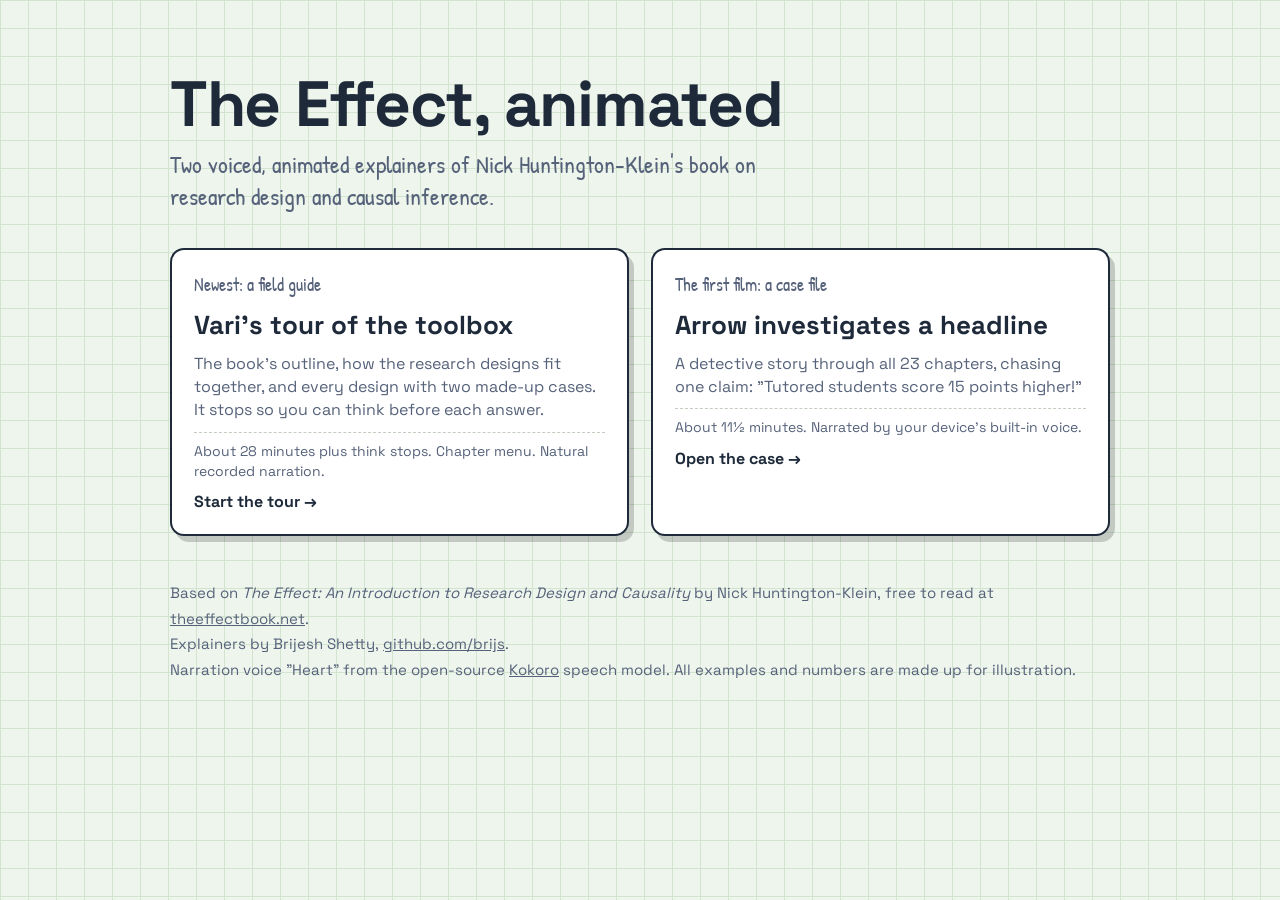
<file: index.html>
<!DOCTYPE html>
<html lang="en">
<head>
<meta charset="utf-8">
<meta name="viewport" content="width=device-width, initial-scale=1, viewport-fit=cover">
<meta name="explainer:topic" content="Data &amp; Research">
<meta name="explainer:tags" content="causality, research design, statistics, economics">
<title>The Effect: animated explainers</title>
<meta name="description" content="Two animated, voiced explainers of Nick Huntington-Klein's book The Effect: a detective case file and a field guide with pause-and-think cases.">
<link rel="preconnect" href="https://fonts.googleapis.com"><link rel="preconnect" href="https://fonts.gstatic.com" crossorigin>
<link href="https://fonts.googleapis.com/css2?family=Space+Grotesk:wght@400;600;700&family=Patrick+Hand&display=swap" rel="stylesheet">
<style>
:root{--bg:#EEF5EC;--grid:#D2E3CF;--ink:#1E2A3A;--muted:#56627A;--card:#FFFFFF;--line:#C3CDC0;--x:#2D5BFF;--accent:#FF8C42;
  box-sizing:border-box;padding-top:env(safe-area-inset-top,0px);padding-bottom:env(safe-area-inset-bottom,0px)}
@media (prefers-color-scheme: dark){:root:not([data-theme="light"]){--bg:#17141C;--grid:#25212B;--ink:#ECEFF4;--muted:#A3ABBA;--card:#2B2633;--line:#463F52}}
:root[data-theme="dark"]{--bg:#17141C;--grid:#25212B;--ink:#ECEFF4;--muted:#A3ABBA;--card:#2B2633;--line:#463F52}
*,*::before,*::after{box-sizing:inherit}
body{margin:0;min-height:100vh;font-family:'Space Grotesk',system-ui,sans-serif;color:var(--ink);background:var(--bg);
  background-image:linear-gradient(var(--grid) 1px,transparent 1px),linear-gradient(90deg,var(--grid) 1px,transparent 1px);background-size:28px 28px}
main{max-width:980px;margin:0 auto;padding:clamp(28px,6vw,72px) 20px 48px}
h1{font-size:clamp(34px,6vw,64px);line-height:1;margin:0 0 12px;letter-spacing:-.02em}
.lede{font-family:'Patrick Hand',cursive;font-size:clamp(19px,2.4vw,24px);color:var(--muted);margin:0 0 36px;max-width:640px}
.grid{display:grid;grid-template-columns:repeat(auto-fit,minmax(280px,1fr));gap:22px}
a.card{display:flex;flex-direction:column;gap:10px;text-decoration:none;color:inherit;background:var(--card);border:2px solid var(--ink);border-radius:14px;padding:22px;box-shadow:5px 6px 0 rgba(0,0,0,.18);transition:transform .12s,box-shadow .12s}
a.card:hover{transform:translate(-2px,-2px);box-shadow:8px 9px 0 rgba(0,0,0,.18)}
a.card:focus-visible{outline:3px solid var(--accent);outline-offset:3px}
.tag{font-family:'Patrick Hand',cursive;font-size:18px;color:var(--x);margin:0}
.card h2{margin:0;font-size:26px}
.card p{margin:0;line-height:1.45;color:var(--muted)}
.meta{font-size:14px;color:var(--muted);margin-top:auto;padding-top:8px;border-top:1px dashed var(--line)}
.go{font-weight:700;color:var(--ink)}
footer{margin-top:44px;font-size:15px;color:var(--muted);line-height:1.7}
footer a{color:inherit}
</style>
<script defer src="https://brijs.dev/t.js" data-site="the-effect-explainer"></script>
</head>
<body>
<main>
  <h1>The Effect, animated</h1>
  <p class="lede">Two voiced, animated explainers of Nick Huntington-Klein's book on research design and causal inference.</p>
  <div class="grid">
    <a class="card" href="field-guide/">
      <p class="tag">Newest: a field guide</p>
      <h2>Vari's tour of the toolbox</h2>
      <p>The book's outline, how the research designs fit together, and every design with two made-up cases. It stops so you can think before each answer.</p>
      <p class="meta">About 28 minutes plus think stops. Chapter menu. Natural recorded narration.</p>
      <span class="go">Start the tour →</span>
    </a>
    <a class="card" href="case-file/">
      <p class="tag">The first film: a case file</p>
      <h2>Arrow investigates a headline</h2>
      <p>A detective story through all 23 chapters, chasing one claim: "Tutored students score 15 points higher!"</p>
      <p class="meta">About 11½ minutes. Narrated by your device's built-in voice.</p>
      <span class="go">Open the case →</span>
    </a>
  </div>
  <footer>
    Based on <em>The Effect: An Introduction to Research Design and Causality</em> by Nick Huntington-Klein, free to read at <a href="https://theeffectbook.net">theeffectbook.net</a>.<br>
    Explainers by Brijesh Shetty, <a href="https://github.com/brijs">github.com/brijs</a>.<br>
    Narration voice "Heart" from the open-source <a href="https://github.com/hexgrad/kokoro">Kokoro</a> speech model. All examples and numbers are made up for illustration.
  </footer>
</main>
</body>
</html>
</file>
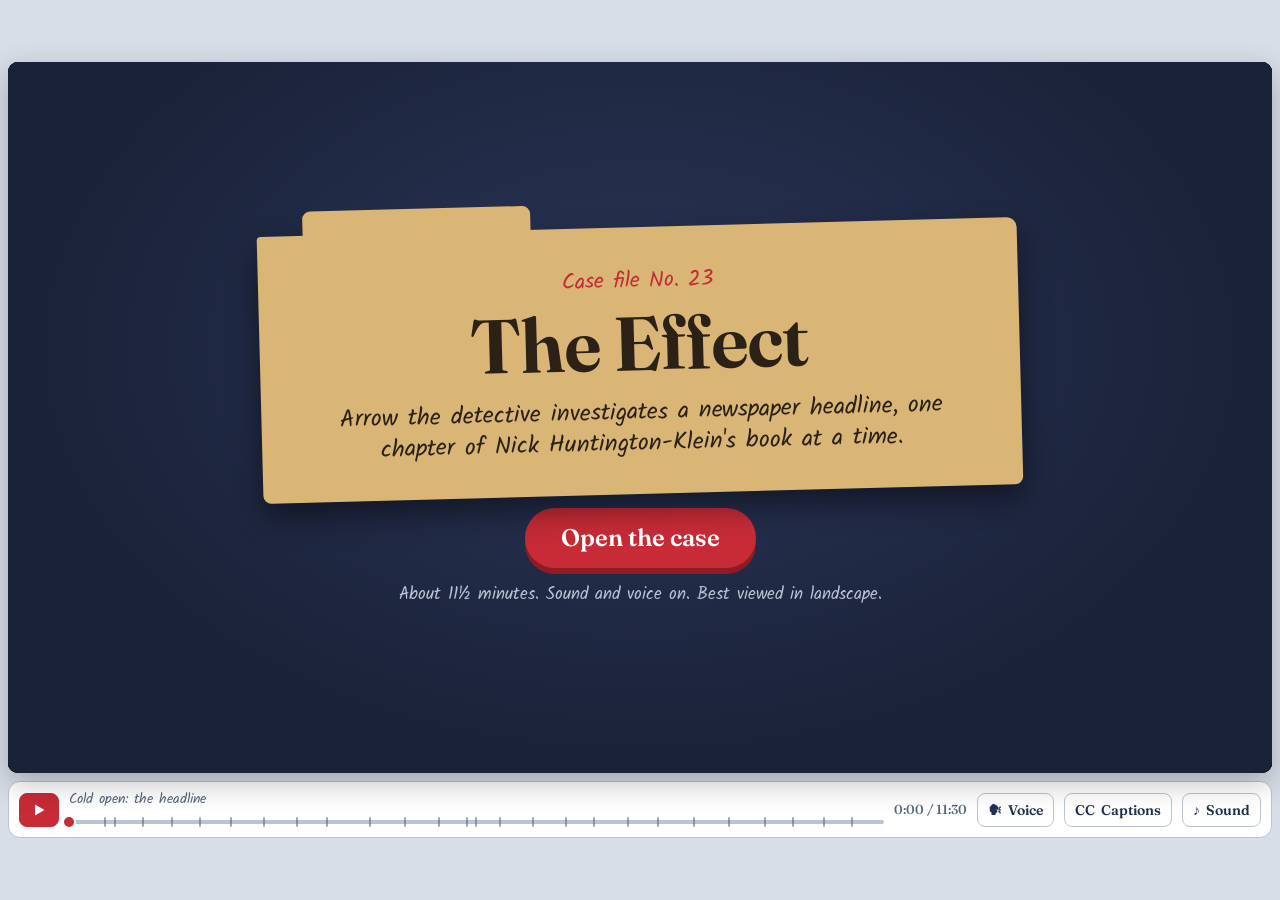
<file: case-file/index.html>
<!DOCTYPE html>
<html lang="en">
<head>
<meta charset="utf-8">
<meta name="viewport" content="width=device-width, initial-scale=1, viewport-fit=cover">
<title>The Effect: an animated case file</title>
<meta name="description" content="An animated, voiced walk through every chapter of Nick Huntington-Klein's The Effect, following Arrow the detective.">
<link rel="preconnect" href="https://fonts.googleapis.com">
<link rel="preconnect" href="https://fonts.gstatic.com" crossorigin>
<link href="https://fonts.googleapis.com/css2?family=Fraunces:ital,opsz,wght@0,9..144,400;0,9..144,600;0,9..144,700;1,9..144,600;1,9..144,700&family=Kalam:wght@400;700&display=swap" rel="stylesheet">
<style>
:root{
  --surround:#D7DEE8;
  --text:#22304F;
  --muted:#56637C;
  --ctrl:#FFFFFF;
  --ctrl-line:#B9C3D3;
  --red:#C62B36;
  --hi:#F4D03F;
  --night:#1A2238;
  box-sizing:border-box;
  padding-top:env(safe-area-inset-top,0px);
  padding-bottom:env(safe-area-inset-bottom,0px);
}
@media (prefers-color-scheme: dark){
  :root:not([data-theme="light"]){
    --surround:#0E1322;
    --text:#E6EAF2;
    --muted:#9AA6BF;
    --ctrl:#1A2238;
    --ctrl-line:#34405E;
  }
}
:root[data-theme="dark"]{
  --surround:#0E1322;
  --text:#E6EAF2;
  --muted:#9AA6BF;
  --ctrl:#1A2238;
  --ctrl-line:#34405E;
}
*,*::before,*::after{box-sizing:inherit}
html{height:100%;scroll-padding-top:env(safe-area-inset-top,0px)}
body{
  margin:0;height:100%;overflow:hidden;
  background:var(--surround);color:var(--text);
  font-family:'Fraunces',Georgia,'Times New Roman',serif;
  -webkit-tap-highlight-color:transparent;
}
#app{
  --w:min(calc(100vw - 16px), calc((100vh - 84px) * 16 / 9));
  height:100%;display:flex;flex-direction:column;align-items:center;justify-content:center;gap:8px;padding:6px 8px;
}
@supports (height:100dvh){ #app{ --w:min(calc(100vw - 16px), calc((100dvh - 84px - env(safe-area-inset-top,0px) - env(safe-area-inset-bottom,0px)) * 16 / 9)); } }
#stageWrap{position:relative;width:var(--w);aspect-ratio:16/9;border-radius:10px;overflow:hidden;background:var(--night);box-shadow:0 10px 30px rgba(0,0,0,.25)}
#stage{display:block;width:100%;height:100%}

/* start + end screens */
.overlay{
  position:absolute;inset:0;display:flex;flex-direction:column;align-items:center;justify-content:center;
  background:radial-gradient(ellipse at 50% 40%, #2A3557 0%, var(--night) 70%);
  color:#EEF1F6;text-align:center;padding:4%;gap:2.2%;
}
.overlay[hidden]{display:none}
.folder{
  position:relative;background:#D9B676;color:#2B2116;border-radius:4px 10px 8px 8px;
  padding:3.5% 6% 3%;width:min(78%,760px);transform:rotate(-1.5deg);
  box-shadow:0 14px 30px rgba(0,0,0,.45);
}
.folder::before{content:"";position:absolute;left:6%;top:-9%;width:30%;height:12%;background:#D9B676;border-radius:8px 8px 0 0}
.folder h1{margin:0;font-weight:650;font-size:clamp(28px,6.4vw,76px);line-height:1.05;letter-spacing:-.01em}
.folder p{margin:.6em 0 0;font-family:'Kalam','Comic Neue',cursive;font-size:clamp(13px,2.1vw,24px);line-height:1.3}
.folder .case{font-family:'Kalam','Comic Neue',cursive;color:var(--red);font-size:clamp(13px,2vw,22px);margin:0 0 .3em}
.bigbtn{
  font-family:'Fraunces',Georgia,serif;font-weight:600;font-size:clamp(15px,2.3vw,24px);
  background:var(--red);color:#fff;border:0;border-radius:999px;padding:.65em 1.5em;cursor:pointer;
  box-shadow:0 6px 0 #8E1C25;transition:transform .08s ease, box-shadow .08s ease;
}
.bigbtn:active{transform:translateY(4px);box-shadow:0 2px 0 #8E1C25}
.bigbtn:focus-visible,button:focus-visible{outline:3px solid var(--hi);outline-offset:3px}
.hint{font-family:'Kalam','Comic Neue',cursive;font-size:clamp(11px,1.6vw,17px);color:#B9C3D6;margin:0}

/* controls */
#controls{
  width:var(--w);display:flex;align-items:center;gap:10px;
  background:var(--ctrl);border:1px solid var(--ctrl-line);border-radius:12px;padding:6px 10px;
}
#controls button{
  font:600 14px/1 'Fraunces',Georgia,serif;color:var(--text);background:transparent;border:1px solid var(--ctrl-line);
  border-radius:8px;height:34px;min-width:34px;padding:0 10px;cursor:pointer;display:inline-flex;align-items:center;justify-content:center;gap:6px;
}
#controls button[aria-pressed="false"]{opacity:.5;text-decoration:line-through}
#play{background:var(--red)!important;color:#fff!important;border-color:var(--red)!important;width:40px;padding:0!important}
#play svg{width:16px;height:16px;fill:#fff}
#scrubBox{flex:1;min-width:0;display:flex;flex-direction:column;gap:3px}
#chapLabel{font-family:'Kalam','Comic Neue',cursive;font-size:14px;color:var(--muted);white-space:nowrap;overflow:hidden;text-overflow:ellipsis}
#track{position:relative;height:18px;cursor:pointer;touch-action:none}
#track .rail{position:absolute;left:0;right:0;top:7px;height:4px;border-radius:2px;background:var(--ctrl-line)}
#fill{position:absolute;left:0;top:7px;height:4px;border-radius:2px;background:var(--red);width:0}
#ticks i{position:absolute;top:4px;width:2px;height:10px;background:var(--muted);opacity:.55;border-radius:1px}
#knob{position:absolute;top:2px;width:14px;height:14px;margin-left:-7px;border-radius:50%;background:var(--red);border:2px solid var(--ctrl);left:0}
#time{font:500 13px/1 'Fraunces',Georgia,serif;font-variant-numeric:tabular-nums;color:var(--muted);white-space:nowrap}
#rotateHint{display:none;font-family:'Kalam','Comic Neue',cursive;font-size:14px;color:var(--muted);margin:0}
@media (orientation:portrait) and (max-width:700px){
  #rotateHint{display:block}
  #controls{flex-wrap:wrap}
  #scrubBox{order:5;flex-basis:100%}
}
@media (max-width:560px){
  #controls button.lab span{display:none}
  #time{display:none}
}
</style>
<script defer src="https://brijs.dev/t.js" data-site="the-effect-explainer"></script>
</head>
<body>
<main id="app">
  <div id="stageWrap">
    <svg id="stage" viewBox="0 0 1600 900" role="img" aria-label="Animated explainer of The Effect"></svg>
    <div class="overlay" id="startScreen">
      <div class="folder">
        <p class="case">Case file No. 23</p>
        <h1>The Effect</h1>
        <p>Arrow the detective investigates a newspaper headline, one chapter of Nick Huntington-Klein's book at a time.</p>
      </div>
      <button class="bigbtn" id="startBtn">Open the case</button>
      <p class="hint">About 11½ minutes. Sound and voice on. Best viewed in landscape.</p>
    </div>
    <div class="overlay" id="endScreen" hidden>
      <div class="folder">
        <p class="case">Case open</p>
        <h1>Keep asking why</h1>
        <p>Read the whole book free at theeffectbook.net</p>
      </div>
      <button class="bigbtn" id="againBtn">Watch again</button>
    </div>
  </div>
  <div id="controls">
    <button id="play" aria-label="Play" data-state=""></button>
    <div id="scrubBox">
      <div id="chapLabel">Cold open</div>
      <div id="track" role="slider" tabindex="0" aria-label="Film position" aria-valuemin="0" aria-valuemax="690" aria-valuenow="0">
        <div class="rail"></div><div id="ticks"></div><div id="fill"></div><div id="knob"></div>
      </div>
    </div>
    <span id="time">0:00 / 11:30</span>
    <button id="voiceBtn" class="lab" aria-pressed="true" title="Arrow's voice">🗣<span>Voice</span></button>
    <button id="capBtn" class="lab" aria-pressed="true" title="Captions">CC<span>Captions</span></button>
    <button id="soundBtn" class="lab" aria-pressed="true" title="Music and sound effects">♪<span>Sound</span></button>
  </div>
  <p id="rotateHint">Turn your phone sideways for a bigger picture.</p>
</main>
<script>
'use strict';
/* ============================================================
   THE EFFECT: THE CASE OF THE TUTORING PROGRAM
   One master clock drives the SVG animation, the synthesized
   sound effects, the music and Arrow's voice.
   ============================================================ */
const NS = 'http://www.w3.org/2000/svg';
const W = 1600, H = 900;
const C = {
  night: '#1A2238', cork: '#B48A57', corkDark: '#93703F', card: '#F4F6F9', red: '#C62B36', hi: '#F4D03F',
  teal: '#2A8C82', slate: '#6B7A90', ink: '#22304F', body: '#2E4E8F', bodyDark: '#1C3264', brass: '#C9A227',
  wood: '#5E4026', purple: '#7B5EA7', green: '#3F8A4E', paper: '#ECE8DE', blueprint: '#2F5D8C', okGreen: '#2E8B57'
};
const SERIF = "'Fraunces', Georgia, 'Times New Roman', serif";
const HAND = "'Kalam', 'Comic Neue', 'Comic Sans MS', cursive";
const REDUCED = !!(window.matchMedia && window.matchMedia('(prefers-reduced-motion: reduce)').matches);

/* ---------- small helpers ---------- */
function el(tag, attrs, parent) {
  const e = document.createElementNS(NS, tag);
  if (attrs) for (const k in attrs) if (attrs[k] != null) e.setAttribute(k, attrs[k]);
  if (parent) parent.appendChild(e);
  return e;
}
function G(parent, attrs) { return el('g', attrs || {}, parent); }
function rng(seed) {
  let a = seed >>> 0;
  return function () { a |= 0; a = a + 0x6D2B79F5 | 0; let t = Math.imul(a ^ a >>> 15, 1 | a); t = t + Math.imul(t ^ t >>> 7, 61 | t) ^ t; return ((t ^ t >>> 14) >>> 0) / 4294967296; };
}
function gauss(r) { let u = 0, v = 0; while (u === 0) u = r(); while (v === 0) v = r(); return Math.sqrt(-2 * Math.log(u)) * Math.cos(2 * Math.PI * v); }
const clamp = (v, a, b) => Math.max(a, Math.min(b, v));
const lerp = (a, b, p) => a + (b - a) * p;
const EASE = {
  lin: p => p,
  io: p => p < .5 ? 4 * p * p * p : 1 - Math.pow(-2 * p + 2, 3) / 2,
  o: p => 1 - Math.pow(1 - p, 3),
  i: p => p * p * p,
  back: p => { const c1 = 1.70158, c3 = c1 + 1; return 1 + c3 * Math.pow(p - 1, 3) + c1 * Math.pow(p - 1, 2); },
  step: p => p < 1 ? 0 : 1
};
function fmtTime(s) { s = Math.max(0, Math.floor(s)); return Math.floor(s / 60) + ':' + String(s % 60).padStart(2, '0'); }

/* rich text: *word* becomes italic */
function setRich(t, str) {
  while (t.firstChild) t.removeChild(t.firstChild);
  String(str).split('*').forEach((p, i) => {
    if (!p) return;
    const s = el('tspan', {}, t);
    if (i % 2 === 1) s.setAttribute('font-style', 'italic');
    s.textContent = p;
  });
}
function T(parent, x, y, str, o) {
  o = o || {};
  const t = el('text', {
    x, y, 'text-anchor': o.anchor || 'middle', 'font-family': o.font || HAND, 'font-size': o.size || 28,
    fill: o.fill || C.ink, 'font-weight': o.weight || 400
  }, parent);
  if (o.italic) t.setAttribute('font-style', 'italic');
  if (o.opacity != null) t.setAttribute('opacity', o.opacity);
  setRich(t, str);
  return t;
}

/* ---------- animatable state ---------- */
function st(e) { if (!e._st) e._st = { x: 0, y: 0, s: 1, r: 0, o: 1, sx: 1, sy: 1, ox: 0, oy: 0 }; return e._st; }
function pv(e, ox, oy) { const s = st(e); s.ox = ox; s.oy = oy; return e; }
const DEF = { x: 0, y: 0, s: 1, r: 0, o: 1, sx: 1, sy: 1, d: 1 };
function applyT(e) {
  const s = e._st;
  if (s.x || s.y || s.s !== 1 || s.r || s.sx !== 1 || s.sy !== 1) {
    const sc1 = s.s * s.sx, sc2 = s.s * s.sy;
    e.setAttribute('transform', `translate(${(s.x + s.ox).toFixed(2)} ${(s.y + s.oy).toFixed(2)}) rotate(${s.r.toFixed(2)}) scale(${sc1.toFixed(4)} ${sc2.toFixed(4)}) translate(${-s.ox} ${-s.oy})`);
  } else e.removeAttribute('transform');
  const o = clamp(s.o, 0, 1);
  if (o < 0.999) e.setAttribute('opacity', o.toFixed(3)); else e.removeAttribute('opacity');
  e.style.display = (o <= 0.002 || (s._dt && s.d <= 0.002)) ? 'none' : '';
  if (s._dt) {
    e.setAttribute('stroke-dasharray', '1 1');
    e.setAttribute('stroke-dashoffset', (1 - clamp(s.d, 0, 1)).toFixed(4));
  }
}
function valAt(keys, t) {
  if (t <= keys[0][0]) return keys[0][1];
  for (let i = 1; i < keys.length; i++) {
    const b = keys[i];
    if (t < b[0]) {
      const a = keys[i - 1], span = b[0] - a[0];
      if (span <= 0) return b[1];
      return a[1] + (b[1] - a[1]) * EASE[b[2] || 'io']((t - a[0]) / span);
    }
  }
  return keys[keys.length - 1][1];
}
function stepAt(keys, t, def) { let v = def; for (const k of keys) { if (k[0] <= t) v = k[1]; else break; } return v; }

/* ---------- stage ---------- */
let svg, defs, boardLayer, sceneLayer, arrowLayer, vignetteLayer, titleLayer, capLayer, darkRect;
let UID = 0;
function clipRect(g, x, y, w, h) {
  const id = 'c' + (++UID);
  const cp = el('clipPath', { id }, defs);
  const r = el('rect', { x, y, width: w, height: h }, cp);
  g.setAttribute('clip-path', `url(#${id})`);
  return r;
}

function buildBoard() {
  const g = boardLayer;
  el('rect', { x: 0, y: 0, width: W, height: H, fill: C.night }, g);
  // cork speckle pattern
  const pat = el('pattern', { id: 'cork', width: 180, height: 180, patternUnits: 'userSpaceOnUse' }, defs);
  el('rect', { width: 180, height: 180, fill: C.cork }, pat);
  const r = rng(11);
  for (let i = 0; i < 140; i++) {
    el('circle', { cx: (r() * 180).toFixed(1), cy: (r() * 180).toFixed(1), r: (0.8 + r() * 2.2).toFixed(1), fill: r() < .55 ? C.corkDark : '#C9A170', opacity: (0.35 + r() * 0.4).toFixed(2) }, pat);
  }
  el('rect', { x: 22, y: 22, width: W - 44, height: H - 44, rx: 10, fill: 'url(#cork)' }, g);
  el('rect', { x: 22, y: 22, width: W - 44, height: H - 44, rx: 10, fill: 'none', stroke: C.wood, 'stroke-width': 22 }, g);
  el('rect', { x: 33, y: 33, width: W - 66, height: H - 66, rx: 4, fill: 'none', stroke: '#3B2814', 'stroke-width': 3, opacity: .5 }, g);
  // lamp vignette
  const rg = el('radialGradient', { id: 'vig', cx: '50%', cy: '42%', r: '70%' }, defs);
  el('stop', { offset: '55%', 'stop-color': '#000', 'stop-opacity': 0 }, rg);
  el('stop', { offset: '100%', 'stop-color': '#000', 'stop-opacity': .38 }, rg);
  el('rect', { x: 0, y: 0, width: W, height: H, fill: 'url(#vig)', 'pointer-events': 'none' }, vignetteLayer);
}

/* ---------- reusable props ---------- */
function pushpin(g, x, y, color) {
  const p = G(g);
  el('ellipse', { cx: x + 3, cy: y + 6, rx: 8, ry: 4, fill: '#000', opacity: .25 }, p);
  el('circle', { cx: x, cy: y, r: 9, fill: color || C.red }, p);
  el('circle', { cx: x - 3, cy: y - 3, r: 3, fill: '#fff', opacity: .6 }, p);
  return p;
}
function card(g, cx, cy, w, h, o) {
  o = o || {};
  const outer = pv(G(g), cx, cy);
  const inner = G(outer, o.rot ? { transform: `rotate(${o.rot} ${cx} ${cy})` } : {});
  const rx = o.rx != null ? o.rx : 6;
  el('rect', { x: cx - w / 2 + 6, y: cy - h / 2 + 8, width: w, height: h, rx, fill: '#000', opacity: .22 }, inner);
  el('rect', { x: cx - w / 2, y: cy - h / 2, width: w, height: h, rx, fill: o.fill || C.card, stroke: o.stroke || 'none', 'stroke-width': o.sw || 0 }, inner);
  if (o.ruled) el('line', { x1: cx - w / 2 + 14, x2: cx + w / 2 - 14, y1: cy - h / 2 + 50, y2: cy - h / 2 + 50, stroke: C.red, 'stroke-width': 2, opacity: .45 }, inner);
  if (o.pin !== false) pushpin(inner, cx, cy - h / 2 + 13, o.pinColor || C.red);
  outer.inner = inner; outer.cx = cx; outer.cy = cy; outer.w = w; outer.h = h;
  return outer;
}
function note(g, cx, cy, text, o) {
  o = o || {};
  const size = o.size || 30, lh = size * 1.22;
  const lines = String(text).split('\n');
  const w = o.w || Math.max(...lines.map(l => l.replace(/\*/g, '').length)) * size * 0.5 + 64;
  const h = o.h || lines.length * lh + 44;
  const c = card(g, cx, cy, w, h, o);
  const top = cy - h / 2 + 22 + (h - 22 - lines.length * lh) / 2;
  lines.forEach((l, i) => T(c.inner, cx, top + size * 0.88 + i * lh, l, { size, font: o.font || HAND, fill: o.color || C.ink, weight: o.weight }));
  return c;
}
function node(g, x, y, letter, name, kind, o) {
  o = o || {}; kind = kind || 'obs';
  const n = pv(G(g), x, y), r = o.r || 34;
  el('circle', { cx: x + 4, cy: y + 6, r, fill: '#000', opacity: .22 }, n);
  let fill = C.card, ink = C.ink, stroke = C.ink, sw = 3, dash = null;
  if (kind === 'T') { fill = C.teal; ink = '#fff'; stroke = 'none'; sw = 0; }
  else if (kind === 'Y') { fill = C.red; ink = '#fff'; stroke = 'none'; sw = 0; }
  else if (kind === 'Z') { fill = C.hi; }
  else if (kind === 'U') { dash = '7 6'; }
  el('circle', { cx: x, cy: y, r, fill, stroke, 'stroke-width': sw, 'stroke-dasharray': dash }, n);
  T(n, x, y + r * 0.32, letter, { font: SERIF, size: o.ls || r * 0.95, fill: ink, weight: 600 });
  pushpin(n, x, y - r + 3, C.brass);
  if (name) {
    const ns = o.ns || 22, w = name.length * ns * 0.52 + 22, ty = y + r + 30;
    el('rect', { x: x - w / 2, y: ty - ns - 2, width: w, height: ns + 12, rx: 4, fill: C.card, opacity: .96 }, n);
    T(n, x, ty, name, { size: ns });
  }
  n.pos = { x, y, r };
  return n;
}
function quadPoint(a, c, b, t) { const u = 1 - t; return { x: u * u * a.x + 2 * u * t * c.x + t * t * b.x, y: u * u * a.y + 2 * u * t * c.y + t * t * b.y }; }
function link(g, A, B, o) {
  o = o || {};
  const a = A.pos || A, b = B.pos || B;
  const ra = (a.r || 0) + 6, rb = (b.r || 0) + 10;
  const dx = b.x - a.x, dy = b.y - a.y, len = Math.hypot(dx, dy), ux = dx / len, uy = dy / len;
  const px = -uy, py = ux, bend = o.bend || 0;
  const c = { x: (a.x + b.x) / 2 + px * bend * len, y: (a.y + b.y) / 2 + py * bend * len };
  const sdx = c.x - a.x, sdy = c.y - a.y, sl = Math.hypot(sdx, sdy) || 1;
  const s = { x: a.x + sdx / sl * ra, y: a.y + sdy / sl * ra };
  const edx = b.x - c.x, edy = b.y - c.y, ell = Math.hypot(edx, edy) || 1;
  const e = { x: b.x - edx / ell * rb, y: b.y - edy / ell * rb };
  const lg = G(g);
  const col = o.color || C.red;
  const d = `M${s.x.toFixed(1)} ${s.y.toFixed(1)} Q${c.x.toFixed(1)} ${c.y.toFixed(1)} ${e.x.toFixed(1)} ${e.y.toFixed(1)}`;
  const path = el('path', { d, stroke: col, 'stroke-width': o.w || 5, fill: 'none', 'stroke-linecap': 'round', 'stroke-dasharray': o.dash || null, pathLength: o.dash ? null : 1 }, lg);
  const ang = Math.atan2(edy, edx) * 180 / Math.PI;
  const head = G(lg);
  if (!o.noHead) el('polygon', { points: '0,0 -21,-11 -21,11', fill: col, transform: `translate(${e.x.toFixed(1)} ${e.y.toFixed(1)}) rotate(${ang.toFixed(1)})` }, head);
  const mid = quadPoint(s, c, e, .5);
  return { g: lg, path, head, d, mid, s, c, e, at: t => quadPoint(s, c, e, t) };
}
function door(g, x, y) {
  const d = pv(G(g), x, y);
  el('rect', { x: x - 20, y: y - 30, width: 40, height: 58, fill: '#120d0a', rx: 2 }, d);
  const leaf = pv(G(d), x - 20, y);
  el('rect', { x: x - 20, y: y - 30, width: 40, height: 58, fill: '#8A5A35', stroke: '#5E3B20', 'stroke-width': 3, rx: 2 }, leaf);
  el('circle', { cx: x + 11, cy: y, r: 3.5, fill: C.brass }, leaf);
  el('rect', { x: x - 24, y: y - 34, width: 48, height: 66, fill: 'none', stroke: '#3B2A1E', 'stroke-width': 4, rx: 3 }, d);
  d.leaf = leaf;
  return d;
}
function lock(g, x, y, label) {
  const l = pv(G(g), x, y);
  el('path', { d: `M${x - 13} ${y - 6} v-12 a13 13 0 0 1 26 0 v12`, fill: 'none', stroke: '#8d8d8d', 'stroke-width': 6 }, l);
  el('rect', { x: x - 20, y: y - 8, width: 40, height: 32, rx: 5, fill: C.brass, stroke: '#8a6d12', 'stroke-width': 2 }, l);
  el('circle', { cx: x, cy: y + 6, r: 4, fill: '#5a4508' }, l);
  if (label) {
    const w = label.length * 11 + 22;
    el('rect', { x: x - w / 2, y: y + 30, width: w, height: 30, rx: 4, fill: C.card }, l);
    T(l, x, y + 52, label, { size: 20 });
  }
  return l;
}
function student(g, x, y, col) {
  const s = pv(G(g), x, y);
  el('ellipse', { cx: x + 3, cy: y + 50, rx: 26, ry: 6, fill: '#000', opacity: .2 }, s);
  s.bodyRect = el('rect', { x: x - 24, y: y - 2, width: 48, height: 50, rx: 18, fill: col || C.slate }, s);
  s.tealRect = el('rect', { x: x - 24, y: y - 2, width: 48, height: 50, rx: 18, fill: C.teal, opacity: 0 }, s);
  el('circle', { cx: x, cy: y - 24, r: 20, fill: '#F0D0B2' }, s);
  el('path', { d: `M${x - 21} ${y - 27} Q${x} ${y - 56} ${x + 21} ${y - 27} Q${x} ${y - 38} ${x - 21} ${y - 27}Z`, fill: '#3B2A1E' }, s);
  el('circle', { cx: x - 7, cy: y - 22, r: 2.6, fill: C.ink }, s);
  el('circle', { cx: x + 7, cy: y - 22, r: 2.6, fill: C.ink }, s);
  return s;
}
function chart(g, cx, cy, w, h, o) {
  o = o || {};
  const c = card(g, cx, cy, w, h, { rot: o.rot || 0, pinColor: o.pinColor });
  const L = cx - w / 2 + (o.padL || 92), R = cx + w / 2 - (o.padR || 34), Tp = cy - h / 2 + (o.padT || 48), B = cy + h / 2 - (o.padB || 70);
  const ax = G(c.inner);
  el('line', { x1: L, y1: B, x2: R, y2: B, stroke: C.ink, 'stroke-width': 3, 'stroke-linecap': 'round' }, ax);
  el('line', { x1: L, y1: B, x2: L, y2: Tp, stroke: C.ink, 'stroke-width': 3, 'stroke-linecap': 'round' }, ax);
  if (o.xl) T(ax, (L + R) / 2, B + 48, o.xl, { size: 25 });
  if (o.yl) { const yt = T(ax, L - 46, (Tp + B) / 2, o.yl, { size: 25 }); yt.setAttribute('transform', `rotate(-90 ${L - 46} ${(Tp + B) / 2})`); }
  const [x0, x1] = o.xr || [0, 1], [y0, y1] = o.yr || [0, 1];
  c.px = v => L + (v - x0) / (x1 - x0) * (R - L);
  c.py = v => B - (v - y0) / (y1 - y0) * (B - Tp);
  Object.assign(c, { L, R, T: Tp, B });
  c.plot = G(c.inner);
  return c;
}
function stampBox(g, x, y, lines, o) {
  o = o || {};
  const s = pv(G(g), x, y);
  const inner = G(s, { transform: `rotate(${o.rot != null ? o.rot : -8} ${x} ${y})` });
  const size = o.size || 38, col = o.color || C.red;
  const w = o.w || Math.max(...lines.map(l => l.length)) * size * 0.56 + 50, h = lines.length * size * 1.2 + 30;
  el('rect', { x: x - w / 2, y: y - h / 2, width: w, height: h, rx: 8, fill: o.fill || 'none', stroke: col, 'stroke-width': 6 }, inner);
  lines.forEach((l, i) => T(inner, x, y - h / 2 + 18 + size * 0.95 + i * size * 1.2, l, { font: SERIF, size, fill: col, weight: 700 }));
  return s;
}
function xMark(g, x, y, size, col) {
  const m = pv(G(g), x, y), s = size || 26;
  el('path', { d: `M${x - s} ${y - s} L${x + s} ${y + s} M${x + s} ${y - s} L${x - s} ${y + s}`, stroke: col || C.red, 'stroke-width': 9, 'stroke-linecap': 'round' }, m);
  return m;
}
function check(g, x, y, size) {
  const m = pv(G(g), x, y), s = size || 24;
  el('circle', { cx: x, cy: y, r: s * 1.25, fill: C.okGreen }, m);
  el('path', { d: `M${x - s * .55} ${y + s * .02} L${x - s * .12} ${y + s * .45} L${x + s * .6} ${y - s * .45}`, stroke: '#fff', 'stroke-width': 7, fill: 'none', 'stroke-linecap': 'round', 'stroke-linejoin': 'round' }, m);
  return m;
}
function pathD(pts) { return pts.map((p, i) => (i ? 'L' : 'M') + p[0].toFixed(1) + ' ' + p[1].toFixed(1)).join(' '); }
function fitLine(xs, ys) {
  const n = xs.length, mx = xs.reduce((a, b) => a + b, 0) / n, my = ys.reduce((a, b) => a + b, 0) / n;
  let sxy = 0, sxx = 0;
  for (let i = 0; i < n; i++) { sxy += (xs[i] - mx) * (ys[i] - my); sxx += (xs[i] - mx) ** 2; }
  const b = sxy / sxx; return { a: my - b * mx, b };
}

/* ---------- scenes and the builder API ---------- */
const scenes = [];
function scene(def) { scenes.push(def); }
const HOME_L = 150, HOME_R = 1450, FLOOR = 735;

function makeBuilder(sc) {
  const g = G(sceneLayer); g.style.display = 'none';
  Object.assign(sc, { g, tracks: new Map(), fns: [], cues: [], says: [], ax: [], ay: [], ao: [], am: [] });
  const S = {
    g, sc, _x: HOME_L, _y: FLOOR,
    k(e, p, ...keys) {
      st(e);
      let m = sc.tracks.get(e); if (!m) { m = {}; sc.tracks.set(e, m); }
      (m[p] || (m[p] = [])).push(...keys.map(k => k.slice()));
      return e;
    },
    pop(e, at, d) { d = d || .42; S.k(e, 'o', [at, 0], [at + .1, 1, 'lin']); S.k(e, 's', [at, .3], [at + d, 1, 'back']); return e; },
    fadeIn(e, at, d, to) { S.k(e, 'o', [at, 0], [at + (d || .45), to == null ? 1 : to, 'o']); return e; },
    fadeOut(e, at, d, to) { S.k(e, 'o', [at, null], [at + (d || .4), to || 0, 'io']); return e; },
    to(e, p, at, d, v, ease) { S.k(e, p, [at, null], [at + d, v, ease || 'io']); return e; },
    draw(lk, at, d, snd) {
      d = d || .7;
      S.k(lk.path, 'd', [at, 0], [at + d, 1, 'io']);
      S.k(lk.head, 'o', [at + d - .1, 0], [at + d, 1, 'lin']);
      if (snd !== false) S.sfx(at, 'string');
      return lk;
    },
    glow(lk, at, d, to) {
      if (!lk.glow) { lk.glow = el('path', { d: lk.d, stroke: C.hi, 'stroke-width': 22, fill: 'none', 'stroke-linecap': 'round' }); lk.g.insertBefore(lk.glow, lk.g.firstChild); }
      S.k(lk.glow, 'o', [at, 0], [at + (d || .5), to == null ? .9 : to]);
      return lk;
    },
    fn(at, d, f) { sc.fns.push({ at, d, f }); },
    sfx(at, name, arg) { sc.cues.push({ at, name, arg }); },
    say(at, text) { sc.says.push({ at, text }); },
    stamp(e, at) { S.k(e, 'o', [at, 0], [at + .08, 1, 'lin']); S.k(e, 's', [at, 1.9], [at + .18, 1, 'o']); S.sfx(at + .15, 'stamp'); return e; },
    place(x, y, m) { y = y == null ? FLOOR : y; sc.ax = [[0, x]]; sc.ay = [[0, y]]; sc.am = [[0, m || 'neutral']]; S._x = x; S._y = y; },
    walk(at, d, x, y, steps) {
      if (y == null) y = S._y;
      sc.ax.push([at, S._x], [at + d, x, 'io']); sc.ay.push([at, S._y], [at + d, y, 'io']);
      if (steps !== false && (x !== S._x || y !== S._y)) for (let s = at + .12; s < at + d - .05; s += .34) S.sfx(s, 'step');
      S._x = x; S._y = y;
    },
    mood(at, m) { sc.am.push([at, m]); },
    arrowO(...keys) { sc.ao.push(...keys); }
  };
  return S;
}
function finalizeScene(sc) {
  for (const [e, m] of sc.tracks) {
    for (const p in m) {
      const keys = m[p].sort((a, b) => a[0] - b[0]);
      let prev = DEF[p];
      for (const k of keys) { if (k[1] === null) k[1] = prev; prev = k[1]; }
      if (p === 'd') st(e)._dt = true;
    }
  }
  const byT = (a, b) => a[0] - b[0];
  sc.ax.sort(byT); sc.ay.sort(byT); sc.am.sort(byT); sc.ao.sort(byT);
  if (!sc.ao.length) sc.ao = [[0, 1]];
  sc.says.sort((a, b) => a.at - b.at);
  sc.says.forEach((s, i) => {
    const nx = sc.says[i + 1];
    let d = nx ? Math.min(nx.at - s.at - .15, 5.2) : 5.2;
    d = Math.min(d, sc.dur - s.at - .3);
    s.dur = Math.max(1.6, d);
  });
}

/* chapter scenes get the title card, motif and transition automatically */
function chap(num, title, dur, build, short) {
  scene({ name: `Chapter ${num}: ${title}`, short: short || title, chapter: num, title, dur, build });
}

/* ---------- Arrow, the detective ---------- */
let AR;
function buildArrow(parent) {
  const A = G(parent), flip = G(A), bob = G(flip);
  el('path', { d: 'M -36 -34 C -70 -40, -62 -4, -96 -8', stroke: C.red, 'stroke-width': 5, fill: 'none', 'stroke-linecap': 'round' }, bob);
  el('polygon', { points: '-115,-9 -95,-20 -97,2', fill: C.red }, bob);
  el('ellipse', { cx: -17, cy: -6, rx: 14, ry: 7, fill: C.bodyDark }, bob);
  el('ellipse', { cx: 17, cy: -6, rx: 14, ry: 7, fill: C.bodyDark }, bob);
  const head = G(bob);
  el('circle', { cx: 0, cy: -52, r: 45, fill: C.body }, head);
  el('circle', { cx: -16, cy: -70, r: 12, fill: '#fff', opacity: .13 }, head);
  const eyes = G(head);
  const eyesOpen = G(eyes);
  el('ellipse', { cx: -15, cy: -58, rx: 11, ry: 13, fill: C.card }, eyesOpen);
  el('ellipse', { cx: 15, cy: -58, rx: 11, ry: 13, fill: C.card }, eyesOpen);
  const pupils = [el('circle', { cx: -13, cy: -56, r: 5.5, fill: '#10182B' }, eyesOpen), el('circle', { cx: 17, cy: -56, r: 5.5, fill: '#10182B' }, eyesOpen)];
  const lid = el('rect', { x: -28, y: -73, width: 27, height: 13, fill: C.body }, eyesOpen);
  const eyesClosed = G(eyes);
  el('path', { d: 'M -25 -55 Q -15 -66 -5 -55', stroke: '#10182B', 'stroke-width': 4, fill: 'none', 'stroke-linecap': 'round' }, eyesClosed);
  el('path', { d: 'M 5 -55 Q 15 -66 25 -55', stroke: '#10182B', 'stroke-width': 4, fill: 'none', 'stroke-linecap': 'round' }, eyesClosed);
  const browSus = el('path', { d: 'M 5 -80 L 27 -86', stroke: '#10182B', 'stroke-width': 4, 'stroke-linecap': 'round' }, head);
  const browWor = el('path', { d: 'M -25 -74 L -8 -80 M 8 -80 L 25 -74', stroke: '#10182B', 'stroke-width': 4, 'stroke-linecap': 'round', fill: 'none' }, head);
  const mouths = {
    smile: el('path', { d: 'M -12 -34 Q 0 -24 12 -34', stroke: '#10182B', 'stroke-width': 4, fill: 'none', 'stroke-linecap': 'round' }, head),
    o: el('ellipse', { cx: 2, cy: -31, rx: 5, ry: 6, fill: '#10182B' }, head),
    big: el('ellipse', { cx: 1, cy: -30, rx: 8, ry: 10, fill: '#10182B' }, head),
    flat: el('path', { d: 'M -10 -31 L 10 -32', stroke: '#10182B', 'stroke-width': 4, 'stroke-linecap': 'round' }, head),
    open: el('path', { d: 'M -14 -37 Q 0 -15 14 -37 Z', fill: '#10182B' }, head),
    wavy: el('path', { d: 'M -13 -30 Q -6 -36 0 -30 Q 6 -24 13 -30', stroke: '#10182B', 'stroke-width': 4, fill: 'none', 'stroke-linecap': 'round' }, head)
  };
  const sweat = el('path', { d: 'M 40 -88 Q 47 -76 40 -72 Q 33 -76 40 -88 Z', fill: '#8EC9F0' }, head);
  const hat = G(head);
  el('ellipse', { cx: 0, cy: -91, rx: 44, ry: 8, fill: '#3B2A1E' }, hat);
  el('path', { d: 'M -27 -93 L -23 -124 Q 0 -133 23 -124 L 27 -93 Z', fill: '#4A3526' }, hat);
  el('rect', { x: -26, y: -102, width: 52, height: 7, fill: C.red }, hat);
  const glass = G(bob);
  el('circle', { cx: 38, cy: -40, r: 8, fill: C.body }, glass);
  el('line', { x1: 40, y1: -42, x2: 58, y2: -60, stroke: '#5B3A21', 'stroke-width': 7, 'stroke-linecap': 'round' }, glass);
  el('circle', { cx: 70, cy: -72, r: 19, fill: '#DDEBFA', 'fill-opacity': .35, stroke: C.brass, 'stroke-width': 6 }, glass);
  AR = { A, flip, bob, head, eyes, eyesOpen, eyesClosed, pupils, lid, browSus, browWor, mouths, sweat, hat, glass, mood: null };
}
const MOODS = {
  neutral: { mouth: 'smile' },
  curious: { mouth: 'o', tilt: -8, look: [3, -3] },
  suspicious: { mouth: 'flat', lid: 1, brow: 'sus', look: [-2, 1] },
  eureka: { mouth: 'open', eye: 1.2, glass: -38 },
  worried: { mouth: 'wavy', brow: 'wor', sweat: 1, look: [0, 2] },
  proud: { mouth: 'smile', closed: 1, hat: 1 },
  shocked: { mouth: 'big', eye: 1.28, hatUp: 1 }
};
function show(e, on) { e.style.display = on ? '' : 'none'; }
function setMood(m) {
  if (AR.mood === m) return;
  AR.mood = m;
  const d = MOODS[m] || MOODS.neutral;
  for (const k in AR.mouths) show(AR.mouths[k], k === d.mouth);
  show(AR.lid, !!d.lid); show(AR.browSus, d.brow === 'sus'); show(AR.browWor, d.brow === 'wor'); show(AR.sweat, !!d.sweat);
  show(AR.eyesOpen, !d.closed); show(AR.eyesClosed, !!d.closed);
  const lk = d.look || [0, 0];
  AR.pupils[0].setAttribute('cx', -13 + lk[0]); AR.pupils[0].setAttribute('cy', -56 + lk[1]);
  AR.pupils[1].setAttribute('cx', 17 + lk[0]); AR.pupils[1].setAttribute('cy', -56 + lk[1]);
  AR.head.setAttribute('transform', d.tilt ? `rotate(${d.tilt} 0 -50)` : '');
  AR.hat.setAttribute('transform', d.hat ? 'translate(0 -9) rotate(-16 0 -92)' : d.hatUp ? 'translate(0 -16)' : '');
  AR.glass.setAttribute('transform', d.glass ? `rotate(${d.glass} 38 -40)` : '');
  AR.eyeScale = d.eye || 1;
}
function moveInfo(keys, t) {
  for (let i = 1; i < keys.length; i++) {
    const a = keys[i - 1], b = keys[i];
    if (t >= a[0] && t < b[0] && a[1] !== b[1]) return Math.sign(b[1] - a[1]);
  }
  return 0;
}
function renderArrow(sc, t) {
  const x = valAt(sc.ax, t), y = valAt(sc.ay, t), o = valAt(sc.ao, t);
  AR.x = x; AR.y = y; AR.o = o;
  AR.A.style.display = o <= .01 ? 'none' : '';
  AR.A.setAttribute('opacity', clamp(o, 0, 1).toFixed(3));
  AR.A.setAttribute('transform', `translate(${x.toFixed(1)} ${y.toFixed(1)})`);
  const dx = moveInfo(sc.ax, t), dy = moveInfo(sc.ay, t);
  const moving = dx !== 0 || dy !== 0;
  const facing = dx !== 0 ? dx : (x > 800 ? -1 : 1);
  AR.flip.setAttribute('transform', `scale(${facing} 1)`);
  let off = 0;
  if (!REDUCED) off = moving && dx !== 0 ? -Math.abs(Math.sin(t * Math.PI * 2.94)) * 14 : Math.sin(t * 2.2) * 2.5;
  AR.bob.setAttribute('transform', `translate(0 ${off.toFixed(2)})`);
  setMood(stepAt(sc.am, t, 'neutral'));
  const blink = !REDUCED && (t % 4.1) < .12 && !MOODS[AR.mood].closed;
  const es = AR.eyeScale || 1;
  AR.eyesOpen.setAttribute('transform', `translate(0 -58) scale(${es} ${blink ? .1 : es}) translate(0 58)`);
}

/* ---------- captions and chapter title card ---------- */
let CAP, TITLE;
function buildCaption(parent) {
  const g = G(parent);
  const tail = el('polygon', { points: '0,0 0,0 0,0', fill: C.card, stroke: C.ink, 'stroke-width': 3, 'stroke-linejoin': 'round' }, g);
  const rect = el('rect', { x: 270, y: 758, width: 1060, height: 94, rx: 22, fill: C.card, stroke: C.ink, 'stroke-width': 3 }, g);
  const patch = el('line', { x1: 0, y1: 759.5, x2: 0, y2: 759.5, stroke: C.card, 'stroke-width': 5 }, g);
  const t1 = el('text', { x: 800, y: 816, 'text-anchor': 'middle', 'font-family': HAND, 'font-size': 34, fill: C.ink }, g);
  const t2 = el('text', { x: 800, y: 840, 'text-anchor': 'middle', 'font-family': HAND, 'font-size': 32, fill: C.ink }, g);
  CAP = { g, tail, rect, patch, t1, t2, cur: null, on: true };
}
function wrapRich(str, max) {
  const words = str.split(' ');
  const plainLen = a => a.join(' ').replace(/\*/g, '').length;
  if (plainLen(words) > max) {
    let best = 1, score = 1e9;
    for (let i = 1; i < words.length; i++) { const s = Math.max(plainLen(words.slice(0, i)), plainLen(words.slice(i))); if (s < score) { score = s; best = i; } }
    if (score <= max + 8) {
      const ls = [words.slice(0, best).join(' '), words.slice(best).join(' ')];
      if ((ls[0].match(/\*/g) || []).length % 2 === 1) { ls[0] += '*'; ls[1] = '*' + ls[1]; }
      return ls;
    }
  }
  const lines = [];
  let cur = '';
  for (const w of words) {
    const plain = (cur + ' ' + w).replace(/\*/g, '').trim();
    if (cur && plain.length > max) { lines.push(cur); cur = w; } else cur = cur ? cur + ' ' + w : w;
  }
  if (cur) lines.push(cur);
  for (let i = 0; i < lines.length - 1; i++) {
    if ((lines[i].match(/\*/g) || []).length % 2 === 1) { lines[i] += '*'; lines[i + 1] = '*' + lines[i + 1]; }
  }
  return lines;
}
function renderCaption(sc, t) {
  let cur = null;
  for (const s of sc.says) if (t >= s.at && t < s.at + s.dur) cur = s;
  if (!cur || !CAP.on) { CAP.g.style.display = 'none'; CAP.cur = null; return; }
  CAP.g.style.display = '';
  if (CAP.cur !== cur) {
    CAP.cur = cur;
    const lines = wrapRich(cur.text, 52);
    if (lines.length === 1) {
      CAP.t1.setAttribute('y', 817); CAP.t1.setAttribute('font-size', 35); setRich(CAP.t1, lines[0]); setRich(CAP.t2, '');
    } else {
      CAP.t1.setAttribute('y', 797); CAP.t1.setAttribute('font-size', 32); setRich(CAP.t1, lines[0]);
      CAP.t2.setAttribute('y', 837); setRich(CAP.t2, lines.slice(1).join(' '));
    }
  }
  const local = t - cur.at, fade = Math.min(1, local / .18, (cur.dur - local) / .25);
  CAP.g.setAttribute('opacity', clamp(fade, 0, 1).toFixed(3));
  const showTail = AR.o > .5;
  show(CAP.tail, showTail); show(CAP.patch, showTail);
  if (showTail) {
    const tx = clamp(AR.x + (AR.x < 800 ? 60 : -60), 320, 1280);
    const tipX = clamp(AR.x + (AR.x < 800 ? 30 : -30), tx - 70, tx + 70);
    CAP.tail.setAttribute('points', `${tx - 16},760 ${tx + 16},760 ${tipX},730`);
    CAP.patch.setAttribute('x1', tx - 13); CAP.patch.setAttribute('x2', tx + 13);
  }
}
function buildTitle(parent) {
  const g = pv(G(parent), 800, 370);
  const c = card(g, 800, 370, 1180, 230, { rot: -1, ruled: false });
  const k = T(c.inner, 800, 335, '', { size: 34, fill: C.red });
  const t = T(c.inner, 800, 418, '', { font: SERIF, size: 58, weight: 600 });
  TITLE = { g, k, t, cur: null };
}
function renderTitle(sc, t) {
  if (sc.chapter == null || t > 2.45) { TITLE.g.style.display = 'none'; return; }
  TITLE.g.style.display = '';
  const s = st(TITLE.g);
  s.o = Math.min(1, t / .22, (2.45 - t) / .4);
  s.y = t < .3 ? (1 - EASE.o(t / .3)) * -40 : (t > 2.05 ? (t - 2.05) * -60 : 0);
  applyT(TITLE.g);
  const n = Math.round(clamp((t - .15) / 1.0, 0, 1) * sc.title.length);
  if (TITLE.cur !== sc || TITLE.n !== n) {
    TITLE.cur = sc; TITLE.n = n;
    TITLE.k.textContent = `Chapter ${sc.chapter}`;
    TITLE.t.textContent = sc.title.slice(0, n);
  }
}

/* ---------- timeline ---------- */
let TOTAL = 0, CUES = [], SAYS = [], curScene = null;
function buildAll() {
  let t = 0;
  for (const sc of scenes) {
    sc.start = t;
    const S = makeBuilder(sc);
    sc.build(S);
    if (sc.chapter != null) { S.sfx(.12, 'type'); S.sfx(.45, 'motif'); }
    if (!sc.noWhoosh) S.sfx(sc.dur - .55, 'whoosh');
    finalizeScene(sc);
    for (const c of sc.cues) CUES.push({ t: sc.start + c.at, name: c.name, arg: c.arg });
    for (const s of sc.says) SAYS.push({ t: sc.start + s.at, text: s.text });
    t += sc.dur;
  }
  TOTAL = t;
  CUES.sort((a, b) => a.t - b.t);
  SAYS.sort((a, b) => a.t - b.t);
}
function sceneAt(T) {
  for (let i = scenes.length - 1; i >= 0; i--) if (T >= scenes[i].start) return scenes[i];
  return scenes[0];
}
function render(Tg) {
  Tg = clamp(Tg, 0, TOTAL - 0.001);
  const sc = sceneAt(Tg), t = Tg - sc.start;
  if (sc !== curScene) {
    if (curScene) curScene.g.style.display = 'none';
    sc.g.style.display = '';
    curScene = sc;
  }
  for (const [e, m] of sc.tracks) {
    const s = st(e);
    for (const p in m) s[p] = valAt(m[p], t);
    applyT(e);
  }
  for (const f of sc.fns) f.f(clamp((t - f.at) / f.d, 0, 1), t);
  let so = 1;
  if (!sc.noFadeIn) so = Math.min(so, t / .35);
  if (!sc.noFadeOut) so = Math.min(so, (sc.dur - t) / .45);
  sc.g.setAttribute('opacity', clamp(so, 0, 1).toFixed(3));
  renderArrow(sc, t);
  AR.A.setAttribute('opacity', (clamp(AR.o, 0, 1) * clamp(sc.noFadeOut ? 1 : (sc.dur - t) / .45, 0, 1) * clamp(sc.noFadeIn ? 1 : t / .35 + .0, 0, 1)).toFixed(3));
  renderTitle(sc, t);
  renderCaption(sc, t);
  let dk = 0;
  if (Tg < 1.3) dk = 1 - clamp((Tg - .3) / .95, 0, 1);
  if (Tg > TOTAL - 1.6) dk = clamp((Tg - (TOTAL - 1.6)) / .9, 0, 1);
  darkRect.setAttribute('opacity', dk.toFixed(3));
  darkRect.style.display = dk <= .002 ? 'none' : '';
  return sc;
}

/* ============================================================
   AUDIO: everything synthesized with Web Audio
   ============================================================ */
let ctx = null, master, sfxBus, musicBus, duckGain, speechGain, noiseBuf, live = [];
const MUSIC_VOL = 0.2;
function initAudio() {
  if (ctx) return;
  const AC = window.AudioContext || window.webkitAudioContext;
  if (!AC) return;
  ctx = new AC();
  const comp = ctx.createDynamicsCompressor();
  comp.threshold.value = -16; comp.ratio.value = 4;
  master = ctx.createGain(); master.gain.value = soundOn ? 0.95 : 0;
  master.connect(comp); comp.connect(ctx.destination);
  sfxBus = ctx.createGain(); sfxBus.gain.value = .7; sfxBus.connect(master);
  speechGain = ctx.createGain(); speechGain.gain.value = 1; speechGain.connect(master);
  duckGain = ctx.createGain(); duckGain.gain.value = 1; duckGain.connect(speechGain);
  musicBus = ctx.createGain(); musicBus.gain.value = MUSIC_VOL; musicBus.connect(duckGain);
  noiseBuf = ctx.createBuffer(1, ctx.sampleRate * 2, ctx.sampleRate);
  const d = noiseBuf.getChannelData(0);
  for (let i = 0; i < d.length; i++) d[i] = Math.random() * 2 - 1;
}
function envG(t, a, peak, d) {
  const g = ctx.createGain();
  g.gain.setValueAtTime(0.0001, t);
  g.gain.exponentialRampToValueAtTime(Math.max(peak, .0002), t + a);
  g.gain.exponentialRampToValueAtTime(0.0001, t + a + d);
  return g;
}
function osc(t, o) {
  const type = o.type || 'sine', f = o.f || 440, dur = o.dur || .3, a = o.a || .005;
  const n = ctx.createOscillator(); n.type = type;
  n.frequency.setValueAtTime(f, t);
  if (o.f1) n.frequency.exponentialRampToValueAtTime(o.f1, t + (o.glide || dur));
  const g = envG(t, a, o.vol || .2, dur);
  let src = n;
  if (o.filter) { const fl = ctx.createBiquadFilter(); fl.type = o.filter.type || 'lowpass'; fl.frequency.value = o.filter.f; fl.Q.value = o.filter.Q || 1; n.connect(fl); src = fl; }
  if (o.vib) { const l = ctx.createOscillator(), lg = ctx.createGain(); l.frequency.value = o.vib[0]; lg.gain.value = o.vib[1]; l.connect(lg); lg.connect(n.frequency); l.start(t); l.stop(t + a + dur + .1); live.push({ n: l, end: t + a + dur + .1 }); }
  if (o.trem) { const l = ctx.createOscillator(), lg = ctx.createGain(); l.frequency.value = o.trem; lg.gain.value = .35; const tg = ctx.createGain(); tg.gain.value = .65; l.connect(lg); lg.connect(tg.gain); src.connect(tg); src = tg; l.start(t); l.stop(t + a + dur + .1); live.push({ n: l, end: t + a + dur + .1 }); }
  src.connect(g); g.connect(o.bus || sfxBus);
  n.start(t); n.stop(t + a + dur + .05);
  live.push({ n, end: t + a + dur + .05 });
  return n;
}
function noise(t, o) {
  const dur = o.dur || .2, a = o.a || .004;
  const s = ctx.createBufferSource(); s.buffer = noiseBuf; s.loop = true;
  const fl = ctx.createBiquadFilter(); fl.type = o.type || 'bandpass';
  fl.frequency.setValueAtTime(o.f || 1000, t);
  if (o.f1) fl.frequency.exponentialRampToValueAtTime(o.f1, t + dur);
  fl.Q.value = o.Q || 1;
  const g = envG(t, a, o.vol || .3, dur);
  s.connect(fl); fl.connect(g); g.connect(o.bus || sfxBus);
  s.start(t, Math.random() * 1.5); s.stop(t + a + dur + .05);
  live.push({ n: s, end: t + a + dur + .05 });
}
const mf = m => 440 * Math.pow(2, (m - 69) / 12);
function vib(t, f, dur, vol, bus) { osc(t, { f, dur, vol, a: .004, trem: 5.5, bus }); osc(t, { f: f * 4, dur: dur * .35, vol: vol * .12, bus }); }
function ticks(t, n, span, f, vol, Q) { for (let i = 0; i < n; i++) noise(t + (i + Math.random() * .4) * span / n, { dur: .025, vol: vol || .35, f: f || 3000, Q: Q || 3 }); }

const SFX = {
  pin: t => { noise(t, { dur: .035, vol: .45, type: 'highpass', f: 2500 }); osc(t, { f: 1800, f1: 900, dur: .05, vol: .12 }); },
  pop: t => osc(t, { f: 340, f1: 900, dur: .14, vol: .26, glide: .09 }),
  string: t => { osc(t, { type: 'triangle', f: 220, f1: 660, dur: .45, vol: .2, glide: .35, filter: { f: 2400 } }); osc(t, { f: 440, f1: 1320, dur: .32, vol: .06, glide: .3 }); },
  stringDown: t => { osc(t, { type: 'triangle', f: 760, f1: 190, dur: .6, vol: .2, glide: .55, filter: { f: 2200 } }); },
  snip: t => { noise(t, { dur: .03, vol: .45, f: 5200, Q: 3 }); noise(t + .08, { dur: .03, vol: .45, f: 6200, Q: 3 }); },
  doorShut: t => { osc(t, { f: 95, f1: 42, dur: .38, vol: .55, glide: .3 }); noise(t, { dur: .16, vol: .55, type: 'lowpass', f: 520 }); osc(t + .02, { type: 'sawtooth', f: 140, f1: 110, dur: .2, vol: .05, filter: { type: 'bandpass', f: 900, Q: 6 } }); },
  doorCreak: t => { osc(t, { type: 'sawtooth', f: 85, f1: 170, dur: .95, vol: .12, a: .12, glide: .95, filter: { type: 'bandpass', f: 900, Q: 7 }, vib: [22, 18] }); },
  creak: t => { osc(t, { type: 'sawtooth', f: 110, f1: 150, dur: .5, vol: .1, a: .05, filter: { type: 'bandpass', f: 1000, Q: 7 }, vib: [26, 16] }); },
  ding: t => { osc(t, { f: 1318.5, dur: 1.5, vol: .2 }); osc(t, { f: 2637, dur: .8, vol: .05 }); osc(t, { f: 1975.5, dur: 1.1, vol: .05 }); },
  buzz: t => { osc(t, { type: 'square', f: 110, dur: .42, vol: .1, filter: { f: 900 } }); osc(t, { type: 'square', f: 116.5, dur: .42, vol: .08, filter: { f: 900 } }); },
  softBuzz: t => { osc(t, { type: 'square', f: 130, dur: .25, vol: .05, filter: { f: 700 } }); },
  type: t => { for (let i = 0; i < 9; i++) noise(t + i * .085 + Math.random() * .02, { dur: .02, vol: .32, f: 3400, Q: 2.5 }); },
  stamp: t => { noise(t, { dur: .12, vol: .7, type: 'lowpass', f: 420 }); osc(t, { f: 150, f1: 55, dur: .2, vol: .45 }); },
  whoosh: t => noise(t, { dur: .55, vol: .22, f: 320, f1: 2600, Q: .8, a: .22 }),
  paper: t => { for (let i = 0; i < 5; i++) noise(t + i * .07 + Math.random() * .03, { dur: .06, vol: .16, f: 2800 + Math.random() * 2400, Q: 1 }); },
  drop: (t, p) => osc(t, { f: p || 600, f1: (p || 600) * .62, dur: .11, vol: .14, glide: .1 }),
  step: t => { noise(t, { dur: .05, vol: .3, type: 'lowpass', f: 190 }); osc(t, { f: 95, f1: 60, dur: .06, vol: .1 }); },
  dice: t => { for (let i = 0; i < 10; i++) { const tt = t + Math.random() * .6; noise(tt, { dur: .02, vol: .3, f: 1900, Q: 4 }); osc(tt, { f: 2300 + Math.random() * 600, dur: .02, vol: .03 }); } },
  tick: t => { osc(t, { f: 1150, dur: .04, vol: .13 }); noise(t, { dur: .02, vol: .1, type: 'highpass', f: 4000 }); },
  magnet: t => { osc(t, { f: 70, f1: 150, dur: .42, vol: .16, a: .18 }); SFX.pin(t + .45); },
  gong: t => { osc(t, { f: 98, dur: 2.6, vol: .3 }); osc(t, { f: 148.4, dur: 2, vol: .13 }); osc(t, { f: 233.7, dur: 1.4, vol: .07 }); noise(t, { dur: .1, vol: .2, type: 'lowpass', f: 300 }); },
  lamp: t => { noise(t, { dur: .02, vol: .5, type: 'highpass', f: 3000 }); osc(t, { f: 2400, dur: .02, vol: .08 }); noise(t + .05, { dur: .02, vol: .35, type: 'highpass', f: 2200 }); },
  cello: t => { osc(t, { type: 'sawtooth', f: 98, dur: 2.4, a: .7, vol: .09, filter: { f: 520 } }); osc(t, { type: 'sawtooth', f: 98.6, dur: 2.4, a: .8, vol: .07, filter: { f: 480 } }); },
  rumble: t => noise(t, { dur: 1.6, vol: .45, type: 'lowpass', f: 130, a: .4 }),
  chalk: t => { for (let i = 0; i < 7; i++) noise(t + i * .09 + Math.random() * .04, { dur: .05, vol: .14, f: 4200, Q: .8 }); },
  boing: t => osc(t, { f: 240, f1: 120, dur: .5, vol: .2, glide: .45, vib: [11, 30] }),
  whoomp: t => osc(t, { f: 170, f1: 50, dur: .38, vol: .4, glide: .35 }),
  squeegee: t => { osc(t, { f: 500, f1: 1300, dur: .5, vol: .07, glide: .5 }); noise(t, { dur: .5, vol: .08, f: 2000, Q: 2 }); },
  pulse: t => osc(t, { f: 220, dur: .45, vol: .1, a: .2 }),
  wind: t => noise(t, { dur: 2, vol: .28, f: 400, f1: 1300, Q: .6, a: .6 }),
  rattle: t => { for (let i = 0; i < 7; i++) noise(t + i * .09, { dur: .04, vol: .3, f: 900, Q: 3 }); },
  click: t => { noise(t, { dur: .02, vol: .45, type: 'highpass', f: 2500 }); },
  clank: t => { osc(t, { f: 523, dur: .7, vol: .12 }); osc(t, { f: 1187, dur: .5, vol: .08 }); osc(t, { f: 1760, dur: .3, vol: .05 }); noise(t, { dur: .08, vol: .5, type: 'lowpass', f: 1500 }); },
  clink: t => { osc(t, { f: 2600 + Math.random() * 300, dur: .25, vol: .1 }); osc(t, { f: 3900, dur: .14, vol: .04 }); },
  ratchet: t => ticks(t, 6, .45, 2500, .35, 5),
  shimmer: t => [1568, 1760, 2093, 2637].forEach((f, i) => osc(t + i * .08, { f, dur: .5, vol: .045 })),
  fadeTone: t => osc(t, { f: 440, f1: 330, dur: .5, vol: .07 }),
  pour: t => noise(t, { dur: 1.2, vol: .3, type: 'lowpass', f: 900, f1: 600, a: .2 }),
  drip: t => osc(t, { f: 1400, f1: 500, dur: .1, vol: .18 }),
  hum: t => osc(t, { type: 'sawtooth', f: 120, dur: 1.2, vol: .045, a: .3, filter: { f: 420 } }),
  thwack: t => { noise(t, { dur: .08, vol: .6, type: 'lowpass', f: 1200 }); osc(t, { f: 220, f1: 90, dur: .12, vol: .3 }); },
  alarm: t => { [880, 660, 880].forEach((f, i) => osc(t + i * .16, { type: 'square', f, dur: .12, vol: .06, filter: { f: 2500 } })); },
  burst: t => { noise(t, { dur: .35, vol: .4, f: 1500, f1: 300, Q: .8 }); osc(t, { f: 300, f1: 80, dur: .3, vol: .2 }); },
  wobble: t => osc(t, { f: 330, dur: 1.6, vol: .07, vib: [6, 30] }),
  crack: t => { noise(t, { dur: .05, vol: .6, type: 'highpass', f: 1500 }); noise(t + .07, { dur: .03, vol: .4, type: 'highpass', f: 2200 }); },
  rug: t => noise(t, { dur: .3, vol: .4, type: 'lowpass', f: 800, a: .05 }),
  squeak: t => osc(t, { f: 1500, f1: 2400, dur: .08, vol: .07 }),
  blend: t => [440, 554.4, 659.3].forEach(f => osc(t, { f, dur: 1.2, vol: .045, a: .3 })),
  gear: t => ticks(t, 12, 2.4, 1600, .2, 4),
  thunk: t => { osc(t, { f: 125, f1: 70, dur: .16, vol: .4 }); noise(t, { dur: .08, vol: .35, type: 'lowpass', f: 600 }); },
  swoosh: t => noise(t, { dur: .32, vol: .16, f: 600, f1: 2400, Q: 1, a: .1 }),
  dial: t => ticks(t, 5, .6, 2000, .25, 4),
  motif: (t, a, ft) => {
    const notes = ft < 336 ? [69, 72, 76, 74] : [72, 76, 79, 77];
    notes.forEach((m, i) => vib(t + i * .17, mf(m), i === 3 ? 1.1 : .5, .1, sfxBus));
  },
  motifEnd: t => { [72, 76, 79, 84].forEach((m, i) => vib(t + i * .17, mf(m), 1.4, .1, sfxBus)); },
  swell: t => [60, 64, 67, 71].forEach(m => osc(t, { type: 'triangle', f: mf(m), dur: 3.5, vol: .035, a: 1.8, filter: { f: 1600 } })),
  finalChord: t => [48, 55, 64, 67, 71, 76].forEach(m => osc(t, { type: 'triangle', f: mf(m), dur: 5, vol: .045, a: .05, filter: { f: 1800 } }))
};
const DUCKERS = new Set(['ding', 'buzz', 'gong', 'stamp', 'doorShut', 'doorCreak', 'clank', 'motif', 'motifEnd', 'finalChord', 'boing', 'alarm']);
function duck(t) {
  duckGain.gain.setTargetAtTime(.45, t, .03);
  duckGain.gain.setTargetAtTime(1, t + .7, .25);
}
function playCue(c, at) {
  const f = SFX[c.name];
  if (!f) return;
  try { f(at, c.arg, c.t); if (DUCKERS.has(c.name)) duck(at); } catch (e) { /* ignore a single failed sound */ }
}

/* music: walking bass, brushes and soft chords, scheduled beat by beat */
const SECTIONS = [
  { s: 30.6, e: 336, bpm: 92, key: 'min' },
  { s: 336.6, e: 662, bpm: 100, key: 'maj' },
  { s: 662.3, e: 684, bpm: 84, key: 'fin' }
];
const PROG = {
  min: [{ r: 45, q: 'm7' }, { r: 50, q: 'm7' }, { r: 40, q: '7' }, { r: 45, q: 'm7' }],
  maj: [{ r: 48, q: 'M7' }, { r: 45, q: 'm7' }, { r: 41, q: 'M7' }, { r: 43, q: '7' }],
  fin: [{ r: 41, q: 'M7' }, { r: 43, q: '7' }, { r: 48, q: 'M7' }]
};
const QUAL = { m7: [0, 3, 7, 10], '7': [0, 4, 7, 10], M7: [0, 4, 7, 11] };
function bassNote(t, f, d) { osc(t, { type: 'triangle', f, dur: d, vol: .55, a: .008, filter: { f: 700 }, bus: musicBus }); osc(t, { f: f / 2, dur: d * .8, vol: .25, bus: musicBus }); }
function hat(t, v) { noise(t, { dur: .06, vol: v, type: 'highpass', f: 6500, bus: musicBus }); }
function keysChord(t, ms, d) { ms.forEach(m => osc(t, { type: 'triangle', f: mf(m), dur: d, vol: .05, a: .01, filter: { f: 1700 }, bus: musicBus })); }
function playBeat(sec, i, t, bl) {
  const bar = Math.floor(i / 4), b = i % 4;
  const prog = PROG[sec.key];
  if (sec.key === 'fin') {
    if (bar > 2) return;
    const ch = prog[bar], q = QUAL[ch.q];
    if (bar === 2) { if (b === 0) { bassNote(t, mf(ch.r), bl * 6); keysChord(t, q.map(v => ch.r + 12 + v), bl * 8); } return; }
    bassNote(t, mf(b === 0 ? ch.r : ch.r + q[b]), bl * .92);
    if (b === 0) keysChord(t, q.slice(1).map(v => ch.r + 12 + v), bl * 3);
    if (b % 2 === 1) hat(t, .12);
    return;
  }
  const ch = prog[bar % prog.length], nx = prog[(bar + 1) % prog.length], q = QUAL[ch.q];
  const m = b === 0 ? ch.r : b === 1 ? ch.r + q[1] : b === 2 ? ch.r + 7 : nx.r - 1;
  bassNote(t, mf(m), bl * .9);
  if (b === 1 || b === 3) hat(t, .2);
  hat(t + bl * 2 / 3, .07);
  if (b === 0) { osc(t, { f: 70, f1: 45, dur: .16, vol: .22, bus: musicBus }); keysChord(t, q.slice(1).map(v => ch.r + 12 + v), bl * 2.6); }
  if (sec.key === 'maj' && bar % 2 === 1 && b === 2) vib(t, mf(ch.r + 24 + q[(bar >> 1) % 4]), 1.2, .06, musicBus);
}
function scheduleMusic(a, b) {
  for (const sec of SECTIONS) {
    if (b <= sec.s || a >= sec.e) continue;
    const bl = 60 / sec.bpm;
    let i = Math.max(0, Math.ceil((Math.max(a, sec.s) - sec.s) / bl - 1e-9));
    for (; ; i++) {
      const bt = sec.s + i * bl;
      if (bt >= b || bt >= sec.e) break;
      if (bt < a) continue;
      try { playBeat(sec, i, filmToCtx(bt), bl); } catch (e) { }
    }
  }
}

/* ============================================================
   VOICE: Arrow speaks each caption with the browser's voice
   ============================================================ */
let voice = null, voiceOn = true, soundOn = true;
const SPEECH = 'speechSynthesis' in window ? window.speechSynthesis : null;
function pickVoice() {
  if (!SPEECH) return;
  const vs = SPEECH.getVoices();
  if (!vs.length) return;
  const prefs = ['Daniel', 'Google UK English Male', 'Arthur', 'Aaron', 'Microsoft Ryan', 'Microsoft Guy', 'Alex', 'Google US English', 'Samantha', 'Rishi'];
  for (const p of prefs) { const v = vs.find(v => v.name.includes(p) && /^en/i.test(v.lang)); if (v) { voice = v; return; } }
  voice = vs.find(v => /^en[-_]GB/i.test(v.lang)) || vs.find(v => /^en/i.test(v.lang)) || vs[0];
}
if (SPEECH) { pickVoice(); if (SPEECH.addEventListener) SPEECH.addEventListener('voiceschanged', pickVoice); else SPEECH.onvoiceschanged = pickVoice; }
let speakTimer = null;
function speak(text) {
  if (!SPEECH || !voiceOn || !soundOn) return;
  const plain = text.replace(/\*/g, '').replace(/…/g, '...').replace(/−/g, ' minus ');
  SPEECH.cancel();
  clearTimeout(speakTimer);
  speakTimer = setTimeout(() => {
    const u = new SpeechSynthesisUtterance(plain);
    if (voice) u.voice = voice;
    u.lang = voice ? voice.lang : 'en-US';
    u.rate = 1.04; u.pitch = 1.12; u.volume = 1;
    u.onstart = () => { if (ctx) speechGain.gain.setTargetAtTime(.45, ctx.currentTime, .08); };
    u.onend = u.onerror = () => { if (ctx) speechGain.gain.setTargetAtTime(1, ctx.currentTime, .3); };
    SPEECH.speak(u);
  }, 40);
}
function stopSpeech() { clearTimeout(speakTimer); if (SPEECH) SPEECH.cancel(); if (ctx) speechGain.gain.setTargetAtTime(1, ctx.currentTime, .1); }

/* ============================================================
   TRANSPORT: one clock (the audio clock) for everything
   ============================================================ */
let playing = false, filmT = 0, t0 = 0, c0 = 0, cueIdx = 0, sayIdx = 0, musicCursor = 0, lastSayT = -1;
const clock = () => ctx ? ctx.currentTime : performance.now() / 1000;
function filmToCtx(ft) { return c0 + (ft - t0); }
function now() { return playing ? Math.max(t0, t0 + (clock() - c0)) : filmT; }
function stopAllSound() {
  for (const n of live) { try { n.n.stop(0); } catch (e) { } }
  live = [];
  if (ctx) { duckGain.gain.cancelScheduledValues(0); duckGain.gain.value = 1; }
}
function lowerBound(arr, t) { let lo = 0, hi = arr.length; while (lo < hi) { const m = (lo + hi) >> 1; if (arr[m].t < t) lo = m + 1; else hi = m; } return lo; }
function play() {
  if (filmT >= TOTAL - .05) filmT = 0;
  if (ctx && ctx.state !== 'running') ctx.resume();
  t0 = filmT; c0 = clock() + .06;
  cueIdx = lowerBound(CUES, t0); sayIdx = lowerBound(SAYS, t0); musicCursor = t0;
  playing = true;
  updateUI();
}
function pause() {
  filmT = now(); playing = false;
  stopAllSound(); stopSpeech();
  updateUI();
}
function seek(t) {
  const was = playing;
  if (playing) { playing = false; stopAllSound(); stopSpeech(); }
  filmT = clamp(t, 0, TOTAL);
  render(filmT); updateUI();
  if (was) play();
}
function schedulerTick() {
  if (!playing || !ctx) return;
  const ft = now(), until = ft + .22;
  while (cueIdx < CUES.length && CUES[cueIdx].t < until) {
    const c = CUES[cueIdx++];
    if (c.t >= ft - .06) playCue(c, filmToCtx(Math.max(c.t, ft)));
  }
  if (until > musicCursor) { scheduleMusic(musicCursor, until); musicCursor = until; }
  const cn = clock();
  if (live.length > 400) live = live.filter(n => n.end > cn);
}
function frame() {
  if (playing) {
    let T = now();
    let latest = null;
    while (sayIdx < SAYS.length && SAYS[sayIdx].t <= T) { latest = SAYS[sayIdx++]; }
    if (latest && T - latest.t < 1.2) speak(latest.text);
    if (T >= TOTAL) { T = TOTAL; filmT = TOTAL; playing = false; stopAllSound(); showEnd(); }
    render(T);
    updateUI(T);
  }
  requestAnimationFrame(frame);
}
/* ============================================================
   SCENES, PART 1: cold open, Part 1 card, chapters 1 to 11
   Times are seconds from the start of each scene.
   ============================================================ */

/* shared fictional data: tutoring hours, income and scores */
function tutorData(n, seed) {
  const r = rng(seed), out = [];
  for (let i = 0; i < n; i++) {
    const inc = gauss(r);
    const x = clamp(2.5 + 1.0 * inc + 0.9 * gauss(r), 0.15, 4.85);
    const y = 62 + 2.4 * x + 6 * inc + 3 * gauss(r);
    out.push({ x, y, inc, yAdj: y - 6 * inc });
  }
  return out;
}
function gazette(g, cx, cy) {
  const gz = pv(G(g), cx, cy);
  const gi = G(gz, { transform: `rotate(-2 ${cx} ${cy})` });
  const x0 = cx - 320, y0 = cy - 135;
  el('rect', { x: x0 + 7, y: y0 + 8, width: 640, height: 270, fill: '#000', opacity: .25 }, gi);
  el('rect', { x: x0, y: y0, width: 640, height: 270, fill: C.paper }, gi);
  T(gi, cx, y0 + 52, 'The Riverbend Gazette', { font: SERIF, size: 36, weight: 700, italic: true });
  el('line', { x1: x0 + 30, x2: x0 + 610, y1: y0 + 68, y2: y0 + 68, stroke: C.ink, 'stroke-width': 2 }, gi);
  el('line', { x1: x0 + 30, x2: x0 + 610, y1: y0 + 74, y2: y0 + 74, stroke: C.ink, 'stroke-width': 1 }, gi);
  T(gi, cx, y0 + 128, 'Tutored students score', { font: SERIF, size: 46, weight: 700 });
  T(gi, cx, y0 + 182, '15 points higher!', { font: SERIF, size: 46, weight: 700 });
  for (let i = 0; i < 3; i++) for (let j = 0; j < 3; j++) el('rect', { x: x0 + 30 + i * 196, y: y0 + 210 + j * 15, width: 176 - (j === 2 ? 50 : 0), height: 7, fill: '#A29F96' }, gi);
  pushpin(gi, cx, y0 + 12);
  gz.inner = gi; gz.x0 = x0; gz.y0 = y0;
  return gz;
}

/* ---------------- 0. Cold open ---------------- */
scene({
  name: 'Cold open: the headline', short: 'Open', dur: 30, noFadeIn: true, build(S) {
    const g = S.g, world = pv(G(g), 800, 450);
    S.sfx(.25, 'lamp');
    const gz = gazette(world, 800, 300);
    S.pop(gz, 1.5, .5); S.sfx(1.5, 'pin'); S.sfx(1.6, 'paper');
    const ring = el('ellipse', { cx: 622, cy: 334, rx: 50, ry: 34, fill: 'none', stroke: C.red, 'stroke-width': 5, pathLength: 1 }, gz.inner);
    S.k(ring, 'd', [7.2, 0], [8.0, 1]); S.sfx(7.2, 'chalk');

    S.place(1300, FLOOR, 'suspicious');
    S.sc.ay = [[0, 990], [6, 990], [6.45, FLOOR, 'back']];
    S.arrowO([0, 0], [5.95, 0], [6.0, 1, 'lin']);
    S.sfx(6, 'pop'); S.sfx(6.2, 'motif');
    S.say(6.5, 'Fifteen points. But did tutoring *cause* that?');

    S.to(gz, 's', 12, .8, .55); S.to(gz, 'x', 12, .8, -430); S.to(gz, 'y', 12, .8, -160);
    const nT = node(world, 520, 520, 'T', 'tutoring', 'T'), nY = node(world, 1080, 520, 'Y', 'math score', 'Y');
    S.pop(nT, 12.4); S.sfx(12.4, 'pin'); S.pop(nY, 13.0); S.sfx(13.0, 'pin');
    S.draw(link(world, nT, nY), 13.6, .8);
    S.mood(12, 'curious');
    const q = node(world, 800, 300, '?', null, 'U', { r: 40 });
    const l1 = link(world, q, nT, { color: C.slate, dash: '10 9', w: 4 }), l2 = link(world, q, nY, { color: C.slate, dash: '10 9', w: 4 });
    S.fadeIn(q, 16, 1); S.fadeIn(l1.g, 16.6, .8, .8); S.fadeIn(l2.g, 16.6, .8, .8);
    S.sfx(16, 'cello'); S.mood(16, 'worried');
    S.say(16.4, 'Or is something else pulling the strings?');

    S.to(world, 'o', 19.5, .6, .14);
    const tc = card(g, 800, 360, 1100, 330, { rot: -1 });
    const tTitle = T(tc.inner, 800, 395, '', { font: SERIF, size: 120, weight: 650 });
    const tSub = T(tc.inner, 800, 455, 'a case file in 23 chapters', { size: 38, fill: C.red });
    const tBy = T(tc.inner, 800, 498, 'after the book by Nick Huntington-Klein', { size: 28, fill: C.slate });
    S.pop(tc, 19.8, .5);
    S.fn(20.1, 1.1, p => { tTitle.textContent = 'The Effect'.slice(0, Math.round(p * 10)); });
    S.sfx(20.1, 'type'); S.fadeIn(tSub, 21.6, .5); S.sfx(21.6, 'type'); S.fadeIn(tBy, 22.6, .6); S.sfx(22.6, 'shimmer');
    S.walk(19.4, 1.6, 1440);
    S.mood(23, 'proud');
  }
});

/* ---------------- Part cards ---------------- */
function partCard(S, num, title, range, clank) {
  const g = S.g;
  el('rect', { x: 0, y: 0, width: W, height: H, fill: C.night }, g);
  const f = pv(G(g), 800, 460);
  el('path', { d: 'M440 236 L440 206 Q440 196 450 196 L690 196 Q700 196 706 206 L720 236 Z', fill: '#C9A465' }, f);
  el('rect', { x: 446, y: 244, width: 760, height: 460, rx: 8, fill: '#000', opacity: .35 }, f);
  el('rect', { x: 430, y: 232, width: 760, height: 460, rx: 8, fill: '#D9B676' }, f);
  T(f, 810, 345, 'Part ' + num, { size: 46, fill: C.red });
  T(f, 810, 440, title, { font: SERIF, size: title.length > 14 ? 54 : 72, weight: 650, fill: '#2B2116' });
  T(f, 810, 500, range, { size: 32, fill: '#5A4630' });
  S.k(f, 'y', [0, -760], [.55, 0, 'back']); S.k(f, 'r', [0, -7], [.55, -2]);
  const sb = stampBox(g, 1030, 610, ['Case file'], { size: 32, rot: -9 });
  S.stamp(sb, .7);
  if (clank) S.sfx(.5, 'clank');
  S.place(HOME_L, FLOOR); S.arrowO([0, 0]);
}
scene({ name: 'Part 1: The Design of Research', short: 'Part 1', dur: 8, build(S) { partCard(S, 1, 'The Design of Research', 'Chapters 1 to 11'); } });

/* ---------------- Chapter 1 ---------------- */
chap(1, 'Designing Research', 24, S => {
  const g = S.g;
  S.place(560, FLOOR, 'curious');
  const ss = card(g, 800, 330, 440, 270, { rot: -1.5 });
  const r = rng(5);
  for (let i = 0; i <= 6; i++) el('line', { x1: 600, x2: 1000, y1: 228 + i * 34, y2: 228 + i * 34, stroke: '#B8C2D2', 'stroke-width': 2 }, ss.inner);
  for (let j = 0; j <= 4; j++) el('line', { x1: 600 + j * 100, x2: 600 + j * 100, y1: 228, y2: 432, stroke: '#B8C2D2', 'stroke-width': 2 }, ss.inner);
  for (let i = 0; i < 6; i++) for (let j = 0; j < 4; j++) T(ss.inner, 650 + j * 100, 252 + i * 34, i === 0 ? ['id', 'hours', 'income', 'score'][j] : String(Math.round(r() * 90 + 5)), { size: 20, fill: i === 0 ? C.red : C.ink });
  S.pop(ss, 2.2); S.sfx(2.2, 'pin');
  S.say(2.5, "Staring at data doesn't answer anything.");
  S.mood(5, 'suspicious');
  S.fadeOut(ss, 7.4, .4);

  const bp = pv(G(g), 160, 375);
  el('rect', { x: 160, y: 150, width: 1280, height: 450, fill: C.blueprint, rx: 4 }, bp);
  for (let x = 200; x < 1440; x += 40) el('line', { x1: x, x2: x, y1: 150, y2: 600, stroke: '#fff', opacity: .12 }, bp);
  for (let y = 190; y < 600; y += 40) el('line', { x1: 160, x2: 1440, y1: y, y2: y, stroke: '#fff', opacity: .12 }, bp);
  S.k(bp, 'sx', [8, 0], [9, 1, 'o']); S.k(bp, 'o', [7.99, 0], [8.01, 1, 'lin']); S.sfx(8, 'paper');

  const labels = [['Question', 'What do I want to know?'], ['Theory', 'Why would it happen?'], ['Design', 'What variation answers it?'], ['Data', 'What must I collect?']];
  const xs = [330, 640, 960, 1270];
  labels.forEach(([a, b], i) => {
    const c = card(g, xs[i], 370, 262, 170, { rot: [-2, 1.5, -1, 2][i], ruled: true });
    T(c.inner, xs[i], 322, a, { font: SERIF, size: 38, weight: 600 });
    T(c.inner, xs[i], 392, b, { size: 19 });
    const at = 9.8 + i * .652; S.pop(c, at); S.sfx(at, 'pin');
  });
  S.walk(9.6, 3, 1270);
  for (let i = 0; i < 3; i++) S.draw(link(g, { x: xs[i] + 131, y: 370 }, { x: xs[i + 1] - 131, y: 370 }), 16 + i * .45, .4, i === 0);
  const icon = card(g, 1270, 530, 110, 70, { pin: false });
  for (let i = 1; i < 3; i++) el('line', { x1: 1215, x2: 1325, y1: 495 + i * 23, y2: 495 + i * 23, stroke: '#B8C2D2', 'stroke-width': 2 }, icon.inner);
  for (let j = 1; j < 3; j++) el('line', { x1: 1215 + j * 37, x2: 1215 + j * 37, y1: 495, y2: 565, stroke: '#B8C2D2', 'stroke-width': 2 }, icon.inner);
  S.pop(icon, 17.6); S.sfx(17.6, 'pop');
  S.mood(16.2, 'eureka');
  S.say(16.3, 'Plan what you need to learn. *Then* open the data.');
  S.sfx(18.6, 'ding'); S.mood(19.5, 'proud');
}, 'Research design');

/* ---------------- Chapter 2 ---------------- */
chap(2, 'Research Questions', 24, S => {
  const g = S.g;
  S.place(440, FLOOR, 'suspicious');
  const q = note(g, 800, 320, 'Is tutoring good?', { size: 58, rot: -2 });
  S.pop(q, 2.2); S.sfx(2.2, 'pin'); S.sfx(3.0, 'buzz');
  S.say(2.6, 'Good for what? For whom? Compared to what?');
  [['for what?', 520, 190], ['for whom?', 1090, 200], ['compared to what?', 1080, 470]].forEach(([s, x, y], i) => {
    const lg = pv(G(g), x, y); T(lg, x, y, s, { size: 38, fill: C.red });
    S.pop(lg, 3.6 + i * .65); S.sfx(3.6 + i * .65, 'pop'); S.fadeOut(lg, 7.8, .3);
  });
  const bin = pv(G(g), 1350, 640);
  el('path', { d: 'M1300 600 L1310 690 L1390 690 L1400 600 Z', fill: '#7D8796', stroke: '#4E5766', 'stroke-width': 3 }, bin);
  el('ellipse', { cx: 1350, cy: 600, rx: 52, ry: 10, fill: '#5E6777', stroke: '#4E5766', 'stroke-width': 3 }, bin);
  for (let i = 0; i < 3; i++) el('line', { x1: 1325 + i * 25, x2: 1328 + i * 22, y1: 615, y2: 680, stroke: '#4E5766', 'stroke-width': 2 }, bin);
  S.fadeIn(bin, 7.3, .4);
  S.k(q, 's', [8, null], [8.5, .25]); S.k(q, 'r', [8, 0], [8.5, 180], [9.6, 440]);
  S.k(q, 'x', [8.5, 0], [9.6, 550, 'lin']); S.k(q, 'y', [8.5, 0], [9.05, -150, 'o'], [9.6, 280, 'i']); S.k(q, 'o', [9.55, null], [9.62, 0, 'lin']);
  S.sfx(8, 'paper'); S.sfx(9.6, 'thunk');
  S.walk(7.8, 1, 560, FLOOR, false);

  const nq = card(g, 800, 300, 1020, 200, { rot: -1 });
  const tg = G(nq.inner);
  T(tg, 800, 290, 'Does one hour a week of tutoring', { size: 48 });
  T(tg, 800, 352, "*raise* a student's math score?", { size: 48 });
  const cr = clipRect(tg, 290, 200, 0, 200);
  S.fn(11.2, 2.1, p => cr.setAttribute('width', 1020 * p));
  S.pop(nq, 10.8); S.sfx(10.8, 'pin'); S.sfx(11.2, 'chalk'); S.sfx(12.1, 'chalk');
  const mkTag = (txt, col) => { const t = pv(G(g), 800, 490); el('rect', { x: 660, y: 462, width: 280, height: 58, rx: 29, fill: col }, t); T(t, 800, 502, txt, { size: 32, fill: '#fff' }); return t; };
  const tagD = mkTag('descriptive', C.slate), tagC = mkTag('causal', C.red);
  S.pop(tagD, 13.2); S.sfx(13.2, 'pop');
  S.k(tagD, 'sx', [14.4, 1], [14.7, 0, 'i']); S.k(tagC, 'sx', [0, 0], [14.7, 0], [15, 1, 'o']);
  S.sfx(15, 'stamp');
  S.mood(11.5, 'proud');
  S.say(12, "Specific. Answerable. And it's causal.");
  S.mood(19.4, 'eureka');
  S.say(19.6, 'A sharp question tells you what data you need.'); S.sfx(20.2, 'ding');
}, 'Questions');

/* ---------------- Chapter 3 ---------------- */
chap(3, 'Describing Variables', 24, S => {
  const g = S.g;
  S.place(HOME_R, FLOOR, 'curious');
  const left = pv(G(g), 760, 360);
  const ch = chart(left, 760, 360, 940, 450, { xr: [40, 100], yr: [0, 19], xl: 'math score', yl: 'students' });
  S.pop(ch, 2.0);
  const r = rng(3), counts = new Array(12).fill(0), dots = [], scores = [];
  for (let i = 0; i < 72; i++) {
    const s = clamp(70 + 10 * gauss(r), 40.5, 99.5); scores.push(s);
    const b = Math.floor((s - 40) / 5), c = counts[b]++;
    const tx = ch.px(40 + b * 5 + 2.5), ty = ch.py(c + .5);
    dots.push({ e: el('circle', { cx: tx, cy: ty, r: 9.5, fill: C.body }, ch.plot), tx, ty, b, delay: i / 72 * .8 });
  }
  S.fn(2.4, 5.2, p => {
    for (const d of dots) {
      const q = clamp((p - d.delay) / .2, 0, 1);
      d.e.setAttribute('cy', lerp(ch.T - 40, d.ty, EASE.i(q)).toFixed(1));
      d.e.setAttribute('opacity', q > 0 ? 1 : 0);
    }
  });
  dots.forEach((d, i) => { if (i % 3 === 0) S.sfx(2.4 + (d.delay + .2) * 5.2, 'drop', 320 + d.b * 55); });
  S.say(2.5, "A variable isn't one number. It's a whole shape.");
  const mean = scores.reduce((a, b) => a + b, 0) / scores.length;
  const sd = Math.sqrt(scores.reduce((a, b) => a + (b - mean) ** 2, 0) / scores.length);
  const mx = ch.px(mean);
  const ml = el('path', { d: `M${mx} ${ch.B} L${mx} ${ch.T - 6}`, stroke: C.red, 'stroke-width': 5, pathLength: 1 }, ch.plot);
  S.k(ml, 'd', [9, 0], [9.8, 1]); S.sfx(9, 'pin');
  const mlab = T(ch.plot, mx + 12, ch.T + 4, 'mean', { size: 26, fill: C.red, anchor: 'start' });
  S.fadeIn(mlab, 9.6);
  const br = pv(G(ch.plot), mx, ch.T + 34);
  const y1 = ch.T + 34, xa = ch.px(mean - sd), xb = ch.px(mean + sd);
  el('path', { d: `M${xa} ${y1 - 12} L${xa} ${y1} L${xb} ${y1} L${xb} ${y1 - 12}`, stroke: C.ink, 'stroke-width': 4, fill: 'none' }, br);
  T(br, xb + 10, y1 + 8, '±1 SD', { size: 24, anchor: 'start' });
  S.k(br, 'sx', [10.4, 0], [11.2, 1, 'o']); S.sfx(10.4, 'string');
  S.say(9.2, 'Center… and spread.'); S.mood(9, 'eureka');

  S.to(left, 's', 14, .6, .6); S.to(left, 'x', 14, .6, -340); S.to(left, 'y', 14, .6, -30);
  const ch2 = chart(g, 1120, 330, 640, 400, { xr: [0, 10], yr: [0, 1.05], yl: 'people', padL: 80 });
  const lab = T(ch2.inner, (ch2.L + ch2.R) / 2, ch2.B + 48, 'income', { size: 25 });
  S.pop(ch2, 14.4); S.sfx(14.4, 'pin');
  const hA = [.55, 1, .8, .5, .32, .2, .13, .08, .06, .04], hB = [.12, .3, .6, .88, 1, .86, .6, .34, .14, .05];
  const bw = (ch2.R - ch2.L) / 10;
  const bars = hA.map((h, i) => el('rect', { x: ch2.L + i * bw + 4, width: bw - 8, y: ch2.py(h), height: ch2.B - ch2.py(h), fill: C.green }, ch2.plot));
  S.fn(16.5, 1.0, p => {
    const q = EASE.back(p);
    bars.forEach((b, i) => { const h = Math.max(0, lerp(hA[i], hB[i], q)); b.setAttribute('y', ch2.py(h)); b.setAttribute('height', ch2.B - ch2.py(h)); });
    lab.textContent = p < .5 ? 'income' : 'log(income)';
  });
  S.sfx(16.5, 'boing'); S.mood(15, 'proud');
  S.say(15, 'Long tails? Try the log.');
  S.say(20.4, 'Shape, center, spread: describe before you explain.'); S.sfx(21, 'ding');
}, 'Variables');

/* ---------------- Chapter 4 ---------------- */
chap(4, 'Describing Relationships', 26, S => {
  const g = S.g;
  S.place(HOME_L, FLOOR, 'curious');
  const ch = chart(g, 800, 360, 1000, 460, { xr: [0, 5], yr: [40, 100], xl: 'tutoring hours per week', yl: 'math score' });
  S.pop(ch, 2.0);
  const D = tutorData(64, 4);
  const dots = D.map((d, i) => ({ ...d, e: el('circle', { cx: ch.px(d.x), cy: ch.py(d.y), r: 0, fill: C.body, opacity: .85 }, ch.plot), delay: i / 64 * .85 }));
  S.fn(2.3, 2.6, p => dots.forEach(d => d.e.setAttribute('r', (7.5 * EASE.back(clamp((p - d.delay) / .15, 0, 1))).toFixed(2))));
  for (let i = 0; i < 12; i++) S.sfx(2.3 + i * .2, 'drop', 500 + (i % 5) * 80);
  for (let k = 0; k < 5; k++) {
    const sel = D.filter(d => d.x >= k && d.x < k + 1);
    if (!sel.length) continue;
    const m = sel.reduce((a, b) => a + b.y, 0) / sel.length, x = ch.px(k + .5), y = ch.py(m);
    const dm = pv(G(ch.plot), x, y);
    el('polygon', { points: `${x},${y - 15} ${x + 15},${y} ${x},${y + 15} ${x - 15},${y}`, fill: C.hi, stroke: C.ink, 'stroke-width': 3 }, dm);
    S.pop(dm, 6 + k * .652); S.sfx(6 + k * .652, 'pin'); S.fadeOut(dm, 15.8, .4);
  }
  S.say(6.2, "What's the average score *given* each level of tutoring?");
  const f1 = fitLine(D.map(d => d.x), D.map(d => d.y));
  const line = el('path', { d: `M${ch.px(.2)} ${ch.py(f1.a + f1.b * .2)} L${ch.px(4.8)} ${ch.py(f1.a + f1.b * 4.8)}`, stroke: C.red, 'stroke-width': 6, 'stroke-linecap': 'round', pathLength: 1 }, ch.plot);
  S.draw({ path: line, head: G(ch.plot) }, 12, 1);
  S.mood(12, 'eureka'); S.say(12.3, 'A line sums up how the average shifts.');
  // squeegee: remove the part of the score that income explains
  const sq = G(ch.plot);
  el('rect', { x: -6, y: ch.T - 20, width: 12, height: ch.B - ch.T + 20, rx: 5, fill: '#3B4A63' }, sq);
  el('rect', { x: -20, y: ch.T - 40, width: 40, height: 22, rx: 6, fill: C.slate }, sq);
  const f2 = fitLine(D.map(d => d.x), D.map(d => d.yAdj));
  const line2 = el('path', { d: `M${ch.px(.2)} ${ch.py(f2.a + f2.b * .2)} L${ch.px(4.8)} ${ch.py(f2.a + f2.b * 4.8)}`, stroke: C.teal, 'stroke-width': 6, 'stroke-linecap': 'round', pathLength: 1 }, ch.plot);
  S.fn(16, 3, p => {
    const sx = lerp(ch.L - 20, ch.R + 20, p);
    sq.setAttribute('transform', `translate(${sx.toFixed(1)} 0)`);
    sq.style.display = p > 0 && p < 1 ? '' : 'none';
    for (const d of dots) {
      const q = clamp((sx - ch.px(d.x)) / 110, 0, 1);
      d.e.setAttribute('cy', ch.py(lerp(d.y, d.yAdj, EASE.io(q))).toFixed(1));
    }
  });
  S.fadeOut(line, 15.8, .4, .25);
  S.k(line2, 'd', [19.1, 0], [19.9, 1]); S.sfx(19.1, 'string');
  S.sfx(16, 'squeegee'); S.sfx(17.4, 'squeegee');
  const tag = note(g, 1180, 150, 'income removed', { size: 26, rot: 3 });
  S.pop(tag, 19.6); S.sfx(19.6, 'pin');
  S.mood(16, 'neutral'); S.walk(16, 3, HOME_R);
  S.say(16.3, "Controlling for income: keep only what income *can't* explain.");
  S.mood(22.4, 'proud'); S.say(22.6, 'Same data, a fairer comparison.'); S.sfx(23, 'ding');
}, 'Relationships');

/* ---------------- Chapter 5 ---------------- */
chap(5, 'Identification', 28, S => {
  const g = S.g;
  S.place(330, FLOOR, 'worried');
  const yarn = pv(G(g), 800, 380);
  el('circle', { cx: 800, cy: 380, r: 165, fill: '#E9DDC4', opacity: .35 }, yarn);
  const r = rng(21);
  const strand = (grp, col) => {
    const pts = []; for (let k = 0; k < 4; k++) { const a = r() * Math.PI * 2, rad = 30 + r() * 135; pts.push([800 + Math.cos(a) * rad, 380 + Math.sin(a) * rad]); }
    return el('path', { d: `M${pts[0][0].toFixed(1)} ${pts[0][1].toFixed(1)} C${pts[1].map(v => v.toFixed(1)).join(' ')} ${pts[2].map(v => v.toFixed(1)).join(' ')} ${pts[3].map(v => v.toFixed(1)).join(' ')}`, stroke: col, 'stroke-width': 6, fill: 'none', 'stroke-linecap': 'round' }, grp);
  };
  const glowG = G(yarn), red = G(yarn), pur = pv(G(yarn), 800, 380), grn = pv(G(yarn), 800, 380);
  const reds = [];
  for (let i = 0; i < 9; i++) { reds.push(strand(red, C.red)); strand(pur, C.purple); strand(grn, C.green); }
  reds.forEach(p => el('path', { d: p.getAttribute('d'), stroke: C.hi, 'stroke-width': 18, fill: 'none', 'stroke-linecap': 'round' }, glowG));
  S.k(glowG, 'o', [0, 0], [16, 0], [16.8, .9]);
  S.pop(yarn, 2.2, .6); S.sfx(2.2, 'rumble');
  const gap = note(g, 800, 140, 'the 15-point gap', { size: 30, rot: -2 });
  S.pop(gap, 2.6); S.sfx(2.6, 'pin');
  S.say(2.5, 'That 15-point gap is a tangle of reasons.');
  S.k(pur, 'x', [9, 0], [10.6, -560, 'i']); S.fadeOut(pur, 10.2, .5); S.sfx(9, 'stringDown');
  const lm = pv(G(g), 300, 330); T(lm, 300, 330, 'motivation', { size: 38, fill: C.purple, weight: 700 }); S.pop(lm, 9.4);
  S.k(grn, 'x', [12, 0], [13.6, 560, 'i']); S.fadeOut(grn, 13.2, .5); S.sfx(12, 'stringDown');
  const li = pv(G(g), 1300, 330); T(li, 1300, 330, 'income', { size: 38, fill: C.green, weight: 700 }); S.pop(li, 12.4);
  S.mood(8.8, 'suspicious'); S.walk(8.8, .8, 250); S.walk(11.8, 1.2, 600);
  const lt = pv(G(g), 800, 600); T(lt, 800, 600, "tutoring's effect", { size: 36, fill: C.red, weight: 700 });
  S.pop(lt, 16.6); S.sfx(17, 'ding'); S.mood(16, 'eureka');
  S.say(16.2, 'Identification: find the variation where *only* your answer is left.');
  const kn = note(g, 1230, 560, 'Know the process\nthat made your data.', { size: 28, rot: 2 });
  S.pop(kn, 23.2); S.sfx(23.2, 'pin'); S.mood(23, 'proud');
  S.say(23.4, 'Know the process that made your data.');
}, 'Identification');

/* ---------------- Chapter 6 ---------------- */
chap(6, 'Causal Diagrams', 28, S => {
  const g = S.g;
  S.place(HOME_R, FLOOR, 'curious');
  const nT = node(g, 470, 440, 'T', 'tutoring', 'T'), nY = node(g, 1130, 440, 'Y', 'math score', 'Y');
  const nI = node(g, 800, 200, 'I', 'income'), nM = node(g, 800, 620, 'M', 'motivation', 'U');
  [nT, nY, nI, nM].forEach((n, i) => { S.pop(n, 2.2 + i * .652); S.sfx(2.2 + i * .652, 'pin'); });
  S.say(2.4, 'Variables become pins.');
  const ls = [[nT, nY], [nI, nT], [nI, nY], [nM, nT], [nM, nY]];
  ls.forEach(([a, b], i) => S.draw(link(g, a, b), 8 + i * 1.3, .8));
  S.say(8.3, 'Every arrow says: this causes that.'); S.mood(8, 'neutral');
  S.k(nM, 's', [18, 1], [18.4, 1.15], [18.8, 1], [19.2, 1.15], [19.6, 1], [20, 1.15], [20.4, 1]);
  [18, 18.8, 19.6].forEach(t => S.sfx(t, 'pulse'));
  const un = T(g, 900, 610, 'unobserved', { size: 28, fill: C.ink, anchor: 'start', weight: 700 });
  S.fadeIn(un, 18.2);
  S.mood(18, 'suspicious'); S.say(18.2, "We can't measure motivation. It still goes on the board.");
  S.mood(23.4, 'proud'); S.say(23.6, 'Each arrow is an assumption you have to defend.'); S.sfx(24.2, 'ding');
}, 'Causal diagrams');

/* ---------------- Chapter 7 ---------------- */
chap(7, 'Drawing Causal Diagrams', 26, S => {
  const g = S.g, world = G(g);
  S.place(HOME_L, FLOOR, 'shocked');
  const spec = [
    ['T', 'tutoring', 430, 350, 'T'], ['Y', 'score', 1170, 350, 'Y'], ['I', 'income', 690, 180], ['P', 'parent education', 450, 175],
    ['M', 'motivation', 800, 560, 'U'], ['H', 'homework', 800, 350], ['S', 'shoe size', 190, 250], ['W', 'weather', 1390, 190],
    ['B', 'bus route', 1400, 520], ['Sc', 'school', 1010, 180], ['Te', 'teacher', 1160, 560], ['Sl', 'sleep', 210, 500],
    ['Ph', 'phone use', 590, 560], ['Br', 'breakfast', 990, 570], ['Si', 'siblings', 1380, 360]
  ];
  const N = spec.map(([l, n, x, y, k]) => node(world, x, y, l, n, k || 'obs', { r: 28, ns: 20, ls: 24 }));
  const r = rng(77), mess = [];
  for (let i = 0; i < 16; i++) {
    const a = N[Math.floor(r() * N.length)], b = N[Math.floor(r() * N.length)];
    if (a === b) continue;
    const lk = link(world, a, b, { w: 3, bend: (r() - .5) * .5 });
    world.insertBefore(lk.g, world.firstChild);
    S.draw(lk, 3.2 + r() * 1.6, .5, false); mess.push(lk);
  }
  N.forEach((n, i) => { S.pop(n, 2.2 + i * .1); if (i % 3 === 0) S.sfx(2.2 + i * .1, 'pin'); });
  S.sfx(3.3, 'paper');
  S.say(2.4, 'Everything affects everything…');
  mess.forEach(lk => S.fadeOut(lk.g, 8, .6));
  [6, 7, 8].forEach((idx, j) => {
    const at = 8 + j * .6, n = N[idx];
    S.k(n, 'y', [at, 0], [at + 1.2, 700, 'i']); S.k(n, 'r', [at, 0], [at + 1.2, 150]); S.fadeOut(n, at + .8, .4); S.sfx(at, 'pop');
  });
  S.mood(8, 'suspicious'); S.say(8.2, "Drop what doesn't matter.");
  [9, 10, 11, 12, 13, 14].forEach(idx => S.fadeOut(N[idx], 10.2, .5)); S.sfx(10.2, 'paper');
  const keepL = [[2, 0], [2, 1], [3, 0], [3, 1], [4, 0], [4, 1], [0, 5], [5, 1]].map(([a, b]) => link(world, N[a], N[b], { w: 4 }));
  keepL.forEach((lk, i) => { world.insertBefore(lk.g, world.firstChild); S.draw(lk, 10.8 + i * .12, .5, i === 0); });
  S.k(N[2], 'x', [13, 0], [13.6, -120]); S.k(N[3], 'x', [13, 0], [13.6, 120]);
  S.to(N[2], 's', 13, .6, 0); S.to(N[3], 's', 13, .6, 0);
  [0, 1, 2, 3].forEach(i => S.fadeOut(keepL[i].g, 13, .4));
  const bg = node(world, 570, 178, 'B', 'background', 'obs', { r: 30 });
  S.pop(bg, 13.5); S.sfx(13.2, 'whoomp');
  [link(world, bg, N[0], { w: 4 }), link(world, bg, N[1], { w: 4 })].forEach((lk, i) => { world.insertBefore(lk.g, world.firstChild); S.draw(lk, 13.9 + i * .3, .6, i === 0); });
  S.mood(13, 'neutral'); S.say(13.2, 'Merge what acts alike.');
  S.to(world, 'o', 17.3, .5, .05);
  const lT = node(g, 440, 330, 'T', 'tutoring', 'T'), lY = node(g, 760, 330, 'Y', 'score', 'Y');
  const loop1 = link(g, lT, lY, { bend: .3 }), loop2 = link(g, lY, lT, { bend: .3 });
  [lT, lY].forEach((n, i) => S.pop(n, 17.6 + i * .2));
  S.draw(loop1, 17.9, .6); S.draw(loop2, 18.5, .6);
  const xm = xMark(g, 600, 330, 30); S.stamp(xm, 19.6); S.sfx(19.6, 'snip');
  [lT, lY, loop1.g, loop2.g, xm].forEach(e => S.fadeOut(e, 20.4, .4, .2));
  S.mood(17.6, 'worried'); S.say(17.8, 'A loop? Scores change tutoring, tutoring changes scores…');
  const t1 = node(g, 980, 330, 'T₁', 'tutoring, year 1', 'T', { ns: 19 }), y1 = node(g, 1180, 330, 'Y₁', 'score, year 1', 'Y', { ns: 19 }), t2 = node(g, 1380, 330, 'T₂', 'tutoring, year 2', 'T', { ns: 19 });
  [t1, y1, t2].forEach((n, i) => { S.pop(n, 20.6 + i * .3); S.sfx(20.6 + i * .3, 'pin'); });
  S.draw(link(g, t1, y1), 21.6, .5); S.draw(link(g, y1, t2), 22.1, .5);
  S.mood(21.4, 'eureka'); S.say(21.4, 'Break loops with time.'); S.sfx(23.6, 'ding');
}, 'Drawing diagrams');

/* ---------------- Chapter 8 (centerpiece) ---------------- */
chap(8, 'Causal Paths and Closing Back Doors', 36, S => {
  const g = S.g;
  S.place(380, FLOOR, 'curious');
  const back = G(g), front = G(g);
  const nT = node(front, 380, 420, 'T', 'tutoring', 'T'), nY = node(front, 1220, 420, 'Y', 'math score', 'Y'), nH = node(front, 800, 420, 'H', 'homework time');
  S.pop(nT, 2.2); S.pop(nY, 2.4); S.pop(nH, 2.8); S.sfx(2.2, 'pin'); S.sfx(2.8, 'pin');
  const f1 = link(front, nT, nH), f2 = link(front, nH, nY);
  S.draw(f1, 3.2, .6); S.draw(f2, 3.8, .6, false); S.glow(f1, 4.6); S.glow(f2, 4.6);
  const fl = T(front, 800, 350, 'front door', { size: 28, weight: 700 }); S.fadeIn(fl, 4.8);
  S.walk(3.2, 3.8, 1300);
  S.say(2.4, 'Front doors carry the effect.');
  // back door through income
  const nI = node(back, 800, 175, 'I', 'income');
  const b1 = link(back, nI, nT), b2 = link(back, nI, nY);
  S.pop(nI, 8.8); S.sfx(8.8, 'pin'); S.draw(b1, 9, .6); S.draw(b2, 9.3, .6, false);
  const d1 = door(back, b1.mid.x, b1.mid.y); S.pop(d1, 9.5);
  S.k(d1.leaf, 'sx', [10, 1], [10.5, .22]); S.sfx(9.3, 'wind'); S.sfx(10, 'doorCreak');
  const r = rng(8);
  for (let i = 0; i < 3; i++) {
    const p = pv(G(back), b1.mid.x, b1.mid.y);
    el('rect', { x: b1.mid.x - 14, y: b1.mid.y - 18, width: 28, height: 36, fill: C.card, stroke: '#9AA6BF' }, p);
    S.k(p, 'x', [10.3 + i * .35, 0], [11.8 + i * .35, 500 + r() * 300, 'o']); S.k(p, 'y', [10.3 + i * .35, 0], [11.8 + i * .35, -120 + r() * 240, 'o']);
    S.k(p, 'r', [10.3 + i * .35, 0], [11.8 + i * .35, 300]); S.k(p, 'o', [0, 0], [10.29 + i * .35, 0], [10.3 + i * .35, 1, 'lin'], [11.4 + i * .35, 1], [11.8 + i * .35, 0]);
  }
  S.mood(9, 'worried'); S.say(9.2, 'Back doors carry bias.');
  const bl = T(back, b1.mid.x - 40, b1.mid.y - 50, 'back door', { size: 26, weight: 700, anchor: 'end' }); S.fadeIn(bl, 10.2);
  const lk1 = lock(back, 965, 118, 'control: income'); S.pop(lk1, 14); S.sfx(14, 'click');
  S.k(d1.leaf, 'sx', [14.4, null], [14.65, 1, 'i']); S.sfx(14.6, 'doorShut');
  S.fadeOut(b1.g, 15, .5, .35); S.fadeOut(b2.g, 15, .5, .35);
  S.mood(14.2, 'proud'); S.say(14.2, 'Control for income: door closed.');
  // back door through motivation (unobserved)
  const nM = node(back, 800, 640, 'M', 'motivation', 'U');
  const m1 = link(back, nM, nT), m2 = link(back, nM, nY);
  S.pop(nM, 18.8); S.sfx(18.8, 'pin'); S.draw(m1, 19, .6); S.draw(m2, 19.3, .6, false);
  const d2 = door(back, m1.mid.x, m1.mid.y); S.pop(d2, 19.5);
  S.k(d2.leaf, 'sx', [19.8, 1], [20.2, .35]);
  S.k(d2, 'r', [20.5, 0], [20.6, 4], [20.7, -4], [20.8, 4], [20.9, -4], [21, 3], [21.1, -3], [21.2, 0]);
  S.sfx(20.5, 'rattle');
  const lk2 = lock(back, 910, 600); S.pop(lk2, 21);
  S.k(lk2, 'y', [21.6, 0], [22.4, 150, 'i']); S.k(lk2, 'r', [21.6, 0], [22.4, 70]); S.fadeOut(lk2, 22.1, .3);
  S.sfx(21.7, 'buzz');
  S.mood(19, 'worried'); S.say(19.2, "Can't control what we can't measure.");
  // collider
  S.to(back, 'o', 24.4, .5, .08); S.fadeOut(fl, 24.4, .4); S.fadeOut(f1.glow, 24.4, .4); S.fadeOut(f2.glow, 24.4, .4);
  const nC = node(g, 800, 180, 'C', 'featured in the Gazette');
  const c1 = link(g, nT, nC), c2 = link(g, nY, nC);
  S.pop(nC, 25); S.sfx(25, 'pin'); S.draw(c1, 25.3, .6); S.draw(c2, 25.6, .6, false);
  const d3 = door(g, c1.mid.x, c1.mid.y); S.pop(d3, 26.2);
  const lk3 = lock(g, 1010, 120, 'control: featured?'); S.pop(lk3, 27.5); S.sfx(27.5, 'click');
  S.k(d3.leaf, 'sx', [28, 1], [28.8, .22]); S.sfx(28, 'doorCreak'); S.sfx(29, 'buzz');
  const pathPts = t => t < .5 ? c1.at(t * 2) : c2.at(1 - (t - .5) * 2);
  const flow = [0, 1, 2].map(() => el('circle', { r: 11, fill: C.red, stroke: '#fff', 'stroke-width': 3 }, g));
  S.fn(28.6, 3.2, p => flow.forEach((c, i) => {
    const u = (p * 2 + i / 3) % 1, pt = pathPts(u);
    c.setAttribute('cx', pt.x.toFixed(1)); c.setAttribute('cy', pt.y.toFixed(1));
    c.style.display = p > 0 && p < 1 ? '' : 'none';
  }));
  S.mood(25.2, 'curious'); S.say(25.2, 'A collider: this path starts closed.');
  S.mood(28.3, 'shocked'); S.say(28.5, 'Control for it… and the path opens!');
  S.mood(32, 'proud'); S.say(32.2, 'Close every back door. Leave colliders alone.'); S.sfx(32.5, 'ding');
}, 'Back doors');

/* ---------------- Chapter 9 ---------------- */
chap(9, 'Finding Front Doors', 30, S => {
  const g = S.g;
  S.place(HOME_L, FLOOR, 'worried');
  const nT = node(g, 560, 440, 'T', 'tutoring', 'T'), nY = node(g, 1180, 440, 'Y', 'math score', 'Y');
  const nI = node(g, 870, 200, 'I', 'income'), nM = node(g, 870, 640, 'M', 'motivation', 'U');
  const lTY = link(g, nT, nY), lIT = link(g, nI, nT), lIY = link(g, nI, nY), lMT = link(g, nM, nT), lMY = link(g, nM, nY);
  const all = [nT, nY, nI, nM, lTY.g, lIT.g, lIY.g, lMT.g, lMY.g];
  all.forEach(e => S.fadeIn(e, 2.2, .5));
  const dr = door(g, lMT.mid.x, lMT.mid.y); S.fadeIn(dr, 2.2, .5);
  S.k(dr.leaf, 'sx', [0, .35]);
  S.k(dr, 'r', [2.6, 0], [2.7, 4], [2.8, -4], [2.9, 4], [3, -4], [3.1, 4], [3.2, -3], [3.3, 0]);
  S.sfx(2.6, 'rattle');
  S.say(2.4, "Motivation's door won't lock.");
  const drum = pv(G(g), 230, 290);
  el('rect', { x: 200, y: 360, width: 60, height: 40, fill: C.wood }, drum);
  el('circle', { cx: 230, cy: 290, r: 88, fill: '#E3D6B8', stroke: C.wood, 'stroke-width': 8 }, drum);
  const spin = G(drum);
  for (let i = 0; i < 6; i++) { const a = i * Math.PI / 3; el('line', { x1: 230, y1: 290, x2: 230 + Math.cos(a) * 82, y2: 290 + Math.sin(a) * 82, stroke: C.wood, 'stroke-width': 4 }, spin); }
  const rb = rng(9);
  for (let i = 0; i < 9; i++) el('circle', { cx: 230 + (rb() - .5) * 110, cy: 290 + (rb() - .5) * 110, r: 10, fill: [C.teal, C.slate, C.hi][i % 3], stroke: C.ink, 'stroke-width': 2 }, spin);
  S.fn(6, 4, p => spin.setAttribute('transform', `rotate(${(EASE.io(p) * 900).toFixed(1)} 230 290)`));
  S.pop(drum, 5.8); S.sfx(6.2, 'dice'); S.sfx(7.3, 'dice'); S.sfx(8.4, 'dice');
  S.walk(5.6, .8, 380); S.mood(6, 'neutral');
  S.say(6.2, 'So let chance decide who gets tutoring.');
  const nZ = node(g, 260, 470, 'Z', 'lottery', 'Z');
  S.pop(nZ, 9.6); S.sfx(9.6, 'pin');
  const lZT = link(g, nZ, nT); S.draw(lZT, 10, .6);
  [[lIT, 12], [lMT, 12.6]].forEach(([lk, at]) => { const x = xMark(g, lk.mid.x, lk.mid.y, 20); S.stamp(x, at); S.sfx(at, 'snip'); S.fadeOut(lk.g, at + .3, .4, .1); S.fadeOut(x, at + .9, .4); });
  S.fadeOut(dr, 12.9, .4);
  S.glow(lZT, 13.2); S.glow(lTY, 13.2); S.sfx(13.6, 'ding');
  S.mood(12.2, 'eureka'); S.say(12.3, 'Nothing else points into treatment now.');
  const nn = note(g, 1240, 150, 'Natural experiment: a rule or\naccident that did the randomizing.', { size: 24, rot: 2 });
  S.pop(nn, 19); S.sfx(19, 'pin');
  S.mood(19, 'neutral'); S.say(19.2, 'Or find a natural experiment that randomized for you.');
  S.fadeOut(lTY.g, 23.8, .4); S.fadeOut(lTY.glow, 23.8, .4);
  const nH = node(g, 870, 440, 'H', 'homework');
  S.pop(nH, 24.1); S.sfx(24.1, 'pin');
  const h1 = link(g, nT, nH), h2 = link(g, nH, nY);
  S.draw(h1, 24.3, .5); S.draw(h2, 24.8, .5, false); S.glow(h1, 25.3); S.glow(h2, 25.3);
  S.mood(24.2, 'curious'); S.say(24.3, 'Or trace the effect through a mediator: the front-door method.');
}, 'Front doors');

/* ---------------- Chapter 10 ---------------- */
chap(10, 'Treatment Effects', 28, S => {
  const g = S.g;
  S.place(HOME_R, FLOOR, 'curious');
  const eff = [20, 3, 0, 12, 8, 15, 5, -2], tut = [1, 0, 1, 1, 0, 1, 0, 0], comp = [0, 3, 6];
  const base = 450, k = 11;
  const cones = G(g);
  const studs = [], bars = [];
  eff.forEach((e, i) => {
    const x = 240 + i * 150;
    const cone = el('polygon', { points: `${x - 28},70 ${x + 28},70 ${x + 78},610 ${x - 78},610`, fill: C.hi, opacity: 0 }, cones);
    S.k(cone, 'o', [0, 0], [19, 0], [19.5, comp.includes(i) ? .3 : 0]);
    const s = student(g, x, 540, C.slate); studs.push(s); S.pop(s, 2.2 + i * .08);
    S.k(s.tealRect, 'o', [0, 0], [14, 0], [14.4, tut[i] ? 1 : 0]);
    const bg = pv(G(g), x, base);
    const h = Math.abs(e) * k;
    el('rect', { x: x - 26, y: e >= 0 ? base - h : base, width: 52, height: Math.max(h, 3), rx: 4, fill: e >= 0 ? C.red : C.slate }, bg);
    T(bg, e >= 0 ? x : x + 32, e >= 0 ? base - h - 12 : base + 22, (e > 0 ? '+' : '') + e, { size: 26, weight: 700, anchor: e >= 0 ? 'middle' : 'start' });
    S.k(bg, 'sy', [2.6 + i * .3, 0], [3.1 + i * .3, 1, 'back']); S.sfx(2.6 + i * .3, 'drop', 400 + e * 25);
    bars.push(bg);
  });
  el('line', { x1: 180, x2: 1340, y1: base, y2: base, stroke: C.ink, 'stroke-width': 3 }, g);
  S.say(2.4, "Tutoring doesn't help everyone equally.");
  const mkLine = (v, col, label, side) => {
    const lg = G(g), y = base - v * k;
    el('line', { x1: 180, x2: 1340, y1: y, y2: y, stroke: col, 'stroke-width': 5, 'stroke-dasharray': '14 9' }, lg);
    const tx = side === 'L' ? 172 : 1350;
    el('rect', { x: side === 'L' ? tx - 152 : tx, y: y - 22, width: 152, height: 40, rx: 6, fill: col }, lg);
    T(lg, side === 'L' ? tx - 76 : tx + 76, y + 9, label, { size: 24, fill: col === C.hi ? C.ink : '#fff', weight: 700 });
    return lg;
  };
  const ate = mkLine(7.6, C.ink, 'ATE +7.6', 'R'); S.fadeIn(ate, 9.4); S.sfx(9.4, 'pin');
  S.say(9.2, 'Average over everyone: the ATE.');
  const att = mkLine(11.75, C.teal, 'ATT +11.8', 'R'); S.fadeIn(att, 14.4); S.sfx(14.4, 'pin');
  S.fadeOut(ate, 14.4, .4, .2);
  bars.forEach((b, i) => { if (!tut[i]) S.fadeOut(b, 14.2, .4, .25); });
  S.say(14.2, 'Over the treated: the ATT.');
  const late = mkLine(12.3, C.hi, 'LATE +12.3', 'L'); S.fadeIn(late, 19.6); S.sfx(19.2, 'hum');
  S.fadeOut(att, 19.4, .4, .2);
  bars.forEach((b, i) => S.k(b, 'o', [19.2, null], [19.6, comp.includes(i) ? 1 : .2]));
  S.mood(19, 'eureka'); S.say(19.2, 'Over those your design moved: the LATE.');
  S.mood(23.6, 'proud'); S.say(23.8, 'Ask: *whose* effect am I estimating?'); S.sfx(24.2, 'ding');
}, 'Treatment effects');

/* ---------------- Chapter 11 ---------------- */
chap(11, 'Causality with Less Modeling', 24, S => {
  const g = S.g;
  S.place(300, FLOOR, 'worried');
  const nT = node(g, 800, 420, 'T', 'tutoring', 'T'), nY = node(g, 1130, 470, 'Y', 'score', 'Y');
  const nI = node(g, 560, 230, 'I', 'income'), nM = node(g, 560, 600, 'M', 'motivation', 'U');
  const nS = node(g, 1040, 200, 'S', 'school'), nH = node(g, 1000, 620, 'H', 'homework');
  const ls = [[nI, nT], [nM, nT], [nT, nY], [nS, nY], [nS, nI], [nT, nH], [nH, nY], [nI, nY]].map(([a, b]) => link(g, a, b, { w: 4 }));
  [nT, nY, nI, nM, nS, nH, ...ls.map(l => l.g)].forEach(e => S.fadeIn(e, 2.1, .4));
  const fogG = G(g);
  const mid = 'm' + (++UID);
  const mask = el('mask', { id: mid, maskUnits: 'userSpaceOnUse', x: 0, y: 0, width: W, height: H }, defs);
  el('rect', { x: 0, y: 0, width: W, height: H, fill: '#fff' }, mask);
  const hole = el('circle', { cx: 720, cy: 420, r: 0, fill: '#000' }, mask);
  fogG.setAttribute('mask', `url(#${mid})`);
  const fr = rng(4);
  el('rect', { x: 40, y: 40, width: W - 80, height: 700, fill: '#E7ECF2', opacity: .82 }, fogG);
  for (let i = 0; i < 14; i++) el('ellipse', { cx: 230 + fr() * 1140, cy: 150 + fr() * 480, rx: 110 + fr() * 70, ry: 55 + fr() * 40, fill: '#F6F8FB', opacity: .5 }, fogG);
  S.k(fogG, 'o', [0, 0], [2.6, 0], [4, 1]); S.sfx(2.4, 'wind');
  S.say(2.4, "We'll never see the whole map.");
  S.fn(7, 1.2, p => hole.setAttribute('r', (EASE.o(p) * 250).toFixed(1)));
  S.sfx(7, 'click'); S.glow(ls[0], 7.8); S.glow(ls[1], 7.8);
  const beam = el('polygon', { points: '345,668 640,250 740,610', fill: C.hi, opacity: 0 }, g);
  S.k(beam, 'o', [0, 0], [7, 0], [7.3, .22]);
  S.mood(7, 'curious'); S.say(7.2, 'You only need the roads into treatment.');
  const pc = card(g, 1210, 190, 520, 240, { rot: -1 });
  T(pc.inner, 1210, 128, 'Placebo test', { font: SERIF, size: 34, weight: 650 });
  T(pc.inner, 1210, 164, 'effect of tutoring on *height*', { size: 24 });
  el('path', { d: 'M1130 270 A80 80 0 0 1 1290 270', stroke: C.ink, 'stroke-width': 5, fill: 'none' }, pc.inner);
  T(pc.inner, 1120, 296, '−', { size: 26 }); T(pc.inner, 1300, 296, '+', { size: 26 });
  T(pc.inner, 1210, 300, '0', { size: 24, weight: 700 });
  const needle = el('line', { x1: 1210, y1: 270, x2: 1210, y2: 205, stroke: C.red, 'stroke-width': 5, 'stroke-linecap': 'round' }, pc.inner);
  el('circle', { cx: 1210, cy: 270, r: 7, fill: C.ink }, pc.inner);
  S.fn(13.4, 1.8, p => { const a = -75 * Math.exp(-4 * p) * Math.cos(p * 14); needle.setAttribute('transform', `rotate(${a.toFixed(1)} 1210 270)`); });
  S.pop(pc, 13); S.sfx(13, 'pin'); S.sfx(13.5, 'dial');
  const ck = check(g, 1420, 110, 22); S.pop(ck, 15.2); S.sfx(15.2, 'ding');
  S.mood(13.2, 'eureka'); S.say(13.2, 'Test what *should* come out zero.');
  S.mood(18.6, 'proud'); S.say(18.6, 'If it does, your assumptions survive a test.');
}, 'Less modeling');
/* ============================================================
   SCENES, PART 2: Part 2 card, chapters 12 to 23, finale
   ============================================================ */
scene({ name: 'Part 2: The Toolbox', short: 'Part 2', dur: 8, build(S) { partCard(S, 2, 'The Toolbox', 'Chapters 12 to 23', true); } });

/* ---------------- Chapter 12 ---------------- */
chap(12, 'Opening the Toolbox', 20, S => {
  const g = S.g;
  S.place(HOME_L, FLOOR, 'shocked');
  const tools = [
    ['🔧', 'Regression', 'controls close\nthe back doors'], ['🧲', 'Matching', 'look-alikes\nthat overlap'], ['🎲', 'Simulation', 'a believable\nfake world'],
    ['🪞', 'Fixed effects', 'no back doors that\nchange over time'], ['⏱️', 'Event study', 'the pre-trend\npredicts the after'], ['⚖️', 'Diff-in-diff', 'parallel\ntrends'],
    ['🎚️', 'Instruments', 'relevance and\nexclusion'], ['📏', 'Discontinuity', 'no gaming\nthe cutoff'], ['🥅', 'Bounds', 'weaker\nassumptions']
  ];
  const pos = [[260, 200], [530, 200], [800, 200], [1070, 200], [1340, 200], [395, 390], [665, 390], [935, 390], [1205, 390]];
  tools.forEach(([em, name, back], i) => {
    const [x, y] = pos[i];
    const tag = pv(G(g), x, y);
    const frontG = pv(G(tag), x, y), backG = pv(G(tag), x, y);
    const fc = card(frontG, x, y, 240, 160, { rot: (i % 2 ? 1.5 : -1.5) });
    T(fc.inner, x, y + 2, em, { size: 56, font: 'sans-serif' });
    T(fc.inner, x, y + 56, name, { font: SERIF, size: 27, weight: 600 });
    const bc = card(backG, x, y, 240, 160, { rot: (i % 2 ? 1.5 : -1.5), fill: '#FFF7D6' });
    back.split('\n').forEach((l, j) => T(bc.inner, x, y + 8 + j * 30, l, { size: 23 }));
    const at = 3 + i * .6;
    S.k(tag, 'y', [at, 600 - y], [at + .55, 0, 'back']); S.k(tag, 'o', [at, 0], [at + .15, 1, 'lin']);
    S.sfx(at, 'clink');
    const ft = 12 + i * .12;
    S.k(frontG, 'sx', [ft, 1], [ft + .15, 0, 'i']); S.k(backG, 'sx', [0, 0], [ft + .15, 0], [ft + .3, 1, 'o']);
  });
  const box = G(g);
  el('rect', { x: 486, y: 568, width: 640, height: 140, rx: 10, fill: '#000', opacity: .25 }, box);
  el('rect', { x: 480, y: 560, width: 640, height: 140, rx: 10, fill: C.red }, box);
  el('rect', { x: 740, y: 600, width: 120, height: 26, rx: 8, fill: '#8E1C25' }, box);
  const lidIn = pv(G(box), 800, 562);
  el('rect', { x: 480, y: 536, width: 640, height: 26, rx: 8, fill: '#6E1219' }, lidIn);
  const lid = pv(G(box), 800, 562);
  el('rect', { x: 476, y: 534, width: 648, height: 30, rx: 8, fill: '#A82430' }, lid);
  S.k(lidIn, 'sy', [2.2, 1], [2.8, 3.6, 'back']); S.k(lid, 'o', [2.2, 1], [2.3, 0, 'lin']); S.sfx(2.2, 'clank');
  S.fadeIn(box, 1.9, .3);
  S.mood(3.6, 'eureka'); S.say(3.2, 'Part two: the tools that put a design to work.');
  S.sfx(12, 'paper'); S.mood(12, 'neutral');
  S.say(12.3, 'Every tool is a template plus its assumptions.'); S.sfx(15, 'ding'); S.mood(15, 'proud');
}, 'The toolbox');

/* ---------------- Chapter 13 ---------------- */
chap(13, 'Regression', 28, S => {
  const g = S.g;
  S.place(HOME_R, FLOOR, 'suspicious');
  const ch = chart(g, 740, 370, 960, 460, { xr: [0, 5], yr: [40, 100], xl: 'tutoring', yl: 'math score' });
  S.pop(ch, 2.0);
  const D = tutorData(60, 13);
  const dots = D.map((d, i) => ({ e: el('circle', { cx: ch.px(d.x), cy: ch.py(d.y), r: 0, fill: C.body, opacity: .8 }, ch.plot), delay: i / 60 * .8 }));
  S.fn(2.2, 1.6, p => dots.forEach(d => d.e.setAttribute('r', (7 * EASE.back(clamp((p - d.delay) / .2, 0, 1))).toFixed(2))));
  S.sfx(2.2, 'paper');
  const f1 = fitLine(D.map(d => d.x), D.map(d => d.y)), f2 = fitLine(D.map(d => d.x), D.map(d => d.yAdj));
  const ln = el('path', { stroke: C.red, 'stroke-width': 6, 'stroke-linecap': 'round', fill: 'none' }, ch.plot);
  const band = el('path', { fill: C.slate, opacity: 0 }, ch.plot);
  ch.plot.insertBefore(band, ch.plot.firstChild);
  const lineAt = q => { const a = lerp(f1.a, f1.a + (f1.b - f2.b) * 2.5, q), b = lerp(f1.b, f2.b, q); return x => a + b * x; };
  const bandFn = lineAt(1);
  const up = [], dn = [];
  for (let x = .2; x <= 4.81; x += .23) { const w = 2.2 + Math.abs(x - 2.5) * 2.2; up.push([ch.px(x), ch.py(bandFn(x) + w)]); dn.unshift([ch.px(x), ch.py(bandFn(x) - w)]); }
  band.setAttribute('d', pathD(up.concat(dn)) + 'Z');
  S.k(band, 'o', [0, 0], [17, 0], [17.8, .3]); S.sfx(17, 'shimmer');
  S.fn(3.4, 1, p => {
    const f = lineAt(0), x1 = lerp(.2, 4.8, EASE.io(p));
    ln.setAttribute('d', `M${ch.px(.2)} ${ch.py(f(.2))} L${ch.px(x1)} ${ch.py(f(x1))}`);
    ln.style.display = p > 0 ? '' : 'none';
  });
  S.fn(9.5, 1.5, p => { if (p <= 0) return; const f = lineAt(EASE.io(p)); ln.setAttribute('d', `M${ch.px(.2)} ${ch.py(f(.2))} L${ch.px(4.8)} ${ch.py(f(4.8))}`); });
  S.sfx(3.4, 'string');
  const badge = card(g, 1370, 200, 250, 130, { rot: 2 });
  T(badge.inner, 1370, 196, 'estimate', { size: 24, fill: C.slate });
  const num = T(badge.inner, 1370, 248, '+15', { font: SERIF, size: 52, weight: 700, fill: C.red });
  S.pop(badge, 4.6); S.sfx(4.6, 'pin');
  S.fn(9.5, 1.5, p => { num.textContent = '+' + Math.round(lerp(15, 6, EASE.io(p))); });
  S.say(2.6, 'Raw comparison: 15 points. Our old headline.');
  const wr = note(g, 1370, 340, '🔧 + income', { size: 28, rot: -2 });
  S.pop(wr, 9); S.sfx(9.2, 'ratchet'); S.sfx(11, 'doorShut');
  S.mood(9, 'neutral'); S.say(9.2, 'Add a control, and that back door closes.');
  S.mood(17, 'curious'); S.say(17.2, 'The band shows our uncertainty.');
  const so = note(g, 1370, 480, 'Still open:\nmotivation', { size: 28, rot: 2, color: C.red });
  S.pop(so, 22); S.sfx(22, 'pin'); S.sfx(22.4, 'softBuzz');
  S.mood(22, 'worried'); S.say(22.2, "But motivation's door is still open."); S.sfx(26, 'ding');
}, 'Regression');

/* ---------------- Chapter 14 ---------------- */
chap(14, 'Matching', 28, S => {
  const g = S.g;
  S.place(800, FLOOR, 'curious');
  const hdr1 = T(g, 330, 105, 'tutored', { size: 32, fill: C.teal, weight: 700 }), hdr2 = T(g, 1150, 105, 'not tutored', { size: 32, fill: C.slate, weight: 700 });
  S.fadeIn(hdr1, 2.1); S.fadeIn(hdr2, 2.1);
  const L = [[40, 190], [65, 320], [90, 450], [120, 580]];
  const R = [[160, 160], [64, 260], [118, 360], [42, 460], [190, 560], [88, 660]];
  const match = { 0: 3, 1: 1, 2: 5, 3: 2 };
  const mk = (x, y, inc, col) => { const grp = pv(G(g), x, y); student(grp, x, y, col); T(grp, x + 42, y + 18, `income ${inc}k`, { size: 24, anchor: 'start' }); return grp; };
  L.forEach(([inc, y], i) => { const s = mk(240, y, inc, C.teal); S.pop(s, 2.2 + i * .25); S.sfx(2.2 + i * .25, 'pin'); });
  const Rg = R.map(([inc, y], j) => { const s = mk(1060, y, inc, C.slate); S.pop(s, 3.3 + j * .2); return s; });
  S.say(2.4, 'Compare like with like.');
  Object.entries(match).forEach(([i, j], k) => {
    const at = 8 + k * .75, ty = L[i][1], s = Rg[j];
    S.k(s, 'x', [at, 0], [at + .6, 520 - 1060, 'io']); S.k(s, 'y', [at, 0], [at + .6, ty - R[j][1], 'io']);
    S.sfx(at, 'magnet');
    const br = el('rect', { x: 200, y: ty - 62, width: 520, height: 126, rx: 18, fill: 'none', stroke: C.hi, 'stroke-width': 5 }, g);
    g.insertBefore(br, g.firstChild);
    S.fadeIn(br, at + .55, .3);
  });
  S.walk(8, 3, 860, FLOOR, false);
  S.mood(8, 'neutral');
  [0, 4].forEach(j => { S.fadeOut(Rg[j], 15, .5, .2); S.fadeOut(Rg[j], 19.4, .4, 0); });
  const nm = T(g, 1260, 240, 'no match', { size: 30, fill: C.red, weight: 700 }); S.fadeIn(nm, 15.2); S.fadeOut(nm, 19.4, .4);
  S.sfx(15, 'fadeTone'); S.mood(15, 'suspicious'); S.say(15.2, 'No look-alike? No comparison.');
  const sc = pv(G(g), 1180, 420);
  el('rect', { x: 1172, y: 300, width: 16, height: 220, fill: C.wood }, sc);
  el('rect', { x: 1110, y: 515, width: 140, height: 18, rx: 6, fill: C.wood }, sc);
  const beam = pv(G(sc), 1180, 300);
  el('rect', { x: 1030, y: 292, width: 300, height: 14, rx: 7, fill: C.brass }, beam);
  [[1050, 'tutored', C.teal], [1310, 'matched', C.slate]].forEach(([x, lab, col]) => {
    el('line', { x1: x, x2: x - 40, y1: 300, y2: 380, stroke: C.ink, 'stroke-width': 2 }, beam);
    el('line', { x1: x, x2: x + 40, y1: 300, y2: 380, stroke: C.ink, 'stroke-width': 2 }, beam);
    el('path', { d: `M${x - 52} 380 Q${x} 420 ${x + 52} 380 Z`, fill: col }, beam);
    T(beam, x, 446, lab, { size: 24, weight: 700 });
  });
  el('circle', { cx: 1180, cy: 300, r: 10, fill: C.ink }, sc);
  S.fadeIn(sc, 19.8, .4); S.k(beam, 'r', [20, 14], [21.6, 0, 'back']); S.sfx(20.2, 'creak');
  S.mood(20, 'proud'); S.say(20.2, 'Balanced groups make a fair comparison.'); S.sfx(22, 'ding');
}, 'Matching');

/* ---------------- Chapter 15 ---------------- */
chap(15, 'Simulation', 24, S => {
  const g = S.g;
  S.place(HOME_L, FLOOR, 'curious');
  const dc = card(g, 330, 320, 400, 330, { rot: -1.5 });
  T(dc.inner, 330, 205, 'true effect', { font: SERIF, size: 34, weight: 650 });
  el('path', { d: 'M220 380 A110 110 0 0 1 440 380', stroke: C.ink, 'stroke-width': 6, fill: 'none' }, dc.inner);
  for (let v = 0; v <= 25; v += 5) { const a = (-180 + v / 25 * 180) * Math.PI / 180; el('line', { x1: 330 + Math.cos(a) * 96, y1: 380 + Math.sin(a) * 96, x2: 330 + Math.cos(a) * 110, y2: 380 + Math.sin(a) * 110, stroke: C.ink, 'stroke-width': 3 }, dc.inner); }
  const needle = el('line', { x1: 330, y1: 380, x2: 240, y2: 380, stroke: C.red, 'stroke-width': 6, 'stroke-linecap': 'round' }, dc.inner);
  el('circle', { cx: 330, cy: 380, r: 9, fill: C.ink }, dc.inner);
  const val = T(dc.inner, 330, 450, '', { font: SERIF, size: 50, weight: 700, fill: C.green });
  S.fn(2.4, 1, p => { needle.setAttribute('transform', `rotate(${(EASE.back(p) * 72).toFixed(1)} 330 380)`); val.textContent = p > .9 ? '10' : ''; });
  S.pop(dc, 2.1); S.sfx(2.4, 'dial');
  S.say(2.4, 'Build a world where you know the answer.');
  const ch = chart(g, 1050, 360, 860, 450, { xr: [0, 25], yr: [0, 1.15], xl: 'estimate from each fake dataset', yl: 'how often' });
  S.pop(ch, 6.6);
  const bw = (ch.R - ch.L) / 25;
  const mkHist = (mu, sd, style) => Array.from({ length: 25 }, (_, i) => {
    const h = Math.exp(-((i + .5 - mu) ** 2) / (2 * sd * sd));
    return { h, e: el('rect', { x: ch.L + i * bw + 3, width: bw - 6, y: ch.B, height: 0, ...style }, ch.plot) };
  });
  const A = mkHist(10, 2, { fill: C.teal, opacity: .85 }), B = mkHist(16, 2.2, { fill: 'none', stroke: C.red, 'stroke-width': 4 });
  const grow = (bars, p) => bars.forEach((b, i) => { const q = clamp(p * 1.6 - Math.abs(i - 12) / 25, 0, 1); const h = b.h * EASE.o(q); b.e.setAttribute('y', ch.py(h)); b.e.setAttribute('height', ch.B - ch.py(h)); });
  S.fn(7.2, 4.3, p => grow(A, p)); S.fn(14, 2.5, p => grow(B, p));
  const tr = el('line', { x1: ch.px(10), x2: ch.px(10), y1: ch.B, y2: ch.T - 8, stroke: C.green, 'stroke-width': 5, 'stroke-dasharray': '10 8' }, ch.plot);
  const trl = T(ch.plot, ch.px(10), ch.T - 14, 'truth', { size: 24, fill: C.green, weight: 700 });
  S.fadeIn(tr, 6.9); S.fadeIn(trl, 6.9);
  const la = T(ch.plot, ch.px(5), ch.py(.8), 'method A', { size: 26, fill: C.teal, weight: 700 }); S.fadeIn(la, 10);
  const lb = T(ch.plot, ch.px(21.3), ch.py(.8), 'method B', { size: 26, fill: C.red, weight: 700 }); S.fadeIn(lb, 15.6);
  [7, 7.6, 8.2].forEach((t, i) => { const d = pv(G(g), 220 + i * 100, 560); T(d, 220 + i * 100, 580, '🎲', { size: 54, font: 'sans-serif' }); S.pop(d, t); });
  S.sfx(7, 'dice'); S.sfx(8.2, 'dice');
  for (let i = 0; i < 8; i++) S.sfx(7.4 + i * .45, 'drop', 500 + i * 30);
  S.mood(7, 'neutral');
  S.sfx(16.5, 'buzz'); S.mood(14, 'suspicious'); S.say(14.2, 'Method B misses. It is biased.');
  S.mood(19, 'proud'); S.say(19.2, 'Test your method before you trust it.'); S.sfx(19.6, 'ding');
}, 'Simulation');

/* ---------------- Chapter 16 ---------------- */
chap(16, 'Fixed Effects', 28, S => {
  const g = S.g;
  S.place(HOME_R, FLOOR, 'suspicious');
  const ch = chart(g, 740, 370, 960, 460, { xr: [0, 10], yr: [30, 100], xl: 'tutoring hours', yl: 'math score' });
  S.pop(ch, 2);
  const groups = [{ cx: 2, base: 85, col: C.teal, n: 'Asha' }, { cx: 5, base: 65, col: C.slate, n: 'Ben' }, { cx: 8, base: 45, col: C.purple, n: 'Chen' }];
  const r = rng(16), pts = [];
  groups.forEach((gr, k) => {
    [-1.2, -.4, .4, 1.2].forEach((dx, j) => {
      const x = gr.cx + dx, y = gr.base + 2.2 * dx + gauss(r) * 1.2;
      const e = el('circle', { cx: ch.px(x), cy: ch.py(y), r: 10, fill: gr.col, stroke: '#fff', 'stroke-width': 2 }, ch.plot);
      pts.push({ e, x, y, k, tx: 5 + dx, ty: 65 + (y - gr.base) });
      const at = 2.4 + k * .8 + j * .15; S.k(e, 'o', [0, 0], [at, 0], [at + .1, 1, 'lin']); if (j === 0) S.sfx(at, 'tick');
    });
    const nm = T(ch.plot, ch.px(gr.cx), ch.py(gr.base + 9), gr.n, { size: 26, fill: gr.col, weight: 700 });
    S.fadeIn(nm, 2.6 + k * .8); S.fadeOut(nm, 9.8, .3);
  });
  const fa = fitLine(pts.map(p => p.x), pts.map(p => p.y));
  const mis = el('path', { d: `M${ch.px(.5)} ${ch.py(fa.a + fa.b * .5)} L${ch.px(9.5)} ${ch.py(fa.a + fa.b * 9.5)}`, stroke: C.slate, 'stroke-width': 5, 'stroke-dasharray': '12 9', fill: 'none' }, ch.plot);
  S.fadeIn(mis, 5.2, .5); S.sfx(5.4, 'buzz'); S.fadeOut(mis, 9.6, .4);
  const ml = T(ch.plot, ch.px(7.6), ch.py(88), 'more tutoring, lower scores?', { size: 25, fill: C.slate });
  S.fadeIn(ml, 5.4); S.fadeOut(ml, 9.6, .4);
  S.say(2.4, 'Different students, different starting points.');
  S.fn(10, 2.2, p => pts.forEach(pt => {
    const q = EASE.io(clamp((p - pt.k * .22) / .56, 0, 1));
    pt.e.setAttribute('cx', ch.px(lerp(pt.x, pt.tx, q)).toFixed(1)); pt.e.setAttribute('cy', ch.py(lerp(pt.y, pt.ty, q)).toFixed(1));
  }));
  [10, 10.5, 11].forEach(t => S.sfx(t, 'swoosh'));
  const wl = el('path', { d: `M${ch.px(3.4)} ${ch.py(65 - 2.2 * 1.6)} L${ch.px(6.6)} ${ch.py(65 + 2.2 * 1.6)}`, stroke: C.red, 'stroke-width': 6, 'stroke-linecap': 'round', pathLength: 1 }, ch.plot);
  S.k(wl, 'd', [16, 0], [17, 1]); S.sfx(16, 'string');
  const wlab = T(ch.plot, ch.px(5), ch.py(52), 'within each student', { size: 26, fill: C.red, weight: 700 }); S.fadeIn(wlab, 16.8);
  S.mood(16, 'eureka'); S.say(16.2, 'Compare each student to *themselves*.');
  const mg = pv(G(g), 1390, 200);
  const lh = pv(G(mg), 1390, 200), rh = pv(G(mg), 1390, 200);
  el('path', { d: 'M1390 162 A38 38 0 0 0 1390 238 Z', fill: C.card, stroke: C.ink, 'stroke-width': 3, 'stroke-dasharray': '7 6' }, lh);
  el('path', { d: 'M1390 162 A38 38 0 0 1 1390 238 Z', fill: C.card, stroke: C.ink, 'stroke-width': 3, 'stroke-dasharray': '7 6' }, rh);
  T(lh, 1390, 214, 'M', { font: SERIF, size: 38, weight: 600 });
  T(mg, 1390, 278, 'motivation', { size: 24 });
  S.pop(mg, 21.6);
  S.k(lh, 'x', [22.4, 0], [23.2, -40]); S.k(lh, 'r', [22.4, 0], [23.2, -25]); S.k(rh, 'x', [22.4, 0], [23.2, 40]); S.k(rh, 'r', [22.4, 0], [23.2, 25]);
  S.fadeOut(mg, 23.4, .5); S.sfx(22.4, 'crack');
  S.mood(22, 'proud'); S.say(22.2, 'Anything fixed about them, even motivation, drops out.'); S.sfx(24, 'ding');
}, 'Fixed effects');

/* ---------------- Chapter 17 ---------------- */
chap(17, 'Event Studies', 26, S => {
  const g = S.g;
  S.place(HOME_L, FLOOR, 'curious');
  const ch = chart(g, 820, 360, 1100, 470, { xr: [-6.6, 6.6], yr: [55, 92], xl: 'months before and after tutoring starts', yl: 'average score' });
  S.pop(ch, 2);
  const r = rng(17), pre = [], post = [];
  for (let k = -6; k <= 6; k++) {
    const y = 68 + 1.0 * k + (k >= 0 ? 6 + .5 * k : 0) + gauss(r) * .7;
    const e = el('circle', { cx: ch.px(k), cy: ch.py(y), r: 10, fill: C.teal, stroke: '#fff', 'stroke-width': 2 }, ch.plot);
    const at = k < 0 ? 2.4 + (k + 6) * .45 : 8.6 + k * .33;
    S.k(e, 'o', [0, 0], [at, 0], [at + .1, 1, 'lin']); S.sfx(at, 'tick');
    (k < 0 ? pre : post).push([k, y]);
  }
  S.say(2.4, 'One school, before and after.');
  const lx = ch.px(-.5);
  const launch = el('line', { x1: lx, x2: lx, y1: ch.B, y2: ch.T - 10, stroke: C.red, 'stroke-width': 5, 'stroke-dasharray': '12 8' }, ch.plot);
  const ll = T(ch.plot, lx + 10, ch.T + 14, 'tutoring starts', { size: 24, fill: C.red, anchor: 'start', weight: 700 });
  S.k(launch, 'o', [0, 0], [8, 0], [8.05, 1, 'lin']); S.k(launch, 'sy', [8, 0], [8.4, 1, 'back']); pv(launch, lx, ch.B); S.fadeIn(ll, 8.2);
  S.sfx(8, 'gong');
  const fp = fitLine(pre.map(p => p[0]), pre.map(p => p[1]));
  const projG = G(ch.plot);
  el('path', { d: `M${ch.px(-6)} ${ch.py(fp.a - 6 * fp.b)} L${ch.px(6)} ${ch.py(fp.a + 6 * fp.b)}`, stroke: C.slate, 'stroke-width': 5, 'stroke-dasharray': '12 9', fill: 'none' }, projG);
  const pr = clipRect(projG, ch.L, ch.T - 20, 0, ch.B - ch.T + 40);
  S.fn(11, 1.5, p => pr.setAttribute('width', ((ch.R - ch.L) * EASE.io(p)).toFixed(1)));
  S.sfx(11, 'string');
  S.mood(11, 'neutral'); S.say(11.2, 'Where would scores have gone anyway?');
  const fq = fitLine(post.map(p => p[0]), post.map(p => p[1]));
  const gp = [[0, fq.a], [6, fq.a + 6 * fq.b], [6, fp.a + 6 * fp.b], [0, fp.a]].map(([x, y]) => [ch.px(x), ch.py(y)]);
  const gap = el('path', { d: pathD(gp) + 'Z', fill: C.hi, opacity: 0 }, ch.plot);
  ch.plot.insertBefore(gap, ch.plot.firstChild);
  S.k(gap, 'o', [0, 0], [16, 0], [16.6, .6]); S.sfx(16.2, 'ding');
  const gl = T(ch.plot, ch.px(3.2), ch.py(fp.a + 3.2 * fp.b + 4.5), 'the effect', { size: 28, weight: 700 }); S.fadeIn(gl, 16.6);
  S.mood(16, 'eureka'); S.say(16.2, 'That gap is the effect.');
  const ck = check(g, ch.px(-3.5) - 120, ch.py(84), 20);
  const cl = T(g, ch.px(-3.5) - 90, ch.py(84) + 9, 'no effect before it starts', { size: 24, anchor: 'start', weight: 700, fill: C.okGreen });
  S.pop(ck, 21); S.fadeIn(cl, 21.1); S.sfx(21, 'pin');
  S.mood(21, 'proud'); S.say(21.2, 'Before treatment, no effect. A good sign.');
}, 'Event studies');

/* ---------------- Chapter 18 ---------------- */
chap(18, 'Difference-in-Differences', 30, S => {
  const g = S.g;
  S.place(HOME_R, FLOOR, 'curious');
  const ch = chart(g, 800, 425, 1100, 420, { xr: [.6, 8.4], yr: [45, 105], xl: 'term', yl: 'average score' });
  S.pop(ch, 2);
  const hill = t => 52 + 3 * t, riv = t => 60 + 3 * t + (t >= 5 ? 10 : 0);
  const poly = (f, a, b) => { const p = []; for (let t = a; t <= b; t++) p.push([ch.px(t), ch.py(f(t))]); return p; };
  const mkL = (pts, col, dash) => el('path', { d: pathD(pts), stroke: col, 'stroke-width': 6, fill: 'none', 'stroke-linecap': 'round', 'stroke-linejoin': 'round', pathLength: dash ? null : 1, 'stroke-dasharray': dash || null }, ch.plot);
  const rPre = mkL(poly(riv, 1, 4), C.teal), hPre = mkL(poly(hill, 1, 4), C.slate);
  S.k(rPre, 'd', [2.4, 0], [6.4, 1, 'lin']); S.k(hPre, 'd', [2.4, 0], [6.4, 1, 'lin']);
  const rl = T(ch.plot, ch.px(1), ch.py(riv(1)) - 18, 'Riverbend', { size: 26, fill: C.teal, weight: 700, anchor: 'start' });
  const hl = T(ch.plot, ch.px(1), ch.py(hill(1)) + 36, 'Hillside', { size: 26, fill: C.slate, weight: 700, anchor: 'start' });
  S.fadeIn(rl, 2.6); S.fadeIn(hl, 2.6);
  S.say(2.4, 'Two schools, moving together.');
  const tx = ch.px(4.5);
  const tl = el('line', { x1: tx, x2: tx, y1: ch.B, y2: ch.T, stroke: C.red, 'stroke-width': 4, 'stroke-dasharray': '10 8' }, ch.plot);
  const tt = T(ch.plot, tx + 10, ch.B - 14, 'Riverbend starts tutoring', { size: 22, fill: C.red, anchor: 'start', weight: 700 });
  S.fadeIn(tl, 8.8); S.fadeIn(tt, 8.8); S.sfx(9, 'gong');
  const rPost = mkL([[ch.px(4), ch.py(riv(4))], ...poly(riv, 5, 8)], C.teal), hPost = mkL(poly(hill, 4, 8), C.slate);
  S.k(rPost, 'd', [9, 0], [10.6, 1, 'lin']); S.k(hPost, 'd', [9, 0], [10.6, 1, 'lin']);
  const ghostG = G(ch.plot);
  el('path', { d: pathD([[ch.px(4), ch.py(riv(4))], [ch.px(8), ch.py(riv(4) + 12)]]), stroke: C.teal, 'stroke-width': 5, 'stroke-dasharray': '12 9', fill: 'none', opacity: .75 }, ghostG);
  const gc = clipRect(ghostG, ch.px(4) - 10, ch.T - 30, 0, ch.B - ch.T + 60);
  S.fn(12, 1.2, p => gc.setAttribute('width', ((ch.px(8) - ch.px(4) + 20) * EASE.io(p)).toFixed(1)));
  S.sfx(12, 'string');
  S.mood(12, 'neutral'); S.say(12.2, "Hillside shows us Riverbend's “anyway.”");
  const eq = card(g, 800, 125, 1120, 104, { rot: -.6 });
  const eqg = G(eq.inner);
  T(eqg, 800, 145, '(Riverbend after − before)  −  (Hillside after − before)', { size: 34 });
  const ec = clipRect(eqg, 240, 70, 0, 120);
  S.pop(eq, 17.8); S.fn(18, 2, p => ec.setAttribute('width', (1120 * p).toFixed(1))); S.sfx(18, 'chalk'); S.sfx(19, 'chalk');
  const bx = ch.px(8) + 18, y1 = ch.py(riv(8)), y2 = ch.py(riv(4) + 12);
  const brk = pv(G(g), bx, (y1 + y2) / 2);
  el('path', { d: `M${bx - 8} ${y1} L${bx + 8} ${y1} M${bx} ${y1} L${bx} ${y2} M${bx - 8} ${y2} L${bx + 8} ${y2}`, stroke: C.red, 'stroke-width': 5 }, brk);
  el('rect', { x: bx + 14, y: (y1 + y2) / 2 - 22, width: 92, height: 42, rx: 6, fill: C.hi }, brk);
  T(brk, bx + 60, (y1 + y2) / 2 + 9, '+10', { font: SERIF, size: 28, weight: 700 });
  S.pop(brk, 20); S.sfx(20.3, 'ding');
  S.mood(18, 'eureka'); S.say(18.2, 'Difference… in differences.');
  S.fn(25, 2.6, p => ghostG.setAttribute('transform', `translate(0 ${(Math.sin(p * Math.PI * 6) * 14 * Math.sin(p * Math.PI)).toFixed(1)})`));
  S.sfx(25, 'wobble');
  S.mood(25, 'worried'); S.say(25.2, "Only works if they'd have stayed parallel.");
}, 'Diff-in-diff');

/* ---------------- Chapter 19 ---------------- */
chap(19, 'Instrumental Variables', 30, S => {
  const g = S.g;
  S.place(HOME_L, FLOOR, 'curious');
  const nZ = node(g, 330, 440, 'Z', 'lottery', 'Z'), nT = node(g, 800, 440, 'T', 'tutoring', 'T'), nY = node(g, 1270, 440, 'Y', 'math score', 'Y');
  const nM = node(g, 1035, 640, 'M', 'motivation', 'U');
  [nZ, nT, nY, nM].forEach((n, i) => S.pop(n, 2.1 + i * .2)); S.sfx(2.1, 'pin');
  const zt = link(g, nZ, nT), ty = link(g, nT, nY), mt = link(g, nM, nT), my = link(g, nM, nY);
  S.draw(zt, 2.6, .6); S.draw(ty, 3.1, .6, false); S.draw(mt, 3.6, .5, false); S.draw(my, 3.8, .5, false);
  S.say(2.4, 'The lottery is back, now as an instrument.');
  const vb = G(g);
  T(vb, 800, 175, 'why kids got tutoring', { size: 26, weight: 700 });
  const ys = pv(G(vb), 610, 215), ps = pv(G(vb), 990, 215);
  el('rect', { x: 610, y: 192, width: 152, height: 48, fill: C.hi, stroke: C.ink, 'stroke-width': 2 }, ys); T(ys, 686, 224, 'lottery', { size: 23 });
  el('rect', { x: 762, y: 192, width: 228, height: 48, fill: C.purple, stroke: C.ink, 'stroke-width': 2 }, ps); T(ps, 876, 224, 'motivation', { size: 23, fill: '#fff' });
  S.fadeIn(vb, 7.8);
  const fun = pv(G(g), 800, 300);
  el('path', { d: 'M740 262 L860 262 L818 312 L818 338 L782 338 L782 312 Z', fill: C.slate, stroke: C.ink, 'stroke-width': 3 }, fun);
  S.pop(fun, 8.1);
  S.k(ps, 'x', [8.5, 0], [9.5, 300]); S.fadeOut(ps, 9, .5); S.sfx(8.3, 'pour');
  S.glow(zt, 10.2); S.glow(ty, 10.2); S.sfx(10.5, 'ding');
  S.mood(8, 'eureka'); S.say(8.2, 'Keep only the tutoring the lottery caused.');
  S.fadeOut(vb, 15.3, .4); S.fadeOut(fun, 15.3, .4);
  const sn = link(g, nZ, nY, { bend: -.32, color: C.slate });
  S.draw(sn, 16, 1);
  const xm = xMark(g, sn.mid.x, sn.mid.y, 26); S.stamp(xm, 17.4);
  S.fadeOut(sn.g, 21.3, .4); S.fadeOut(xm, 21.3, .4);
  S.mood(16, 'suspicious'); S.say(16.2, "The lottery can't touch scores on its own.");
  S.k(vb, 'o', [21.6, 0], [22, 1]);
  S.k(ys, 'sx', [22.2, 1], [23, .18]); pv(ys, 610, 215);
  const wk = T(g, 800, 290, 'weak instrument', { size: 30, fill: C.red, weight: 700 }); S.fadeIn(wk, 22.6);
  const est = pv(G(g), 1330, 600);
  T(est, 1330, 600, 'estimate: +?', { size: 30, weight: 700 });
  S.fadeIn(est, 22.6);
  S.fn(22.6, 5, p => est.setAttribute('transform', p > 0 && p < 1 ? `translate(${(Math.sin(p * 90) * 9).toFixed(1)} ${(Math.cos(p * 70) * 5).toFixed(1)})` : ''));
  S.sfx(22.3, 'drip'); S.sfx(23, 'drip'); S.sfx(23.4, 'wobble');
  S.mood(22, 'worried'); S.say(22.2, 'Too little push, and the estimate wobbles.');
}, 'Instruments');

/* ---------------- Chapter 20 ---------------- */
chap(20, 'Regression Discontinuity', 30, S => {
  const g = S.g;
  S.place(HOME_L, FLOOR, 'curious');
  const ch = chart(g, 760, 370, 1000, 470, { xr: [30, 90], yr: [40, 90], xl: 'entrance test score', yl: 'later math score' });
  S.pop(ch, 2);
  const cx = ch.px(60);
  const shade = el('rect', { x: ch.L, y: ch.T, width: cx - ch.L, height: ch.B - ch.T, fill: C.teal, opacity: 0 }, ch.plot);
  ch.plot.insertBefore(shade, ch.plot.firstChild);
  S.k(shade, 'o', [0, 0], [2.6, 0], [3, .14]);
  const cl = el('line', { x1: cx, x2: cx, y1: ch.B, y2: ch.T - 8, stroke: C.red, 'stroke-width': 6 }, ch.plot);
  pv(cl, cx, ch.B); S.k(cl, 'sy', [2.4, 0], [2.8, 1, 'back']); S.sfx(2.4, 'thwack');
  const ctl = T(ch.plot, cx + 10, ch.T + 20, 'cutoff 60', { size: 24, fill: C.red, anchor: 'start', weight: 700 });
  const gt = T(ch.plot, (ch.L + cx) / 2, ch.T + 20, 'gets tutoring', { size: 26, fill: C.teal, weight: 700 });
  S.fadeIn(ctl, 2.8); S.fadeIn(gt, 3);
  S.say(2.5, 'Score under 60 on the entrance test? You get tutoring.');
  const r = rng(20), pts = [];
  for (let i = 0; i < 70; i++) {
    const x = 31 + r() * 58, y = 45 + .5 * (x - 30) + (x < 60 ? 9 : 0) + gauss(r) * 3;
    const e = el('circle', { cx: ch.px(x), cy: ch.py(y), r: 0, fill: C.body, opacity: .85 }, ch.plot);
    pts.push({ x, y, e, delay: i / 70 * .8 });
  }
  S.fn(8, 3, p => pts.forEach(pt => pt.e.setAttribute('r', (7 * EASE.back(clamp((p - pt.delay) / .2, 0, 1))).toFixed(2))));
  for (let i = 0; i < 10; i++) S.sfx(8 + i * .28, 'drop', 450 + i * 40);
  S.mood(8, 'neutral');
  const lf = el('path', { d: `M${ch.px(30.5)} ${ch.py(45 + .25 + 9)} L${cx} ${ch.py(60 + 9)}`, stroke: C.teal, 'stroke-width': 6, 'stroke-linecap': 'round', pathLength: 1 }, ch.plot);
  const rf = el('path', { d: `M${cx} ${ch.py(60)} L${ch.px(89.5)} ${ch.py(45 + .5 * 59.5)}`, stroke: C.slate, 'stroke-width': 6, 'stroke-linecap': 'round', pathLength: 1 }, ch.plot);
  S.k(lf, 'd', [12, 0], [12.6, 1]); S.k(rf, 'd', [12.6, 0], [13.2, 1]); S.sfx(12, 'string');
  const jb = pv(G(ch.plot), cx, ch.py(64.5));
  el('path', { d: `M${cx - 30} ${ch.py(69)} L${cx - 22} ${ch.py(69)} L${cx - 22} ${ch.py(60)} L${cx - 30} ${ch.py(60)}`, stroke: C.red, 'stroke-width': 4, fill: 'none' }, jb);
  T(jb, cx - 34, ch.py(64.5) + 9, 'jump', { size: 26, fill: C.red, weight: 700, anchor: 'end' });
  S.pop(jb, 13.5); S.sfx(13.5, 'pop');
  const band = el('rect', { x: ch.px(56), y: ch.T, width: ch.px(64) - ch.px(56), height: ch.B - ch.T, fill: C.hi, opacity: 0 }, ch.plot);
  ch.plot.insertBefore(band, shade.nextSibling);
  S.k(band, 'o', [0, 0], [15, 0], [15.4, .45]);
  S.fn(15, .6, p => pts.forEach(pt => { if (Math.abs(pt.x - 60) > 4) pt.e.setAttribute('opacity', (.85 - .6 * p).toFixed(2)); }));
  const mag = pv(G(g), cx, ch.py(64.5));
  el('circle', { cx, cy: ch.py(64.5), r: 105, fill: 'none', stroke: C.brass, 'stroke-width': 9 }, mag);
  el('line', { x1: cx + 74, y1: ch.py(64.5) + 74, x2: cx + 130, y2: ch.py(64.5) + 130, stroke: '#5B3A21', 'stroke-width': 14, 'stroke-linecap': 'round' }, mag);
  S.pop(mag, 15.1, .5); S.sfx(15, 'whoosh'); S.sfx(16.5, 'ding');
  S.mood(15, 'eureka'); S.say(15.2, 'Students at 59 and 61 are basically the same.');
  const mini = card(g, 1400, 300, 230, 240, { rot: 2 });
  T(mini.inner, 1400, 218, 'how many got', { size: 21 }); T(mini.inner, 1400, 242, 'each test score', { size: 21 });
  const hs = [3, 4, 5, 5, 9, 2, 4, 4, 3];
  const spikeBars = hs.map((h, i) => el('rect', { x: 1302 + i * 22, y: 390 - h * 12, width: 18, height: h * 12, fill: i === 4 ? C.red : C.slate }, mini.inner));
  el('line', { x1: 1405, x2: 1405, y1: 270, y2: 392, stroke: C.red, 'stroke-width': 3, 'stroke-dasharray': '6 5' }, mini.inner);
  S.pop(mini, 21.8);
  S.fn(22.2, 2.4, p => spikeBars[4].setAttribute('opacity', p > 0 && p < 1 ? (Math.sin(p * 30) > 0 ? 1 : .25) : 1));
  S.sfx(22.3, 'alarm');
  S.mood(22, 'suspicious'); S.say(22.2, 'Unless people are gaming the cutoff.');
}, 'Discontinuity');

/* ---------------- Chapter 21 ---------------- */
chap(21, 'Partial Identification', 24, S => {
  const g = S.g;
  S.place(HOME_L, FLOOR, 'curious');
  const c = card(g, 800, 330, 1120, 260, { rot: -.5 });
  const px = v => 330 + (v + 5) / 25 * 940, ay = 380;
  el('line', { x1: 300, x2: 1300, y1: ay, y2: ay, stroke: C.ink, 'stroke-width': 4 }, c.inner);
  for (let v = -5; v <= 20; v += 5) { el('line', { x1: px(v), x2: px(v), y1: ay - 10, y2: ay + 10, stroke: C.ink, 'stroke-width': 3 }, c.inner); T(c.inner, px(v), ay + 42, (v > 0 ? '+' : '') + v, { size: 24 }); }
  T(c.inner, 800, 240, "tutoring's effect on scores", { size: 26, fill: C.slate });
  S.pop(c, 2);
  const dot = pv(G(g), px(6), ay - 30);
  el('circle', { cx: px(6), cy: ay - 30, r: 15, fill: C.red }, dot);
  S.pop(dot, 2.3); S.sfx(2.3, 'pop');
  S.k(dot, 's', [2.9, null], [3.1, 0]); S.sfx(2.9, 'burst');
  const bar = el('rect', { y: ay - 46, height: 32, rx: 6, fill: C.red, opacity: .8 }, g);
  const capL = el('line', { y1: ay - 56, y2: ay - 4, stroke: C.ink, 'stroke-width': 5 }, g), capR = el('line', { y1: ay - 56, y2: ay - 4, stroke: C.ink, 'stroke-width': 5 }, g);
  const lo = T(g, 0, ay - 66, '', { size: 26, weight: 700 }), hi = T(g, 0, ay - 66, '', { size: 26, weight: 700 });
  const lk = [[3, 6, 6], [3.6, -3, 18], [9.6, -3, 18], [10.6, 0, 14], [13, 0, 14], [14, 2, 9]];
  S.fn(0, 24, (p, t) => {
    let a = lk[0][1], b = lk[0][2];
    for (let i = 1; i < lk.length; i++) { const [t1, a1, b1] = lk[i], [t0, a0, b0] = lk[i - 1]; if (t >= t0) { const q = EASE.io(clamp((t - t0) / (t1 - t0), 0, 1)); a = lerp(a0, a1, q); b = lerp(b0, b1, q); } }
    const vis = t > 2.95;
    [bar, capL, capR, lo, hi].forEach(e => e.style.display = vis ? '' : 'none');
    bar.setAttribute('x', px(a)); bar.setAttribute('width', Math.max(2, px(b) - px(a)));
    capL.setAttribute('x1', px(a)); capL.setAttribute('x2', px(a)); capR.setAttribute('x1', px(b)); capR.setAttribute('x2', px(b));
    lo.setAttribute('x', px(a)); hi.setAttribute('x', px(b));
    lo.textContent = (Math.round(a) > 0 ? '+' : '') + Math.round(a); hi.textContent = '+' + Math.round(b);
  });
  S.mood(3, 'worried'); S.say(3.2, "Without strong assumptions, one number isn't honest.");
  const a1 = note(g, 560, 560, 'Assume: tutoring never hurts', { size: 26, rot: -2 });
  const a2 = note(g, 1080, 560, 'Assume: motivated kids sign up more', { size: 26, rot: 2 });
  S.pop(a1, 9); S.sfx(9, 'pin'); S.sfx(9.7, 'creak');
  S.pop(a2, 12.6); S.sfx(12.6, 'pin'); S.sfx(13.1, 'creak');
  S.walk(8.8, 1.2, 260, FLOOR);
  S.mood(9, 'neutral'); S.say(9.2, 'Each assumption buys a tighter range.');
  const fin = note(g, 800, 118, 'somewhere between +2 and +9', { size: 30, rot: -1, color: C.red });
  S.pop(fin, 17); S.sfx(17.2, 'ding');
  S.mood(17, 'proud'); S.say(17.2, 'Sometimes the honest answer is a range.');
}, 'Bounds');

/* ---------------- Chapter 22 ---------------- */
chap(22, 'A Gallery of Rogues: Other Methods', 26, S => {
  const g = S.g;
  S.place(HOME_L, FLOOR, 'curious');
  const poster = (x, name, sub, rot) => {
    const p = pv(G(g), x, 340);
    const inner = G(p, { transform: `rotate(${rot} ${x} 340)` });
    el('rect', { x: x - 164, y: 118, width: 340, height: 460, fill: '#000', opacity: .25 }, inner);
    el('rect', { x: x - 170, y: 110, width: 340, height: 460, fill: '#E9DDBF' }, inner);
    T(inner, x, 168, 'Wanted', { font: SERIF, size: 46, weight: 700, fill: '#5A3B1E' });
    el('rect', { x: x - 135, y: 190, width: 270, height: 210, fill: C.card, stroke: '#5A3B1E', 'stroke-width': 3 }, inner);
    T(inner, x, 448, name, { font: SERIF, size: name.length > 18 ? 23 : 27, weight: 700, fill: '#2B2116' });
    T(inner, x, 486, sub, { size: 20, fill: '#5A4630' });
    pushpin(inner, x, 124);
    p.inner = inner; return p;
  };
  const P1 = poster(380, 'Synthetic control', 'a blend of other towns', -2);
  const P2 = poster(800, 'Heterogeneous effects', 'who benefits most?', 1.5);
  const P3 = poster(1220, 'Structural estimation', 'theory as the machine', -1);
  [P1, P2, P3].forEach((p, i) => { S.pop(p, 2.2 + i * .4); S.sfx(2.2 + i * .4, 'paper'); });
  S.walk(2.2, 2.8, 1450);
  S.say(2.4, 'A few more characters worth knowing.');
  // poster 1: blend of other towns
  const xs = [260, 290, 320, 350, 380, 410, 440, 470, 500];
  const blend = xs.map((x, i) => 330 - i * 8);
  const others = [0, 1, 2, 3].map(k => xs.map((x, i) => blend[i] + [-40, 32, -18, 48][k] + Math.sin(i * 1.3 + k) * 10));
  const ol = others.map(ys => el('path', { stroke: '#8A93A3', 'stroke-width': 3, fill: 'none' }, P1.inner));
  S.fn(6, 1.8, p => { const q = EASE.io(p); ol.forEach((e, k) => e.setAttribute('d', pathD(xs.map((x, i) => [x, lerp(others[k][i], blend[i], q)])))); });
  const riv = el('path', { d: pathD(xs.map((x, i) => [x, i < 5 ? blend[i] : blend[i] - (i - 4) * 14])), stroke: C.teal, 'stroke-width': 5, fill: 'none' }, P1.inner);
  const rc = clipRect(riv, 255, 190, 0, 210);
  S.fn(8, 1.4, p => rc.setAttribute('width', (250 * p).toFixed(1)));
  S.sfx(6, 'blend'); S.mood(6, 'neutral');
  S.say(6.2, 'Synthetic control: build a stand-in from a blend of others.');
  // poster 2: tree of effects
  const tn = [[800, 220], [740, 290], [860, 290], [710, 360], [770, 360], [830, 360], [890, 360]];
  [[0, 1], [0, 2], [1, 3], [1, 4], [2, 5], [2, 6]].forEach(([a, b], i) => { const l = el('line', { x1: tn[a][0], y1: tn[a][1], x2: tn[b][0], y2: tn[b][1], stroke: C.ink, 'stroke-width': 3 }, P2.inner); S.fadeIn(l, 12 + (b > 2 ? .9 : .3)); });
  tn.forEach(([x, y], i) => { const n = pv(G(P2.inner), x, y); el('circle', { cx: x, cy: y, r: 12, fill: i > 2 ? C.teal : C.slate }, n); if (i > 2) T(n, x, y + 36, ['+2', '+5', '+11', '+18'][i - 3], { size: 20, weight: 700 }); S.pop(n, 12 + (i === 0 ? 0 : i < 3 ? .5 : 1.2 + (i - 3) * .25)); if (i > 2) S.sfx(13.2 + (i - 3) * .25, 'pop'); });
  S.say(12.2, 'Heterogeneous effects: let the data say who benefits most.');
  // poster 3: gears
  const gear = (x, y, r, teeth) => { const gg = G(P3.inner); el('circle', { cx: x, cy: y, r, fill: 'none', stroke: C.slate, 'stroke-width': 14, 'stroke-dasharray': `${(2 * Math.PI * r / teeth / 2).toFixed(2)} ${(2 * Math.PI * r / teeth / 2).toFixed(2)}` }, gg); el('circle', { cx: x, cy: y, r: r - 7, fill: C.brass }, gg); el('circle', { cx: x, cy: y, r: 8, fill: C.ink }, gg); return gg; };
  const g1 = gear(1180, 280, 52, 12), g2 = gear(1266, 340, 34, 8);
  S.fn(18, 6, p => { g1.setAttribute('transform', `rotate(${(p * 360).toFixed(1)} 1180 280)`); g2.setAttribute('transform', `rotate(${(-p * 550).toFixed(1)} 1266 340)`); });
  S.sfx(18, 'gear');
  S.mood(18, 'proud'); S.say(18.2, 'Structural estimation: model the whole machine with theory.');
}, 'Other methods');

/* ---------------- Chapter 23 ---------------- */
chap(23, 'Under the Rug', 24, S => {
  const g = S.g;
  S.place(HOME_L, FLOOR, 'curious');
  const rug = G(g);
  el('rect', { x: 336, y: 553, width: 860, height: 110, rx: 6, fill: '#000', opacity: .2 }, rug);
  el('rect', { x: 330, y: 545, width: 860, height: 110, rx: 6, fill: C.red }, rug);
  for (let i = 0; i < 6; i++) el('rect', { x: 330, y: 556 + i * 16, width: 860, height: 6, fill: i % 2 ? C.teal : C.hi, opacity: .7 }, rug);
  const flap = G(g);
  el('path', { d: 'M1190 545 L1190 655 L1040 655 Z', fill: C.cork }, flap);
  el('path', { d: 'M1190 545 L1040 655 L1110 520 Z', fill: '#7E1B23' }, flap);
  S.k(flap, 'o', [0, 0], [2.2, 0], [2.35, 1, 'lin']); S.sfx(2.3, 'rug');
  const labels = ['Which model?', 'Measuring the right thing?', 'Missing data', 'Spillovers', 'Fat tails', 'What is the treatment, really?'];
  const targets = [[330, 170], [760, 150], [1210, 170], [400, 380], [800, 360], [1180, 380]];
  const jar = pv(G(g), 1390, 560);
  const bunnies = labels.map((l, i) => {
    const [tx, ty] = targets[i];
    const b = pv(G(g), 1120, 610);
    const body = G(b);
    el('circle', { cx: 1120, cy: 610, r: 30, fill: '#9AA1AB', stroke: '#9AA1AB', 'stroke-width': 9, 'stroke-dasharray': '2 4', 'stroke-linecap': 'round' }, body);
    el('circle', { cx: 1110, cy: 604, r: 5, fill: '#fff' }, body); el('circle', { cx: 1130, cy: 604, r: 5, fill: '#fff' }, body);
    el('circle', { cx: 1111, cy: 605, r: 2.5, fill: C.ink }, body); el('circle', { cx: 1131, cy: 605, r: 2.5, fill: C.ink }, body);
    const lab = G(b);
    const w = l.length * 12 + 26;
    el('rect', { x: 1120 - w / 2, y: 650, width: w, height: 36, rx: 5, fill: C.card }, lab);
    T(lab, 1120, 676, l, { size: 23 });
    const at = 2.8 + i * .5;
    S.k(b, 'o', [0, 0], [at, 0], [at + .1, 1, 'lin']);
    S.k(b, 'x', [at, 0], [at + .7, tx - 1120, 'o']); S.k(b, 'y', [at, 0], [at + .7, ty - 610, 'o']);
    S.k(b, 's', [at, .3], [at + .7, 1, 'back']);
    S.sfx(at, 'squeak');
    const jt = 12 + i * .6, jx = 1390 + ((i % 3) - 1) * 26, jy = 600 - Math.floor(i / 3) * 30;
    S.k(b, 'x', [jt, null], [jt + .6, jx - 1120, 'io']); S.k(b, 'y', [jt, null], [jt + .6, jy - 610, 'io']); S.k(b, 's', [jt, null], [jt + .6, .45]);
    S.fadeOut(lab, jt, .3);
    S.sfx(jt + .6, 'clink');
    return b;
  });
  el('path', { d: 'M1320 500 L1320 660 Q1320 680 1340 680 L1440 680 Q1460 680 1460 660 L1460 500 Z', fill: '#DDEBFA', 'fill-opacity': .35, stroke: '#8EA4BF', 'stroke-width': 5 }, jar);
  el('rect', { x: 1310, y: 484, width: 160, height: 20, rx: 6, fill: C.slate }, jar);
  el('rect', { x: 1325, y: 540, width: 130, height: 36, rx: 4, fill: C.card }, jar);
  T(jar, 1390, 566, 'Limitations', { size: 22, weight: 700 });
  g.appendChild(jar);
  S.pop(jar, 11.4); S.sfx(11.4, 'clink');
  S.mood(2.6, 'shocked'); S.say(3, 'Every study sweeps something under here.');
  S.walk(11.6, 1.6, 1180); S.mood(12, 'neutral');
  S.say(12.2, "Name it, measure what you can, and say what's left.");
  S.mood(18, 'proud'); S.say(18.2, "Good researchers say what's under the rug."); S.sfx(18.6, 'ding');
}, 'Under the rug');

/* ---------------- Finale ---------------- */
scene({
  name: 'Finale: the case board', short: 'Finale', dur: 28, noFadeOut: true, noWhoosh: true, build(S) {
    const g = S.g, board = G(g);
    S.place(800, FLOOR, 'proud');
    S.sfx(0, 'swell');
    const chs = scenes.filter(s => s.chapter != null);
    const pos = chs.map((s, i) => { const r = Math.floor(i / 6), c = i % 6; const cc = r % 2 ? 5 - c : c; return [255 + cc * 218, 120 + r * 120]; });
    for (let i = 0; i < pos.length - 1; i++) {
      const p = el('path', { d: `M${pos[i][0]} ${pos[i][1]} L${pos[i + 1][0]} ${pos[i + 1][1]}`, stroke: C.red, 'stroke-width': 4, pathLength: 1 }, board);
      S.k(p, 'd', [1.8 + i * .12, 0], [2 + i * .12, 1, 'lin']);
    }
    chs.forEach((s, i) => {
      const [x, y] = pos[i];
      const cdd = card(board, x, y, 200, 74, { rot: ((i * 37) % 5) - 2 });
      T(cdd.inner, x, y + 2, String(s.chapter), { font: SERIF, size: 26, weight: 700, fill: C.red });
      T(cdd.inner, x, y + 28, s.short, { size: 20 });
      S.pop(cdd, .2 + i * .08); if (i % 4 === 0) S.sfx(.2 + i * .08, 'pin');
    });
    S.sfx(1.8, 'string');
    S.to(board, 'o', 5.6, .5, .15);
    const gz = gazette(g, 800, 290);
    S.pop(gz, 6, .5); S.sfx(6, 'paper');
    const scrib = el('path', { d: 'M598 334 L792 330', stroke: C.red, 'stroke-width': 9, 'stroke-linecap': 'round', pathLength: 1 }, gz.inner);
    S.k(scrib, 'd', [6.8, 0], [7.3, 1]); S.sfx(6.8, 'chalk');
    const rv = note(g, 830, 515, 'about 6 points, *if* our assumptions hold', { size: 38, rot: 2, color: C.red, w: 860 });
    const rvc = clipRect(rv.inner, 395, 460, 0, 120);
    S.fadeIn(rv, 7.4, .2); S.fn(7.5, 1.8, p => rvc.setAttribute('width', (880 * p).toFixed(1)));
    S.sfx(7.6, 'chalk'); S.sfx(8.5, 'chalk');
    S.say(6.3, 'Fifteen points? Let me revise that.');
    S.say(9.8, 'Not as catchy. Much more true.');
    const stp = stampBox(g, 1230, 240, ['Case open:', 'keep asking why'], { size: 32, rot: -10 });
    S.stamp(stp, 13); S.sfx(13.4, 'motifEnd');
    S.mood(13, 'eureka'); S.mood(14.5, 'proud');
    const night = el('rect', { x: 0, y: 0, width: W, height: H, fill: C.night }, g);
    S.k(night, 'o', [0, 0], [17.6, 0], [18.4, .96]);
    const cr = G(g);
    const lines = [
      ['Based on', 720 - 470 + 10, HAND, 30, '#B9C3D6', 400],
      ['The Effect: An Introduction to Research Design and Causality', 300, SERIF, 40, '#FFFFFF', 600],
      ['by Nick Huntington-Klein, free to read at theeffectbook.net', 350, HAND, 30, '#DDE3EE', 400],
      ['Explainer by Brijesh Shetty', 450, SERIF, 40, '#FFFFFF', 600],
      ['github.com/brijs', 498, HAND, 32, C.hi, 400],
      ['All case numbers in this film are illustrative.', 590, HAND, 26, '#9AA6BF', 400]
    ];
    lines.forEach(([s, y, f, size, fill, w], i) => { const t = T(cr, 800, y, s, { font: f, size, fill, weight: w }); S.fadeIn(t, 18.4 + i * .45, .6); });
    S.sfx(18, 'finalChord');
    S.walk(18, 1.6, 1420);
    S.say(19.4, 'Thanks for investigating with me.');
    S.sfx(26.8, 'lamp');
  }
});
/* ============================================================
   PLAYER: layers, controls, start and end screens
   ============================================================ */
const $ = id => document.getElementById(id);
svg = $('stage');
defs = el('defs', {}, svg);
boardLayer = G(svg); sceneLayer = G(svg); arrowLayer = G(svg); vignetteLayer = G(svg); titleLayer = G(svg); capLayer = G(svg);
darkRect = el('rect', { x: 0, y: 0, width: W, height: H, fill: '#05070D', 'pointer-events': 'none' }, svg);
buildBoard(); buildArrow(arrowLayer); buildTitle(titleLayer); buildCaption(capLayer);
buildAll();
render(0);

const ICON_PLAY = '<svg viewBox="0 0 16 16" aria-hidden="true"><path d="M4 2.5v11l9.5-5.5z"/></svg>';
const ICON_PAUSE = '<svg viewBox="0 0 16 16" aria-hidden="true"><path d="M3.5 2.5h3.2v11H3.5zM9.3 2.5h3.2v11H9.3z"/></svg>';
const tickBox = $('ticks');
scenes.forEach(sc => { if (sc.chapter != null || /^Part/.test(sc.short) || sc.short === 'Finale') { const i = document.createElement('i'); i.style.left = (sc.start / TOTAL * 100) + '%'; i.title = sc.name; tickBox.appendChild(i); } });

let lastLabel = '';
function updateUI(T) {
  const t = T == null ? (playing ? now() : filmT) : T;
  const f = clamp(t / TOTAL, 0, 1);
  $('fill').style.width = (f * 100) + '%';
  $('knob').style.left = (f * 100) + '%';
  $('time').textContent = fmtTime(t) + ' / ' + fmtTime(TOTAL);
  const sc = sceneAt(clamp(t, 0, TOTAL - .001));
  const lab = sc.chapter != null ? `Chapter ${sc.chapter} of 23: ${sc.title}` : sc.name;
  if (lab !== lastLabel) { $('chapLabel').textContent = lab; lastLabel = lab; }
  const pb = $('play');
  const want = playing ? 'pause' : 'play';
  if (pb.dataset.state !== want) { pb.dataset.state = want; pb.innerHTML = playing ? ICON_PAUSE : ICON_PLAY; pb.setAttribute('aria-label', playing ? 'Pause' : 'Play'); }
  $('track').setAttribute('aria-valuenow', Math.round(t));
}

function unlockSpeech() {
  if (!SPEECH) return;
  try { const u = new SpeechSynthesisUtterance(' '); u.volume = 0; SPEECH.speak(u); } catch (e) { }
}
function start() {
  $('startScreen').hidden = true; $('endScreen').hidden = true;
  initAudio(); unlockSpeech(); pickVoice();
  if (ctx && ctx.state !== 'running') ctx.resume();
  seek(0); play();
}
function showEnd() { $('endScreen').hidden = false; updateUI(TOTAL); }
function toggle() {
  if (!$('startScreen').hidden) { start(); return; }
  if (playing) pause(); else { $('endScreen').hidden = true; initAudio(); play(); }
}
$('startBtn').addEventListener('click', start);
$('againBtn').addEventListener('click', start);
$('play').addEventListener('click', toggle);
$('stage').addEventListener('click', () => { if ($('startScreen').hidden && $('endScreen').hidden) toggle(); });

function setToggle(id, on) { $(id).setAttribute('aria-pressed', on ? 'true' : 'false'); }
$('voiceBtn').addEventListener('click', () => { voiceOn = !voiceOn; setToggle('voiceBtn', voiceOn); if (!voiceOn) stopSpeech(); });
$('capBtn').addEventListener('click', () => { CAP.on = !CAP.on; setToggle('capBtn', CAP.on); render(playing ? now() : filmT); });
$('soundBtn').addEventListener('click', () => {
  soundOn = !soundOn; setToggle('soundBtn', soundOn);
  if (ctx) master.gain.setTargetAtTime(soundOn ? .95 : 0, ctx.currentTime, .05);
  if (!soundOn) stopSpeech();
});

/* scrubber */
const track = $('track');
let dragging = false;
function seekFromEvent(e) {
  const r = track.getBoundingClientRect();
  const f = clamp((e.clientX - r.left) / r.width, 0, 1);
  return f * TOTAL;
}
track.addEventListener('pointerdown', e => {
  if (!$('startScreen').hidden) { initAudio(); $('startScreen').hidden = true; }
  dragging = true; track.setPointerCapture(e.pointerId);
  const t = seekFromEvent(e); filmT = t; if (playing) { playing = false; stopAllSound(); stopSpeech(); track._resume = true; }
  render(t); updateUI(t);
});
track.addEventListener('pointermove', e => { if (!dragging) return; const t = seekFromEvent(e); filmT = t; render(t); updateUI(t); });
const endDrag = () => { if (!dragging) return; dragging = false; $('endScreen').hidden = true; if (track._resume) { track._resume = false; play(); } };
track.addEventListener('pointerup', endDrag);
track.addEventListener('pointercancel', endDrag);
track.addEventListener('keydown', e => {
  if (e.key === 'ArrowRight') { seek((playing ? now() : filmT) + 5); e.preventDefault(); }
  if (e.key === 'ArrowLeft') { seek((playing ? now() : filmT) - 5); e.preventDefault(); }
});
document.addEventListener('keydown', e => {
  if (e.target && e.target.tagName === 'BUTTON' && (e.key === ' ' || e.key === 'Enter')) return;
  if (e.key === ' ' || e.key === 'k') { toggle(); e.preventDefault(); }
  else if (e.key === 'ArrowRight' && e.target !== track) seek((playing ? now() : filmT) + 5);
  else if (e.key === 'ArrowLeft' && e.target !== track) seek((playing ? now() : filmT) - 5);
});
document.addEventListener('visibilitychange', () => { if (document.hidden && playing) pause(); });

setInterval(schedulerTick, 25);
updateUI(0);
requestAnimationFrame(frame);
</script>
</body>
</html>
</file>
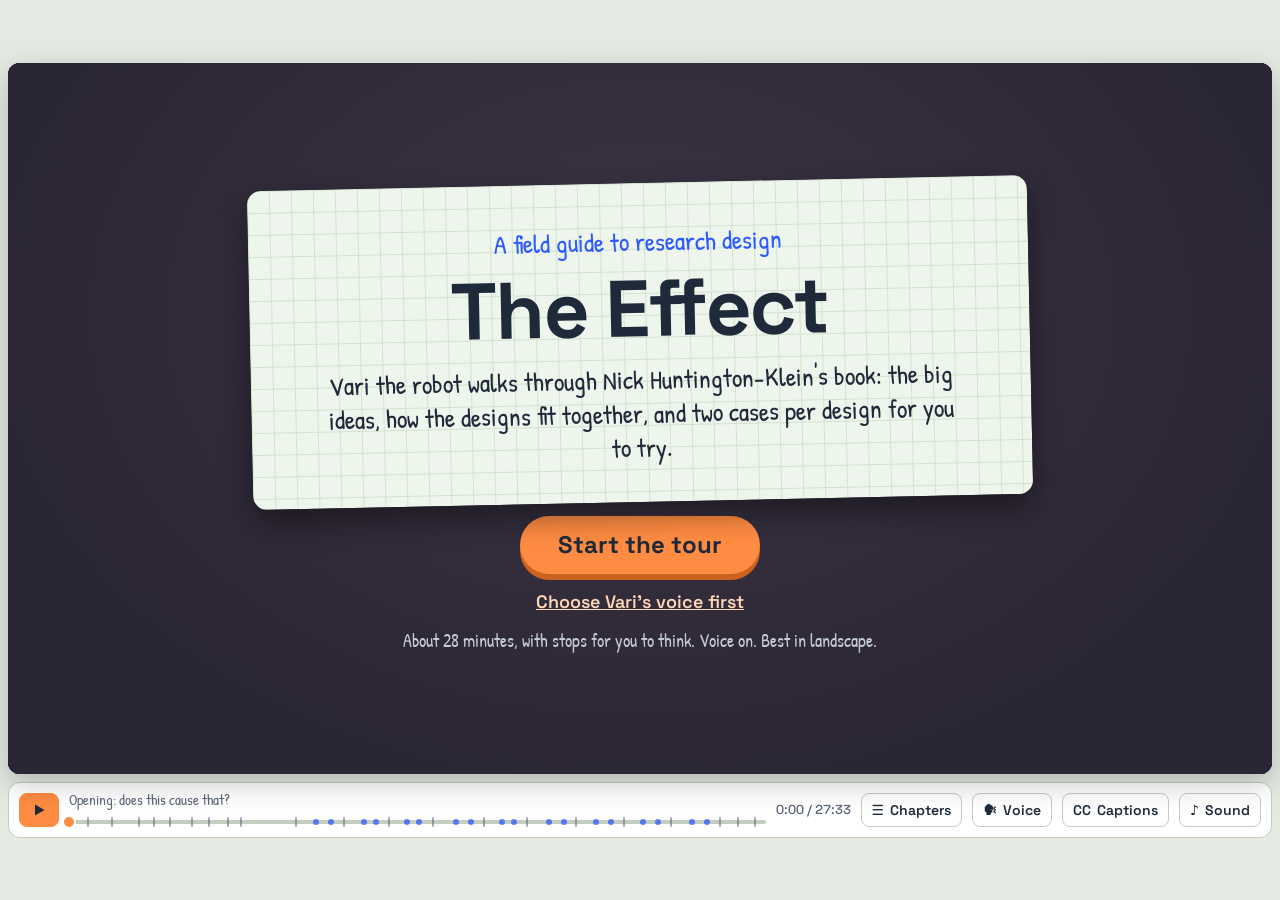
<file: field-guide/index.html>
<!DOCTYPE html>
<html lang="en">
<head>
<meta charset="utf-8">
<meta name="viewport" content="width=device-width, initial-scale=1, viewport-fit=cover">
<title>The Effect: a field guide to research design</title>
<meta name="description" content="An animated, voiced field guide to Nick Huntington-Klein's The Effect, with pause-and-think cases for every research design.">
<link rel="preconnect" href="https://fonts.googleapis.com">
<link rel="preconnect" href="https://fonts.gstatic.com" crossorigin>
<link href="https://fonts.googleapis.com/css2?family=Space+Grotesk:wght@400;500;600;700&family=Patrick+Hand&display=swap" rel="stylesheet">
<style>
:root{
  --surround:#E4E9E2; --text:#1E2A3A; --muted:#5B6676; --ctrl:#FFFFFF; --ctrl-line:#C3CDC0;
  --accent:#FF8C42; --accent-dark:#C9631F; --x:#2D5BFF; --y:#D7263D; --desk:#2B2633; --paper:#EEF5EC;
  box-sizing:border-box; padding-top:env(safe-area-inset-top,0px); padding-bottom:env(safe-area-inset-bottom,0px);
}
@media (prefers-color-scheme: dark){ :root:not([data-theme="light"]){ --surround:#17141C; --text:#ECEFF4; --muted:#A3ABBA; --ctrl:#2B2633; --ctrl-line:#463F52; } }
:root[data-theme="dark"]{ --surround:#17141C; --text:#ECEFF4; --muted:#A3ABBA; --ctrl:#2B2633; --ctrl-line:#463F52; }
*,*::before,*::after{box-sizing:inherit}
html{height:100%;scroll-padding-top:env(safe-area-inset-top,0px)}
body{margin:0;height:100%;overflow:hidden;background:var(--surround);color:var(--text);font-family:'Space Grotesk','Segoe UI',system-ui,sans-serif;-webkit-tap-highlight-color:transparent}
#app{--w:min(calc(100vw - 16px), calc((100vh - 84px) * 16 / 9));height:100%;display:flex;flex-direction:column;align-items:center;justify-content:center;gap:8px;padding:6px 8px}
@supports (height:100dvh){ #app{ --w:min(calc(100vw - 16px), calc((100dvh - 84px - env(safe-area-inset-top,0px) - env(safe-area-inset-bottom,0px)) * 16 / 9)); } }
#stageWrap{position:relative;width:var(--w);aspect-ratio:16/9;border-radius:12px;overflow:hidden;background:var(--desk);box-shadow:0 10px 30px rgba(0,0,0,.22)}
#stage{display:block;width:100%;height:100%}
.overlay{position:absolute;inset:0;display:flex;flex-direction:column;align-items:center;justify-content:center;text-align:center;gap:2.4%;padding:4%;
  background:var(--desk) radial-gradient(ellipse at 50% 35%, #3B3446 0%, var(--desk) 72%);color:#F1F3F7}
.overlay[hidden]{display:none}
.pad{position:relative;width:min(80%,780px);background:var(--paper);color:var(--text);border-radius:14px;padding:3.6% 6% 3.2%;transform:rotate(-1.2deg);
  background-image:linear-gradient(#D2E3CF 1px,transparent 1px),linear-gradient(90deg,#D2E3CF 1px,transparent 1px);background-size:22px 22px;box-shadow:0 14px 30px rgba(0,0,0,.4)}
.pad h1{margin:0;font-weight:700;font-size:clamp(28px,6.6vw,80px);line-height:1;letter-spacing:-.02em}
.pad p{margin:.6em 0 0;font-family:'Patrick Hand','Comic Neue',cursive;font-size:clamp(14px,2.2vw,26px);line-height:1.3}
.pad .tag{margin:0 0 .35em;color:var(--x)}
.bigbtn{font:700 clamp(15px,2.3vw,24px)/1 'Space Grotesk',system-ui,sans-serif;background:var(--accent);color:#1E2A3A;border:0;border-radius:999px;padding:.7em 1.6em;cursor:pointer;box-shadow:0 6px 0 var(--accent-dark);transition:transform .08s,box-shadow .08s}
.bigbtn:active{transform:translateY(4px);box-shadow:0 2px 0 var(--accent-dark)}
button:focus-visible{outline:3px solid #FFF176;outline-offset:3px}
.hint{font-family:'Patrick Hand','Comic Neue',cursive;font-size:clamp(12px,1.7vw,18px);color:#C4CAD6;margin:0}
#thinkBox{position:absolute;right:1.6%;bottom:2.4%;display:flex;align-items:center;gap:10px;background:#FFF9C4;color:#1E2A3A;border:2px solid #1E2A3A;border-radius:14px;padding:8px 10px 8px 14px;box-shadow:0 6px 16px rgba(0,0,0,.25)}
#thinkBox[hidden]{display:none}
#thinkBox span{font-family:'Patrick Hand','Comic Neue',cursive;font-size:clamp(13px,1.8vw,20px)}
#contBtn{font:700 clamp(13px,1.8vw,19px)/1 'Space Grotesk',system-ui,sans-serif;background:var(--x);color:#fff;border:0;border-radius:999px;padding:.6em 1.1em;cursor:pointer;animation:nudge 1.6s ease-in-out infinite}
@keyframes nudge{0%,100%{transform:translateX(0)}50%{transform:translateX(3px)}}
@media (prefers-reduced-motion: reduce){#contBtn{animation:none}}
#menu{position:absolute;top:0;right:0;bottom:0;width:min(380px,70%);background:var(--ctrl);color:var(--text);border-left:1px solid var(--ctrl-line);overflow-y:auto;padding:14px 12px 18px;box-shadow:-10px 0 24px rgba(0,0,0,.25)}
#menu[hidden]{display:none}
#menu header{display:flex;align-items:center;justify-content:space-between;margin:0 4px 8px}
#menu h2{font-size:18px;margin:0}
#menu ul{list-style:none;margin:0;padding:0}
#menu li.grp{font-family:'Patrick Hand',cursive;color:var(--muted);font-size:16px;margin:12px 6px 4px}
#menu li button{width:100%;display:flex;justify-content:space-between;gap:10px;align-items:baseline;text-align:left;background:transparent;border:0;border-radius:8px;padding:7px 8px;font:500 15px/1.25 'Space Grotesk',system-ui,sans-serif;color:var(--text);cursor:pointer}
#menu li button:hover{background:rgba(45,91,255,.1)}
#menu li em{font-style:normal;color:var(--muted);font-variant-numeric:tabular-nums;font-size:13px}
#menuClose{background:transparent;border:1px solid var(--ctrl-line);border-radius:8px;color:var(--text);font:600 14px 'Space Grotesk',sans-serif;padding:5px 10px;cursor:pointer}
#controls{width:var(--w);display:flex;align-items:center;gap:10px;background:var(--ctrl);border:1px solid var(--ctrl-line);border-radius:12px;padding:6px 10px}
#controls button{font:600 14px/1 'Space Grotesk',system-ui,sans-serif;color:var(--text);background:transparent;border:1px solid var(--ctrl-line);border-radius:8px;height:34px;min-width:34px;padding:0 10px;cursor:pointer;display:inline-flex;align-items:center;justify-content:center;gap:6px}
#controls button[aria-pressed="false"]{opacity:.5;text-decoration:line-through}
#play{background:var(--accent)!important;border-color:var(--accent)!important;width:40px;padding:0!important}
#play svg{width:16px;height:16px;fill:#1E2A3A}
#scrubBox{flex:1;min-width:0;display:flex;flex-direction:column;gap:3px}
#chapLabel{font-family:'Patrick Hand','Comic Neue',cursive;font-size:15px;color:var(--muted);white-space:nowrap;overflow:hidden;text-overflow:ellipsis}
#track{position:relative;height:18px;cursor:pointer;touch-action:none}
#track .rail{position:absolute;left:0;right:0;top:7px;height:4px;border-radius:2px;background:var(--ctrl-line)}
#fill{position:absolute;left:0;top:7px;height:4px;border-radius:2px;background:var(--accent);width:0}
#ticks i{position:absolute;top:4px;width:2px;height:10px;background:var(--muted);opacity:.55;border-radius:1px}
#ticks b{position:absolute;top:6px;width:6px;height:6px;margin-left:-3px;border-radius:50%;background:var(--x);opacity:.75}
#knob{position:absolute;top:2px;width:14px;height:14px;margin-left:-7px;border-radius:50%;background:var(--accent);border:2px solid var(--ctrl);left:0}
#time{font:500 13px/1 'Space Grotesk',sans-serif;font-variant-numeric:tabular-nums;color:var(--muted);white-space:nowrap}
#rotateHint{display:none;font-family:'Patrick Hand',cursive;font-size:15px;color:var(--muted);margin:0}
@media (orientation:portrait) and (max-width:700px){ #rotateHint{display:block} #controls{flex-wrap:wrap} #scrubBox{order:9;flex-basis:100%} }
@media (max-width:600px){ #controls button.lab span{display:none} #time{display:none} }

#voicePanel{position:absolute;top:0;right:0;bottom:0;width:min(400px,78%);background:var(--ctrl);color:var(--text);border-left:1px solid var(--ctrl-line);overflow-y:auto;padding:14px 16px 18px;box-shadow:-10px 0 24px rgba(0,0,0,.25);display:flex;flex-direction:column;gap:10px;z-index:5}
#voicePanel[hidden]{display:none}
#voicePanel header{display:flex;align-items:center;justify-content:space-between}
#voicePanel h2{font-size:18px;margin:0}
#voicePanel .row{display:flex;gap:8px;align-items:center;font-size:15px}
#voicePanel .lbl{font-size:14px;font-weight:600;margin-top:4px}
#voicePanel small{font-weight:400;color:var(--muted)}
#voiceSel{font:15px 'Space Grotesk',system-ui,sans-serif;padding:8px;border-radius:8px;border:1px solid var(--ctrl-line);background:var(--ctrl);color:var(--text);width:100%}
#rateRng{width:100%;accent-color:var(--accent)}
.pill{font:700 15px 'Space Grotesk',system-ui,sans-serif;background:var(--x);color:#fff;border:0;border-radius:999px;padding:10px 16px;cursor:pointer;align-self:flex-start}
#voiceClose{background:transparent;border:1px solid var(--ctrl-line);border-radius:8px;color:var(--text);font:600 14px 'Space Grotesk',sans-serif;padding:5px 10px;cursor:pointer}
.tip{font-family:'Patrick Hand',cursive;font-size:16px;line-height:1.3;color:var(--muted);margin:4px 0 0}
.linkbtn{background:transparent;border:0;color:#FFD7B8;font:600 clamp(13px,1.8vw,18px) 'Space Grotesk',system-ui,sans-serif;text-decoration:underline;cursor:pointer}
</style>
<script defer src="https://brijs.dev/t.js" data-site="the-effect-explainer"></script>
</head>
<body>
<main id="app">
  <div id="stageWrap">
    <svg id="stage" viewBox="0 0 1600 900" role="img" aria-label="Animated field guide to The Effect"></svg>
    <div id="thinkBox" hidden><span>Paused for you to think.</span><button id="contBtn">Continue ▶</button></div>
    <div class="overlay" id="startScreen">
      <div class="pad">
        <p class="tag">A field guide to research design</p>
        <h1>The Effect</h1>
        <p>Vari the robot walks through Nick Huntington-Klein's book: the big ideas, how the designs fit together, and two cases per design for you to try.</p>
      </div>
      <button class="bigbtn" id="startBtn">Start the tour</button>
      <button class="linkbtn" id="voicePick">Choose Vari's voice first</button>
      <p class="hint">About 28 minutes, with stops for you to think. Voice on. Best in landscape.</p>
    </div>
    <div class="overlay" id="endScreen" hidden>
      <div class="pad"><p class="tag">That's the tour</p><h1>Keep asking why</h1><p>Read the whole book free at theeffectbook.net</p></div>
      <button class="bigbtn" id="againBtn">Watch again</button>
    </div>
    <section id="voicePanel" hidden aria-label="Voice settings">
      <header><h2>Vari's voice</h2><button id="voiceClose">Close</button></header>
      <label class="row"><input type="checkbox" id="voiceOnChk" checked> Vari reads the captions aloud</label>
      <label class="lbl" for="voiceSel">Voice <small>(best-sounding first)</small></label>
      <select id="voiceSel"></select>
      <div id="rateRow"><label class="lbl" for="rateRng">Device voice speed <small id="rateVal">1.00×</small></label>
      <input type="range" id="rateRng" min="0.8" max="1.2" step="0.05" value="1"></div>
      <button id="previewBtn" class="pill">▶ Hear a sample</button>
      <p id="voiceTip" class="tip"></p>
    </section>
    <nav id="menu" hidden aria-label="Chapters">
      <header><h2>Chapters</h2><button id="menuClose">Close</button></header>
      <ul id="menuList"></ul>
    </nav>
  </div>
  <div id="controls">
    <button id="play" aria-label="Play" data-state=""></button>
    <div id="scrubBox">
      <div id="chapLabel">Opening</div>
      <div id="track" role="slider" tabindex="0" aria-label="Film position" aria-valuemin="0" aria-valuemax="2000" aria-valuenow="0">
        <div class="rail"></div><div id="ticks"></div><div id="fill"></div><div id="knob"></div>
      </div>
    </div>
    <span id="time">0:00</span>
    <button id="menuBtn" class="lab" aria-expanded="false" title="Chapter menu">☰<span>Chapters</span></button>
    <button id="voiceBtn" class="lab" aria-pressed="true" title="Vari's voice">🗣<span>Voice</span></button>
    <button id="capBtn" class="lab" aria-pressed="true" title="Captions">CC<span>Captions</span></button>
    <button id="soundBtn" class="lab" aria-pressed="true" title="Music and sound effects">♪<span>Sound</span></button>
  </div>
  <p id="rotateHint">Turn your phone sideways for a bigger picture.</p>
</main>
<script>
'use strict';
/* ============================================================
   THE EFFECT: A FIELD GUIDE TO RESEARCH DESIGN
   One clock drives the drawings, sound, music and Vari's voice.
   The film stops at each "pause and think" until Continue.
   ============================================================ */
const NS = 'http://www.w3.org/2000/svg';
const W = 1600, H = 900;
const C = {
  desk: '#2B2633', paper: '#EEF5EC', grid: '#D2E3CF', ink: '#1E2A3A', X: '#2D5BFF', Y: '#D7263D', W: '#8E44AD', Wl: '#E7D3F1',
  Z: '#F2A900', hi: '#FFF176', ok: '#2E9E5B', grey: '#7D8796', card: '#FFFFFF', note: '#FFF9C4', vari: '#FF8C42', eye: '#9BFFE8', sky: '#BFD0FF'
};
const HEAD = "'Space Grotesk', 'Segoe UI', system-ui, sans-serif";
const HAND = "'Patrick Hand', 'Comic Neue', 'Comic Sans MS', cursive";
const REDUCED = !!(window.matchMedia && window.matchMedia('(prefers-reduced-motion: reduce)').matches);
/* Vari's narration: voice "Heart" from the open-source Kokoro-82M model; MP3 clips live in audio/NNN.mp3 */
const VCLIPS = {"base": "audio/", "text": ["Hi! I'm Vari. I help people answer one kind of question.", "Does this *cause* that?", "Does coffee make you work faster? Do ads raise sales? Does a new metro line cut traffic?", "Here's the trouble. We only ever see one version of the world.", "To learn the effect, we need a stand-in for the world we didn't get to see.", "So we hunt for *variation*: differences in the cause that are as fair as a coin flip.", "This is a field guide to the book *The Effect*, by Nick Huntington-Klein.", "First, how to *think* about a causal question. Then a toolbox of designs, each with two cases for you to try.", "When I stop, pause and think. Tap Continue when you're ready.", "The book has two halves.", "Part one is about thinking: designing research before touching any data.", "Ask a sharp question.", "Describe your variables, and how they move together.", "Identify: draw the causal diagram, and find which comparisons answer your question.", "Interpret: know which average effect you've found, and test your assumptions.", "Part two is the toolbox: templates that put a design to work on real data.", "Control for back doors with regression or matching.", "Check any method with simulation.", "Use change over time: fixed effects, event studies, and difference-in-differences.", "Use an outside push: instrumental variables.", "Use a rule's cutoff: regression discontinuity.", "Or settle for an honest range: partial identification.", "Then a few more methods, and the problems every study sweeps under the rug.", "Chapter one: design comes before data. Start with a question you could actually answer.", "'Does social media hurt sleep?' is too fuzzy. Hurt how? Whose sleep? Compared to what?", "Sharper: does an extra hour of Instagram after ten p.m. cut a teen's sleep that night?", "Now you know exactly what data you need, and what comparison would answer it.", "Chapters three and four: describe before you explain.", "Here are a thousand Bengaluru commutes. Most take thirty to fifty minutes, with a long tail of two-hour slogs.", "The tail drags the mean up to fifty-two minutes. The median, forty-four, barely moves.", "So look at the whole shape, not just one number.", "Relationships too. On rainier days, the average commute climbs.", "That's a conditional mean: the average commute *given* the rain. It isn't a cause yet.", "Rainy days might also be school days or festival days. Describing comes first; explaining comes next.", "Chapter five: identification.", "Ice cream sales and drownings rise and fall together. Does ice cream drown people?", "No. Summer heat drives both.", "Identification means finding the variation in ice cream sales that heat *can't* explain, and seeing whether drownings follow it.", "For example, compare days with the same temperature but different ice-cream deals. If drownings don't budge, ice cream is off the hook.", "Every design in this book is a way of finding that clean slice of variation.", "Chapters six and seven: causal diagrams. A picture of what causes what.", "Say we ask: does coffee raise how much you get done? Put the cause and the outcome on the page.", "Then everything that could push either one. Poor sleep makes you drink coffee, and also slows you down.", "A deadline makes you reach for coffee, and also makes you work harder.", "Stress matters too, but we can't measure it, so it gets a dashed circle.", "Leave out what doesn't matter. Shoe size can go.", "Every arrow, and every missing arrow, is an assumption you should be able to defend.", "Chapter eight: paths. Any route between coffee and output is a path.", "The direct arrow is a front door: it carries the effect we want.", "Routes that begin with an arrow *into* coffee are back doors. Sleep and the deadline each open one.", "Back doors mix other causes into the comparison. Close one by controlling for the variable on it.", "Stress is unmeasured, so its door stays open. Part two is full of ways around that problem.", "One trap: colliders. Among people in general, talent and good looks are unrelated.", "But both help make someone famous. Look only at famous actors, and the talented ones seem plainer.", "Fame is a collider. Controlling for it opens a path that was closed. So leave colliders alone.", "Chapter nine: when you can't close a back door, find variation it can't reach.", "The cleanest way is to randomize. Flip a coin to decide who gets coffee.", "Now sleep, deadlines and stress no longer point into coffee. Their back doors are cut.", "No experiment? Look for a natural experiment: a rule or an accident that did the coin-flipping for you.", "Say the office coffee machine breaks on random days. Those days are your coin flips.", "Or use the front-door method: if coffee works only through alertness, and nothing else touches alertness, trace the effect through it.", "Chapter ten: an effect isn't one number. It differs from person to person.", "Take a fitness app's new streak feature. For some users it adds eight workouts a month; for others, none.", "Average it over everyone and you get the average treatment effect, the ATE: three extra workouts.", "Average over just the people who switched it on and you get the effect on the treated, the ATT: five. They chose it because it helps them.", "Average over the people a random prompt nudged into using it, and you get the local average treatment effect, the LATE: about two point seven.", "Different designs recover different averages. Always ask: whose effect is this?", "Chapter eleven: you'll never know the whole diagram. And you don't need to.", "Focus on what drives the treatment: the roads into it. That is where back doors begin.", "And test what you can. A placebo test checks for an effect that *should* be zero.", "Coffee today can't change yesterday's output. If it seems to, something else is going on.", "Passing a placebo test doesn't prove you're right. Failing one tells you something is wrong.", "Part one leaves you here: a diagram with back doors. Some you can measure and close. Some you can't.", "Part two is a set of templates for dealing with them. And they all answer one question.", "Which part of the variation in the treatment do we keep?", "Every design keeps a different slice, and throws away the slices that back doors can reach.", "Group them, and five families appear.", "One: measure the back doors and hold them fixed. Regression and matching. This works if you can see every confounder.", "Two: compare a unit with itself over time, or with a group that shares its trend. Fixed effects, event studies, and difference-in-differences.", "Three: find an outside push that moves the treatment. Instrumental variables.", "Four: use a rule's edge, where a cutoff decides who's treated. Regression discontinuity.", "Five: when nothing gives a clean slice, report a range. Partial identification.", "And simulation is the test bench: build a fake world with a known answer, and check any of them.", "Why does this short list cover so much ground? Because a back door can only be handled in a few ways.", "You can see it and control it. It can stay fixed, or be shared, so comparisons within cancel it. Or you can route around it, with an outside push or a rule.", "If none of those hold, you bound the answer. So choosing a design is a short flowchart.", "Randomize if you can.", "If not: can you measure every back door?", "Do you see the same units over time?", "Is there a start date, and a group it missed?", "Is there an outside push?", "Or a cutoff?", "If nothing fits, report a range.", "The designs also combine.", "Difference-in-differences is fixed effects for both groups and time.", "A fuzzy cutoff turns regression discontinuity into an instrument.", "And matching can build a better comparison group for difference-in-differences.", "It isn't the whole story. Synthetic control, structural models and more wait in the gallery near the end.", "Now, each design, one at a time. Two cases each. Ready?", "Regression. Let's start with the name.", "Francis Galton noticed that tall parents' children tended to 'go back', or regress, toward average height. The line-fitting tool that showed it kept the name.", "Regression fits a line through the data, so you can compare outcomes across the treatment *while holding measured controls fixed*.", "Picture a line through the cloud of data, and a lock on every control.", "Use it when:", "You can name and measure every back-door variable", "The outcome changes in a shape you can model, like a line", "Treated and untreated units overlap on those controls", "Case 1. Chai stalls near metro stations sell ₹1,500 more a day. But those stalls also sit on busier roads. How would you estimate what the metro itself adds?", "Regress daily sales on 'near a metro', and add the road's foot traffic as a control.", "The control means we compare stalls with the *same* foot traffic, near a station and far from one.", "The raw gap of ₹1,500 shrinks to ₹500. That's the metro's effect, if foot traffic was the only back door.", "Case 2. Students who sleep more score higher. But they also study less late at night, and fewer have part-time jobs. How would regression help, and what could still go wrong?", "Regress exam score on hours of sleep, controlling for late-night study and job hours.", "Each control closes one back door. The sleep slope now compares students who are alike on both.", "But stress, which we didn't measure, still drives both sleep and scores. Regression is only as good as its list of controls.", "Regression closes the back doors you can measure. The ones you can't, stay open.", "Matching. The name says exactly what it does.", "Like pairing socks from the laundry. For every treated unit, find an untreated one that looks the same on the back-door variables.", "Matching pairs each treated unit with untreated look-alikes on the measured back-door variables, then compares outcomes within those pairs.", "Picture two columns of people, joined into pairs. Anyone without a twin sits out.", "Treated and untreated groups differ on traits you can measure", "Look-alikes exist on both sides (they overlap)", "You'd rather not assume a straight-line relationship", "Case 1. A gym offers free personal training to members who ask. Trainer users lose more weight, but they tend to be younger and newer members. How would you use matching?", "Pair each trainer user with a non-user of the same age and the same months of membership.", "Compare weight change within each pair, then average across the pairs.", "Members with no look-alike are dropped. You learn the effect for users who have a fair comparison.", "Case 2. Did a coding bootcamp raise graduates' salaries? Attendees had more work experience and more often lived in Bengaluru. How would you set up the comparison?", "Match each graduate to non-attendees with the same experience, city, degree and starting salary. Now the groups are balanced.", "Then compare salary growth: graduates grew twenty-two percent, their matches fourteen.", "Careful: motivation isn't on the list. If keener people enrol, matching can't fix that.", "Matching compares like with like, but only on the traits you can see.", "Simulation. To simulate is to imitate.", "You build a pretend world on a computer, where *you* choose the true effect.", "Simulation creates many fake datasets with a known true effect, runs your method on each one, and checks whether it gets the truth back.", "Picture a dial set to the truth, a stack of fake datasets, and a pile of estimates around the dial.", "You want to test a method before you trust it", "The sample is small, or the design is complicated", "You suspect a control or an assumption could bias the answer", "Case 1. You plan to measure a discount's effect on sales, but you only have 30 stores. Will your estimate be precise enough to trust?", "Build a fake world: thirty stores, a true effect of plus five percent, and realistic noise.", "Run your analysis on a thousand fake versions. The estimates land anywhere from minus three to plus thirteen percent.", "Far too noisy. Before spending money, you know you need more stores.", "Case 2. A colleague wants to control for customer satisfaction when estimating how delivery speed affects repeat orders. Is that safe?", "Simulate a world where speed raises satisfaction, and satisfaction drives repeat orders. Set the true effect of speed at ten.", "Without the control, the estimates centre on ten. With it, they centre near two.", "Satisfaction sits on the path from speed to orders, so controlling for it hides most of the effect. The simulation caught the mistake before it was published.", "When you know the answer, you can test the method.", "Fixed effects. Two words, and both matter.", "'Fixed' means traits of each unit that stay put over time, like a player's talent or a shop's location.", "'Effects' means the push those traits give the outcome. The design wipes out every fixed effect by comparing each unit only with itself.", "Fixed effects compare each unit with itself at different times, so everything about it that never changes drops out.", "Picture three units at different heights. Slide each one to the same level, and only the change within each is left.", "You observe the same units again and again (panel data)", "The worrying back doors are stable traits of each unit", "Treatment switches on and off within units over time", "Case 1. Do cricketers score more runs in matches where they use a new bat? Better players are more likely to get the new bat first. How do you get a fair answer?", "Pooled together, new-bat innings average fifty-two runs and old-bat innings twenty-five. But stars dominate the new-bat column.", "So compare each player's new-bat runs with *their own* old-bat runs. Talent is fixed, so it cancels out.", "Each player gains about six runs. That's the bat. But anything that changes over time, like form or fitness, could still sneak in.", "Case 2. Restaurants get better ratings in months when they're listed on a delivery app. But fancier restaurants join apps more often. How would fixed effects help?", "Use restaurant fixed effects: compare each restaurant's ratings in its app months with its own months off the app.", "Fanciness, location and cuisine don't change month to month, so they drop out. Each restaurant gains about point two stars.", "A new chef or a renovation *does* change, so check for those separately.", "Compare each unit with itself, and whatever never changes about it disappears.", "Event studies.", "The 'event' is the moment a treatment switches on.", "The 'study' tracks the outcome before and after that moment.", "An event study compares what happens after a treatment starts with what the trend before it predicted would happen.", "Picture the trend before the event, extended forward as a forecast. The gap after the event is the effect.", "There is a clear date when the treatment begins", "You have data well before and well after that date", "Nothing else big changes at the same moment", "Case 1. A new metro line opens on 1 March, running right beside a busy bus route. Did ridership on that bus route fall?", "Plot weekly bus riders for months before and after the opening.", "Fit the trend before March, and extend it forward as a forecast of a world with no metro.", "The gap between the forecast and actual riders, about four thousand a week, is the effect. And before March, the estimated effect hovers at zero, as it should.", "Case 2. A shopping app launched a redesign on one day in October, and daily orders went up. Was it the redesign?", "Line up daily orders around launch day, and compare them with the trend before launch.", "But October brings festival sales. If Diwali offers began the same week, an event study can't tell the two apart.", "Use a narrow window around the launch, and check what else changed that day. A clean event date is everything.", "Before-and-after works when the trend is predictable and nothing else changed.", "Difference-in-differences. The name is the recipe.", "The first difference: after minus before, within each group.", "The second: the treated group's change minus the untreated group's change. That subtracts whatever changed for everyone.", "Difference-in-differences compares how much a treated group changed with how much a similar untreated group changed over the same period.", "Picture two lines moving together. After treatment, a ghost line shows where the treated group would have gone.", "A treated and an untreated group, both seen before and after", "Both groups were trending in parallel before treatment", "Nothing else hit only the treated group at the same time", "Case 1. Karnataka raises the minimum wage for shop workers; a neighbouring state doesn't. Did shop jobs in Karnataka fall?", "Measure Karnataka's change in shop jobs, before versus after. Do the same for the neighbouring state.", "Karnataka fell by two percent. The neighbour fell by three percent, for reasons that had nothing to do with wages.", "Difference in differences: minus two, minus minus three, gives plus one percent. No sign the wage rise cut jobs, if the two states were trending together.", "Case 2. One school district bans phones in class from June; a nearby district does not. Test scores rise in both. Did the ban help?", "Compare the change in scores in the banning district with the change next door.", "Banning district: up eight points. Neighbour: up five. Difference in differences: three points.", "But first check earlier years. If the two districts moved in parallel before the ban, the neighbour is a fair stand-in.", "The untreated group tells you what would have happened anyway.", "Instrumental variables.", "An instrument is a tool: something outside the system that moves the treatment.", "And a variable, because it's something we can measure.", "An instrumental variable shifts the treatment but reaches the outcome only through the treatment, so we keep just the variation it creates.", "Picture a push, Z, on the treatment. Back doors still tangle X and Y, but the push has no other road to Y.", "The treatment is tangled with things you can't measure", "Some outside push changes who gets treated", "That push has no other road to the outcome", "Case 1. Does a top coaching institute raise entrance-exam scores? Students who join are more motivated. But seats go by lottery among applicants. How can you use that?", "The lottery is the instrument. It decides who gets a seat, and it can't know who's motivated.", "Lottery winners score three points higher on average. And winning raises the chance of joining by fifty percentage points.", "Divide: three points over one half gives six points. That is the effect for students whose choice the lottery actually changed.", "Case 2. Do people exercise more when they live near a park? Fitter people may choose park-side homes. A city housing scheme assigns flats by lottery. Where is the instrument?", "The flat lottery. Some winners happen to land near a park, purely by chance.", "Use the lottery-assigned distance to a park as the instrument for actual distance.", "It works only if the lottery changes exercise through the park alone. If park-side flats also came with a gym, the instrument would fail.", "An instrument is a fair push from outside. Keep only the variation it moves.", "Regression discontinuity.", "'Regression': fit a line on each side of a cutoff.", "'Discontinuity': a sudden break in the line, right at the cutoff. The size of that jump is the effect.", "When a cutoff on some score decides who is treated, compare units just above and just below it. The jump at the cutoff is the effect.", "Picture dots climbing smoothly, then a jump at the cutoff, where treatment switches on.", "Treatment is assigned by a cutoff on a score", "People can't precisely control which side they land on", "Nothing else changes at that exact cutoff", "Case 1. A scholarship goes to every student scoring 85 or more on a test. Does the scholarship raise college graduation?", "Plot graduation rates against test scores, and fit a line on each side of eighty-five.", "Students at eighty-four and eighty-six are nearly identical, except one has the scholarship. The jump, nine points, is its effect.", "Then check for bunching. If students could nudge their scores over eighty-five, the comparison would break. Here, the counts are smooth.", "Case 2. Shops with yearly turnover above ₹40 lakh must register for GST. Does registering cut profits? What would you check first?", "The plan: compare the profits of shops just below and just above ₹40 lakh.", "But first, count the shops near the line. There's a pile-up just under it. Owners are keeping turnover low on purpose.", "That's manipulation. Shops just below aren't like shops just above, so this cutoff won't give a clean answer.", "Near a strict cutoff, chance decides the side. Unless people can game it.", "Partial identification.", "'Identification' means pinning down the effect from data plus assumptions. 'Partial' means you only pin down part of it.", "So instead of a single number, you get a range, and you can see what each assumption buys you.", "Partial identification reports the range of effects that fit the data under weak assumptions, and shows how each extra assumption narrows it.", "Picture a wide bar. Each assumption you add squeezes it tighter.", "Strong assumptions aren't believable", "Data are missing, or selection can't be fixed", "An honest range is more useful than a shaky number", "Case 1. A job-training program surveyed participants' wages, but thirty percent never replied. What can you honestly say about the program's effect on wages?", "Fill the gaps with the worst case and the best case: non-repliers earn the least possible, or the most.", "That gives a wide range. The effect is somewhere between minus ₹2,000 and plus ₹6,000 a month.", "Add one believable assumption, that non-repliers earn no more than repliers, and the range tightens to between zero and plus ₹3,000.", "Case 2. A city adds a traffic signal, and reported accidents drop. But many minor accidents never get reported. Did the signal really reduce accidents?", "We don't know how many accidents went unreported, before or after.", "Assume only that reporting didn't *fall* after the signal went in. Then the true drop is at least as big as the reported drop.", "That's a one-sided bound: the signal cut accidents by at least twelve percent. Honest, and still useful.", "When certainty isn't available, an honest range beats a confident guess.", "Chapter twenty-two: a gallery of other methods. Three quick portraits.", "Synthetic control. When one city adopts a policy, blend several other cities into a stand-in that tracked it closely before.", "After the policy, the gap between the city and its blend is the effect.", "Heterogeneous effects. Instead of one average, let the data sort people into groups that respond differently. Maybe tutoring helps beginners the most.", "Structural estimation. Write down a theory of how people decide, like how shoppers weigh price against distance, and fit it to data.", "Then you can ask about policies nobody has tried yet.", "Chapter twenty-three: every study sweeps something under the rug. Good researchers lift it and say what they found.", "Which model? Two reasonable choices can give two different answers.", "Are you measuring the right thing? A test score is not quite the same as learning.", "Missing data: who stopped answering, and why?", "Spillovers: tutoring one child can help her deskmate too, which muddies the comparison.", "Fat tails: one billionaire in the sample can wreck an average.", "And what exactly is the treatment? 'Tutoring' can mean many different things.", "None of these sink a study by themselves. Hiding them does.", "So, every design in the book is a way to find a fair comparison.", "Part one tells you which comparisons would work. Part two gives you templates to make them. And honesty about the rug keeps you safe.", "Keep asking why. Thanks for exploring with me!", "Hi, I'm Vari. Chai stalls near metro stations sell ₹1,500 more a day. Is the metro the reason?"], "dur": [3.563, 1.173, 5.227, 3.285, 3.776, 4.779, 3.883, 6.592, 3.435, 1.28, 4.053, 1.387, 2.731, 5.184, 4.245, 4.715, 2.965, 1.877, 4.501, 2.88, 3.029, 3.435, 4.011, 5.248, 5.077, 5.291, 4.288, 3.072, 6.891, 5.248, 2.432, 3.819, 4.693, 6.72, 1.984, 4.885, 1.877, 7.744, 7.979, 4.459, 4.672, 5.333, 5.653, 3.691, 3.776, 2.667, 4.587, 4.139, 3.605, 5.76, 5.952, 5.76, 5.227, 5.973, 5.909, 4.608, 4.309, 4.907, 6.251, 4.736, 7.552, 4.459, 6.08, 5.995, 8.128, 9.451, 4.843, 4.053, 4.971, 4.352, 5.397, 4.928, 5.611, 4.864, 2.88, 5.035, 2.155, 6.933, 8.299, 4.715, 5.525, 5.056, 5.589, 5.525, 9.643, 5.099, 1.429, 2.219, 1.963, 2.197, 1.451, 0.917, 2.027, 1.643, 3.541, 3.947, 4.16, 6.187, 3.605, 2.133, 9.152, 6.997, 3.989, 0.939, 2.731, 3.243, 3.157, 11.84, 4.587, 5.675, 9.131, 10.517, 5.397, 5.611, 7.36, 4.501, 2.56, 7.339, 8.149, 4.971, 3.243, 2.795, 2.539, 10.56, 5.12, 3.797, 5.504, 10.069, 7.829, 4.971, 5.589, 3.627, 2.667, 3.712, 7.936, 5.867, 2.219, 3.008, 3.691, 8.107, 5.589, 7.253, 3.925, 8.704, 8.064, 4.523, 9.344, 2.475, 2.432, 6.144, 8.235, 6.507, 6.827, 3.157, 3.008, 2.837, 9.28, 8.341, 6.464, 8.0, 9.472, 6.336, 7.637, 4.117, 4.523, 1.045, 2.731, 2.987, 6.187, 6.613, 2.219, 2.859, 2.411, 7.915, 3.733, 5.44, 9.856, 7.125, 4.715, 7.275, 6.251, 4.032, 2.88, 3.392, 6.869, 7.829, 6.357, 3.52, 2.88, 2.944, 8.405, 6.123, 6.827, 10.069, 8.981, 4.16, 5.547, 6.592, 2.923, 1.451, 4.373, 2.539, 7.957, 7.275, 2.645, 2.56, 2.112, 11.008, 5.397, 7.125, 7.701, 10.773, 4.544, 4.757, 8.427, 4.523, 1.621, 2.752, 6.08, 8.107, 4.971, 2.432, 3.029, 2.325, 8.299, 5.013, 8.32, 8.085, 9.6, 5.099, 6.955, 6.421, 4.416, 1.579, 7.189, 5.099, 8.448, 3.691, 2.069, 2.688, 2.965, 10.261, 5.781, 7.339, 9.323, 9.771, 3.691, 7.488, 6.165, 4.181, 3.968, 7.552, 3.947, 9.216, 8.384, 3.115, 6.741, 3.84, 4.16, 2.517, 5.205, 3.605, 3.861, 3.136, 3.819, 7.637, 2.752, 7.936]};
const VIDX = new Map(VCLIPS.text.map((t, i) => [t, i]));
/* ---------- small helpers ---------- */
function el(tag, attrs, parent) {
  const e = document.createElementNS(NS, tag);
  if (attrs) for (const k in attrs) if (attrs[k] != null) e.setAttribute(k, attrs[k]);
  if (parent) parent.appendChild(e);
  return e;
}
function G(parent, attrs) { return el('g', attrs || {}, parent); }
function rng(seed) {
  let a = seed >>> 0;
  return function () { a |= 0; a = a + 0x6D2B79F5 | 0; let t = Math.imul(a ^ a >>> 15, 1 | a); t = t + Math.imul(t ^ t >>> 7, 61 | t) ^ t; return ((t ^ t >>> 14) >>> 0) / 4294967296; };
}
function gauss(r) { let u = 0, v = 0; while (u === 0) u = r(); while (v === 0) v = r(); return Math.sqrt(-2 * Math.log(u)) * Math.cos(2 * Math.PI * v); }
const clamp = (v, a, b) => Math.max(a, Math.min(b, v));
const lerp = (a, b, p) => a + (b - a) * p;
const EASE = {
  lin: p => p,
  io: p => p < .5 ? 4 * p * p * p : 1 - Math.pow(-2 * p + 2, 3) / 2,
  o: p => 1 - Math.pow(1 - p, 3),
  i: p => p * p * p,
  back: p => { const c1 = 1.70158, c3 = c1 + 1; return 1 + c3 * Math.pow(p - 1, 3) + c1 * Math.pow(p - 1, 2); },
  step: p => p < 1 ? 0 : 1
};
function fmtTime(s) { s = Math.max(0, Math.floor(s)); return Math.floor(s / 60) + ':' + String(s % 60).padStart(2, '0'); }

/* rich text: *word* becomes italic */
function setRich(t, str) {
  while (t.firstChild) t.removeChild(t.firstChild);
  String(str).split('*').forEach((p, i) => {
    if (!p) return;
    const s = el('tspan', {}, t);
    if (i % 2 === 1) s.setAttribute('font-style', 'italic');
    s.textContent = p;
  });
}
function T(parent, x, y, str, o) {
  o = o || {};
  const t = el('text', {
    x, y, 'text-anchor': o.anchor || 'middle', 'font-family': o.font || HAND, 'font-size': o.size || 28,
    fill: o.fill || C.ink, 'font-weight': o.weight || 400
  }, parent);
  if (o.italic) t.setAttribute('font-style', 'italic');
  if (o.opacity != null) t.setAttribute('opacity', o.opacity);
  setRich(t, str);
  return t;
}

/* ---------- animatable state ---------- */
function st(e) { if (!e._st) e._st = { x: 0, y: 0, s: 1, r: 0, o: 1, sx: 1, sy: 1, ox: 0, oy: 0 }; return e._st; }
function pv(e, ox, oy) { const s = st(e); s.ox = ox; s.oy = oy; return e; }
const DEF = { x: 0, y: 0, s: 1, r: 0, o: 1, sx: 1, sy: 1, d: 1 };
function applyT(e) {
  const s = e._st;
  if (s.x || s.y || s.s !== 1 || s.r || s.sx !== 1 || s.sy !== 1) {
    e.setAttribute('transform', `translate(${(s.x + s.ox).toFixed(2)} ${(s.y + s.oy).toFixed(2)}) rotate(${s.r.toFixed(2)}) scale(${(s.s * s.sx).toFixed(4)} ${(s.s * s.sy).toFixed(4)}) translate(${-s.ox} ${-s.oy})`);
  } else e.removeAttribute('transform');
  const o = clamp(s.o, 0, 1);
  if (o < 0.999) e.setAttribute('opacity', o.toFixed(3)); else e.removeAttribute('opacity');
  e.style.display = (o <= 0.002 || (s._dt && s.d <= 0.002)) ? 'none' : '';
  if (s._dt) { e.setAttribute('stroke-dasharray', '1 1'); e.setAttribute('stroke-dashoffset', (1 - clamp(s.d, 0, 1)).toFixed(4)); }
}
function valAt(keys, t) {
  if (t <= keys[0][0]) return keys[0][1];
  for (let i = 1; i < keys.length; i++) {
    const b = keys[i];
    if (t < b[0]) { const a = keys[i - 1], span = b[0] - a[0]; if (span <= 0) return b[1]; return a[1] + (b[1] - a[1]) * EASE[b[2] || 'io']((t - a[0]) / span); }
  }
  return keys[keys.length - 1][1];
}
function stepAt(keys, t, def) { let v = def; for (const k of keys) { if (k[0] <= t) v = k[1]; else break; } return v; }

/* ---------- stage ---------- */
let svg, defs, boardLayer, sceneLayer, varLayer, titleLayer, capLayer, darkRect;
let UID = 0;
function clipRect(g, x, y, w, h) {
  const id = 'c' + (++UID);
  const cp = el('clipPath', { id }, defs);
  const r = el('rect', { x, y, width: w, height: h }, cp);
  g.setAttribute('clip-path', `url(#${id})`);
  return r;
}
function buildBoard() {
  const g = boardLayer;
  el('rect', { x: 0, y: 0, width: W, height: H, fill: C.desk }, g);
  const pat = el('pattern', { id: 'grid', width: 40, height: 40, patternUnits: 'userSpaceOnUse' }, defs);
  el('rect', { width: 40, height: 40, fill: C.paper }, pat);
  el('path', { d: 'M40 0 L0 0 0 40', fill: 'none', stroke: C.grid, 'stroke-width': 1.4 }, pat);
  el('path', { d: 'M20 0 L20 40 M0 20 L40 20', fill: 'none', stroke: C.grid, 'stroke-width': .6, opacity: .7 }, pat);
  el('rect', { x: 34, y: 30, width: W - 60, height: H - 52, rx: 14, fill: '#000', opacity: .3 }, g);
  el('rect', { x: 26, y: 22, width: W - 52, height: H - 44, rx: 14, fill: 'url(#grid)' }, g);
  el('line', { x1: 118, x2: 118, y1: 22, y2: H - 22, stroke: C.Y, 'stroke-width': 2, opacity: .35 }, g);
  for (let y = 70; y < H - 40; y += 64) {
    el('circle', { cx: 62, cy: y, r: 9, fill: C.desk }, g);
    el('path', { d: `M40 ${y - 4} Q54 ${y - 22} 68 ${y - 2}`, stroke: '#9AA3B0', 'stroke-width': 4, fill: 'none', 'stroke-linecap': 'round' }, g);
  }
}

/* ---------- props ---------- */
function tape(g, x, y, rot) { return el('rect', { x: x - 34, y: y - 11, width: 68, height: 22, fill: '#F7F1C8', opacity: .82, transform: `rotate(${rot || -4} ${x} ${y})` }, g); }
function card(g, cx, cy, w, h, o) {
  o = o || {};
  const outer = pv(G(g), cx, cy);
  const inner = G(outer, o.rot ? { transform: `rotate(${o.rot} ${cx} ${cy})` } : {});
  const rx = o.rx != null ? o.rx : 10;
  el('rect', { x: cx - w / 2 + 5, y: cy - h / 2 + 7, width: w, height: h, rx, fill: '#000', opacity: .13 }, inner);
  el('rect', { x: cx - w / 2, y: cy - h / 2, width: w, height: h, rx, fill: o.fill || C.card, stroke: o.stroke || C.ink, 'stroke-width': o.sw != null ? o.sw : 2.5 }, inner);
  if (o.tape !== false) tape(inner, cx, cy - h / 2, (o.rot || 0) - 3);
  outer.inner = inner;
  return outer;
}
function note(g, cx, cy, text, o) {
  o = o || {};
  const size = o.size || 30, lh = size * 1.2;
  const lines = String(text).split('\n');
  const w = o.w || Math.max(...lines.map(l => l.replace(/\*/g, '').length)) * size * 0.5 + 56;
  const h = o.h || lines.length * lh + 34;
  const c = card(g, cx, cy, w, h, o);
  const top = cy - lines.length * lh / 2;
  lines.forEach((l, i) => T(c.inner, o.anchor === 'start' ? cx - w / 2 + 26 : cx, top + size * 0.86 + i * lh, l, { size, font: o.font || HAND, fill: o.color || C.ink, weight: o.weight, anchor: o.anchor }));
  c.w = w; c.h = h;
  return c;
}
function chip(g, x, y, text, col, o) {
  o = o || {};
  const size = o.size || 26, w = o.w || text.length * size * 0.56 + 36, h = size + 22;
  const c = pv(G(g), x, y);
  el('rect', { x: x - w / 2, y: y - h / 2, width: w, height: h, rx: h / 2, fill: col, stroke: o.stroke || 'none', 'stroke-width': 2.5 }, c);
  T(c, x, y + size * .36, text, { font: o.font || HEAD, size, fill: o.ink || '#fff', weight: o.weight || 600 });
  c.w = w;
  return c;
}
const KIND = { X: [C.X, '#fff', null], Y: [C.Y, '#fff', null], W: [C.Wl, C.ink, null], U: ['#fff', C.ink, '8 6'], Z: [C.Z, C.ink, null], O: ['#fff', C.ink, null], M: ['#E3F2FD', C.ink, null] };
function node(g, x, y, label, name, kind, o) {
  o = o || {}; kind = kind || 'O';
  const n = pv(G(g), x, y), r = o.r || 32;
  const [fill, ink, dash] = KIND[kind];
  el('circle', { cx: x + 3, cy: y + 5, r, fill: '#000', opacity: .14 }, n);
  el('circle', { cx: x, cy: y, r, fill, stroke: kind === 'W' || kind === 'U' ? C.W : C.ink, 'stroke-width': 3, 'stroke-dasharray': dash }, n);
  T(n, x, y + r * .33, label, { font: HEAD, size: o.ls || r * .9, fill: ink, weight: 700 });
  if (name) {
    const ns = o.ns || 22, w = name.length * ns * .5 + 18, ty = y + r + 27;
    el('rect', { x: x - w / 2, y: ty - ns - 1, width: w, height: ns + 10, rx: 6, fill: '#fff', opacity: .92 }, n);
    T(n, x, ty, name, { size: ns });
  }
  n.pos = { x, y, r };
  return n;
}
function quadPoint(a, c, b, t) { const u = 1 - t; return { x: u * u * a.x + 2 * u * t * c.x + t * t * b.x, y: u * u * a.y + 2 * u * t * c.y + t * t * b.y }; }
function link(g, A, B, o) {
  o = o || {};
  const a = A.pos || A, b = B.pos || B;
  const ra = (a.r || 0) + 5, rb = (b.r || 0) + 9;
  const dx = b.x - a.x, dy = b.y - a.y, len = Math.hypot(dx, dy) || 1, ux = dx / len, uy = dy / len;
  const bend = o.bend || 0;
  const c = { x: (a.x + b.x) / 2 - uy * bend * len, y: (a.y + b.y) / 2 + ux * bend * len };
  const sdx = c.x - a.x, sdy = c.y - a.y, sl = Math.hypot(sdx, sdy) || 1;
  const s = { x: a.x + sdx / sl * ra, y: a.y + sdy / sl * ra };
  const edx = b.x - c.x, edy = b.y - c.y, ell = Math.hypot(edx, edy) || 1;
  const e = { x: b.x - edx / ell * rb, y: b.y - edy / ell * rb };
  const lg = G(g), col = o.color || C.ink;
  const d = `M${s.x.toFixed(1)} ${s.y.toFixed(1)} Q${c.x.toFixed(1)} ${c.y.toFixed(1)} ${e.x.toFixed(1)} ${e.y.toFixed(1)}`;
  const path = el('path', { d, stroke: col, 'stroke-width': o.w || 4, fill: 'none', 'stroke-linecap': 'round', 'stroke-dasharray': o.dash || null, pathLength: o.dash ? null : 1 }, lg);
  const head = G(lg);
  if (!o.noHead) el('polygon', { points: '0,0 -18,-9 -18,9', fill: col, transform: `translate(${e.x.toFixed(1)} ${e.y.toFixed(1)}) rotate(${(Math.atan2(edy, edx) * 180 / Math.PI).toFixed(1)})` }, head);
  return { g: lg, path, head, d, mid: quadPoint(s, c, e, .5), s, c, e, at: t => quadPoint(s, c, e, t) };
}
function chart(g, cx, cy, w, h, o) {
  o = o || {};
  const c = card(g, cx, cy, w, h, { rot: o.rot || 0, tape: o.tape });
  const L = cx - w / 2 + (o.padL || 80), R = cx + w / 2 - (o.padR || 28), Tp = cy - h / 2 + (o.padT || 40), B = cy + h / 2 - (o.padB || 60);
  const ax = G(c.inner);
  el('line', { x1: L, y1: B, x2: R, y2: B, stroke: C.ink, 'stroke-width': 3, 'stroke-linecap': 'round' }, ax);
  el('line', { x1: L, y1: B, x2: L, y2: Tp, stroke: C.ink, 'stroke-width': 3, 'stroke-linecap': 'round' }, ax);
  if (o.xl) T(ax, (L + R) / 2, B + 42, o.xl, { size: o.ls || 23 });
  if (o.yl) { const yt = T(ax, L - 40, (Tp + B) / 2, o.yl, { size: o.ls || 23 }); yt.setAttribute('transform', `rotate(-90 ${L - 40} ${(Tp + B) / 2})`); }
  const [x0, x1] = o.xr || [0, 1], [y0, y1] = o.yr || [0, 1];
  c.px = v => L + (v - x0) / (x1 - x0) * (R - L);
  c.py = v => B - (v - y0) / (y1 - y0) * (B - Tp);
  Object.assign(c, { L, R, T: Tp, B });
  c.plot = G(c.inner);
  return c;
}
function person(g, x, y, col, o) {
  o = o || {};
  const s = pv(G(g), x, y), k = o.k || 1;
  el('circle', { cx: x, cy: y - 26 * k, r: 15 * k, fill: o.skin || '#F2C9A5', stroke: C.ink, 'stroke-width': 2 }, s);
  s.body = el('path', { d: `M${x - 22 * k} ${y + 22 * k} Q${x - 22 * k} ${y - 8 * k} ${x} ${y - 8 * k} Q${x + 22 * k} ${y - 8 * k} ${x + 22 * k} ${y + 22 * k} Z`, fill: col || C.grey, stroke: C.ink, 'stroke-width': 2 }, s);
  return s;
}
function check(g, x, y, size) {
  const m = pv(G(g), x, y), s = size || 18;
  el('circle', { cx: x, cy: y, r: s * 1.25, fill: C.ok }, m);
  el('path', { d: `M${x - s * .55} ${y} L${x - s * .12} ${y + s * .45} L${x + s * .6} ${y - s * .45}`, stroke: '#fff', 'stroke-width': 5, fill: 'none', 'stroke-linecap': 'round', 'stroke-linejoin': 'round' }, m);
  return m;
}
function xMark(g, x, y, size, col) {
  const m = pv(G(g), x, y), s = size || 22;
  el('path', { d: `M${x - s} ${y - s} L${x + s} ${y + s} M${x + s} ${y - s} L${x - s} ${y + s}`, stroke: col || C.Y, 'stroke-width': 8, 'stroke-linecap': 'round' }, m);
  return m;
}
function lockIcon(g, x, y) {
  const l = pv(G(g), x, y);
  el('path', { d: `M${x - 11} ${y - 4} v-10 a11 11 0 0 1 22 0 v10`, fill: 'none', stroke: C.ink, 'stroke-width': 5 }, l);
  el('rect', { x: x - 17, y: y - 6, width: 34, height: 27, rx: 5, fill: C.Z, stroke: C.ink, 'stroke-width': 2.5 }, l);
  return l;
}
function pathD(pts) { return pts.map((p, i) => (i ? 'L' : 'M') + p[0].toFixed(1) + ' ' + p[1].toFixed(1)).join(' '); }
function fitLine(xs, ys) {
  const n = xs.length, mx = xs.reduce((a, b) => a + b, 0) / n, my = ys.reduce((a, b) => a + b, 0) / n;
  let sxy = 0, sxx = 0;
  for (let i = 0; i < n; i++) { sxy += (xs[i] - mx) * (ys[i] - my); sxx += (xs[i] - mx) ** 2; }
  const b = sxy / sxx; return { a: my - b * mx, b };
}
function wrapText(str, max) {
  const words = String(str).split(' '), out = [];
  let cur = '';
  for (const w of words) { if (cur && (cur + ' ' + w).replace(/\*/g, '').length > max) { out.push(cur); cur = w; } else cur = cur ? cur + ' ' + w : w; }
  if (cur) out.push(cur);
  for (let i = 0; i < out.length - 1; i++) if ((out[i].match(/\*/g) || []).length % 2) { out[i] += '*'; out[i + 1] = '*' + out[i + 1]; }
  return out;
}
function textBlock(g, x, y, str, max, o) {
  o = o || {};
  const lh = (o.size || 28) * (o.lh || 1.25);
  const lines = wrapText(str, max);
  lines.forEach((l, i) => T(g, x, y + i * lh, l, o));
  return lines.length * lh;
}

/* ---------- scenes and builder ---------- */
const scenes = [];
function scene(def) { scenes.push(def); }
const VX = 1400, VY = 738;
function speechDur(t) {
  const k = typeof VIDX !== 'undefined' ? VIDX.get(t) : undefined;
  if (k != null) return VCLIPS.dur[k] + .15;
  const plain = t.replace(/\*/g, '');
  let n = plain.split(/\s+/).filter(Boolean).length;
  n += (plain.match(/\d[\d,.]*/g) || []).length * 1.1 + (plain.match(/[₹%+−]/g) || []).length * .7;
  return .45 + n / 2.4;
}
function makeBuilder(sc) {
  const g = G(sceneLayer); g.style.display = 'none';
  Object.assign(sc, { g, tracks: new Map(), fns: [], cues: [], says: [], pauses: [], ax: [], ay: [], ao: [], am: [] });
  const S = {
    g, sc, _x: VX, _y: VY,
    k(e, p, ...keys) { st(e); let m = sc.tracks.get(e); if (!m) { m = {}; sc.tracks.set(e, m); } (m[p] || (m[p] = [])).push(...keys.map(k => k.slice())); return e; },
    pop(e, at, d) { d = d || .42; S.k(e, 'o', [at, 0], [at + .1, 1, 'lin']); S.k(e, 's', [at, .3], [at + d, 1, 'back']); return e; },
    fadeIn(e, at, d, to) { S.k(e, 'o', [at, 0], [at + (d || .45), to == null ? 1 : to, 'o']); return e; },
    fadeOut(e, at, d, to) { S.k(e, 'o', [at, null], [at + (d || .4), to || 0, 'io']); return e; },
    to(e, p, at, d, v, ease) { S.k(e, p, [at, null], [at + d, v, ease || 'io']); return e; },
    draw(lk, at, d, snd) { d = d || .6; S.k(lk.path, 'd', [at, 0], [at + d, 1, 'io']); S.k(lk.head, 'o', [at + d - .1, 0], [at + d, 1, 'lin']); if (snd !== false) S.sfx(at, 'string'); return lk; },
    glow(lk, at, d, to, col) {
      if (!lk.glow) { lk.glow = el('path', { d: lk.d, stroke: col || C.hi, 'stroke-width': 20, fill: 'none', 'stroke-linecap': 'round' }); lk.g.insertBefore(lk.glow, lk.g.firstChild); }
      S.k(lk.glow, 'o', [at, 0], [at + (d || .5), to == null ? .95 : to]); return lk;
    },
    fn(at, d, f) { sc.fns.push({ at, d, f }); },
    sfx(at, name, arg) { sc.cues.push({ at, name, arg }); },
    say(at, text) { sc.says.push({ at, text, est: speechDur(text) }); },
    stamp(e, at) { S.k(e, 'o', [at, 0], [at + .08, 1, 'lin']); S.k(e, 's', [at, 1.8], [at + .18, 1, 'o']); S.sfx(at + .14, 'stamp'); return e; },
    place(x, y, m) { y = y == null ? VY : y; sc.ax = [[0, x]]; sc.ay = [[0, y]]; sc.am = [[0, m || 'neutral']]; S._x = x; S._y = y; },
    roll(at, d, x, y) { if (y == null) y = S._y; sc.ax.push([at, S._x], [at + d, x, 'io']); sc.ay.push([at, S._y], [at + d, y, 'io']); if (x !== S._x) S.sfx(at, 'roll', d); S._x = x; S._y = y; },
    mood(at, m) { sc.am.push([at, m]); },
    varO(...keys) { sc.ao.push(...keys); },
    /* narration cursor: visuals hang off the times it returns */
    t: 2.7,
    line(text, gap) { const at = S.t; S.say(at, text); const d = speechDur(text); S.t = at + d + (gap == null ? .4 : gap); return at; },
    wait(d) { S.t += d; return S.t; },
    pause(mood) {
      const at = S.t;
      sc.pauses.push(at);
      S.mood(at - .3, mood || 'think');
      S.t = at + .7;
      return at;
    },
    end(extra) { sc.dur = S.t + (extra == null ? 1.4 : extra); }
  };
  return S;
}
function finalizeScene(sc) {
  for (const [e, m] of sc.tracks) for (const p in m) {
    const keys = m[p].sort((a, b) => a[0] - b[0]);
    let prev = DEF[p];
    for (const k of keys) { if (k[1] === null) k[1] = prev; prev = k[1]; }
    if (p === 'd') st(e)._dt = true;
  }
  const byT = (a, b) => a[0] - b[0];
  sc.ax.sort(byT); sc.ay.sort(byT); sc.am.sort(byT); sc.ao.sort(byT);
  if (!sc.ao.length) sc.ao = [[0, 1]];
  sc.says.sort((a, b) => a.at - b.at);
  sc.says.forEach((s, i) => {
    const nx = sc.says[i + 1];
    let d = s.est + 1.4;
    if (nx) d = Math.min(d, nx.at - s.at - .08);
    s.dur = Math.max(1.4, Math.min(d, sc.dur - s.at - .2));
  });
}
function chap(def) { scene(Object.assign({ chapter: true, name: def.title }, def)); }

/* ---------- Vari, the robot host ---------- */
let VR;
function buildVari(parent) {
  const A = G(parent);
  const shadow = el('ellipse', { cx: 0, cy: -2, rx: 46, ry: 7, fill: '#000', opacity: .16 }, A);
  const flip = G(A), bob = G(flip);
  const wheels = [-22, 22].map(x => { const w = G(bob); el('circle', { cx: x, cy: -16, r: 15, fill: C.ink }, w); el('circle', { cx: x, cy: -16, r: 6, fill: '#C9D1DC' }, w); el('line', { x1: x - 12, y1: -16, x2: x + 12, y2: -16, stroke: '#C9D1DC', 'stroke-width': 3 }, w); w._x = x; return w; });
  const torso = G(bob);
  el('rect', { x: -38, y: -96, width: 76, height: 70, rx: 18, fill: C.vari, stroke: C.ink, 'stroke-width': 3 }, torso);
  el('rect', { x: -22, y: -82, width: 44, height: 26, rx: 7, fill: '#FFD9B8', stroke: C.ink, 'stroke-width': 2 }, torso);
  el('circle', { cx: -9, cy: -69, r: 4, fill: C.Y }, torso); el('circle', { cx: 3, cy: -69, r: 4, fill: C.Z }, torso); el('circle', { cx: 14, cy: -69, r: 4, fill: C.X }, torso);
  const armL = G(torso);
  el('path', { d: 'M -36 -64 Q -58 -56 -60 -38', stroke: C.ink, 'stroke-width': 6, fill: 'none', 'stroke-linecap': 'round' }, armL);
  el('circle', { cx: -60, cy: -36, r: 6, fill: C.ink }, armL);
  const armR = G(torso);
  el('path', { d: 'M 36 -64 Q 58 -70 66 -88', stroke: C.ink, 'stroke-width': 6, fill: 'none', 'stroke-linecap': 'round' }, armR);
  el('line', { x1: 66, y1: -88, x2: 92, y2: -122, stroke: C.Z, 'stroke-width': 5, 'stroke-linecap': 'round' }, armR);
  el('circle', { cx: 66, cy: -88, r: 6, fill: C.ink }, armR);
  el('rect', { x: -6, y: -108, width: 12, height: 14, fill: '#9AA3B0' }, torso);
  const head = G(bob);
  el('line', { x1: 0, y1: -172, x2: 0, y2: -192, stroke: C.ink, 'stroke-width': 3 }, head);
  const halo = el('circle', { cx: 0, cy: -197, r: 17, fill: C.Z, opacity: .38 }, head);
  const bulb = el('circle', { cx: 0, cy: -197, r: 7.5, fill: '#B9C2CF', stroke: C.ink, 'stroke-width': 2 }, head);
  el('rect', { x: -50, y: -174, width: 100, height: 72, rx: 22, fill: '#F3F6FA', stroke: C.ink, 'stroke-width': 3 }, head);
  el('rect', { x: -40, y: -164, width: 80, height: 52, rx: 14, fill: C.ink }, head);
  const face = G(head), E = C.eye;
  const sty = { stroke: E, 'stroke-width': 4.5, fill: 'none', 'stroke-linecap': 'round' };
  const eyes = {
    n: G(face), h: G(face), o: G(face), s: G(face), w: G(face), star: G(face), t: G(face)
  };
  [-15, 15].forEach(x => el('rect', { x: x - 6, y: -150, width: 12, height: 19, rx: 5, fill: E }, eyes.n));
  el('path', Object.assign({ d: 'M -24 -136 Q -15 -148 -6 -136 M 6 -136 Q 15 -148 24 -136' }, sty), eyes.h);
  [-15, 15].forEach(x => el('circle', Object.assign({ cx: x, cy: -140, r: 9 }, sty), eyes.o));
  el('rect', { x: -21, y: -150, width: 12, height: 19, rx: 5, fill: E }, eyes.s); el('path', Object.assign({ d: 'M 8 -140 L 24 -142' }, sty), eyes.s);
  el('path', Object.assign({ d: 'M -24 -146 L -8 -140 M 8 -140 L 24 -146' }, sty), eyes.w); [-15, 15].forEach(x => el('circle', { cx: x, cy: -134, r: 4, fill: E }, eyes.w));
  [-15, 15].forEach(x => el('path', { d: `M${x} -152 L${x + 3.5} -143 L${x + 12} -142 L${x + 5} -136 L${x + 7.5} -127 L${x} -132 L${x - 7.5} -127 L${x - 5} -136 L${x - 12} -142 L${x - 3.5} -143 Z`, fill: C.Z }, eyes.star));
  [-11, 19].forEach(x => el('rect', { x: x - 5, y: -154, width: 10, height: 15, rx: 4, fill: E }, eyes.t));
  [-12, 0, 12].forEach(x => el('circle', { cx: x + 6, cy: -122, r: 2.6, fill: E }, eyes.t));
  const mouths = {
    smile: el('path', Object.assign({ d: 'M -10 -124 Q 0 -116 10 -124' }, sty), face),
    flat: el('path', Object.assign({ d: 'M -8 -121 L 8 -121' }, sty), face),
    o: el('circle', Object.assign({ cx: 0, cy: -121, r: 4.5 }, sty), face),
    wavy: el('path', Object.assign({ d: 'M -12 -121 Q -6 -126 0 -121 Q 6 -116 12 -121' }, sty), face),
    big: el('path', { d: 'M -12 -126 Q 0 -110 12 -126 Z', fill: E }, face)
  };
  VR = { A, shadow, flip, bob, wheels, torso, armL, armR, head, halo, bulb, eyes, mouths, mood: null };
}
const VMOODS = {
  neutral: { e: 'n', m: 'smile' }, happy: { e: 'h', m: 'smile' }, think: { e: 't', m: null, bulb: C.W, tilt: -7 },
  surprised: { e: 'o', m: 'o' }, skeptical: { e: 's', m: 'flat', tilt: 5 }, worried: { e: 'w', m: 'wavy' },
  eureka: { e: 'star', m: 'big', bulb: C.Z, halo: 1, arm: -35 }, point: { e: 'n', m: 'smile', arm: 30 }
};
function vshow(e, on) { e.style.display = on ? '' : 'none'; }
function setVMood(m) {
  if (VR.mood === m) return;
  VR.mood = m;
  const d = VMOODS[m] || VMOODS.neutral;
  for (const k in VR.eyes) vshow(VR.eyes[k], k === d.e);
  for (const k in VR.mouths) vshow(VR.mouths[k], k === d.m);
  VR.bulb.setAttribute('fill', d.bulb || '#B9C2CF');
  vshow(VR.halo, !!d.halo);
  VR.head.setAttribute('transform', d.tilt ? `rotate(${d.tilt} 0 -138)` : '');
  VR.armR.setAttribute('transform', d.arm ? `rotate(${d.arm} 36 -64)` : '');
}
function moveDir(keys, t) {
  for (let i = 1; i < keys.length; i++) { const a = keys[i - 1], b = keys[i]; if (t >= a[0] && t < b[0] && a[1] !== b[1]) return Math.sign(b[1] - a[1]); }
  return 0;
}
function renderVari(sc, t) {
  const x = valAt(sc.ax, t), y = valAt(sc.ay, t), o = valAt(sc.ao, t);
  VR.x = x; VR.y = y; VR.o = o;
  VR.A.style.display = o <= .01 ? 'none' : '';
  VR.A.setAttribute('transform', `translate(${x.toFixed(1)} ${y.toFixed(1)})`);
  const dx = moveDir(sc.ax, t), moving = dx !== 0 || moveDir(sc.ay, t) !== 0;
  const facing = dx !== 0 ? dx : (x > 800 ? -1 : 1);
  VR.flip.setAttribute('transform', `scale(${facing} 1)`);
  const ang = (x / 15 * 180 / Math.PI) * facing;
  VR.wheels.forEach(w => w.setAttribute('transform', `rotate(${ang.toFixed(1)} ${w._x} -16)`));
  let off = 0, tilt = 0;
  if (!REDUCED) { off = moving ? Math.sin(t * 22) * 1.2 : Math.sin(t * 2) * 2.2; tilt = moving ? 5 : 0; }
  VR.bob.setAttribute('transform', `translate(0 ${off.toFixed(2)}) rotate(${tilt} 0 -16)`);
  setVMood(stepAt(sc.am, t, 'neutral'));
  const blink = !REDUCED && (t % 3.7) < .11;
  VR.eyes.n.setAttribute('transform', blink ? 'translate(0 -140) scale(1 .12) translate(0 140)' : '');
}

/* ---------- captions and title cards ---------- */
let CAP, TITLE;
function buildCaption(parent) {
  const g = G(parent);
  const tail = el('polygon', { points: '0,0 0,0 0,0', fill: '#fff', stroke: C.ink, 'stroke-width': 3, 'stroke-linejoin': 'round' }, g);
  const rect = el('rect', { x: 150, y: 758, width: 1060, height: 96, rx: 18, fill: '#fff', stroke: C.ink, 'stroke-width': 3 }, g);
  const patch = el('line', { x1: 0, y1: 759.5, x2: 0, y2: 759.5, stroke: '#fff', 'stroke-width': 5 }, g);
  const t1 = el('text', { x: 680, y: 816, 'text-anchor': 'middle', 'font-family': HAND, 'font-size': 34, fill: C.ink }, g);
  const t2 = el('text', { x: 680, y: 840, 'text-anchor': 'middle', 'font-family': HAND, 'font-size': 32, fill: C.ink }, g);
  const t3 = el('text', { x: 680, y: 860, 'text-anchor': 'middle', 'font-family': HAND, 'font-size': 28, fill: C.ink }, g);
  CAP = { g, tail, patch, rect, t1, t2, t3, top: 758, cur: null, on: true };
}
function capLines(str) {
  const words = str.split(' ');
  const len = a => a.join(' ').replace(/\*/g, '').length, total = len(words);
  let ls;
  if (total <= 54) ls = [str];
  else if (total <= 116) {
    let best = 1, score = 1e9;
    for (let i = 1; i < words.length; i++) { const s = Math.max(len(words.slice(0, i)), len(words.slice(i))); if (s < score) { score = s; best = i; } }
    ls = [words.slice(0, best).join(' '), words.slice(best).join(' ')];
  } else {
    let bi = 1, bj = 2, score = 1e9;
    for (let i = 1; i < words.length - 1; i++) for (let j = i + 1; j < words.length; j++) {
      const s = Math.max(len(words.slice(0, i)), len(words.slice(i, j)), len(words.slice(j)));
      if (s < score) { score = s; bi = i; bj = j; }
    }
    ls = [words.slice(0, bi).join(' '), words.slice(bi, bj).join(' '), words.slice(bj).join(' ')];
  }
  for (let i = 0; i < ls.length - 1; i++) if ((ls[i].match(/\*/g) || []).length % 2) { ls[i] += '*'; ls[i + 1] = '*' + ls[i + 1]; }
  return ls;
}
function renderCaption(sc, t) {
  let cur = null;
  for (const s of sc.says) if (t >= s.at && t < s.at + s.dur) cur = s;
  if (!cur || !CAP.on) { CAP.g.style.display = 'none'; CAP.cur = null; return; }
  CAP.g.style.display = '';
  if (CAP.cur !== cur) {
    CAP.cur = cur;
    const ls = capLines(cur.text), n = ls.length;
    const mx = Math.max(...ls.map(l => l.replace(/\*/g, '').length));
    const fs = n === 1 ? 34 : Math.min(n === 2 ? 32 : 29, Math.floor(1980 / mx));
    const lh = fs * 1.2, h = n * lh + 30, top = 854 - h;
    CAP.top = top;
    CAP.rect.setAttribute('y', top); CAP.rect.setAttribute('height', h);
    [CAP.t1, CAP.t2, CAP.t3].forEach((t, i) => { t.setAttribute('font-size', fs); t.setAttribute('y', (top + 15 + fs * .9 + i * lh).toFixed(1)); setRich(t, ls[i] || ''); });
  }
  const local = t - cur.at;
  CAP.g.setAttribute('opacity', clamp(Math.min(local / .15, (cur.dur - local) / .2), 0, 1).toFixed(3));
  const showTail = VR.o > .5;
  vshow(CAP.tail, showTail); vshow(CAP.patch, showTail);
  if (showTail) {
    const tx = clamp(VR.x - 60, 190, 1170), tip = clamp(VR.x - 30, tx - 60, tx + 70);
    const ty = CAP.top;
    CAP.tail.setAttribute('points', `${tx - 15},${ty + 2} ${tx + 15},${ty + 2} ${tip},${Math.min(ty - 24, 732)}`);
    CAP.patch.setAttribute('x1', tx - 12); CAP.patch.setAttribute('x2', tx + 12); CAP.patch.setAttribute('y1', ty + 1.5); CAP.patch.setAttribute('y2', ty + 1.5);
  }
}
function buildTitle(parent) {
  const g = pv(G(parent), 800, 380);
  const c = card(g, 800, 380, 1160, 250, { rot: -1 });
  const k = T(c.inner, 800, 338, '', { size: 34, fill: C.Y });
  const t = T(c.inner, 800, 418, '', { font: HEAD, size: 62, weight: 700 });
  const s = T(c.inner, 800, 466, '', { size: 28, fill: C.grey });
  TITLE = { g, k, t, s, cur: null };
}
function renderTitle(sc, t) {
  if (!sc.chapter || t > 2.5) { TITLE.g.style.display = 'none'; return; }
  TITLE.g.style.display = '';
  const s = st(TITLE.g);
  s.o = Math.min(1, t / .22, (2.5 - t) / .4);
  s.y = t < .3 ? (1 - EASE.o(t / .3)) * -40 : (t > 2.1 ? (t - 2.1) * -60 : 0);
  applyT(TITLE.g);
  const n = Math.round(clamp((t - .15) / .9, 0, 1) * sc.title.length);
  if (TITLE.cur !== sc || TITLE.n !== n) {
    TITLE.cur = sc; TITLE.n = n;
    TITLE.k.textContent = sc.kicker || '';
    TITLE.t.textContent = sc.title.slice(0, n);
    TITLE.s.textContent = sc.sub || '';
  }
}

/* ---------- timeline ---------- */
let TOTAL = 0, CUES = [], SAYS = [], PAUSES = [], SECTIONS = [], curScene = null;
function buildAll() {
  let t = 0;
  for (const sc of scenes) {
    sc.start = t;
    const S = makeBuilder(sc);
    sc.build(S);
    if (!sc.dur) sc.dur = S.t + 1.4;
    if (sc.chapter) { S.sfx(.12, 'type'); S.sfx(.45, 'motif'); }
    if (!sc.noWhoosh) S.sfx(sc.dur - .55, 'whoosh');
    finalizeScene(sc);
    for (const c of sc.cues) CUES.push({ t: sc.start + c.at, name: c.name, arg: c.arg });
    for (const s of sc.says) {
      const idx = typeof VIDX !== 'undefined' ? VIDX.get(s.text) : undefined;
      SAYS.push({ t: sc.start + s.at, text: s.text, idx });
      if (idx != null) CUES.push({ t: sc.start + s.at, name: 'voice', arg: idx });
    }
    for (const p of sc.pauses) PAUSES.push(sc.start + p);
    t += sc.dur;
  }
  TOTAL = t;
  CUES.sort((a, b) => a.t - b.t); SAYS.sort((a, b) => a.t - b.t); PAUSES.sort((a, b) => a - b);
  let cur = null;
  for (const sc of scenes) {
    const key = sc.music || null;
    if (cur && cur.key === key) { cur.e = sc.start + sc.dur; continue; }
    cur = key ? { s: sc.start + .6, e: sc.start + sc.dur, key, bpm: { calm: 88, bright: 98, fin: 82 }[key] } : null;
    if (cur) SECTIONS.push(cur);
  }
}
function sceneAt(T) { for (let i = scenes.length - 1; i >= 0; i--) if (T >= scenes[i].start) return scenes[i]; return scenes[0]; }
function render(Tg) {
  Tg = clamp(Tg, 0, TOTAL - 0.001);
  const sc = sceneAt(Tg), t = Tg - sc.start;
  if (sc !== curScene) { if (curScene) curScene.g.style.display = 'none'; sc.g.style.display = ''; curScene = sc; }
  for (const [e, m] of sc.tracks) { const s = st(e); for (const p in m) s[p] = valAt(m[p], t); applyT(e); }
  for (const f of sc.fns) f.f(clamp((t - f.at) / f.d, 0, 1), t);
  let so = 1;
  if (!sc.noFadeIn) so = Math.min(so, t / .35);
  if (!sc.noFadeOut) so = Math.min(so, (sc.dur - t) / .45);
  so = clamp(so, 0, 1);
  sc.g.setAttribute('opacity', so.toFixed(3));
  renderVari(sc, t);
  VR.A.setAttribute('opacity', (clamp(VR.o, 0, 1) * (sc.noFadeOut && sc.noFadeIn ? 1 : so)).toFixed(3));
  renderTitle(sc, t);
  renderCaption(sc, t);
  let dk = 0;
  if (Tg < 1.2) dk = 1 - clamp((Tg - .2) / .9, 0, 1);
  if (Tg > TOTAL - 1.6) dk = clamp((Tg - (TOTAL - 1.6)) / .9, 0, 1);
  darkRect.setAttribute('opacity', dk.toFixed(3));
  darkRect.style.display = dk <= .002 ? 'none' : '';
  return sc;
}
/* ============================================================
   AUDIO: synthesized with Web Audio
   ============================================================ */
let ctx = null, master, sfxBus, musicBus, duckGain, speechGain, noiseBuf, live = [];
const MUSIC_VOL = 0.16;
let voice = null, voiceOn = true, soundOn = true;
function initAudio() {
  if (ctx) return;
  const AC = window.AudioContext || window.webkitAudioContext;
  if (!AC) return;
  ctx = new AC();
  const comp = ctx.createDynamicsCompressor(); comp.threshold.value = -16; comp.ratio.value = 4;
  master = ctx.createGain(); master.gain.value = soundOn ? .95 : 0;
  master.connect(comp); comp.connect(ctx.destination);
  sfxBus = ctx.createGain(); sfxBus.gain.value = .62; sfxBus.connect(master);
  speechGain = ctx.createGain(); speechGain.connect(master);
  duckGain = ctx.createGain(); duckGain.connect(speechGain);
  musicBus = ctx.createGain(); musicBus.gain.value = MUSIC_VOL; musicBus.connect(duckGain);
  noiseBuf = ctx.createBuffer(1, ctx.sampleRate * 2, ctx.sampleRate);
  const d = noiseBuf.getChannelData(0);
  for (let i = 0; i < d.length; i++) d[i] = Math.random() * 2 - 1;
}
function envG(t, a, peak, d) {
  const g = ctx.createGain();
  g.gain.setValueAtTime(0.0001, t);
  g.gain.exponentialRampToValueAtTime(Math.max(peak, .0002), t + a);
  g.gain.exponentialRampToValueAtTime(0.0001, t + a + d);
  return g;
}
function osc(t, o) {
  const dur = o.dur || .3, a = o.a || .005;
  const n = ctx.createOscillator(); n.type = o.type || 'sine';
  n.frequency.setValueAtTime(o.f || 440, t);
  if (o.f1) n.frequency.exponentialRampToValueAtTime(o.f1, t + (o.glide || dur));
  const g = envG(t, a, o.vol || .2, dur);
  let src = n;
  if (o.filter) { const fl = ctx.createBiquadFilter(); fl.type = o.filter.type || 'lowpass'; fl.frequency.value = o.filter.f; fl.Q.value = o.filter.Q || 1; n.connect(fl); src = fl; }
  if (o.vib) { const l = ctx.createOscillator(), lg = ctx.createGain(); l.frequency.value = o.vib[0]; lg.gain.value = o.vib[1]; l.connect(lg); lg.connect(n.frequency); l.start(t); l.stop(t + a + dur + .1); live.push({ n: l, end: t + a + dur + .1 }); }
  if (o.trem) { const l = ctx.createOscillator(), lg = ctx.createGain(), tg = ctx.createGain(); l.frequency.value = o.trem; lg.gain.value = .35; tg.gain.value = .65; l.connect(lg); lg.connect(tg.gain); src.connect(tg); src = tg; l.start(t); l.stop(t + a + dur + .1); live.push({ n: l, end: t + a + dur + .1 }); }
  src.connect(g); g.connect(o.bus || sfxBus);
  n.start(t); n.stop(t + a + dur + .05);
  live.push({ n, end: t + a + dur + .05 });
  return n;
}
function noise(t, o) {
  const dur = o.dur || .2, a = o.a || .004;
  const s = ctx.createBufferSource(); s.buffer = noiseBuf; s.loop = true;
  const fl = ctx.createBiquadFilter(); fl.type = o.type || 'bandpass';
  fl.frequency.setValueAtTime(o.f || 1000, t);
  if (o.f1) fl.frequency.exponentialRampToValueAtTime(o.f1, t + dur);
  fl.Q.value = o.Q || 1;
  const g = envG(t, a, o.vol || .3, dur);
  s.connect(fl); fl.connect(g); g.connect(o.bus || sfxBus);
  s.start(t, Math.random() * 1.5); s.stop(t + a + dur + .05);
  live.push({ n: s, end: t + a + dur + .05 });
}
const mf = m => 440 * Math.pow(2, (m - 69) / 12);
function vib(t, f, dur, vol, bus) { osc(t, { f, dur, vol, a: .004, trem: 5.5, bus }); osc(t, { f: f * 4, dur: dur * .35, vol: vol * .12, bus }); }
function ticks(t, n, span, f, vol, Q) { for (let i = 0; i < n; i++) noise(t + (i + Math.random() * .4) * span / n, { dur: .025, vol: vol || .35, f: f || 3000, Q: Q || 3 }); }

const SFX = {
  pin: t => { noise(t, { dur: .035, vol: .45, type: 'highpass', f: 2500 }); osc(t, { f: 1800, f1: 900, dur: .05, vol: .12 }); },
  pop: t => osc(t, { f: 340, f1: 900, dur: .14, vol: .26, glide: .09 }),
  string: t => { osc(t, { type: 'triangle', f: 220, f1: 660, dur: .45, vol: .2, glide: .35, filter: { f: 2400 } }); osc(t, { f: 440, f1: 1320, dur: .32, vol: .06, glide: .3 }); },
  stringDown: t => { osc(t, { type: 'triangle', f: 760, f1: 190, dur: .6, vol: .2, glide: .55, filter: { f: 2200 } }); },
  snip: t => { noise(t, { dur: .03, vol: .45, f: 5200, Q: 3 }); noise(t + .08, { dur: .03, vol: .45, f: 6200, Q: 3 }); },
  doorShut: t => { osc(t, { f: 95, f1: 42, dur: .38, vol: .55, glide: .3 }); noise(t, { dur: .16, vol: .55, type: 'lowpass', f: 520 }); osc(t + .02, { type: 'sawtooth', f: 140, f1: 110, dur: .2, vol: .05, filter: { type: 'bandpass', f: 900, Q: 6 } }); },
  doorCreak: t => { osc(t, { type: 'sawtooth', f: 85, f1: 170, dur: .95, vol: .12, a: .12, glide: .95, filter: { type: 'bandpass', f: 900, Q: 7 }, vib: [22, 18] }); },
  creak: t => { osc(t, { type: 'sawtooth', f: 110, f1: 150, dur: .5, vol: .1, a: .05, filter: { type: 'bandpass', f: 1000, Q: 7 }, vib: [26, 16] }); },
  ding: t => { osc(t, { f: 1318.5, dur: 1.5, vol: .2 }); osc(t, { f: 2637, dur: .8, vol: .05 }); osc(t, { f: 1975.5, dur: 1.1, vol: .05 }); },
  buzz: t => { osc(t, { type: 'square', f: 110, dur: .42, vol: .1, filter: { f: 900 } }); osc(t, { type: 'square', f: 116.5, dur: .42, vol: .08, filter: { f: 900 } }); },
  softBuzz: t => { osc(t, { type: 'square', f: 130, dur: .25, vol: .05, filter: { f: 700 } }); },
  type: t => { for (let i = 0; i < 9; i++) noise(t + i * .085 + Math.random() * .02, { dur: .02, vol: .32, f: 3400, Q: 2.5 }); },
  stamp: t => { noise(t, { dur: .12, vol: .7, type: 'lowpass', f: 420 }); osc(t, { f: 150, f1: 55, dur: .2, vol: .45 }); },
  whoosh: t => noise(t, { dur: .55, vol: .22, f: 320, f1: 2600, Q: .8, a: .22 }),
  paper: t => { for (let i = 0; i < 5; i++) noise(t + i * .07 + Math.random() * .03, { dur: .06, vol: .16, f: 2800 + Math.random() * 2400, Q: 1 }); },
  drop: (t, p) => osc(t, { f: p || 600, f1: (p || 600) * .62, dur: .11, vol: .14, glide: .1 }),
  step: t => { noise(t, { dur: .05, vol: .3, type: 'lowpass', f: 190 }); osc(t, { f: 95, f1: 60, dur: .06, vol: .1 }); },
  dice: t => { for (let i = 0; i < 10; i++) { const tt = t + Math.random() * .6; noise(tt, { dur: .02, vol: .3, f: 1900, Q: 4 }); osc(tt, { f: 2300 + Math.random() * 600, dur: .02, vol: .03 }); } },
  tick: t => { osc(t, { f: 1150, dur: .04, vol: .13 }); noise(t, { dur: .02, vol: .1, type: 'highpass', f: 4000 }); },
  magnet: t => { osc(t, { f: 70, f1: 150, dur: .42, vol: .16, a: .18 }); SFX.pin(t + .45); },
  gong: t => { osc(t, { f: 98, dur: 2.6, vol: .3 }); osc(t, { f: 148.4, dur: 2, vol: .13 }); osc(t, { f: 233.7, dur: 1.4, vol: .07 }); noise(t, { dur: .1, vol: .2, type: 'lowpass', f: 300 }); },
  lamp: t => { noise(t, { dur: .02, vol: .5, type: 'highpass', f: 3000 }); osc(t, { f: 2400, dur: .02, vol: .08 }); noise(t + .05, { dur: .02, vol: .35, type: 'highpass', f: 2200 }); },
  cello: t => { osc(t, { type: 'sawtooth', f: 98, dur: 2.4, a: .7, vol: .09, filter: { f: 520 } }); osc(t, { type: 'sawtooth', f: 98.6, dur: 2.4, a: .8, vol: .07, filter: { f: 480 } }); },
  rumble: t => noise(t, { dur: 1.6, vol: .45, type: 'lowpass', f: 130, a: .4 }),
  chalk: t => { for (let i = 0; i < 7; i++) noise(t + i * .09 + Math.random() * .04, { dur: .05, vol: .14, f: 4200, Q: .8 }); },
  boing: t => osc(t, { f: 240, f1: 120, dur: .5, vol: .2, glide: .45, vib: [11, 30] }),
  whoomp: t => osc(t, { f: 170, f1: 50, dur: .38, vol: .4, glide: .35 }),
  squeegee: t => { osc(t, { f: 500, f1: 1300, dur: .5, vol: .07, glide: .5 }); noise(t, { dur: .5, vol: .08, f: 2000, Q: 2 }); },
  pulse: t => osc(t, { f: 220, dur: .45, vol: .1, a: .2 }),
  wind: t => noise(t, { dur: 2, vol: .28, f: 400, f1: 1300, Q: .6, a: .6 }),
  rattle: t => { for (let i = 0; i < 7; i++) noise(t + i * .09, { dur: .04, vol: .3, f: 900, Q: 3 }); },
  click: t => { noise(t, { dur: .02, vol: .45, type: 'highpass', f: 2500 }); },
  clank: t => { osc(t, { f: 523, dur: .7, vol: .12 }); osc(t, { f: 1187, dur: .5, vol: .08 }); osc(t, { f: 1760, dur: .3, vol: .05 }); noise(t, { dur: .08, vol: .5, type: 'lowpass', f: 1500 }); },
  clink: t => { osc(t, { f: 2600 + Math.random() * 300, dur: .25, vol: .1 }); osc(t, { f: 3900, dur: .14, vol: .04 }); },
  ratchet: t => ticks(t, 6, .45, 2500, .35, 5),
  shimmer: t => [1568, 1760, 2093, 2637].forEach((f, i) => osc(t + i * .08, { f, dur: .5, vol: .045 })),
  fadeTone: t => osc(t, { f: 440, f1: 330, dur: .5, vol: .07 }),
  pour: t => noise(t, { dur: 1.2, vol: .3, type: 'lowpass', f: 900, f1: 600, a: .2 }),
  drip: t => osc(t, { f: 1400, f1: 500, dur: .1, vol: .18 }),
  hum: t => osc(t, { type: 'sawtooth', f: 120, dur: 1.2, vol: .045, a: .3, filter: { f: 420 } }),
  thwack: t => { noise(t, { dur: .08, vol: .6, type: 'lowpass', f: 1200 }); osc(t, { f: 220, f1: 90, dur: .12, vol: .3 }); },
  alarm: t => { [880, 660, 880].forEach((f, i) => osc(t + i * .16, { type: 'square', f, dur: .12, vol: .06, filter: { f: 2500 } })); },
  burst: t => { noise(t, { dur: .35, vol: .4, f: 1500, f1: 300, Q: .8 }); osc(t, { f: 300, f1: 80, dur: .3, vol: .2 }); },
  wobble: t => osc(t, { f: 330, dur: 1.6, vol: .07, vib: [6, 30] }),
  crack: t => { noise(t, { dur: .05, vol: .6, type: 'highpass', f: 1500 }); noise(t + .07, { dur: .03, vol: .4, type: 'highpass', f: 2200 }); },
  rug: t => noise(t, { dur: .3, vol: .4, type: 'lowpass', f: 800, a: .05 }),
  squeak: t => osc(t, { f: 1500, f1: 2400, dur: .08, vol: .07 }),
  blend: t => [440, 554.4, 659.3].forEach(f => osc(t, { f, dur: 1.2, vol: .045, a: .3 })),
  gear: t => ticks(t, 12, 2.4, 1600, .2, 4),
  thunk: t => { osc(t, { f: 125, f1: 70, dur: .16, vol: .4 }); noise(t, { dur: .08, vol: .35, type: 'lowpass', f: 600 }); },
  swoosh: t => noise(t, { dur: .32, vol: .16, f: 600, f1: 2400, Q: 1, a: .1 }),
  dial: t => ticks(t, 5, .6, 2000, .25, 4),
  motif: (t, a, ft) => {
    const notes = ft < 336 ? [69, 72, 76, 74] : [72, 76, 79, 77];
    notes.forEach((m, i) => vib(t + i * .17, mf(m), i === 3 ? 1.1 : .5, .1, sfxBus));
  },
  motifEnd: t => { [72, 76, 79, 84].forEach((m, i) => vib(t + i * .17, mf(m), 1.4, .1, sfxBus)); },
  swell: t => [60, 64, 67, 71].forEach(m => osc(t, { type: 'triangle', f: mf(m), dur: 3.5, vol: .035, a: 1.8, filter: { f: 1600 } })),
  finalChord: t => [48, 55, 64, 67, 71, 76].forEach(m => osc(t, { type: 'triangle', f: mf(m), dur: 5, vol: .045, a: .05, filter: { f: 1800 } }))
};
SFX.motif = t => [67, 71, 74, 72].forEach((m, i) => vib(t + i * .15, mf(m), i === 3 ? 1 : .45, .09, sfxBus));
SFX.motifEnd = t => [67, 71, 74, 79].forEach((m, i) => vib(t + i * .16, mf(m), 1.4, .1, sfxBus));
SFX.roll = (t, d) => { const dur = Math.min(d || 1, 2.5); osc(t, { type: 'sawtooth', f: 55, f1: 70, dur, vol: .025, a: .15, filter: { f: 300 } }); noise(t, { dur, vol: .05, type: 'lowpass', f: 400, a: .15 }); };
SFX.think = t => { [0, .18, .36].forEach((d, i) => osc(t + d, { f: 880 + i * 220, dur: .12, vol: .05 })); };
SFX.go = t => { osc(t, { f: 660, f1: 990, dur: .18, vol: .08, glide: .15 }); };
SFX.beep = t => { osc(t, { type: 'square', f: 1320, dur: .06, vol: .04, filter: { f: 3000 } }); osc(t + .09, { type: 'square', f: 1760, dur: .06, vol: .04, filter: { f: 3000 } }); };
const DUCKERS = new Set(['ding', 'buzz', 'gong', 'stamp', 'doorShut', 'clank', 'motif', 'motifEnd', 'finalChord', 'boing', 'alarm', 'think']);
function duck(t) { duckGain.gain.setTargetAtTime(.45, t, .03); duckGain.gain.setTargetAtTime(1, t + .7, .25); }
function playCue(c, at) { const f = SFX[c.name]; if (!f) return; try { f(at, c.arg, c.t); if (DUCKERS.has(c.name)) duck(at); } catch (e) { } }

/* music: soft walking bass, brushes, chords */
const PROG = {
  calm: [{ r: 41, q: 'M7' }, { r: 43, q: '7' }, { r: 45, q: 'm7' }, { r: 40, q: 'm7' }],
  bright: [{ r: 43, q: 'M7' }, { r: 40, q: 'm7' }, { r: 45, q: 'm7' }, { r: 38, q: '7' }],
  fin: [{ r: 41, q: 'M7' }, { r: 38, q: '7' }, { r: 43, q: 'M7' }]
};
const QUAL = { m7: [0, 3, 7, 10], '7': [0, 4, 7, 10], M7: [0, 4, 7, 11] };
function bassNote(t, f, d) { osc(t, { type: 'triangle', f, dur: d, vol: .5, a: .008, filter: { f: 700 }, bus: musicBus }); osc(t, { f: f / 2, dur: d * .8, vol: .22, bus: musicBus }); }
function hat(t, v) { noise(t, { dur: .055, vol: v, type: 'highpass', f: 6500, bus: musicBus }); }
function keysChord(t, ms, d) { ms.forEach(m => osc(t, { type: 'triangle', f: mf(m), dur: d, vol: .045, a: .01, filter: { f: 1700 }, bus: musicBus })); }
function playBeat(sec, i, t, bl) {
  const bar = Math.floor(i / 4), b = i % 4, prog = PROG[sec.key];
  if (sec.key === 'fin') {
    if (bar > 2) return;
    const ch = prog[bar], q = QUAL[ch.q];
    if (bar === 2) { if (b === 0) { bassNote(t, mf(ch.r), bl * 6); keysChord(t, q.map(v => ch.r + 12 + v), bl * 8); } return; }
    bassNote(t, mf(b === 0 ? ch.r : ch.r + q[b]), bl * .9);
    if (b === 0) keysChord(t, q.slice(1).map(v => ch.r + 12 + v), bl * 3);
    return;
  }
  const ch = prog[bar % prog.length], nx = prog[(bar + 1) % prog.length], q = QUAL[ch.q];
  const m = b === 0 ? ch.r : b === 1 ? ch.r + q[1] : b === 2 ? ch.r + 7 : nx.r - 1;
  bassNote(t, mf(m), bl * .88);
  if (b === 1 || b === 3) hat(t, .17);
  hat(t + bl * 2 / 3, .06);
  if (b === 0) keysChord(t, q.slice(1).map(v => ch.r + 12 + v), bl * 2.6);
  if (sec.key === 'bright' && bar % 2 === 1 && b === 2) vib(t, mf(ch.r + 24 + q[(bar >> 1) % 4]), 1.1, .05, musicBus);
}
function scheduleMusic(a, b) {
  for (const sec of SECTIONS) {
    if (b <= sec.s || a >= sec.e) continue;
    const bl = 60 / sec.bpm;
    let i = Math.max(0, Math.ceil((Math.max(a, sec.s) - sec.s) / bl - 1e-9));
    for (; ; i++) {
      const bt = sec.s + i * bl;
      if (bt >= b || bt >= sec.e) break;
      if (bt < a) continue;
      try { playBeat(sec, i, filmToCtx(bt), bl); } catch (e) { }
    }
  }
}

/* ============================================================
   VOICE: Vari reads every caption with the browser's voice
   ============================================================ */
const SPEECH = 'speechSynthesis' in window ? window.speechSynthesis : null;
const NOVELTY = /\b(Albert|Bad News|Bahh|Bells|Boing|Bubbles|Cellos|Deranged|Good News|Hysterical|Junior|Pipe Organ|Organ|Ralph|Trinoids|Whisper|Zarvox|Fred|Kathy|Jester|Superstar|Grandma|Grandpa|Eddy|Flo|Reed|Rocko|Sandy|Shelley|Wobble)\b/i;
/* higher score = more natural sounding */
function voiceScore(v) {
  if (!/^en/i.test(v.lang)) return -1000;
  let s = 0;
  const n = v.name;
  if (/natural|neural/i.test(n)) s += 100;
  if (/premium/i.test(n)) s += 85;
  if (/enhanced/i.test(n)) s += 65;
  if (/google/i.test(n)) s += 45;
  if (/online/i.test(n)) s += 20;
  if (v.localService === false) s += 10;
  if (/compact|espeak|robot/i.test(n)) s -= 60;
  if (NOVELTY.test(n)) s -= 200;
  if (/^en[-_](GB|US|IN|AU|IE)/i.test(v.lang)) s += 5;
  if (v.default) s += 2;
  return s;
}
let voiceList = [], voiceURI = null, voiceRate = 1;
try { voiceURI = localStorage.getItem('vari-voice'); const r = parseFloat(localStorage.getItem('vari-rate')); if (r >= .8 && r <= 1.25) voiceRate = r; } catch (e) { }
function pickVoice() {
  if (!SPEECH) return;
  const vs = SPEECH.getVoices();
  if (!vs.length) return;
  voiceList = vs.filter(v => voiceScore(v) > -100).sort((a, b) => voiceScore(b) - voiceScore(a));
  if (!voiceList.length) voiceList = vs.slice();
  voice = (voiceURI && vs.find(v => v.voiceURI === voiceURI)) || voiceList[0] || vs[0];
  if (typeof onVoicesReady === 'function') onVoicesReady();
}
function setVoice(uri) { const v = voiceList.find(x => x.voiceURI === uri); if (v) { voice = v; voiceURI = uri; try { localStorage.setItem('vari-voice', uri); } catch (e) { } } }
function setRate(r) { voiceRate = r; try { localStorage.setItem('vari-rate', String(r)); } catch (e) { } }
if (SPEECH) { pickVoice(); if (SPEECH.addEventListener) SPEECH.addEventListener('voiceschanged', pickVoice); else SPEECH.onvoiceschanged = pickVoice; }

/* rewrite symbols and acronyms the way a person would say them */
function forSpeech(t) {
  return t.replace(/\*/g, '')
    .replace(/(−|-)?₹\s?(\d[\d,]*(?:\.\d+)?)\s?k\b/g, (m, neg, n) => (neg ? 'minus ' : '') + n + ' thousand rupees')
    .replace(/(−|-)?₹\s?(\d[\d,]*(?:\.\d+)?)(\s(lakh|crore))?/g, (m, neg, n, u) => (neg ? 'minus ' : '') + n + (u || '') + ' rupees')
    .replace(/\bATE\b/g, 'A.T.E.').replace(/\bATT\b/g, 'A.T.T.').replace(/\bLATE\b/g, 'L.A.T.E.').replace(/\bGST\b/g, 'G.S.T.')
    .replace(/−/g, 'minus ').replace(/…/g, ', ').replace(/\bvs\.?\s/g, 'versus ')
    .replace(/\s+/g, ' ').trim();
}
let spPending = 0, speakTimer = null;
function speakNow(plain, onDone) {
  const u = new SpeechSynthesisUtterance(plain);
  if (voice) { u.voice = voice; u.lang = voice.lang; } else u.lang = 'en-US';
  u.rate = voiceRate; u.pitch = 1; u.volume = 1;
  u.onstart = () => { if (ctx) speechGain.gain.setTargetAtTime(.42, ctx.currentTime, .08); };
  u.onend = u.onerror = () => { spPending = Math.max(0, spPending - 1); if (ctx && spPending === 0) speechGain.gain.setTargetAtTime(1, ctx.currentTime, .3); if (onDone) onDone(); };
  spPending++;
  SPEECH.speak(u);
}
function speak(text) {
  if (!SPEECH || !voiceOn || !soundOn) return;
  const plain = forSpeech(text);
  if (spPending >= 2) { SPEECH.cancel(); spPending = 0; clearTimeout(speakTimer); speakTimer = setTimeout(() => speakNow(plain), 40); return; }
  speakNow(plain);
}
function previewVoice() {
  if (!SPEECH) return;
  SPEECH.cancel(); spPending = 0;
  setTimeout(() => speakNow(forSpeech("Hi, I'm Vari. Chai stalls near metro stations sell ₹1,500 more a day. Is the metro the reason?")), 60);
}
/* ---- recorded voice (Kokoro, voice "Heart") ---- */
let voiceMode = 'kokoro';
try { if (localStorage.getItem('vari-mode') === 'device') voiceMode = 'device'; } catch (e) { }
function setMode(m) { voiceMode = m; try { localStorage.setItem('vari-mode', m); } catch (e) { } }
const VBUF = [];
let decoding = false, decodeOrder = [];
function b64ToBuf(s) { const bin = atob(s), a = new Uint8Array(bin.length); for (let i = 0; i < bin.length; i++) a[i] = bin.charCodeAt(i); return a.buffer; }
/* clips come either embedded (base64, for a single-file page) or as separate MP3 files */
function clipBytes(i) {
  if (VCLIPS.data) return Promise.resolve(b64ToBuf(VCLIPS.data[i]));
  return fetch(VCLIPS.base + String(i).padStart(3, '0') + '.mp3').then(r => { if (!r.ok) throw new Error('clip ' + i); return r.arrayBuffer(); });
}
function decodeOne(i) {
  return new Promise(res => {
    if (VBUF[i] || !ctx) return res();
    let done = false; const ok = b => { if (!done) { done = true; VBUF[i] = b; res(); } }, bad = () => { if (!done) { done = true; res(); } };
    clipBytes(i).then(buf => { try { const p = ctx.decodeAudioData(buf, ok, bad); if (p && p.then) p.then(ok, bad); } catch (e) { bad(); } }, bad);
  });
}
async function decodeFrom(t) {
  const seen = new Set(), order = [];
  for (const s of SAYS) if (s.idx != null && s.t >= t - 15 && !seen.has(s.idx)) { seen.add(s.idx); order.push(s.idx); }
  for (let i = 0; i < VCLIPS.text.length; i++) if (!seen.has(i)) order.push(i);
  decodeOrder = order;
  if (decoding) return;
  decoding = true;
  while (decodeOrder.length) { const i = decodeOrder.shift(); if (!VBUF[i]) await decodeOne(i); }
  decoding = false;
}
function playClip(i, when, offset) {
  const b = VBUF[i];
  if (!b || !ctx) return false;
  const at = Math.max(when, ctx.currentTime), off = Math.max(0, offset || 0);
  const s = ctx.createBufferSource(); s.buffer = b;
  const g = ctx.createGain(); g.gain.value = 1.2;
  s.connect(g); g.connect(master);
  s.start(at, off);
  const end = at + b.duration - off;
  live.push({ n: s, end });
  speechGain.gain.setTargetAtTime(.4, at, .05); speechGain.gain.setTargetAtTime(1, end, .3);
  return true;
}
SFX.voice = (t, i) => { if (!voiceOn || voiceMode !== 'kokoro') return; if (!playClip(i, t, 0)) speak(VCLIPS.text[i]); };
function previewRecorded() {
  initAudio(); if (!ctx) return;
  if (ctx.state !== 'running') ctx.resume();
  const i = VCLIPS.text.length - 1;
  stopSpeech();
  decodeOne(i).then(() => playClip(i, ctx.currentTime + .05, 0));
}
function stopSpeech() { clearTimeout(speakTimer); spPending = 0; if (SPEECH) SPEECH.cancel(); if (ctx) speechGain.gain.setTargetAtTime(1, ctx.currentTime, .1); }

/* ============================================================
   TRANSPORT: one clock, plus stops that wait for the viewer
   ============================================================ */
let playing = false, filmT = 0, t0 = 0, c0 = 0, cueIdx = 0, sayIdx = 0, pauseIdx = 0, musicCursor = 0, thinking = false;
const clock = () => ctx ? ctx.currentTime : performance.now() / 1000;
function filmToCtx(ft) { return c0 + (ft - t0); }
function now() { return playing ? Math.max(t0, t0 + (clock() - c0)) : filmT; }
function stopAllSound() {
  for (const n of live) { try { n.n.stop(0); } catch (e) { } }
  live = [];
  if (ctx) { duckGain.gain.cancelScheduledValues(0); duckGain.gain.value = 1; speechGain.gain.cancelScheduledValues(0); speechGain.gain.value = 1; }
}
function lowerBound(arr, t, key) { let lo = 0, hi = arr.length; while (lo < hi) { const m = (lo + hi) >> 1; if ((key ? arr[m][key] : arr[m]) < t) lo = m + 1; else hi = m; } return lo; }
function play() {
  if (filmT >= TOTAL - .05) filmT = 0;
  if (ctx && ctx.state !== 'running') ctx.resume();
  t0 = filmT; c0 = clock() + .06;
  cueIdx = lowerBound(CUES, t0, 't'); sayIdx = lowerBound(SAYS, t0, 't'); musicCursor = t0;
  pauseIdx = lowerBound(PAUSES, t0 + .02);
  thinking = false; hideThink();
  playing = true;
  if (ctx) {
    decodeFrom(t0);
    if (voiceMode === 'kokoro' && voiceOn) for (const s of SAYS) {
      if (s.idx == null || s.t >= t0) continue;
      const left = s.t + VCLIPS.dur[s.idx] - t0;
      if (left > .6 && t0 - s.t > .05) { playClip(s.idx, c0, t0 - s.t); break; }
    }
  }
  updateUI();
}
function pause() { filmT = now(); playing = false; stopAllSound(); stopSpeech(); updateUI(); }
function thinkStop(T) {
  filmT = T; playing = false; thinking = true;
  stopAllSound();
  render(T); updateUI(T); showThink();
  if (ctx) SFX.think(ctx.currentTime + .05);
}
function seek(t) {
  const was = playing;
  if (playing) { playing = false; stopAllSound(); stopSpeech(); }
  thinking = false; hideThink();
  filmT = clamp(t, 0, TOTAL);
  render(filmT); updateUI();
  if (was) play();
}
function schedulerTick() {
  if (!playing || !ctx) return;
  const ft = now();
  let until = ft + .22;
  if (pauseIdx < PAUSES.length) until = Math.min(until, PAUSES[pauseIdx] + .01);
  while (cueIdx < CUES.length && CUES[cueIdx].t < until) {
    const c = CUES[cueIdx++];
    if (c.t >= ft - .06) playCue(c, filmToCtx(Math.max(c.t, ft)));
  }
  if (until > musicCursor) { scheduleMusic(musicCursor, until); musicCursor = until; }
  if (live.length > 400) { const cn = clock(); live = live.filter(n => n.end > cn); }
}
function frame() {
  if (playing) {
    let T = now();
    if (pauseIdx < PAUSES.length && T >= PAUSES[pauseIdx]) {
      T = PAUSES[pauseIdx]; pauseIdx++;
      let latest = null;
      while (sayIdx < SAYS.length && SAYS[sayIdx].t <= T) latest = SAYS[sayIdx++];
      if (latest && T - latest.t < 1.2 && (voiceMode === 'device' || latest.idx == null)) speak(latest.text);
      thinkStop(T);
    } else {
      let latest = null;
      while (sayIdx < SAYS.length && SAYS[sayIdx].t <= T) latest = SAYS[sayIdx++];
      if (latest && T - latest.t < 1.2 && (voiceMode === 'device' || latest.idx == null)) speak(latest.text);
      if (T >= TOTAL) { T = TOTAL; filmT = TOTAL; playing = false; stopAllSound(); showEnd(); }
      render(T); updateUI(T);
    }
  }
  requestAnimationFrame(frame);
}
/* ============================================================
   SCENES A: opening, the map, Part 1 ideas, the bridge
   ============================================================ */
function mtext(g, x, y, parts, o) {
  o = o || {};
  const t = el('text', { x, y, 'text-anchor': o.anchor || 'middle', 'font-family': o.font || HEAD, 'font-size': o.size || 40, 'font-weight': o.weight || 700, fill: C.ink }, g);
  parts.forEach(([s, f]) => { const sp = el('tspan', { fill: f || C.ink }, t); sp.textContent = s; });
  return t;
}
function clearAt(S, els, at, d) { els.forEach(e => S.fadeOut(e, at, d || .4)); }
function rngData(seed) { return rng(seed); }

/* ---------------- Opening ---------------- */
scene({
  name: 'Opening: does this cause that?', short: 'Opening', noFadeIn: true, music: null, menu: true, build(S) {
    const g = S.g;
    S.place(1720, VY, 'happy');
    S.roll(1.2, 1.8, VX); S.sfx(.2, 'click');
    S.t = 2.2;
    let a = S.line("Hi! I'm Vari. I help people answer one kind of question.");
    const q = pv(G(g), 690, 175);
    mtext(q, 690, 195, [['Does ', C.ink], ['X', C.X], [' cause ', C.ink], ['Y', C.Y], ['?', C.ink]], { size: 84 });
    a = S.line('Does this *cause* that?');
    S.pop(q, a); S.sfx(a, 'pop'); S.mood(a, 'point');
    const ex = [['☕', 'Does coffee make you work faster?'], ['📣', 'Do ads raise sales?'], ['🚇', 'Does a metro line cut traffic?'], ['📚', 'Does tutoring raise scores?']];
    const exG = G(g);
    a = S.line('Does coffee make you work faster? Do ads raise sales? Does a new metro line cut traffic?');
    ex.forEach(([em, s], i) => {
      const x = i % 2 ? 960 : 420, y = i < 2 ? 360 : 530;
      const c = card(exG, x, y, 480, 120, { rot: [-2, 1.5, 1, -1.5][i] });
      T(c.inner, x - 180, y + 20, em, { size: 50, font: 'sans-serif' });
      T(c.inner, x + 40, y + 12, s, { size: 27 });
      S.pop(c, a + i * 1.1); S.sfx(a + i * 1.1, 'pop');
    });
    a = S.line("Here's the trouble. We only ever see one version of the world.");
    S.fadeOut(exG, a, .4); S.fadeOut(q, a, .4); S.mood(a, 'worried');
    const wa = card(g, 420, 380, 460, 300, { rot: -1.5 }), wb = card(g, 960, 380, 460, 300, { rot: 1.5, fill: '#F2F3F5' });
    T(wa.inner, 420, 285, 'World A', { font: HEAD, size: 34, weight: 700 }); T(wb.inner, 960, 285, 'World B', { font: HEAD, size: 34, weight: 700, fill: C.grey });
    T(wa.inner, 420, 340, 'You drank coffee', { size: 28 }); T(wb.inner, 960, 340, "You didn't", { size: 28, fill: C.grey });
    T(wa.inner, 420, 410, '☕', { size: 64, font: 'sans-serif' }); T(wa.inner, 420, 480, 'Report done in 40 min', { size: 26, fill: C.X });
    T(wb.inner, 960, 450, '?', { font: HEAD, size: 120, weight: 700, fill: '#C3C9D3' });
    S.pop(wa, a + .5); S.pop(wb, a + 1.6); S.sfx(a + .5, 'pop'); S.sfx(a + 1.6, 'pop');
    a = S.line("To learn the effect, we need a stand-in for the world we didn't get to see.");
    a = S.line('So we hunt for *variation*: differences in the cause that are as fair as a coin flip.');
    S.mood(a + 1, 'eureka'); S.sfx(a + 1, 'shimmer');
    clearAt(S, [wa, wb], a + .2);
    const coin = pv(G(g), 690, 380);
    el('circle', { cx: 690, cy: 380, r: 90, fill: C.Z, stroke: C.ink, 'stroke-width': 5 }, coin);
    el('circle', { cx: 690, cy: 380, r: 68, fill: 'none', stroke: C.ink, 'stroke-width': 2.5, opacity: .5 }, coin);
    T(coin, 690, 402, '₹', { font: HEAD, size: 72, weight: 700 });
    S.pop(coin, a + .6);
    S.fn(a + .6, 2.4, p => { if (p > 0 && p < 1) st(coin).sx = Math.cos(p * Math.PI * 8); });
    S.k(coin, 'sx', [0, 1]);
    S.fn(a + .6, 2.4, p => { if (p > 0 && p < 1) applyT(coin); });
    S.fadeOut(coin, a + 4.4, .4);
    a = S.line('This is a field guide to the book *The Effect*, by Nick Huntington-Klein.');
    const tc = card(g, 690, 380, 900, 320, { rot: -1 });
    T(tc.inner, 690, 375, 'The Effect', { font: HEAD, size: 112, weight: 700 });
    T(tc.inner, 690, 440, 'a field guide to research design', { size: 38, fill: C.X });
    T(tc.inner, 690, 488, 'from the book by Nick Huntington-Klein', { size: 28, fill: C.grey });
    S.pop(tc, a + .2, .5); S.sfx(a + .2, 'type'); S.mood(a, 'happy');
    a = S.line('First, how to *think* about a causal question. Then a toolbox of designs, each with two cases for you to try.');
    a = S.line("When I stop, pause and think. Tap Continue when you're ready.");
    S.mood(a, 'think');
    S.fadeOut(tc, S.t - .2, .4);
    S.end(.8);
  }
});

/* ---------------- The map of the book ---------------- */
chap({
  title: 'The map of the book', kicker: 'Outline', sub: 'two halves, twenty-three chapters', short: 'The map', music: 'calm', menu: true, build(S) {
    const g = S.g;
    S.place(VX, VY, 'point');
    let a = S.line('The book has two halves.');
    const h1 = T(g, 160, 128, 'Part 1: Designing research', { font: HEAD, size: 34, weight: 700, anchor: 'start' });
    const h1s = T(g, 160, 162, 'how to think', { size: 28, fill: C.X, anchor: 'start' });
    a = S.line('Part one is about thinking: designing research before touching any data.');
    S.fadeIn(h1, a); S.fadeIn(h1s, a + .3);
    const p1 = [['Ask', 'Ch 1–2', 'a sharp question'], ['Describe', 'Ch 3–4', 'variables and patterns'], ['Identify', 'Ch 5–9', 'diagrams, paths, doors'], ['Interpret', 'Ch 10–11', 'whose effect, tested']];
    const x1 = [250, 520, 790, 1060];
    const track1 = el('path', { d: `M${x1[0]} 220 L${x1[3]} 220`, stroke: C.X, 'stroke-width': 10, 'stroke-linecap': 'round', pathLength: 1 }, g);
    const lines1 = ['Ask a sharp question.', 'Describe your variables, and how they move together.', 'Identify: draw the causal diagram, and find which comparisons answer your question.', "Interpret: know which average effect you've found, and test your assumptions."];
    S.k(track1, 'd', [a, 0], [a + 1.5, 1]);
    p1.forEach(([n, c, d], i) => {
      const st1 = pv(G(g), x1[i], 220);
      el('circle', { cx: x1[i], cy: 220, r: 20, fill: '#fff', stroke: C.X, 'stroke-width': 7 }, st1);
      T(st1, x1[i], 272, n, { font: HEAD, size: 28, weight: 700 });
      T(st1, x1[i], 302, c, { size: 22, fill: C.grey });
      T(st1, x1[i], 330, d, { size: 22 });
      const at = S.line(lines1[i], .3);
      S.pop(st1, at); S.sfx(at, 'pop');
      if (i === 0) S.roll(at, 1, 1430);
    });
    const h2 = T(g, 160, 410, 'Part 2: The toolbox', { font: HEAD, size: 34, weight: 700, anchor: 'start' });
    const h2s = T(g, 160, 444, 'how to do it', { size: 28, fill: C.Y, anchor: 'start' });
    a = S.line('Part two is the toolbox: templates that put a design to work on real data.');
    S.fadeIn(h2, a); S.fadeIn(h2s, a + .3);
    const join = el('path', { d: `M220 500 L1090 500`, stroke: C.Y, 'stroke-width': 10, fill: 'none', 'stroke-linecap': 'round', pathLength: 1 }, g);
    g.insertBefore(join, g.firstChild); g.insertBefore(track1, g.firstChild);
    S.k(join, 'd', [a, 0], [a + 2, 1]);
    const p2 = [['Control', 'Regression,\nMatching'], ['Check', 'Simulation'], ['Over time', 'Fixed effects,\nEvent studies,\nDiff-in-diff'], ['Outside push', 'Instrumental\nvariables'], ['Cutoffs', 'Regression\ndiscontinuity'], ['Ranges', 'Partial\nidentification']];
    const x2 = [220, 394, 568, 742, 916, 1090];
    const lines2 = ['Control for back doors with regression or matching.', 'Check any method with simulation.', 'Use change over time: fixed effects, event studies, and difference-in-differences.', 'Use an outside push: instrumental variables.', "Use a rule's cutoff: regression discontinuity.", 'Or settle for an honest range: partial identification.'];
    p2.forEach(([n, d], i) => {
      const s2 = pv(G(g), x2[i], 500);
      el('circle', { cx: x2[i], cy: 500, r: 20, fill: '#fff', stroke: C.Y, 'stroke-width': 7 }, s2);
      T(s2, x2[i], 552, n, { font: HEAD, size: 23, weight: 700 });
      d.split('\n').forEach((l, j) => T(s2, x2[i], 580 + j * 25, l, { size: 21 }));
      const at = S.line(lines2[i], .3);
      S.pop(s2, at); S.sfx(at, 'pop');
    });
    const beyond = note(g, 960, 690, 'Then: other methods, and what\nevery study sweeps under the rug', { size: 23, rot: 1.5 });
    a = S.line('Then a few more methods, and the problems every study sweeps under the rug.');
    S.pop(beyond, a); S.mood(a, 'happy');
    S.end();
  }
});

/* ---------------- Part 1: Ask and describe ---------------- */
chap({
  title: 'Ask, then describe', kicker: 'Part 1, chapters 1 to 4', short: 'Ask & describe', music: 'calm', menu: true, build(S) {
    const g = S.g;
    S.place(VX, VY, 'point');
    let a = S.line('Chapter one: design comes before data. Start with a question you could actually answer.');
    const vague = note(g, 640, 180, 'Does social media hurt sleep?', { size: 40, rot: -2 });
    a = S.line("'Does social media hurt sleep?' is too fuzzy. Hurt how? Whose sleep? Compared to what?");
    S.pop(vague, a - 2.5); S.sfx(a - 2.5, 'pop'); S.mood(a, 'skeptical');
    const qs = [['hurt how?', 360, 290], ['whose sleep?', 640, 300], ['compared to what?', 930, 290]].map(([s, x, y], i) => { const t = pv(G(g), x, y); T(t, x, y, s, { size: 32, fill: C.Y }); S.pop(t, a + 1 + i * .9); S.sfx(a + 1 + i * .9, 'pop'); return t; });
    a = S.line("Sharper: does an extra hour of Instagram after ten p.m. cut a teen's sleep that night?");
    qs.forEach(q => S.fadeOut(q, a, .3)); S.to(vague, 'o', a, .4, .35);
    const sharp = card(g, 640, 410, 900, 150, { rot: -1 });
    T(sharp.inner, 640, 400, 'Does an extra hour of Instagram after 10 p.m.', { size: 34 });
    T(sharp.inner, 640, 446, "cut a teen's sleep that night?", { size: 34 });
    S.pop(sharp, a + .2); S.sfx(a + .2, 'pin'); S.mood(a, 'happy');
    const tags = [['who: teens', C.X, 300], ['cause: 1 hour after 10 p.m.', C.ink, 640], ['outcome: sleep that night', C.Y, 1010]].map(([s, c, x], i) => { const ch = chip(g, x, 540, s, c, { size: 22 }); S.pop(ch, a + 2.4 + i * .5); return ch; });
    a = S.line('Now you know exactly what data you need, and what comparison would answer it.');
    S.sfx(a + 1, 'ding');
    a = S.line('Chapters three and four: describe before you explain.');
    clearAt(S, [vague, sharp, ...tags], a);
    const ch = chart(g, 600, 400, 860, 440, { xr: [0, 150], yr: [0, 1.08], xl: 'one-way commute (minutes)', yl: 'how many people' });
    S.pop(ch, a + .3);
    const bw = (ch.R - ch.L) / 15;
    const hs = [0, .12, .45, .9, 1, .82, .55, .36, .25, .17, .12, .09, .07, .05, .04];
    const bars = hs.map((h, i) => el('rect', { x: ch.L + i * bw + 3, width: bw - 6, y: ch.B, height: 0, fill: C.X, opacity: .82 }, ch.plot));
    a = S.line('Here are a thousand Bengaluru commutes. Most take thirty to fifty minutes, with a long tail of two-hour slogs.');
    S.fn(a, 2.5, p => bars.forEach((b, i) => { const q = EASE.o(clamp(p * 1.8 - i / 15, 0, 1)); b.setAttribute('y', ch.py(hs[i] * q)); b.setAttribute('height', ch.B - ch.py(hs[i] * q)); }));
    for (let i = 0; i < 6; i++) S.sfx(a + i * .3, 'drop', 400 + i * 60);
    const mkV = (v, col, lab, dy) => { const lg = G(ch.plot); el('line', { x1: ch.px(v), x2: ch.px(v), y1: ch.B, y2: ch.T - 4, stroke: col, 'stroke-width': 5, 'stroke-dasharray': '10 7' }, lg); T(lg, ch.px(v) + 10, ch.T + dy, lab, { size: 26, fill: col, anchor: 'start', weight: 700 }); return lg; };
    const med = mkV(44, C.ok, 'median 44', 14), mean = mkV(52, C.Y, 'mean 52', 48);
    a = S.line('The tail drags the mean up to fifty-two minutes. The median, forty-four, barely moves.');
    S.fadeIn(mean, a + .2); S.fadeIn(med, a + 2.6); S.sfx(a + .2, 'pin'); S.sfx(a + 2.6, 'pin');
    a = S.line('So look at the whole shape, not just one number.');
    a = S.line('Relationships too. On rainier days, the average commute climbs.');
    S.fadeOut(ch, a - .2, .4);
    const c2 = chart(g, 600, 400, 860, 440, { xr: [0, 40], yr: [20, 110], xl: 'rain that day (mm)', yl: 'average commute (min)' });
    S.pop(c2, a + .1);
    const r = rng(41), pts = [];
    for (let i = 0; i < 55; i++) { const x = Math.pow(r(), 1.6) * 38, y = 42 + .9 * x + gauss(r) * 7; pts.push([x, y]); el('circle', { cx: c2.px(x), cy: c2.py(y), r: 7, fill: C.ink, opacity: .65 }, c2.plot); }
    [5, 15, 25, 35].forEach((x, k) => { const sel = pts.filter(p => Math.abs(p[0] - x) < 5); if (!sel.length) return; const m = sel.reduce((s, p) => s + p[1], 0) / sel.length; const d = pv(G(c2.plot), c2.px(x), c2.py(m)); el('rect', { x: c2.px(x) - 13, y: c2.py(m) - 13, width: 26, height: 26, fill: C.hi, stroke: C.ink, 'stroke-width': 3, transform: `rotate(45 ${c2.px(x)} ${c2.py(m)})` }, d); S.pop(d, a + 2 + k * .5); S.sfx(a + 2 + k * .5, 'tick'); });
    a = S.line("That's a conditional mean: the average commute *given* the rain. It isn't a cause yet.");
    a = S.line('Rainy days might also be school days or festival days. Describing comes first; explaining comes next.');
    S.mood(a, 'happy');
    S.end();
  }
});

/* ---------------- Part 1: Identification ---------------- */
chap({
  title: 'Identification', kicker: 'Part 1, chapter 5', short: 'Identification', music: 'calm', menu: true, build(S) {
    const g = S.g;
    S.place(VX, VY, 'neutral');
    let a = S.line('Chapter five: identification.');
    const ch = chart(g, 620, 230, 920, 300, { xr: [0.5, 12.5], yr: [0, 1.1], xl: 'month', padB: 52 });
    const ice = [.2, .25, .45, .7, .9, 1, .95, .85, .6, .4, .25, .2], drn = [.15, .2, .35, .55, .8, .95, 1, .8, .5, .3, .2, .15];
    const mkL = (v, col) => el('path', { d: pathD(v.map((y, i) => [ch.px(i + 1), ch.py(y)])), stroke: col, 'stroke-width': 6, fill: 'none', 'stroke-linejoin': 'round', pathLength: 1 }, ch.plot);
    const l1 = mkL(ice, C.X), l2 = mkL(drn, C.Y);
    T(ch.plot, ch.px(2.6), ch.py(.62), 'ice cream sales', { size: 24, fill: C.X, weight: 700 });
    T(ch.plot, ch.px(10.6), ch.py(.62), 'drownings', { size: 24, fill: C.Y, weight: 700 });
    a = S.line('Ice cream sales and drownings rise and fall together. Does ice cream drown people?');
    S.pop(ch, a); S.k(l1, 'd', [a + .3, 0], [a + 2, 1]); S.k(l2, 'd', [a + .6, 0], [a + 2.3, 1]); S.sfx(a + .3, 'string'); S.mood(a + 3, 'skeptical');
    const nH = node(g, 620, 470, 'H', 'summer heat', 'W'), nX = node(g, 400, 630, 'X', 'ice cream', 'X'), nY = node(g, 840, 630, 'Y', 'drownings', 'Y');
    const lh1 = link(g, nH, nX, { color: C.W }), lh2 = link(g, nH, nY, { color: C.W }), lq = link(g, nX, nY, { dash: '9 8', color: C.grey });
    a = S.line('No. Summer heat drives both.');
    [nX, nY].forEach((n, i) => S.pop(n, a + i * .3)); S.pop(nH, a + .8); S.draw(lh1, a + 1.1, .5); S.draw(lh2, a + 1.3, .5, false); S.fadeIn(lq.g, a + .6);
    const bar = G(g);
    T(bar, 1110, 452, 'why sales vary', { size: 26, weight: 700 });
    const segH = pv(G(bar), 1000, 490); el('rect', { x: 1000, y: 470, width: 170, height: 46, fill: C.Wl, stroke: C.ink, 'stroke-width': 2 }, segH); T(segH, 1085, 501, 'heat', { size: 24 });
    const segP = pv(G(bar), 1170, 490); el('rect', { x: 1170, y: 470, width: 80, height: 46, fill: C.hi, stroke: C.ink, 'stroke-width': 2 }, segP); T(segP, 1210, 501, 'deals', { size: 22 });
    a = S.line("Identification means finding the variation in ice cream sales that heat *can't* explain, and seeing whether drownings follow it.");
    S.fadeIn(bar, a + 1); S.mood(a, 'think');
    a = S.line("For example, compare days with the same temperature but different ice-cream deals. If drownings don't budge, ice cream is off the hook.");
    S.k(segH, 'x', [a + 1, 0], [a + 2, 160]); S.fadeOut(segH, a + 1.5, .5); S.to(segP, 'x', a + 2.2, .6, -85); S.sfx(a + 1, 'swoosh');
    a = S.line('Every design in this book is a way of finding that clean slice of variation.');
    S.mood(a, 'eureka'); S.sfx(a + .5, 'ding');
    S.end();
  }
});

/* shared coffee diagram */
function coffeeDAG(g) {
  const N = {
    X: node(g, 300, 420, 'C', 'coffee', 'X'), Y: node(g, 920, 420, 'O', 'work output', 'Y'),
    S: node(g, 460, 210, 'S', 'poor sleep', 'W'), D: node(g, 760, 210, 'D', 'deadline', 'W'), U: node(g, 610, 620, 'St', 'stress', 'U', { ls: 26 })
  };
  const L = {
    XY: link(g, N.X, N.Y), SX: link(g, N.S, N.X, { color: C.W }), SY: link(g, N.S, N.Y, { color: C.W }), DX: link(g, N.D, N.X, { color: C.W }), DY: link(g, N.D, N.Y, { color: C.W }),
    UX: link(g, N.U, N.X, { color: C.W, dash: '9 7' }), UY: link(g, N.U, N.Y, { color: C.W, dash: '9 7' })
  };
  return { N, L };
}

/* ---------------- Part 1: Causal diagrams ---------------- */
chap({
  title: 'Causal diagrams', kicker: 'Part 1, chapters 6 and 7', short: 'Causal diagrams', music: 'calm', menu: true, build(S) {
    const g = S.g;
    S.place(VX, VY, 'point');
    const { N, L } = coffeeDAG(g);
    let a = S.line('Chapters six and seven: causal diagrams. A picture of what causes what.');
    a = S.line("Say we ask: does coffee raise how much you get done? Put the cause and the outcome on the page.");
    S.pop(N.X, a + 2); S.pop(N.Y, a + 2.5); S.sfx(a + 2, 'pop'); S.draw(L.XY, a + 3.2, .6);
    a = S.line('Then everything that could push either one. Poor sleep makes you drink coffee, and also slows you down.');
    S.pop(N.S, a + 2); S.draw(L.SX, a + 3, .5); S.draw(L.SY, a + 4.2, .5, false);
    a = S.line('A deadline makes you reach for coffee, and also makes you work harder.');
    S.pop(N.D, a + .5); S.draw(L.DX, a + 1.5, .5); S.draw(L.DY, a + 2.7, .5, false);
    a = S.line("Stress matters too, but we can't measure it, so it gets a dashed circle.");
    S.pop(N.U, a + .8); S.fadeIn(L.UX.g, a + 1.5); S.fadeIn(L.UY.g, a + 1.7); S.mood(a, 'skeptical');
    const shoe = node(g, 1150, 600, 'Sh', 'shoe size', 'O', { ls: 24 });
    const sx = xMark(g, 1150, 600, 30);
    a = S.line("Leave out what doesn't matter. Shoe size can go.");
    S.pop(shoe, a); S.stamp(sx, a + 1.6); S.fadeOut(shoe, a + 2.6); S.fadeOut(sx, a + 2.6);
    a = S.line('Every arrow, and every missing arrow, is an assumption you should be able to defend.');
    S.mood(a, 'happy'); S.sfx(a + 1, 'ding');
    S.end();
  }
});

/* ---------------- Part 1: Paths, back doors, colliders ---------------- */
chap({
  title: 'Back doors and colliders', kicker: 'Part 1, chapter 8', short: 'Back doors', music: 'calm', menu: true, build(S) {
    const g = S.g, dg = G(g);
    S.place(VX, VY, 'point');
    const { N, L } = coffeeDAG(dg);
    S.fadeIn(dg, 2.5);
    let a = S.line('Chapter eight: paths. Any route between coffee and output is a path.');
    a = S.line('The direct arrow is a front door: it carries the effect we want.');
    S.glow(L.XY, a + .5, .5, .9, '#B7F5C8');
    a = S.line('Routes that begin with an arrow *into* coffee are back doors. Sleep and the deadline each open one.');
    ['SX', 'SY'].forEach(k => S.glow(L[k], a + 2.6, .4, .8, C.Wl)); ['DX', 'DY'].forEach(k => S.glow(L[k], a + 3.6, .4, .8, C.Wl)); S.sfx(a + 2.6, 'swoosh');
    a = S.line('Back doors mix other causes into the comparison. Close one by controlling for the variable on it.');
    const k1 = lockIcon(dg, 520, 165), k2 = lockIcon(dg, 820, 165);
    S.pop(k1, a + 3); S.pop(k2, a + 3.6); S.sfx(a + 3, 'click'); S.sfx(a + 3.6, 'click');
    ['SX', 'SY', 'DX', 'DY'].forEach(k => { S.fadeOut(L[k].glow, a + 4, .4); S.to(L[k].g, 'o', a + 4, .4, .3); });
    a = S.line('Stress is unmeasured, so its door stays open. Part two is full of ways around that problem.');
    S.glow(L.UX, a + .5, .4, .8, C.Wl); S.glow(L.UY, a + .5, .4, .8, C.Wl); S.mood(a, 'worried');
    a = S.line('One trap: colliders. Among people in general, talent and good looks are unrelated.');
    S.fadeOut(dg, a - .2, .4); S.mood(a, 'neutral');
    const ch = chart(g, 480, 400, 640, 450, { xr: [0, 1], yr: [0, 1], xl: 'talent', yl: 'looks' });
    S.pop(ch, a + .2);
    const r = rng(8), dots = [];
    for (let i = 0; i < 90; i++) { const x = r(), y = r(); dots.push({ x, y, e: el('circle', { cx: ch.px(x), cy: ch.py(y), r: 6.5, fill: C.ink, opacity: .6 }, ch.plot) }); }
    const nT = node(g, 930, 260, 'T', 'talent', 'O'), nL = node(g, 1190, 260, 'L', 'looks', 'O'), nF = node(g, 1060, 450, 'F', 'fame', 'W');
    const f1 = link(g, nT, nF), f2 = link(g, nL, nF);
    a = S.line('But both help make someone famous. Look only at famous actors, and the talented ones seem plainer.');
    [nT, nL, nF].forEach((n, i) => S.pop(n, a + i * .3)); S.draw(f1, a + 1, .5); S.draw(f2, a + 1.2, .5, false);
    S.fn(a + 3, .8, p => dots.forEach(d => { const famous = d.x + d.y > 1.25; d.e.setAttribute('fill', famous ? C.W : C.ink); d.e.setAttribute('opacity', famous ? .9 : (.6 - .45 * p).toFixed(2)); }));
    const fl = el('path', { d: `M${ch.px(.3)} ${ch.py(.98)} L${ch.px(.98)} ${ch.py(.32)}`, stroke: C.Y, 'stroke-width': 6, 'stroke-linecap': 'round', pathLength: 1 }, ch.plot);
    S.k(fl, 'd', [a + 4.2, 0], [a + 5, 1]); S.sfx(a + 4.2, 'string'); S.mood(a + 3, 'surprised');
    const lk = lockIcon(g, 1120, 410); S.pop(lk, a + 3); 
    a = S.line('Fame is a collider. Controlling for it opens a path that was closed. So leave colliders alone.');
    S.mood(a, 'skeptical'); S.sfx(a + 2, 'buzz');
    S.end();
  }
});

/* ---------------- Part 1: Front doors ---------------- */
chap({
  title: 'Finding front doors', kicker: 'Part 1, chapter 9', short: 'Front doors', music: 'calm', menu: true, build(S) {
    const g = S.g;
    S.place(VX, VY, 'point');
    const { N, L } = coffeeDAG(g);
    Object.values(N).forEach(n => S.fadeIn(n, 2.4)); Object.values(L).forEach(l => S.fadeIn(l.g, 2.4));
    let a = S.line("Chapter nine: when you can't close a back door, find variation it can't reach.");
    a = S.line('The cleanest way is to randomize. Flip a coin to decide who gets coffee.');
    const nZ = node(g, 300, 640, '₹', 'coin flip', 'Z'), lz = link(g, nZ, N.X, { color: C.Z, w: 5 });
    S.pop(nZ, a + 2.4); S.draw(lz, a + 3, .5); S.sfx(a + 2.4, 'dice');
    a = S.line('Now sleep, deadlines and stress no longer point into coffee. Their back doors are cut.');
    ['SX', 'DX', 'UX'].forEach((k, i) => { const m = xMark(g, L[k].mid.x, L[k].mid.y, 16); S.stamp(m, a + 1.5 + i * .5); S.sfx(a + 1.5 + i * .5, 'snip'); S.to(L[k].g, 'o', a + 2 + i * .5, .3, .15); S.fadeOut(m, a + 3.5, .3); });
    S.glow(lz, a + 4, .4); S.glow(L.XY, a + 4, .4); S.mood(a + 2, 'eureka');
    a = S.line('No experiment? Look for a natural experiment: a rule or an accident that did the coin-flipping for you.');
    const ne = note(g, 1130, 150, 'The office coffee machine\nbreaks on random days', { size: 24, rot: 2 });
    a = S.line('Say the office coffee machine breaks on random days. Those days are your coin flips.');
    S.pop(ne, a); S.sfx(a, 'pin'); S.mood(a, 'happy');
    a = S.line('Or use the front-door method: if coffee works only through alertness, and nothing else touches alertness, trace the effect through it.');
    S.fadeOut(L.XY.g, a, .3); S.fadeOut(L.XY.glow, a, .3);
    const nA = node(g, 610, 420, 'A', 'alertness', 'M');
    const la = link(g, N.X, nA), lb = link(g, nA, N.Y);
    S.pop(nA, a + 3); S.draw(la, a + 3.4, .4); S.draw(lb, a + 3.8, .4, false); S.glow(la, a + 4.4, .4); S.glow(lb, a + 4.4, .4);
    S.end();
  }
});

/* ---------------- Part 1: Treatment effects ---------------- */
chap({
  title: 'Whose effect?', kicker: 'Part 1, chapter 10', sub: 'treatment effects', short: 'Treatment effects', music: 'calm', menu: true, build(S) {
    const g = S.g;
    S.place(VX, VY, 'neutral');
    const eff = [6, 0, 4, 1, 8, 2, 0, 3], on = [1, 0, 1, 0, 1, 1, 0, 0], comp = [2, 3, 7];
    const base = 470, k = 26;
    let a = S.line("Chapter ten: an effect isn't one number. It differs from person to person.");
    a = S.line("Take a fitness app's new streak feature. For some users it adds eight workouts a month; for others, none.");
    const people = [], bars = [];
    eff.forEach((e, i) => {
      const x = 220 + i * 120;
      const p = person(g, x, 560, C.grey); people.push(p); S.pop(p, a + i * .1);
      const ov = el('path', { d: p.body.getAttribute('d'), fill: C.X, stroke: C.ink, 'stroke-width': 2 }, p);
      S.k(ov, 'o', [0, 0], [0, 0]);
      p.ov = ov;
      const b = pv(G(g), x, base);
      el('rect', { x: x - 24, y: base - Math.max(e * k, 3), width: 48, height: Math.max(e * k, 3), rx: 4, fill: C.ok }, b);
      T(b, x, base - e * k - 10, '+' + e, { size: 24, weight: 700 });
      S.k(b, 'sy', [a + 2 + i * .25, 0], [a + 2.4 + i * .25, 1, 'back']); S.sfx(a + 2 + i * .25, 'drop', 400 + e * 50);
      bars.push(b);
    });
    el('line', { x1: 160, x2: 1120, y1: base, y2: base, stroke: C.ink, 'stroke-width': 3 }, g);
    const mk = (v, col, lab) => { const lg = G(g), y = base - v * k; el('line', { x1: 160, x2: 1120, y1: y, y2: y, stroke: col, 'stroke-width': 5, 'stroke-dasharray': '13 8' }, lg); el('rect', { x: 1130, y: y - 20, width: 120, height: 38, rx: 7, fill: col }, lg); T(lg, 1190, y + 8, lab, { size: 23, weight: 700, fill: col === C.hi ? C.ink : '#fff' }); return lg; };
    const ate = mk(3, C.ink, 'ATE 3.0'), att = mk(5, C.X, 'ATT 5.0'), late = mk(2.7, C.W, 'LATE 2.7');
    a = S.line('Average it over everyone and you get the average treatment effect, the ATE: three extra workouts.');
    S.fadeIn(ate, a + 2); S.sfx(a + 2, 'pin');
    a = S.line('Average over just the people who switched it on and you get the effect on the treated, the ATT: five. They chose it because it helps them.');
    people.forEach((p, i) => S.k(p.ov, 'o', [a, 0], [a + .4, on[i] ? 1 : 0]));
    bars.forEach((b, i) => { if (!on[i]) S.to(b, 'o', a + .4, .4, .25); });
    S.to(ate, 'o', a, .4, .25); S.fadeIn(att, a + 3); S.sfx(a + 3, 'pin');
    a = S.line('Average over the people a random prompt nudged into using it, and you get the local average treatment effect, the LATE: about two point seven.');
    bars.forEach((b, i) => S.k(b, 'o', [a, null], [a + .4, comp.includes(i) ? 1 : .2]));
    people.forEach((p, i) => S.k(p.ov, 'o', [a, null], [a + .4, 0]));
    const halos = comp.map(i => { const h = el('ellipse', { cx: 220 + i * 120, cy: 560, rx: 44, ry: 60, fill: 'none', stroke: C.W, 'stroke-width': 4, 'stroke-dasharray': '8 6' }, g); S.fadeIn(h, a + .4); return h; });
    S.to(att, 'o', a, .4, .25); S.fadeIn(late, a + 4); S.sfx(a + 4, 'pin');
    a = S.line('Different designs recover different averages. Always ask: whose effect is this?');
    S.mood(a, 'happy'); S.sfx(a + 2, 'ding');
    S.end();
  }
});

/* ---------------- Part 1: Less modeling ---------------- */
chap({
  title: 'Causality with less modeling', kicker: 'Part 1, chapter 11', short: 'Less modeling', music: 'calm', menu: true, build(S) {
    const g = S.g;
    S.place(VX, VY, 'neutral');
    const dg = G(g);
    const { N, L } = coffeeDAG(dg);
    const extra = [node(dg, 160, 210, 'E', 'economy', 'O', { r: 26 }), node(dg, 1100, 210, 'Te', 'team', 'O', { r: 26, ls: 22 }), node(dg, 1100, 620, 'M', 'mood', 'O', { r: 26 })];
    S.fadeIn(dg, 2.4);
    const fog = G(g), mid = 'm' + (++UID);
    const mask = el('mask', { id: mid, maskUnits: 'userSpaceOnUse', x: 0, y: 0, width: W, height: H }, defs);
    el('rect', { x: 0, y: 0, width: W, height: H, fill: '#fff' }, mask);
    const hole = el('circle', { cx: 380, cy: 400, r: 0, fill: '#000' }, mask);
    fog.setAttribute('mask', `url(#${mid})`);
    el('rect', { x: 130, y: 60, width: 1140, height: 680, rx: 30, fill: '#F7FAF6', opacity: .9 }, fog);
    let a = S.line("Chapter eleven: you'll never know the whole diagram. And you don't need to.");
    S.fadeIn(fog, a + 1, 1); S.sfx(a + 1, 'wind'); S.mood(a, 'worried');
    a = S.line('Focus on what drives the treatment: the roads into it. That is where back doors begin.');
    S.fn(a + 1, 1.2, p => hole.setAttribute('r', (EASE.o(p) * 290).toFixed(1))); S.sfx(a + 1, 'click');
    ['SX', 'DX'].forEach(k => S.glow(L[k], a + 2, .4, .8, C.Wl)); S.mood(a, 'point');
    a = S.line('And test what you can. A placebo test checks for an effect that *should* be zero.');
    const pc = card(g, 960, 230, 480, 250, { rot: -1 });
    T(pc.inner, 960, 152, 'Placebo test', { font: HEAD, size: 32, weight: 700 });
    T(pc.inner, 960, 188, "today's coffee vs *yesterday's* output", { size: 24 });
    el('path', { d: 'M880 300 A80 80 0 0 1 1040 300', stroke: C.ink, 'stroke-width': 5, fill: 'none' }, pc.inner);
    T(pc.inner, 960, 330, '0', { size: 26, weight: 700 });
    const ndl = el('line', { x1: 960, y1: 300, x2: 960, y2: 235, stroke: C.Y, 'stroke-width': 5, 'stroke-linecap': 'round' }, pc.inner);
    el('circle', { cx: 960, cy: 300, r: 7, fill: C.ink }, pc.inner);
    S.pop(pc, a + 2);
    S.fn(a + 2.6, 1.8, p => ndl.setAttribute('transform', `rotate(${(-70 * Math.exp(-4 * p) * Math.cos(p * 14)).toFixed(1)} 960 300)`)); S.sfx(a + 2.6, 'ratchet');
    a = S.line("Coffee today can't change yesterday's output. If it seems to, something else is going on.");
    const ck = check(g, 1165, 135, 18); S.pop(ck, a + 2); S.sfx(a + 2, 'ding');
    a = S.line("Passing a placebo test doesn't prove you're right. Failing one tells you something is wrong.");
    S.mood(a, 'happy');
    S.end();
  }
});

/* ---------------- The bridge: how the designs fit together ---------------- */
chap({
  title: 'How the designs fit together', kicker: 'The bridge from Part 1 to Part 2', short: 'How it connects', music: 'bright', menu: true, build(S) {
    const g = S.g;
    S.place(VX, VY, 'point');
    const dg = G(g);
    const nX = node(dg, 330, 420, 'X', 'treatment', 'X'), nY = node(dg, 930, 420, 'Y', 'outcome', 'Y'), nWm = node(dg, 630, 220, 'W', 'measured', 'W'), nU = node(dg, 630, 620, 'U', 'unmeasured', 'U');
    const lxy = link(dg, nX, nY), l1 = link(dg, nWm, nX, { color: C.W }), l2 = link(dg, nWm, nY, { color: C.W }), l3 = link(dg, nU, nX, { color: C.W, dash: '9 7' }), l4 = link(dg, nU, nY, { color: C.W, dash: '9 7' });
    let a = S.line("Part one leaves you here: a diagram with back doors. Some you can measure and close. Some you can't.");
    S.fadeIn(dg, a, .6);
    a = S.line('Part two is a set of templates for dealing with them. And they all answer one question.');
    a = S.line('Which part of the variation in the treatment do we keep?');
    S.to(dg, 'o', a, .4, .12);
    const vb = G(g);
    T(vb, 690, 255, 'why the treatment varies', { font: HEAD, size: 30, weight: 700 });
    S.fadeIn(vb, a + .8, .3);
    const segs = [['measured causes', C.Wl, 210], ['fixed traits', '#D9DEE6', 170], ['shared trends', C.sky, 170], ['outside push', C.Z, 170], ['a rule', '#BDEBCB', 120], ['noise', '#fff', 120]];
    let sx = 210;
    segs.forEach(([n, f, w], i) => { const s = pv(G(vb), sx + w / 2, 320); el('rect', { x: sx, y: 290, width: w, height: 60, fill: f, stroke: C.ink, 'stroke-width': 2.5 }, s); T(s, sx + w / 2, 328, n, { size: 22 }); S.pop(s, a + 1 + i * .35); sx += w; });
    S.sfx(a + 1, 'pop');
    a = S.line('Every design keeps a different slice, and throws away the slices that back doors can reach.');
    S.mood(a, 'think');
    a = S.line('Group them, and five families appear.');
    S.fadeOut(vb, a, .4); S.fadeOut(dg, a, .4);
    const fams = [
      ['Hold back doors\nfixed', ['Regression', 'Matching'], 'if you can measure\nevery back door', C.W],
      ['Compare a unit\nwith itself', ['Fixed effects', 'Event study', 'Diff-in-diff'], 'if confounders stay\nput, or trends match', C.grey],
      ['Use an outside\npush', ['Instrumental variables'], 'if the push reaches Y\nonly through X', C.Z],
      ["Use a rule's\nedge", ['Regression discont.'], 'if no one games\nthe cutoff', C.ok],
      ['Report a range', ['Partial identification'], "if you can't defend\nmore than that", C.X]
    ];
    const lines = [
      'One: measure the back doors and hold them fixed. Regression and matching. This works if you can see every confounder.',
      'Two: compare a unit with itself over time, or with a group that shares its trend. Fixed effects, event studies, and difference-in-differences.',
      'Three: find an outside push that moves the treatment. Instrumental variables.',
      "Four: use a rule's edge, where a cutoff decides who's treated. Regression discontinuity.",
      "Five: when nothing gives a clean slice, report a range. Partial identification."
    ];
    const famG = G(g);
    fams.forEach(([t, ds, cond, col], i) => {
      const x = 250 + i * 225;
      const c = card(famG, x, 330, 210, 360, { rot: [-1.5, 1, -1, 1.5, -.5][i] });
      el('rect', { x: x - 105, y: 150, width: 210, height: 12, fill: col }, c.inner);
      t.split('\n').forEach((l, j) => T(c.inner, x, 200 + j * 27, l, { font: HEAD, size: 20, weight: 700 }));
      ds.forEach((d, j) => { const w = Math.min(196, d.length * 10 + 22); el('rect', { x: x - w / 2, y: 262 + j * 44, width: w, height: 34, rx: 17, fill: col, opacity: .25 }, c.inner); T(c.inner, x, 285 + j * 44, d, { size: d.length > 18 ? 17 : 19 }); });
      cond.split('\n').forEach((l, j) => T(c.inner, x, 430 + j * 24, l, { size: 18, fill: C.grey }));
      const at = S.line(lines[i], .3);
      S.pop(c, at); S.sfx(at, 'pop');
    });
    const sim = card(famG, 700, 585, 1100, 70, { rot: .5, fill: C.note });
    T(sim.inner, 700, 597, 'Simulation: a test bench for whichever design you choose', { size: 26 });
    a = S.line('And simulation is the test bench: build a fake world with a known answer, and check any of them.');
    S.pop(sim, a); S.sfx(a, 'pin');
    a = S.line('Why does this short list cover so much ground? Because a back door can only be handled in a few ways.');
    S.mood(a, 'think');
    a = S.line('You can see it and control it. It can stay fixed, or be shared, so comparisons within cancel it. Or you can route around it, with an outside push or a rule.');
    a = S.line("If none of those hold, you bound the answer. So choosing a design is a short flowchart.");
    S.fadeOut(famG, a + 3, .4);
    const rows = [
      ['Can you randomize?', 'Run an experiment', C.ok],
      ['Can you measure every back door?', 'Regression, Matching', C.W],
      ['Same units over time, confounders stay put?', 'Fixed effects', C.grey],
      ['A clear start date, and a group it missed?', 'Event study, Diff-in-diff', C.grey],
      ['Something outside nudges the treatment?', 'Instrumental variables', C.Z],
      ['Treatment set by a score cutoff?', 'Regression discontinuity', C.ok],
      ['None of these?', 'Partial identification', C.X]
    ];
    const flow = G(g), ans = [];
    const rowLines = ['Randomize if you can.', 'If not: can you measure every back door?', 'Do you see the same units over time?', 'Is there a start date, and a group it missed?', 'Is there an outside push?', 'Or a cutoff?', 'If nothing fits, report a range.'];
    rows.forEach(([q, an, col], i) => {
      const y = 120 + i * 84, rg = G(flow);
      el('rect', { x: 150, y: y - 28, width: 570, height: 56, rx: 12, fill: '#fff', stroke: C.ink, 'stroke-width': 2.5 }, rg);
      T(rg, 170, y + 9, q, { size: 24, anchor: 'start' });
      el('path', { d: `M726 ${y} L790 ${y}`, stroke: C.ink, 'stroke-width': 3 }, rg);
      el('polygon', { points: `${800},${y} ${786},${y - 8} ${786},${y + 8}`, fill: C.ink }, rg);
      T(rg, 758, y - 8, 'yes', { size: 18, fill: C.grey });
      const ch = chip(rg, 810 + (an.length * 13 + 36) / 2, y, an, col, { size: 23, ink: col === C.Z ? C.ink : '#fff' });
      ans.push({ x: 810 + an.length * 13 + 36, y });
      if (i < rows.length - 1) { el('path', { d: `M190 ${y + 28} L190 ${y + 56}`, stroke: C.grey, 'stroke-width': 3 }, rg); T(rg, 200, y + 48, 'no', { size: 17, fill: C.grey, anchor: 'start' }); }
      const at = S.line(rowLines[i], .25);
      S.fadeIn(rg, at, .3); S.sfx(at, 'tick');
    });
    a = S.line('The designs also combine.');
    S.mood(a, 'eureka');
    const combo = (i1, i2, txt, at) => {
      const A = ans[i1], B = ans[i2], cx = Math.max(A.x, B.x) + 60 + (i2 - i1) * 8;
      const p = el('path', { d: `M${A.x + 6} ${A.y} C${cx} ${A.y} ${cx} ${B.y} ${B.x + 6} ${B.y}`, stroke: C.Y, 'stroke-width': 4, fill: 'none', 'stroke-dasharray': '8 6' }, g);
      S.fadeIn(p, at, .5);
      return p;
    };
    a = S.line('Difference-in-differences is fixed effects for both groups and time.');
    combo(2, 3, '', a + .5);
    a = S.line('A fuzzy cutoff turns regression discontinuity into an instrument.');
    combo(4, 5, '', a + .5);
    a = S.line('And matching can build a better comparison group for difference-in-differences.');
    combo(1, 3, '', a + .5);
    a = S.line("It isn't the whole story. Synthetic control, structural models and more wait in the gallery near the end.");
    S.mood(a, 'neutral');
    a = S.line('Now, each design, one at a time. Two cases each. Ready?');
    S.mood(a, 'happy'); S.sfx(a + 1, 'go');
    S.end();
  }
});
/* ============================================================
   SCENES B: the toolbox. Every design follows one rhythm:
   name -> definition -> when it applies -> picture it ->
   case 1 (pause) -> answer -> case 2 (pause) -> answer
   ============================================================ */
const SIDE = { cx: 1315, cy: 290, w: 420, h: 400, x0: 1130, x1: 1500, y0: 140, y1: 470 };

function bracketV(g, x, y1, y2, label, col, o) {
  o = o || {};
  const b = pv(G(g), x, (y1 + y2) / 2), dir = o.left ? -1 : 1;
  el('path', { d: `M${x - 8 * dir} ${y1} L${x} ${y1} L${x} ${y2} L${x - 8 * dir} ${y2}`, stroke: col || C.Y, 'stroke-width': 4, fill: 'none' }, b);
  if (label) {
    const w = label.length * 12 + 22, bx = o.left ? x - 12 - w : x + 12;
    el('rect', { x: bx, y: (y1 + y2) / 2 - 19, width: w, height: 36, rx: 7, fill: o.fill || C.hi, stroke: C.ink, 'stroke-width': 2 }, b);
    T(b, bx + w / 2, (y1 + y2) / 2 + 8, label, { size: 22, weight: 700 });
  }
  return b;
}
function miniAxes(g, L, R, Tp, B) {
  el('line', { x1: L, y1: B, x2: R, y2: B, stroke: C.ink, 'stroke-width': 2.5 }, g);
  el('line', { x1: L, y1: B, x2: L, y2: Tp, stroke: C.ink, 'stroke-width': 2.5 }, g);
}
function growBars(bars, p) { bars.forEach(b => { const q = EASE.o(clamp(p * 1.7 - b.k * .7, 0, 1)); b.e.setAttribute('y', b.base - b.h * q); b.e.setAttribute('height', Math.max(0, b.h * q)); }); }
function histBars(g, ch, x0, x1, n, mu, sd, peak, style) {
  const bw = (ch.px(x1) - ch.px(x0)) / n, out = [];
  for (let i = 0; i < n; i++) {
    const xv = x0 + (i + .5) * (x1 - x0) / n, h = (ch.B - ch.py(peak)) * Math.exp(-((xv - mu) ** 2) / (2 * sd * sd));
    out.push({ e: el('rect', Object.assign({ x: ch.px(x0) + i * bw + 2, width: bw - 4, y: ch.B, height: 0 }, style), ch.plot), h, base: ch.B, k: Math.abs(i - n / 2) / n });
  }
  return out;
}
function warn(g, x, y, text) { return note(g, x, y, '⚠ ' + text, { size: 24, rot: 2, color: C.Y, fill: '#FFF0F0' }); }

function designSeg(spec) {
  chap({
    title: spec.name, kicker: `Toolbox, chapter ${spec.ch}`, sub: spec.sub || '', short: spec.short, music: 'bright', menu: true, build(S) {
      const g = S.g;
      S.place(VX, VY, 'point');
      /* name and definition */
      const defG = G(g);
      const n = spec.words.length, xs = n === 1 ? [605] : [385, 825];
      let a = S.line(spec.nameLine);
      spec.words.forEach(([w, col], i) => { const c = chip(defG, xs[i], 135, w, col, { size: 34, ink: col === C.Z ? C.ink : '#fff' }); S.pop(c, a + .2 + i * .35); S.sfx(a + .2 + i * .35, 'pop'); });
      spec.words.forEach(([w, col, gloss], i) => {
        const at = S.line(spec.wordLines[i]);
        const nt = note(defG, xs[i], 240, gloss, { size: 23, w: n === 1 ? 520 : 380, rot: i ? 1.5 : -1.5 });
        const ar = el('path', { d: `M${xs[i]} 162 L${xs[i]} 180`, stroke: col, 'stroke-width': 4 }, defG);
        S.pop(nt, at + .1); S.fadeIn(ar, at + .1);
      });
      const dl = wrapText(spec.def, 60), dh = dl.length * 35 + 36;
      const dc = card(defG, 605, 398, 900, dh, { rot: -.5, fill: '#EEF3FF', stroke: C.X });
      dl.forEach((l, i) => T(dc.inner, 605, 398 - dh / 2 + 44 + i * 35, l, { size: 28 }));
      a = S.line(spec.def);
      S.pop(dc, a); S.sfx(a, 'pin');
      /* side picture */
      const side = card(g, SIDE.cx, SIDE.cy, SIDE.w, SIDE.h, { rot: 1 });
      T(side.inner, SIDE.cx, SIDE.cy - SIDE.h / 2 + 38, 'Picture it', { font: HEAD, size: 22, weight: 700, fill: C.grey });
      const sideG = G(side.inner);
      a = S.line(spec.sideLine);
      S.pop(side, a); S.sfx(a, 'paper');
      spec.side(S, sideG, a + .5);
      /* when it applies */
      const wh = T(defG, 160, 508, 'Use it when', { font: HEAD, size: 26, weight: 700, anchor: 'start' });
      a = S.line('Use it when:', .2);
      S.fadeIn(wh, a);
      spec.when.forEach((w, i) => {
        const y = 552 + i * 46, at = S.line(w, .25);
        const ck = check(defG, 178, y - 8, 14); S.pop(ck, at); S.sfx(at, 'tick');
        const tx = T(defG, 205, y, w, { size: 25, anchor: 'start' }); S.fadeIn(tx, at, .3);
      });
      S.fadeOut(defG, S.t, .4); S.wait(.5);
      /* the two cases */
      spec.cases.forEach((cs, ci) => {
        const ql = wrapText(cs.q, 47), h = 96 + ql.length * 42;
        const qc = card(g, 605, 380, 880, h, { rot: ci ? .8 : -.8, fill: ci ? '#FFF4F5' : '#F2F6FF', stroke: ci ? C.Y : C.X });
        chip(qc.inner, 245, 380 - h / 2 + 42, `Case ${ci + 1}`, ci ? C.Y : C.X, { size: 22 });
        T(qc.inner, 995, 380 - h / 2 + 62, cs.icon, { size: 56, font: 'sans-serif' });
        ql.forEach((l, i) => T(qc.inner, 605, 380 - h / 2 + 108 + i * 42, l, { size: 32 }));
        a = S.line(`Case ${ci + 1}. ${cs.q}`);
        S.pop(qc, a, .5); S.sfx(a, 'pop'); S.mood(a, 'neutral');
        const pAt = S.pause('think');
        const stk = note(g, 1185, 620, 'Your turn:\npause and think', { size: 26, rot: -3, fill: C.note });
        S.pop(stk, pAt - .2); S.fadeOut(stk, pAt + .5, .3);
        a = S.t;
        S.to(qc, 'y', a, .6, 150 - 380); S.to(qc, 's', a, .6, .6); S.sfx(a, 'swoosh'); S.mood(a + .3, 'point');
        S.wait(.5);
        const vg = G(g);
        S.fadeIn(vg, S.t - .1, .3);
        const tm = cs.narr.map(l => S.line(l));
        cs.vis(S, vg, tm);
        S.mood(tm[tm.length - 1] + .5, 'happy');
        S.fadeOut(qc, S.t, .4); S.fadeOut(vg, S.t, .4); S.wait(.6);
      });
      /* takeaway */
      a = S.line(spec.take);
      const tw = spec.take.split(' '); let bi = 1, bs = 1e9; for (let i = 1; i < tw.length; i++) { const sc2 = Math.max(tw.slice(0, i).join(' ').length, tw.slice(i).join(' ').length); if (sc2 < bs) { bs = sc2; bi = i; } }
      const tk = note(g, 605, 380, tw.slice(0, bi).join(' ') + '\n' + tw.slice(bi).join(' '), { size: 38, rot: -1.5, fill: C.note });
      S.pop(tk, a); S.sfx(a + .3, 'ding'); S.mood(a, 'eureka');
      S.k(side, 's', [a, 1], [a + .3, 1.05], [a + .6, 1]);
      S.end(1.6);
    }
  });
}

/* ================= Regression ================= */
designSeg({
  ch: 13, name: 'Regression', short: 'Regression', sub: 'hold measured back doors fixed',
  words: [['Regression', C.X, 'Galton saw tall parents\' children\n"go back" toward average height.\nThe tool that showed it kept the name.']],
  nameLine: "Regression. Let's start with the name.",
  wordLines: ["Francis Galton noticed that tall parents' children tended to 'go back', or regress, toward average height. The line-fitting tool that showed it kept the name."],
  def: 'Regression fits a line through the data, so you can compare outcomes across the treatment *while holding measured controls fixed*.',
  sideLine: 'Picture a line through the cloud of data, and a lock on every control.',
  side(S, g, t) {
    miniAxes(g, 1155, 1480, 165, 300);
    const r = rng(3);
    for (let i = 0; i < 24; i++) { const x = r(), y = .2 + .6 * x + (r() - .5) * .3; const d = el('circle', { cx: 1165 + x * 300, cy: 295 - y * 125, r: 5, fill: C.ink, opacity: .6 }, g); S.fadeIn(d, t + i * .03, .2); }
    const ln = el('path', { d: 'M1165 270 L1470 195', stroke: C.Y, 'stroke-width': 5, 'stroke-linecap': 'round', pathLength: 1 }, g);
    S.k(ln, 'd', [t + 1, 0], [t + 1.6, 1]);
    const nx = node(g, 1185, 420, 'X', null, 'X', { r: 22 }), ny = node(g, 1445, 420, 'Y', null, 'Y', { r: 22 }), nw = node(g, 1315, 350, 'W', null, 'W', { r: 22 });
    [nx, ny, nw].forEach((n, i) => S.pop(n, t + 2 + i * .2));
    [[nx, ny, C.ink], [nw, nx, C.W], [nw, ny, C.W]].forEach(([A, B, c], i) => S.draw(link(g, A, B, { color: c, w: 3 }), t + 2.6 + i * .2, .4, false));
    const lk = lockIcon(g, 1362, 322); S.pop(lk, t + 3.4); S.sfx(t + 3.4, 'click');
  },
  when: ['You can name and measure every back-door variable', 'The outcome changes in a shape you can model, like a line', 'Treated and untreated units overlap on those controls'],
  cases: [
    {
      icon: '☕', q: 'Chai stalls near metro stations sell ₹1,500 more a day. But those stalls also sit on busier roads. How would you estimate what the metro itself adds?',
      narr: ["Regress daily sales on 'near a metro', and add the road's foot traffic as a control.",
        'The control means we compare stalls with the *same* foot traffic, near a station and far from one.',
        "The raw gap of ₹1,500 shrinks to ₹500. That's the metro's effect, if foot traffic was the only back door."],
      vis(S, g, tm) {
        const ch = chart(g, 605, 485, 880, 440, { xr: [0, 1000], yr: [1000, 6000], xl: 'foot traffic (people per hour)', yl: 'daily sales (₹)', tape: false });
        S.pop(ch, tm[0]);
        const r = rng(13), near = [], far = [];
        for (let i = 0; i < 26; i++) { const x = clamp(683 + gauss(r) * 120, 380, 980), y = 2000 + 3 * x + gauss(r) * 260; near.push(y); el('circle', { cx: ch.px(x), cy: ch.py(y), r: 7.5, fill: C.X, opacity: .85 }, ch.plot); }
        for (let i = 0; i < 26; i++) { const x = clamp(350 + gauss(r) * 120, 40, 700), y = 1500 + 3 * x + gauss(r) * 260; far.push(y); el('circle', { cx: ch.px(x), cy: ch.py(y), r: 7.5, fill: C.grey, opacity: .85 }, ch.plot); }
        T(ch.plot, ch.L + 20, ch.T + 10, 'near a metro', { size: 23, fill: C.X, weight: 700, anchor: 'start' });
        T(ch.plot, ch.L + 20, ch.T + 38, 'far from one', { size: 23, fill: C.grey, weight: 700, anchor: 'start' });
        const mn = 4050, mf2 = 2550;
        const raw = G(ch.plot);
        el('line', { x1: ch.px(820), x2: ch.px(990), y1: ch.py(mn), y2: ch.py(mn), stroke: C.X, 'stroke-width': 3, 'stroke-dasharray': '8 6' }, raw);
        el('line', { x1: ch.px(820), x2: ch.px(990), y1: ch.py(mf2), y2: ch.py(mf2), stroke: C.grey, 'stroke-width': 3, 'stroke-dasharray': '8 6' }, raw);
        bracketV(raw, ch.px(990), ch.py(mn), ch.py(mf2), 'raw ₹1,500', C.ink, { left: true });
        S.fadeIn(raw, tm[0] + 2.5);
        const l1 = el('path', { d: `M${ch.px(60)} ${ch.py(1500 + 180)} L${ch.px(980)} ${ch.py(1500 + 2940)}`, stroke: C.grey, 'stroke-width': 5, pathLength: 1 }, ch.plot);
        const l2 = el('path', { d: `M${ch.px(60)} ${ch.py(2000 + 180)} L${ch.px(980)} ${ch.py(2000 + 2940)}`, stroke: C.X, 'stroke-width': 5, pathLength: 1 }, ch.plot);
        S.k(l1, 'd', [tm[1], 0], [tm[1] + 1, 1]); S.k(l2, 'd', [tm[1] + .3, 0], [tm[1] + 1.3, 1]); S.sfx(tm[1], 'string');
        const br = bracketV(ch.plot, ch.px(500), ch.py(3000), ch.py(3500), '₹500', C.Y);
        S.pop(br, tm[1] + 2.5);
        S.fadeOut(raw, tm[2] + 1.5, .4, .2); S.k(br, 's', [tm[2] + 2, 1], [tm[2] + 2.3, 1.25], [tm[2] + 2.6, 1]); S.sfx(tm[2] + 2, 'ding');
      }
    },
    {
      icon: '😴', q: 'Students who sleep more score higher. But they also study less late at night, and fewer have part-time jobs. How would regression help, and what could still go wrong?',
      narr: ['Regress exam score on hours of sleep, controlling for late-night study and job hours.',
        'Each control closes one back door. The sleep slope now compares students who are alike on both.',
        "But stress, which we didn't measure, still drives both sleep and scores. Regression is only as good as its list of controls."],
      vis(S, g, tm) {
        const nX = node(g, 280, 470, 'S', 'hours of sleep', 'X'), nY = node(g, 930, 470, 'E', 'exam score', 'Y');
        const n1 = node(g, 440, 300, 'L', 'late-night study', 'W'), n2 = node(g, 770, 300, 'J', 'job hours', 'W'), nU = node(g, 605, 620, 'St', 'stress', 'U', { ls: 24 });
        [nX, nY, n1, n2].forEach((n, i) => S.pop(n, tm[0] + i * .3)); S.sfx(tm[0], 'pop');
        const L = [link(g, nX, nY), link(g, n1, nX, { color: C.W }), link(g, n1, nY, { color: C.W }), link(g, n2, nX, { color: C.W }), link(g, n2, nY, { color: C.W })];
        L.forEach((l, i) => S.draw(l, tm[0] + 1.5 + i * .25, .4, i === 0));
        const k1 = lockIcon(g, 490, 255), k2 = lockIcon(g, 820, 255);
        S.pop(k1, tm[1] + 1); S.pop(k2, tm[1] + 1.6); S.sfx(tm[1] + 1, 'click'); S.sfx(tm[1] + 1.6, 'click');
        L.slice(1).forEach(l => S.to(l.g, 'o', tm[1] + 2, .4, .25));
        S.glow(L[0], tm[1] + 2.4, .4, .8, '#B7F5C8');
        S.pop(nU, tm[2] + .5);
        const u1 = link(g, nU, nX, { color: C.W, dash: '9 7' }), u2 = link(g, nU, nY, { color: C.W, dash: '9 7' });
        S.fadeIn(u1.g, tm[2] + 1); S.fadeIn(u2.g, tm[2] + 1); S.glow(u1, tm[2] + 1.4, .4, .8, C.Wl); S.glow(u2, tm[2] + 1.4, .4, .8, C.Wl);
        const op = T(g, 700, 690, 'still open', { size: 28, fill: C.Y, weight: 700, anchor: 'start' }); S.fadeIn(op, tm[2] + 1.6); S.sfx(tm[2] + 1.6, 'buzz');
      }
    }
  ],
  take: "Regression closes the back doors you can measure. The ones you can't, stay open."
});

/* ================= Matching ================= */
designSeg({
  ch: 14, name: 'Matching', short: 'Matching', sub: 'compare look-alikes',
  words: [['Matching', C.X, 'Like pairing socks:\nfor every treated unit,\nfind an untreated twin.']],
  nameLine: 'Matching. The name says exactly what it does.',
  wordLines: ['Like pairing socks from the laundry. For every treated unit, find an untreated one that looks the same on the back-door variables.'],
  def: 'Matching pairs each treated unit with untreated look-alikes on the measured back-door variables, then compares outcomes within those pairs.',
  sideLine: 'Picture two columns of people, joined into pairs. Anyone without a twin sits out.',
  side(S, g, t) {
    const L = [190, 255, 320, 385], R = [180, 240, 300, 360, 420], pairs = [[0, 1], [1, 0], [2, 3], [3, 2]];
    const lp = L.map((y, i) => { const p = person(g, 1215, y + 15, C.X, { k: .6 }); S.pop(p, t + i * .15); return p; });
    const rp = R.map((y, i) => { const p = person(g, 1415, y + 15, C.grey, { k: .6 }); S.pop(p, t + .6 + i * .12); return p; });
    pairs.forEach(([i, j], k) => { const l = el('path', { d: `M1240 ${L[i] + 12} L1390 ${R[j] + 12}`, stroke: C.Z, 'stroke-width': 4, 'stroke-dasharray': '6 5' }, g); S.fadeIn(l, t + 1.8 + k * .3); });
    S.to(rp[4], 'o', t + 3.2, .4, .25);
    T(g, 1215, 462, 'treated', { size: 20, fill: C.X }); T(g, 1415, 462, 'untreated', { size: 20, fill: C.grey });
  },
  when: ['Treated and untreated groups differ on traits you can measure', 'Look-alikes exist on both sides (they overlap)', "You'd rather not assume a straight-line relationship"],
  cases: [
    {
      icon: '🏋️', q: 'A gym offers free personal training to members who ask. Trainer users lose more weight, but they tend to be younger and newer members. How would you use matching?',
      narr: ['Pair each trainer user with a non-user of the same age and the same months of membership.',
        'Compare weight change within each pair, then average across the pairs.',
        'Members with no look-alike are dropped. You learn the effect for users who have a fair comparison.'],
      vis(S, g, tm) {
        const Ld = [[24, 2], [31, 1], [45, 3], [38, 6]], Rd = [[52, 24], [31, 1], [25, 2], [38, 5], [61, 12], [45, 3]];
        const LY = [300, 390, 480, 570], RY = [290, 360, 430, 500, 570, 640], match = [2, 1, 5, 3], diff = ['−1.7', '−2.0', '−1.2', '−1.9'];
        T(g, 280, 255, 'trainer users', { size: 26, fill: C.X, weight: 700 }); T(g, 780, 255, 'everyone else', { size: 26, fill: C.grey, weight: 700 });
        Ld.forEach(([ag, m], i) => { const p = pv(G(g), 240, LY[i]); person(p, 240, LY[i], C.X, { k: .8 }); T(p, 275, LY[i] + 8, `age ${ag}, ${m} mo`, { size: 22, anchor: 'start' }); S.pop(p, tm[0] + i * .2); });
        const rg = Rd.map(([ag, m], j) => { const p = pv(G(g), 740, RY[j]); person(p, 740, RY[j], C.grey, { k: .8 }); T(p, 775, RY[j] + 8, `age ${ag}, ${m} mo`, { size: 22, anchor: 'start' }); S.pop(p, tm[0] + .8 + j * .15); return p; });
        match.forEach((j, i) => { const at = tm[0] + 3 + i * .5; S.k(rg[j], 'x', [at, 0], [at + .5, 480 - 740]); S.k(rg[j], 'y', [at, 0], [at + .5, LY[i] - RY[j]]); S.sfx(at, 'pop'); });
        [0, 4].forEach(j => S.to(rg[j], 'o', tm[2], .5, .15));
        const nm = T(g, 900, 300, 'no twin', { size: 26, fill: C.Y, weight: 700 }); S.fadeIn(nm, tm[2] + .3);
        diff.forEach((d, i) => { const c = chip(g, 995, LY[i], d + ' kg', C.ok, { size: 22 }); S.pop(c, tm[1] + .6 + i * .35); S.sfx(tm[1] + .6 + i * .35, 'tick'); });
        const av = note(g, 950, 660, 'average: −1.7 kg', { size: 28, rot: -2 }); S.pop(av, tm[1] + 2.6); S.sfx(tm[1] + 2.6, 'pin');
        S.fadeOut(nm, tm[2] + 4, .3);
      }
    },
    {
      icon: '💻', q: "Did a coding bootcamp raise graduates' salaries? Attendees had more work experience and more often lived in Bengaluru. How would you set up the comparison?",
      narr: ['Match each graduate to non-attendees with the same experience, city, degree and starting salary. Now the groups are balanced.',
        'Then compare salary growth: graduates grew twenty-two percent, their matches fourteen.',
        "Careful: motivation isn't on the list. If keener people enrol, matching can't fix that."],
      vis(S, g, tm) {
        const vars = [['years of experience', .8, .35], ['lives in Bengaluru', .75, .4], ['has a CS degree', .6, .45], ['starting salary', .7, .5]];
        const hd = T(g, 605, 268, 'graduates vs. comparison group', { font: HEAD, size: 26, weight: 700 }); S.fadeIn(hd, tm[0]);
        vars.forEach(([n, gv, ov], i) => {
          const y = 310 + i * 62;
          T(g, 430, y + 18, n, { size: 23, anchor: 'end' });
          const b1 = el('rect', { x: 445, y, width: gv * 420, height: 18, fill: C.X }, g);
          const b2 = el('rect', { x: 445, y: y + 21, width: ov * 420, height: 18, fill: C.grey }, g);
          S.fadeIn(b1, tm[0] + .3 + i * .2); S.fadeIn(b2, tm[0] + .3 + i * .2);
          S.fn(tm[0] + 4, 1.2, p => b2.setAttribute('width', (lerp(ov, gv - .02, EASE.io(p)) * 420).toFixed(1)));
        });
        const bal = chip(g, 960, 400, 'balanced', C.ok, { size: 22 }); S.pop(bal, tm[0] + 5.3); S.sfx(tm[0] + 5.3, 'ding');
        T(g, 430, 594, 'salary growth', { size: 24, anchor: 'end', weight: 700 });
        const s1 = pv(G(g), 445, 580); el('rect', { x: 445, y: 572, width: 22 * 12, height: 24, fill: C.X }, s1); T(s1, 445 + 264 + 10, 592, '+22% graduates', { size: 22, anchor: 'start' });
        const s2 = pv(G(g), 445, 610); el('rect', { x: 445, y: 602, width: 14 * 12, height: 24, fill: C.grey }, s2); T(s2, 445 + 168 + 10, 622, '+14% matches', { size: 22, anchor: 'start' });
        S.k(s1, 'sx', [tm[1], 0], [tm[1] + .6, 1, 'o']); S.k(s2, 'sx', [tm[1] + 1.2, 0], [tm[1] + 1.8, 1, 'o']);
        const mv = warn(g, 830, 680, 'motivation: not matched'); S.pop(mv, tm[2] + .5); S.sfx(tm[2] + .5, 'softBuzz');
      }
    }
  ],
  take: 'Matching compares like with like, but only on the traits you can see.'
});

/* ================= Simulation ================= */
designSeg({
  ch: 15, name: 'Simulation', short: 'Simulation', sub: 'test a method where you know the answer',
  words: [['Simulation', C.X, 'To simulate is to imitate:\nbuild a pretend world on a\ncomputer, where you set the truth.']],
  nameLine: 'Simulation. To simulate is to imitate.',
  wordLines: ['You build a pretend world on a computer, where *you* choose the true effect.'],
  def: 'Simulation creates many fake datasets with a known true effect, runs your method on each one, and checks whether it gets the truth back.',
  sideLine: 'Picture a dial set to the truth, a stack of fake datasets, and a pile of estimates around the dial.',
  side(S, g, t) {
    const dial = pv(G(g), 1195, 240);
    el('path', { d: 'M1150 260 A45 45 0 0 1 1240 260', stroke: C.ink, 'stroke-width': 4, fill: 'none' }, dial);
    el('line', { x1: 1195, y1: 260, x2: 1195, y2: 222, stroke: C.ok, 'stroke-width': 4, 'stroke-linecap': 'round' }, dial);
    T(dial, 1195, 292, 'truth', { size: 20, fill: C.ok });
    S.pop(dial, t);
    for (let i = 0; i < 4; i++) { const c = pv(G(g), 1330 + i * 12, 225 + i * 8); el('rect', { x: 1300 + i * 12, y: 200 + i * 8, width: 60, height: 44, rx: 4, fill: '#fff', stroke: C.ink, 'stroke-width': 2 }, c); for (let j = 0; j < 3; j++) el('line', { x1: 1306 + i * 12, x2: 1352 + i * 12, y1: 212 + i * 8 + j * 11, y2: 212 + i * 8 + j * 11, stroke: C.grey }, c); S.pop(c, t + .8 + i * .2); }
    el('path', { d: 'M1250 235 L1290 235', stroke: C.ink, 'stroke-width': 3 }, g);
    miniAxes(g, 1155, 1480, 320, 450);
    const ch = { px: v => 1165 + v / 20 * 305, py: v => 448 - v * 115, B: 448, plot: g };
    const bars = histBars(g, ch, 0, 20, 14, 10, 2.8, 1, { fill: C.X, opacity: .8 });
    S.fn(t + 2, 1.5, p => growBars(bars, p));
    el('line', { x1: ch.px(10), x2: ch.px(10), y1: 450, y2: 322, stroke: C.ok, 'stroke-width': 4, 'stroke-dasharray': '7 5' }, g);
  },
  when: ['You want to test a method before you trust it', 'The sample is small, or the design is complicated', 'You suspect a control or an assumption could bias the answer'],
  cases: [
    {
      icon: '🏪', q: "You plan to measure a discount's effect on sales, but you only have 30 stores. Will your estimate be precise enough to trust?",
      narr: ['Build a fake world: thirty stores, a true effect of plus five percent, and realistic noise.',
        'Run your analysis on a thousand fake versions. The estimates land anywhere from minus three to plus thirteen percent.',
        'Far too noisy. Before spending money, you know you need more stores.'],
      vis(S, g, tm) {
        const dc = card(g, 300, 470, 260, 260, { rot: -2, tape: false });
        T(dc.inner, 300, 385, 'true effect', { font: HEAD, size: 24, weight: 700 });
        T(dc.inner, 300, 470, '+5%', { font: HEAD, size: 64, weight: 700, fill: C.ok });
        T(dc.inner, 300, 525, '30 stores + noise', { size: 22, fill: C.grey });
        S.pop(dc, tm[0]); S.sfx(tm[0], 'dial');
        const ch = chart(g, 770, 480, 540, 430, { xr: [-8, 18], yr: [0, 1.25], xl: 'estimated effect (%)', tape: false, padL: 40 });
        S.pop(ch, tm[1]);
        const bars = histBars(g, ch, -8, 18, 20, 5, 4, 1, { fill: C.X, opacity: .82 });
        S.fn(tm[1] + .4, 2.2, p => growBars(bars, p)); S.sfx(tm[1] + .4, 'dice'); S.sfx(tm[1] + 1.4, 'dice');
        el('line', { x1: ch.px(5), x2: ch.px(5), y1: ch.B, y2: ch.T - 6, stroke: C.ok, 'stroke-width': 4, 'stroke-dasharray': '8 6' }, ch.plot);
        const br = pv(G(ch.plot), ch.px(5), ch.T + 10);
        el('path', { d: `M${ch.px(-3)} ${ch.T + 22} L${ch.px(-3)} ${ch.T + 10} L${ch.px(13)} ${ch.T + 10} L${ch.px(13)} ${ch.T + 22}`, stroke: C.Y, 'stroke-width': 4, fill: 'none' }, br);
        T(br, ch.px(5), ch.T, '−3% to +13%', { size: 24, fill: C.Y, weight: 700 });
        S.k(br, 'sx', [tm[1] + 3, 0], [tm[1] + 3.6, 1, 'o']);
        const nd = warn(g, 300, 660, 'need more stores'); S.pop(nd, tm[2] + .4); S.sfx(tm[2] + .4, 'softBuzz');
      }
    },
    {
      icon: '🛵', q: 'A colleague wants to control for customer satisfaction when estimating how delivery speed affects repeat orders. Is that safe?',
      narr: ['Simulate a world where speed raises satisfaction, and satisfaction drives repeat orders. Set the true effect of speed at ten.',
        'Without the control, the estimates centre on ten. With it, they centre near two.',
        'Satisfaction sits on the path from speed to orders, so controlling for it hides most of the effect. The simulation caught the mistake before it was published.'],
      vis(S, g, tm) {
        const nX = node(g, 240, 320, 'S', 'speed', 'X', { r: 28 }), nM = node(g, 440, 320, 'Sa', 'satisfaction', 'M', { r: 28, ls: 22 }), nY = node(g, 640, 320, 'R', 'repeat orders', 'Y', { r: 28 });
        [nX, nM, nY].forEach((n, i) => S.pop(n, tm[0] + i * .3));
        S.draw(link(g, nX, nM), tm[0] + 1.2, .4); S.draw(link(g, nM, nY), tm[0] + 1.5, .4, false); S.draw(link(g, nX, nY, { bend: -.35 }), tm[0] + 1.8, .5, false);
        const ch = chart(g, 605, 560, 880, 290, { xr: [-4, 16], yr: [0, 1.2], xl: 'estimated effect of speed', tape: false, padB: 52, padT: 24 });
        S.pop(ch, tm[1]);
        el('line', { x1: ch.px(10), x2: ch.px(10), y1: ch.B, y2: ch.T, stroke: C.ok, 'stroke-width': 4, 'stroke-dasharray': '8 6' }, ch.plot);
        T(ch.plot, ch.px(10) + 8, ch.T + 18, 'truth', { size: 22, fill: C.ok, anchor: 'start', weight: 700 });
        const A = histBars(g, ch, -4, 16, 22, 10, 1.4, 1, { fill: C.X, opacity: .8 }), B = histBars(g, ch, -4, 16, 22, 2, 1.4, 1, { fill: 'none', stroke: C.Y, 'stroke-width': 3 });
        S.fn(tm[1] + .2, 1.6, p => growBars(A, p)); S.fn(tm[1] + 2.4, 1.6, p => growBars(B, p));
        const la = T(ch.plot, ch.px(12.6), ch.py(.9), 'no control', { size: 22, fill: C.X, weight: 700, anchor: 'start' }), lb = T(ch.plot, ch.px(-3.6), ch.py(.9), 'with control', { size: 22, fill: C.Y, weight: 700, anchor: 'start' });
        S.fadeIn(la, tm[1] + 1); S.fadeIn(lb, tm[1] + 3.4); S.sfx(tm[1] + 3.4, 'buzz');
        const lk = lockIcon(g, 485, 285); S.pop(lk, tm[2] + .5);
        const xm = xMark(g, 485, 290, 26); S.stamp(xm, tm[2] + 2.5);
      }
    }
  ],
  take: 'When you know the answer, you can test the method.'
});

/* ================= Fixed effects ================= */
designSeg({
  ch: 16, name: 'Fixed Effects', short: 'Fixed effects', sub: 'compare each unit with itself',
  words: [['Fixed', C.Z, 'Traits of a unit that stay\nput over time: talent,\nlocation, personality.'], ['effects', C.X, 'The push those fixed\ntraits give the outcome.']],
  nameLine: "Fixed effects. Two words, and both matter.",
  wordLines: ["'Fixed' means traits of each unit that stay put over time, like a player's talent or a shop's location.",
    "'Effects' means the push those traits give the outcome. The design wipes out every fixed effect by comparing each unit only with itself."],
  def: 'Fixed effects compare each unit with itself at different times, so everything about it that never changes drops out.',
  sideLine: 'Picture three units at different heights. Slide each one to the same level, and only the change within each is left.',
  side(S, g, t) {
    miniAxes(g, 1155, 1480, 165, 455);
    const cols = [C.X, C.W, C.ok], base = [205, 305, 405], pts = [];
    cols.forEach((c, k) => [0, 1, 2, 3].forEach(j => { const x = 1180 + k * 100 + j * 18, y = base[k] + 20 - j * 10; const gh = el('circle', { cx: x, cy: y, r: 6.5, fill: 'none', stroke: c, 'stroke-width': 2, opacity: 0 }, g); S.k(gh, 'o', [0, 0], [t + 2.4, 0], [t + 2.8, .45]); const e = el('circle', { cx: x, cy: y, r: 6.5, fill: c }, g); pts.push({ e, x, y, k, j }); S.fadeIn(e, t + k * .4 + j * .08, .2); }));
    S.fn(t + 2.4, 1.4, p => pts.forEach(q => { const tx = 1290 + q.j * 18, ty = 320 - q.j * 10, e = EASE.io(clamp(p * 1.4 - q.k * .2, 0, 1)); q.e.setAttribute('cx', lerp(q.x, tx, e).toFixed(1)); q.e.setAttribute('cy', lerp(q.y, ty, e).toFixed(1)); }));
    const wl = el('path', { d: 'M1280 328 L1356 286', stroke: C.Y, 'stroke-width': 5, 'stroke-linecap': 'round', pathLength: 1 }, g);
    S.k(wl, 'd', [t + 4, 0], [t + 4.5, 1]);
    const lb = T(g, 1320, 380, 'change within each unit', { size: 21, fill: C.Y }); S.fadeIn(lb, t + 4.3);
  },
  when: ['You observe the same units again and again (panel data)', 'The worrying back doors are stable traits of each unit', 'Treatment switches on and off within units over time'],
  cases: [
    {
      icon: '🏏', q: 'Do cricketers score more runs in matches where they use a new bat? Better players are more likely to get the new bat first. How do you get a fair answer?',
      narr: ["Pooled together, new-bat innings average fifty-two runs and old-bat innings twenty-five. But stars dominate the new-bat column.",
        "So compare each player's new-bat runs with *their own* old-bat runs. Talent is fixed, so it cancels out.",
        "Each player gains about six runs. That's the bat. But anything that changes over time, like form or fitness, could still sneak in."],
      vis(S, g, tm) {
        const ch = chart(g, 605, 485, 880, 440, { xr: [0, 9], yr: [0, 90], yl: 'runs per innings', tape: false, padB: 70 });
        S.pop(ch, tm[0]);
        const pl = [['star', 60, 1, 5], ['all-rounder', 35, 3, 3], ['tail-ender', 12, 5, 1]], r = rng(5);
        pl.forEach(([n, b, no, nn], k) => {
          const cx = 1.5 + k * 3;
          T(ch.plot, ch.px(cx), ch.B + 36, n, { size: 23, weight: 700 });
          for (let i = 0; i < no; i++) el('circle', { cx: ch.px(cx - .6) + (r() - .5) * 26, cy: ch.py(b + gauss(r) * 3), r: 8, fill: '#fff', stroke: C.grey, 'stroke-width': 3 }, ch.plot);
          for (let i = 0; i < nn; i++) el('circle', { cx: ch.px(cx + .6) + (r() - .5) * 26, cy: ch.py(b + 6 + gauss(r) * 3), r: 8, fill: C.X }, ch.plot);
          const br = bracketV(ch.plot, ch.px(cx + 1.15), ch.py(b + 6), ch.py(b), '+6', C.Y);
          S.pop(br, tm[1] + 3 + k * .5); S.sfx(tm[1] + 3 + k * .5, 'tick');
        });
        T(ch.plot, ch.R - 10, ch.T + 6, '○ old bat   ● new bat', { size: 22, anchor: 'end' });
        const pool = note(g, 330, 300, 'pooled: new 52, old 25', { size: 24, rot: -2, color: C.Y });
        S.pop(pool, tm[0] + 3.5); S.sfx(tm[0] + 3.5, 'softBuzz'); S.to(pool, 'o', tm[1] + 1, .4, .3);
        const fm = warn(g, 780, 300, 'form and fitness still change'); S.pop(fm, tm[2] + 4);
      }
    },
    {
      icon: '🍽️', q: "Restaurants get better ratings in months when they're listed on a delivery app. But fancier restaurants join apps more often. How would fixed effects help?",
      narr: ["Use restaurant fixed effects: compare each restaurant's ratings in its app months with its own months off the app.",
        "Fanciness, location and cuisine don't change month to month, so they drop out. Each restaurant gains about point two stars.",
        'A new chef or a renovation *does* change, so check for those separately.'],
      vis(S, g, tm) {
        const rs = [['Fancy Fork', 4.5, 3], ['Dosa Corner', 4.0, 6], ['Biryani Box', 3.6, 9]];
        T(g, 645, 268, 'one year, month by month (blue = on the app)', { size: 23, fill: C.grey });
        rs.forEach(([n, b, from], k) => {
          const y = 330 + k * 120, row = G(g);
          T(row, 300, y + 8, n, { size: 25, weight: 700, anchor: 'end' });
          for (let m = 0; m < 12; m++) {
            const on = m >= from, x = 318 + m * 56;
            el('rect', { x, y: y - 26, width: 52, height: 52, rx: 6, fill: on ? C.X : '#fff', stroke: C.ink, 'stroke-width': 1.5 }, row);
            T(row, x + 26, y + 8, (b + (on ? .2 : 0)).toFixed(1), { size: 19, fill: on ? '#fff' : C.ink });
          }
          S.fadeIn(row, tm[0] + k * .5);
          const arr = el('path', { d: `M${318 + (from - 1) * 56 + 26} ${y + 36} Q${318 + from * 56} ${y + 58} ${318 + (from + 1) * 56 + 26} ${y + 36}`, stroke: C.Y, 'stroke-width': 3, fill: 'none' }, g);
          S.fadeIn(arr, tm[1] + 3 + k * .3);
        });
        const fx = chip(g, 605, 690, 'fixed: fanciness, location, cuisine (cancel out)', C.Z, { size: 21, ink: C.ink });
        S.pop(fx, tm[1] + .4); S.sfx(tm[1] + .4, 'pop');
        const nc = warn(g, 870, 260, 'new chef in month 8?'); S.pop(nc, tm[2] + .4);
      }
    }
  ],
  take: "Compare each unit with itself, and whatever never changes about it disappears."
});

/* ================= Event studies ================= */
designSeg({
  ch: 17, name: 'Event Studies', short: 'Event studies', sub: 'before and after a clear moment',
  words: [['Event', C.Y, 'The moment the treatment\nswitches on.'], ['study', C.X, 'Track the outcome before\nand after that moment.']],
  nameLine: 'Event studies.',
  wordLines: ["The 'event' is the moment a treatment switches on.", "The 'study' tracks the outcome before and after that moment."],
  def: 'An event study compares what happens after a treatment starts with what the trend before it predicted would happen.',
  sideLine: 'Picture the trend before the event, extended forward as a forecast. The gap after the event is the effect.',
  side(S, g, t) {
    miniAxes(g, 1155, 1480, 165, 455);
    const xs = i => 1170 + i * 25, pre = [], post = [];
    for (let i = 0; i < 13; i++) { const y = 420 - i * 9 - (i >= 7 ? 55 : 0); const e = el('circle', { cx: xs(i), cy: y, r: 6, fill: C.X }, g); S.fadeIn(e, t + i * .12, .15); }
    const ev = el('line', { x1: xs(6.5), x2: xs(6.5), y1: 455, y2: 170, stroke: C.Y, 'stroke-width': 3.5, 'stroke-dasharray': '8 6' }, g); S.fadeIn(ev, t + .8);
    const pr = el('path', { d: `M${xs(0)} 420 L${xs(12)} ${420 - 108}`, stroke: C.grey, 'stroke-width': 3.5, 'stroke-dasharray': '8 6' }, g); S.fadeIn(pr, t + 2);
    const gp = el('path', { d: `M${xs(7)} ${420 - 63} L${xs(12)} ${420 - 108} L${xs(12)} ${420 - 163} L${xs(7)} ${420 - 118} Z`, fill: C.hi, opacity: .7 }, g);
    g.insertBefore(gp, g.firstChild); S.fadeIn(gp, t + 3, .4, .7);
  },
  when: ['There is a clear date when the treatment begins', 'You have data well before and well after that date', 'Nothing else big changes at the same moment'],
  cases: [
    {
      icon: '🚇', q: 'A new metro line opens on 1 March, running right beside a busy bus route. Did ridership on that bus route fall?',
      narr: ['Plot weekly bus riders for months before and after the opening.',
        "Fit the trend before March, and extend it forward as a forecast of a world with no metro.",
        'The gap between the forecast and actual riders, about four thousand a week, is the effect. And before March, the estimated effect hovers at zero, as it should.'],
      vis(S, g, tm) {
        const ch = chart(g, 605, 485, 880, 440, { xr: [-10.5, 10.5], yr: [20, 40], xl: 'weeks before and after 1 March', yl: 'riders (thousands)', tape: false });
        S.pop(ch, tm[0]);
        const r = rng(17), pre = [], post = [];
        for (let w = -10; w <= 10; w++) { const y = 31 + .12 * w - (w >= 0 ? 4 : 0) + gauss(r) * .5; const e = el('circle', { cx: ch.px(w), cy: ch.py(y), r: 7, fill: C.X }, ch.plot); S.fadeIn(e, tm[0] + 1 + (w + 10) * .08, .15); (w < 0 ? pre : post).push([w, y]); }
        S.sfx(tm[0] + 1, 'tick'); S.sfx(tm[0] + 1.8, 'tick');
        const ev = el('line', { x1: ch.px(-.5), x2: ch.px(-.5), y1: ch.B, y2: ch.T, stroke: C.Y, 'stroke-width': 4, 'stroke-dasharray': '10 7' }, ch.plot);
        T(ch.plot, ch.px(-.5) + 8, ch.T + 18, 'metro opens', { size: 22, fill: C.Y, weight: 700, anchor: 'start' });
        S.fadeIn(ev, tm[0] + 2.8); S.sfx(tm[0] + 2.8, 'gong');
        const fp = fitLine(pre.map(p => p[0]), pre.map(p => p[1])), fq = fitLine(post.map(p => p[0]), post.map(p => p[1]));
        const pj = el('path', { d: `M${ch.px(-10)} ${ch.py(fp.a - 10 * fp.b)} L${ch.px(10)} ${ch.py(fp.a + 10 * fp.b)}`, stroke: C.grey, 'stroke-width': 4, 'stroke-dasharray': '10 8', fill: 'none' }, ch.plot);
        const pc = clipRect(pj, ch.L, ch.T - 10, 0, ch.B - ch.T + 20);
        S.fn(tm[1] + 1, 1.5, p => pc.setAttribute('width', ((ch.R - ch.L) * EASE.io(p)).toFixed(1))); S.sfx(tm[1] + 1, 'string');
        const gp = el('path', { d: pathD([[ch.px(0), ch.py(fq.a)], [ch.px(10), ch.py(fq.a + 10 * fq.b)], [ch.px(10), ch.py(fp.a + 10 * fp.b)], [ch.px(0), ch.py(fp.a)]]) + 'Z', fill: C.hi, opacity: 0 }, ch.plot);
        ch.plot.insertBefore(gp, ch.plot.firstChild);
        S.k(gp, 'o', [0, 0], [tm[2] + .5, 0], [tm[2] + 1, .75]);
        const gl = T(ch.plot, ch.px(5), ch.py(fp.a + 5 * fp.b - 2.2), '≈ 4,000 fewer a week', { size: 24, weight: 700 }); S.fadeIn(gl, tm[2] + 1);
        const ck = check(ch.plot, ch.px(-8), ch.T + 20, 14); const cl = T(ch.plot, ch.px(-8) + 24, ch.T + 28, 'zero before', { size: 22, fill: C.ok, weight: 700, anchor: 'start' });
        S.pop(ck, tm[2] + 6); S.fadeIn(cl, tm[2] + 6); S.sfx(tm[2] + 6, 'ding');
      }
    },
    {
      icon: '📱', q: 'A shopping app launched a redesign on one day in October, and daily orders went up. Was it the redesign?',
      narr: ['Line up daily orders around launch day, and compare them with the trend before launch.',
        "But October brings festival sales. If Diwali offers began the same week, an event study can't tell the two apart.",
        'Use a narrow window around the launch, and check what else changed that day. A clean event date is everything.'],
      vis(S, g, tm) {
        const ch = chart(g, 605, 485, 880, 440, { xr: [-20.5, 20.5], yr: [80, 150], xl: 'days before and after the redesign', yl: 'orders (hundreds)', tape: false });
        S.pop(ch, tm[0]);
        const r = rng(19);
        const pts = []; for (let d = -20; d <= 20; d++) { const y = 100 + .2 * d + (d >= 0 ? 14 : 0) + (d >= 2 ? 12 : 0) + gauss(r) * 2; pts.push([ch.px(d), ch.py(y)]); }
        const ln = el('path', { d: pathD(pts), stroke: C.X, 'stroke-width': 4, fill: 'none', pathLength: 1 }, ch.plot);
        S.k(ln, 'd', [tm[0] + .8, 0], [tm[0] + 2.8, 1, 'lin']);
        const ev = el('line', { x1: ch.px(0), x2: ch.px(0), y1: ch.B, y2: ch.T, stroke: C.Y, 'stroke-width': 4, 'stroke-dasharray': '10 7' }, ch.plot); S.fadeIn(ev, tm[0] + 1.8);
        const band = el('rect', { x: ch.px(1), y: ch.T, width: ch.px(20) - ch.px(1), height: ch.B - ch.T, fill: '#FFB4A2', opacity: 0 }, ch.plot);
        ch.plot.insertBefore(band, ch.plot.firstChild);
        S.k(band, 'o', [0, 0], [tm[1] + 3, 0], [tm[1] + 3.5, .45]);
        const bl = T(ch.plot, ch.px(11), ch.T + 26, 'Diwali sale', { size: 26, fill: C.Y, weight: 700 }); S.fadeIn(bl, tm[1] + 3.4); S.sfx(tm[1] + 3.4, 'alarm');
        const win = el('rect', { x: ch.px(-3), y: ch.T, width: ch.px(1) - ch.px(-3), height: ch.B - ch.T, fill: 'none', stroke: C.ok, 'stroke-width': 5, rx: 8 }, ch.plot);
        S.pop(win, tm[2] + .8); const wl = T(ch.plot, ch.px(-1), ch.B - 12, 'narrow window', { size: 21, fill: C.ok, weight: 700 }); S.fadeIn(wl, tm[2] + 1);
      }
    }
  ],
  take: 'Before-and-after works when the trend is predictable and nothing else changed.'
});

/* ================= Difference-in-differences ================= */
designSeg({
  ch: 18, name: 'Difference-in-Differences', short: 'Diff-in-diff', sub: 'two groups, before and after',
  words: [['Difference', C.X, 'First: after minus before,\nwithin each group.'], ['in differences', C.Y, "Then: the treated group's\nchange minus the other\ngroup's change."]],
  nameLine: 'Difference-in-differences. The name is the recipe.',
  wordLines: ['The first difference: after minus before, within each group.',
    "The second: the treated group's change minus the untreated group's change. That subtracts whatever changed for everyone."],
  def: 'Difference-in-differences compares how much a treated group changed with how much a similar untreated group changed over the same period.',
  sideLine: 'Picture two lines moving together. After treatment, a ghost line shows where the treated group would have gone.',
  side(S, g, t) {
    miniAxes(g, 1155, 1480, 165, 455);
    const xs = i => 1170 + i * 52;
    const a = [0, 1, 2, 3, 4, 5, 6].map(i => [xs(i), 380 - i * 15 - (i >= 4 ? 45 : 0)]), b = [0, 1, 2, 3, 4, 5, 6].map(i => [xs(i), 430 - i * 15]);
    const la = el('path', { d: pathD(a), stroke: C.X, 'stroke-width': 4, fill: 'none', pathLength: 1 }, g), lb = el('path', { d: pathD(b), stroke: C.grey, 'stroke-width': 4, fill: 'none', pathLength: 1 }, g);
    S.k(la, 'd', [t, 0], [t + 1.6, 1, 'lin']); S.k(lb, 'd', [t, 0], [t + 1.6, 1, 'lin']);
    const gh = el('path', { d: pathD([a[3], [xs(6), 380 - 90]]), stroke: C.X, 'stroke-width': 3.5, 'stroke-dasharray': '8 6', fill: 'none', opacity: .7 }, g); S.fadeIn(gh, t + 2.2, .4, .7);
    const br = bracketV(g, xs(6) + 12, 380 - 135, 380 - 90, 'effect', C.Y, { left: true }); S.pop(br, t + 3);
  },
  when: ['A treated and an untreated group, both seen before and after', 'Both groups were trending in parallel before treatment', 'Nothing else hit only the treated group at the same time'],
  cases: [
    {
      icon: '🏬', q: "Karnataka raises the minimum wage for shop workers; a neighbouring state doesn't. Did shop jobs in Karnataka fall?",
      narr: ["Measure Karnataka's change in shop jobs, before versus after. Do the same for the neighbouring state.",
        'Karnataka fell by two percent. The neighbour fell by three percent, for reasons that had nothing to do with wages.',
        'Difference in differences: minus two, minus minus three, gives plus one percent. No sign the wage rise cut jobs, if the two states were trending together.'],
      vis(S, g, tm) {
        const tb = card(g, 605, 450, 820, 300, { tape: false });
        const cols = [470, 660, 850], rows = [380, 460, 540];
        ['before', 'after', 'change'].forEach((h, i) => T(tb.inner, cols[i] + 20, 345, h, { font: HEAD, size: 26, weight: 700, fill: C.grey }));
        T(tb.inner, 250, 425, 'Karnataka', { size: 28, weight: 700, anchor: 'start', fill: C.X }); T(tb.inner, 250, 505, 'Neighbour', { size: 28, weight: 700, anchor: 'start', fill: C.grey });
        el('line', { x1: 230, x2: 980, y1: 362, y2: 362, stroke: C.ink, 'stroke-width': 2 }, tb.inner);
        S.pop(tb, tm[0]);
        const cell = (x, y, s, at, col) => { const c = pv(G(tb.inner), x, y); T(c, x, y, s, { font: HEAD, size: 32, weight: 700, fill: col || C.ink }); S.pop(c, at); S.sfx(at, 'tick'); return c; };
        cell(cols[0] + 20, 433, '100', tm[0] + 1.5); cell(cols[1] + 20, 433, '98', tm[0] + 2); cell(cols[0] + 20, 513, '100', tm[0] + 3.5); cell(cols[1] + 20, 513, '97', tm[0] + 4);
        cell(cols[2] + 20, 433, '−2%', tm[1] + .5, C.X); cell(cols[2] + 20, 513, '−3%', tm[1] + 2.5, C.grey);
        const res = note(g, 605, 660, '(−2%) − (−3%) = +1%', { size: 36, rot: -1.5, fill: C.note });
        S.pop(res, tm[2] + 1); S.sfx(tm[2] + 1.6, 'ding');
      }
    },
    {
      icon: '📵', q: 'One school district bans phones in class from June; a nearby district does not. Test scores rise in both. Did the ban help?',
      narr: ['Compare the change in scores in the banning district with the change next door.',
        'Banning district: up eight points. Neighbour: up five. Difference in differences: three points.',
        'But first check earlier years. If the two districts moved in parallel before the ban, the neighbour is a fair stand-in.'],
      vis(S, g, tm) {
        const ch = chart(g, 605, 485, 880, 440, { xr: [2020.5, 2025.5], yr: [50, 80], xl: 'year', yl: 'average score', tape: false });
        [2021, 2022, 2023, 2024, 2025].forEach(y => T(ch.plot, ch.px(y), ch.B + 22, String(y), { size: 20, fill: C.grey }));
        S.pop(ch, tm[0]);
        const A = [[2021, 60], [2022, 62], [2023, 64], [2024, 66], [2025, 74]], B = [[2021, 55], [2022, 57], [2023, 59], [2024, 61], [2025, 66]];
        const mk = (d, col) => el('path', { d: pathD(d.map(([x, y]) => [ch.px(x), ch.py(y)])), stroke: col, 'stroke-width': 5, fill: 'none', 'stroke-linejoin': 'round', pathLength: 1 }, ch.plot);
        const la = mk(A, C.X), lb = mk(B, C.grey);
        S.k(la, 'd', [tm[0] + .8, 0], [tm[0] + 3, 1, 'lin']); S.k(lb, 'd', [tm[0] + .8, 0], [tm[0] + 3, 1, 'lin']);
        T(ch.plot, ch.px(2021), ch.py(60) - 16, 'banning district', { size: 22, fill: C.X, weight: 700, anchor: 'start' });
        T(ch.plot, ch.px(2021), ch.py(55) + 32, 'neighbour', { size: 22, fill: C.grey, weight: 700, anchor: 'start' });
        const ban = el('line', { x1: ch.px(2024.5), x2: ch.px(2024.5), y1: ch.B, y2: ch.T, stroke: C.Y, 'stroke-width': 3, 'stroke-dasharray': '8 6' }, ch.plot); S.fadeIn(ban, tm[0] + 2);
        const gh = el('path', { d: pathD([[ch.px(2024), ch.py(66)], [ch.px(2025), ch.py(71)]]), stroke: C.X, 'stroke-width': 4, 'stroke-dasharray': '9 7', fill: 'none', opacity: .75 }, ch.plot);
        S.fadeIn(gh, tm[1] + 2.5, .4, .75);
        const br = bracketV(ch.plot, ch.px(2025) + 14, ch.py(74), ch.py(71), '+3', C.Y); S.pop(br, tm[1] + 4); S.sfx(tm[1] + 4, 'ding');
        const pre = el('rect', { x: ch.px(2020.8), y: ch.T + 30, width: ch.px(2024.2) - ch.px(2020.8), height: ch.B - ch.T - 40, rx: 12, fill: 'none', stroke: C.ok, 'stroke-width': 4 }, ch.plot);
        S.pop(pre, tm[2] + 2); const pl = T(ch.plot, ch.px(2022.5), ch.T + 22, 'parallel before', { size: 22, fill: C.ok, weight: 700 }); S.fadeIn(pl, tm[2] + 2.2);
      }
    }
  ],
  take: 'The untreated group tells you what would have happened anyway.'
});

/* ================= Instrumental variables ================= */
designSeg({
  ch: 19, name: 'Instrumental Variables', short: 'Instruments', sub: 'a fair push from outside',
  words: [['Instrumental', C.Z, 'An instrument is a tool:\nsomething that moves the\ntreatment from outside.'], ['variable', C.X, "And it's a variable:\nsomething we can measure."]],
  nameLine: 'Instrumental variables.',
  wordLines: ['An instrument is a tool: something outside the system that moves the treatment.', "And a variable, because it's something we can measure."],
  def: 'An instrumental variable shifts the treatment but reaches the outcome only through the treatment, so we keep just the variation it creates.',
  sideLine: 'Picture a push, Z, on the treatment. Back doors still tangle X and Y, but the push has no other road to Y.',
  side(S, g, t) {
    const nZ = node(g, 1170, 300, 'Z', null, 'Z', { r: 24 }), nX = node(g, 1310, 300, 'X', null, 'X', { r: 24 }), nY = node(g, 1455, 300, 'Y', null, 'Y', { r: 24 }), nU = node(g, 1383, 420, 'U', null, 'U', { r: 24 });
    [nZ, nX, nY, nU].forEach((n, i) => S.pop(n, t + i * .25));
    const lz = link(g, nZ, nX, { color: C.Z, w: 4 }), lxy = link(g, nX, nY, { w: 3 });
    S.draw(lz, t + 1.2, .4, false); S.draw(lxy, t + 1.4, .4, false);
    const u1 = link(g, nU, nX, { color: C.W, dash: '7 6', w: 3 }), u2 = link(g, nU, nY, { color: C.W, dash: '7 6', w: 3 });
    S.fadeIn(u1.g, t + 1.8); S.fadeIn(u2.g, t + 1.8);
    const sn = link(g, nZ, nY, { bend: -.35, color: C.grey, w: 3, dash: '6 6' }); S.fadeIn(sn.g, t + 2.6);
    const xm = xMark(g, sn.mid.x, sn.mid.y, 16); S.stamp(xm, t + 3);
    S.glow(lz, t + 3.6, .4); S.glow(lxy, t + 3.6, .4);
  },
  when: ["The treatment is tangled with things you can't measure", 'Some outside push changes who gets treated', 'That push has no other road to the outcome'],
  cases: [
    {
      icon: '🎟️', q: 'Does a top coaching institute raise entrance-exam scores? Students who join are more motivated. But seats go by lottery among applicants. How can you use that?',
      narr: ["The lottery is the instrument. It decides who gets a seat, and it can't know who's motivated.",
        'Lottery winners score three points higher on average. And winning raises the chance of joining by fifty percentage points.',
        'Divide: three points over one half gives six points. That is the effect for students whose choice the lottery actually changed.'],
      vis(S, g, tm) {
        const nZ = node(g, 240, 330, 'Z', 'seat lottery', 'Z'), nX = node(g, 560, 330, 'X', 'coaching', 'X'), nY = node(g, 880, 330, 'Y', 'exam score', 'Y'), nU = node(g, 720, 470, 'U', 'motivation', 'U');
        [nZ, nX, nY, nU].forEach((n, i) => S.pop(n, tm[0] + i * .3));
        const lz = link(g, nZ, nX, { color: C.Z, w: 5 }); S.draw(lz, tm[0] + 1.4, .5); S.draw(link(g, nX, nY), tm[0] + 1.8, .5, false);
        const u1 = link(g, nU, nX, { color: C.W, dash: '9 7' }), u2 = link(g, nU, nY, { color: C.W, dash: '9 7' }); S.fadeIn(u1.g, tm[0] + 2.2); S.fadeIn(u2.g, tm[0] + 2.2);
        const bars = G(g);
        const bar = (x, h, col, lab, val) => { const b = pv(G(bars), x, 690); el('rect', { x: x - 34, y: 690 - h, width: 68, height: h, fill: col }, b); T(b, x, 690 - h - 10, val, { size: 22, weight: 700 }); T(b, x, 714, lab, { size: 20 }); return b; };
        T(bars, 330, 575, 'joined coaching', { size: 23, weight: 700 }); T(bars, 760, 575, 'exam score', { size: 23, weight: 700 });
        const bs = [bar(280, 88, C.Z, 'winners', '80%'), bar(380, 33, C.grey, 'losers', '30%'), bar(710, 80, C.Z, 'winners', '63'), bar(810, 71, C.grey, 'losers', '60')];
        bs.forEach((b, i) => S.k(b, 'sy', [tm[1] + i * .5, 0], [tm[1] + .5 + i * .5, 1, 'back']));
        S.sfx(tm[1], 'pop'); S.sfx(tm[1] + 1, 'pop');
        S.fadeOut(bars, tm[2] + .2, .4);
        const fm = note(g, 560, 640, '3 points ÷ 0.5 = 6 points', { size: 40, rot: -1.5, fill: C.note });
        S.pop(fm, tm[2] + .5); S.sfx(tm[2] + 1.6, 'ding');
      }
    },
    {
      icon: '🌳', q: 'Do people exercise more when they live near a park? Fitter people may choose park-side homes. A city housing scheme assigns flats by lottery. Where is the instrument?',
      narr: ['The flat lottery. Some winners happen to land near a park, purely by chance.',
        'Use the lottery-assigned distance to a park as the instrument for actual distance.',
        "It works only if the lottery changes exercise through the park alone. If park-side flats also came with a gym, the instrument would fail."],
      vis(S, g, tm) {
        const map = G(g);
        el('rect', { x: 170, y: 270, width: 480, height: 430, rx: 14, fill: '#E9EEF3', stroke: C.ink, 'stroke-width': 2.5 }, map);
        el('rect', { x: 330, y: 400, width: 160, height: 150, rx: 16, fill: '#A8DDB5', stroke: C.ok, 'stroke-width': 3 }, map);
        T(map, 410, 482, '🌳 park', { size: 26, font: 'sans-serif' });
        const r = rng(23), hs = [];
        for (let i = 0; i < 18; i++) { let x, y; do { x = 195 + r() * 430; y = 295 + r() * 380; } while (x > 310 && x < 510 && y > 380 && y < 570); hs.push([x, y]); }
        hs.forEach(([x, y], i) => { const h = el('rect', { x: x - 11, y: y - 11, width: 22, height: 22, rx: 3, fill: i % 3 === 0 ? C.Z : '#fff', stroke: C.ink, 'stroke-width': 2 }, map); });
        S.fadeIn(map, tm[0]);
        const lg = chip(g, 410, 690, 'yellow = lottery winners', C.Z, { size: 20, ink: C.ink }); S.pop(lg, tm[0] + 1.5);
        const nZ = node(g, 820, 310, 'Z', 'flat lottery', 'Z', { r: 28 }), nX = node(g, 820, 470, 'X', 'distance to park', 'X', { r: 28 }), nY = node(g, 820, 630, 'Y', 'exercise', 'Y', { r: 28 }), nU = node(g, 990, 550, 'U', 'fitness', 'U', { r: 28 });
        [nZ, nX, nY, nU].forEach((n, i) => S.pop(n, tm[1] + i * .25));
        S.draw(link(g, nZ, nX, { color: C.Z, w: 5 }), tm[1] + 1.3, .4); S.draw(link(g, nX, nY), tm[1] + 1.6, .4, false);
        const u1 = link(g, nU, nX, { color: C.W, dash: '8 6' }), u2 = link(g, nU, nY, { color: C.W, dash: '8 6' }); S.fadeIn(u1.g, tm[1] + 2); S.fadeIn(u2.g, tm[1] + 2);
        const gym = pv(G(g), 680, 470); T(gym, 680, 485, '🏋️', { size: 44, font: 'sans-serif' }); T(gym, 680, 520, 'gym?', { size: 22, fill: C.Y, weight: 700 });
        S.pop(gym, tm[2] + 3); const gl = link(g, { x: 700, y: 460, r: 10 }, nY, { color: C.Y, dash: '6 6', bend: .2 }); S.fadeIn(gl.g, tm[2] + 3.4); S.sfx(tm[2] + 3.4, 'buzz');
      }
    }
  ],
  take: 'An instrument is a fair push from outside. Keep only the variation it moves.'
});

/* ================= Regression discontinuity ================= */
designSeg({
  ch: 20, name: 'Regression Discontinuity', short: 'Discontinuity', sub: 'just above and just below a cutoff',
  words: [['Regression', C.X, 'Fit a line on each side\nof the cutoff.'], ['discontinuity', C.Y, 'A break, or a jump,\nright at the cutoff.']],
  nameLine: 'Regression discontinuity.',
  wordLines: ["'Regression': fit a line on each side of a cutoff.", "'Discontinuity': a sudden break in the line, right at the cutoff. The size of that jump is the effect."],
  def: "When a cutoff on some score decides who is treated, compare units just above and just below it. The jump at the cutoff is the effect.",
  sideLine: 'Picture dots climbing smoothly, then a jump at the cutoff, where treatment switches on.',
  side(S, g, t) {
    miniAxes(g, 1155, 1480, 165, 455);
    const cx = 1320, r = rng(31);
    for (let i = 0; i < 40; i++) { const x = 1165 + r() * 305, y = 430 - (x - 1165) * .55 - (x > cx ? 60 : 0) + (r() - .5) * 30; const e = el('circle', { cx: x, cy: y, r: 5, fill: C.ink, opacity: .55 }, g); S.fadeIn(e, t + i * .02, .2); }
    const cl = el('line', { x1: cx, x2: cx, y1: 455, y2: 170, stroke: C.Y, 'stroke-width': 4 }, g); S.fadeIn(cl, t + 1);
    const l1 = el('path', { d: `M1165 430 L${cx} ${430 - (cx - 1165) * .55}`, stroke: C.grey, 'stroke-width': 4.5, pathLength: 1 }, g), l2 = el('path', { d: `M${cx} ${430 - (cx - 1165) * .55 - 60} L1470 ${430 - 305 * .55 - 60}`, stroke: C.X, 'stroke-width': 4.5, pathLength: 1 }, g);
    S.k(l1, 'd', [t + 1.6, 0], [t + 2.2, 1]); S.k(l2, 'd', [t + 2.2, 0], [t + 2.8, 1]);
    const br = bracketV(g, cx - 8, 430 - (cx - 1165) * .55 - 60, 430 - (cx - 1165) * .55, 'jump', C.Y, { left: true }); S.pop(br, t + 3.2);
  },
  when: ['Treatment is assigned by a cutoff on a score', "People can't precisely control which side they land on", 'Nothing else changes at that exact cutoff'],
  cases: [
    {
      icon: '🎓', q: 'A scholarship goes to every student scoring 85 or more on a test. Does the scholarship raise college graduation?',
      narr: ['Plot graduation rates against test scores, and fit a line on each side of eighty-five.',
        'Students at eighty-four and eighty-six are nearly identical, except one has the scholarship. The jump, nine points, is its effect.',
        'Then check for bunching. If students could nudge their scores over eighty-five, the comparison would break. Here, the counts are smooth.'],
      vis(S, g, tm) {
        const ch = chart(g, 605, 485, 880, 440, { xr: [60, 100], yr: [40, 100], xl: 'test score', yl: 'graduation rate (%)', tape: false });
        S.pop(ch, tm[0]);
        const f = x => 48 + .7 * (x - 60) + (x >= 85 ? 9 : 0);
        for (let x = 61; x < 100; x += 1.5) { const e = el('circle', { cx: ch.px(x), cy: ch.py(f(x) + Math.sin(x * 3) * 2.5), r: 7, fill: C.ink, opacity: .6 }, ch.plot); S.fadeIn(e, tm[0] + 1 + (x - 61) * .03, .2); }
        const cl = el('line', { x1: ch.px(85), x2: ch.px(85), y1: ch.B, y2: ch.T, stroke: C.Y, 'stroke-width': 5 }, ch.plot); S.fadeIn(cl, tm[0] + 2.4); S.sfx(tm[0] + 2.4, 'thwack');
        T(ch.plot, ch.px(85) + 8, ch.T + 18, 'cutoff 85', { size: 22, fill: C.Y, weight: 700, anchor: 'start' });
        const l1 = el('path', { d: `M${ch.px(60.5)} ${ch.py(f(60.5))} L${ch.px(85)} ${ch.py(f(84.99))}`, stroke: C.grey, 'stroke-width': 6, pathLength: 1 }, ch.plot), l2 = el('path', { d: `M${ch.px(85)} ${ch.py(f(85))} L${ch.px(99.5)} ${ch.py(f(99.5))}`, stroke: C.X, 'stroke-width': 6, pathLength: 1 }, ch.plot);
        S.k(l1, 'd', [tm[0] + 3.4, 0], [tm[0] + 4, 1]); S.k(l2, 'd', [tm[0] + 4, 0], [tm[0] + 4.6, 1]); S.sfx(tm[0] + 3.4, 'string');
        const band = el('rect', { x: ch.px(83), y: ch.T, width: ch.px(87) - ch.px(83), height: ch.B - ch.T, fill: C.hi, opacity: 0 }, ch.plot); ch.plot.insertBefore(band, ch.plot.firstChild);
        S.k(band, 'o', [0, 0], [tm[1] + 1, 0], [tm[1] + 1.4, .7]);
        const br = bracketV(ch.plot, ch.px(85) - 10, ch.py(f(85)), ch.py(f(84.99)), '+9', C.Y, { left: true }); S.pop(br, tm[1] + 4); S.sfx(tm[1] + 4, 'ding');
        const mini = card(g, 890, 320, 220, 130, { rot: 2, tape: false });
        [5, 5, 6, 5, 6, 5, 5, 6].forEach((h, i) => el('rect', { x: 800 + i * 23, y: 360 - h * 9, width: 19, height: h * 9, fill: C.grey }, mini.inner));
        T(mini.inner, 890, 282, 'students per score', { size: 18 });
        S.pop(mini, tm[2] + 4); const ck = check(g, 980, 270, 14); S.pop(ck, tm[2] + 5); S.sfx(tm[2] + 5, 'ding');
      }
    },
    {
      icon: '🧾', q: 'Shops with yearly turnover above ₹40 lakh must register for GST. Does registering cut profits? What would you check first?',
      narr: ['The plan: compare the profits of shops just below and just above ₹40 lakh.',
        "But first, count the shops near the line. There's a pile-up just under it. Owners are keeping turnover low on purpose.",
        "That's manipulation. Shops just below aren't like shops just above, so this cutoff won't give a clean answer."],
      vis(S, g, tm) {
        const ch = chart(g, 605, 485, 880, 440, { xr: [20, 60], yr: [0, 1.15], xl: 'yearly turnover (₹ lakh)', yl: 'number of shops', tape: false });
        S.pop(ch, tm[0]);
        const cl = el('line', { x1: ch.px(40), x2: ch.px(40), y1: ch.B, y2: ch.T, stroke: C.Y, 'stroke-width': 5 }, ch.plot); S.fadeIn(cl, tm[0] + .8);
        T(ch.plot, ch.px(40) + 8, ch.T + 18, 'GST threshold', { size: 22, fill: C.Y, weight: 700, anchor: 'start' });
        const hs = [], bw = (ch.R - ch.L) / 20;
        for (let i = 0; i < 20; i++) { const x = 20 + i * 2 + 1; let h = .55 - (x - 20) * .006; if (x > 36 && x < 40) h = 1.05; if (x > 40 && x < 44) h = .3; hs.push({ e: el('rect', { x: ch.L + i * bw + 3, width: bw - 6, y: ch.B, height: 0, fill: x > 36 && x < 40 ? C.Y : C.grey }, ch.plot), h: ch.B - ch.py(h), base: ch.B, k: i / 40 }); }
        S.fn(tm[1] + 1, 2, p => growBars(hs, p)); S.sfx(tm[1] + 3, 'alarm');
        const pl = T(ch.plot, ch.px(33), ch.py(1.08), 'pile-up', { size: 26, fill: C.Y, weight: 700 }); S.fadeIn(pl, tm[1] + 3);
        const xm = xMark(g, 800, 400, 40); S.stamp(xm, tm[2] + 3);
      }
    }
  ],
  take: 'Near a strict cutoff, chance decides the side. Unless people can game it.'
});

/* ================= Partial identification ================= */
designSeg({
  ch: 21, name: 'Partial Identification', short: 'Bounds', sub: 'an honest range instead of one number',
  words: [['Partial', C.Z, 'We pin down only part\nof the answer: a range.'], ['identification', C.X, 'Working out the effect\nfrom data plus\nassumptions.']],
  nameLine: 'Partial identification.',
  wordLines: ["'Identification' means pinning down the effect from data plus assumptions. 'Partial' means you only pin down part of it.", 'So instead of a single number, you get a range, and you can see what each assumption buys you.'],
  def: 'Partial identification reports the range of effects that fit the data under weak assumptions, and shows how each extra assumption narrows it.',
  sideLine: 'Picture a wide bar. Each assumption you add squeezes it tighter.',
  side(S, g, t) {
    el('line', { x1: 1155, x2: 1480, y1: 330, y2: 330, stroke: C.ink, 'stroke-width': 3 }, g);
    const bar = el('rect', { y: 300, height: 30, rx: 6, fill: C.X, opacity: .8 }, g);
    const tags = [['assumption 1', 380], ['assumption 2', 430]].map(([s, y], i) => { const c = chip(g, 1315, y, s, C.Z, { size: 19, ink: C.ink }); S.pop(c, t + 1.5 + i * 1.3); return c; });
    S.fn(t, 4.5, (p, tt) => { const q = tt - t; let a = 1165, b = 1470; if (q > 1.6) { const k = EASE.io(clamp((q - 1.6) / .8, 0, 1)); a = lerp(1165, 1215, k); b = lerp(1470, 1400, k); } if (q > 2.9) { const k = EASE.io(clamp((q - 2.9) / .8, 0, 1)); a = lerp(1215, 1265, k); b = lerp(1400, 1340, k); } bar.setAttribute('x', a); bar.setAttribute('width', b - a); bar.style.display = q > 0 ? '' : 'none'; });
  },
  when: ["Strong assumptions aren't believable", "Data are missing, or selection can't be fixed", 'An honest range is more useful than a shaky number'],
  cases: [
    {
      icon: '📋', q: "A job-training program surveyed participants' wages, but thirty percent never replied. What can you honestly say about the program's effect on wages?",
      narr: ['Fill the gaps with the worst case and the best case: non-repliers earn the least possible, or the most.',
        'That gives a wide range. The effect is somewhere between minus ₹2,000 and plus ₹6,000 a month.',
        "Add one believable assumption, that non-repliers earn no more than repliers, and the range tightens to between zero and plus ₹3,000."],
      vis(S, g, tm) {
        const c = card(g, 605, 470, 860, 280, { tape: false });
        const px = v => 230 + (v + 3000) / 10000 * 750;
        el('line', { x1: 210, x2: 1000, y1: 500, y2: 500, stroke: C.ink, 'stroke-width': 3 }, c.inner);
        for (let v = -3000; v <= 7000; v += 2000) { el('line', { x1: px(v), x2: px(v), y1: 490, y2: 510, stroke: C.ink, 'stroke-width': 2.5 }, c.inner); T(c.inner, px(v), 540, v === 0 ? '₹0' : (v > 0 ? '+₹' : '−₹') + Math.abs(v / 1000) + 'k', { size: 21 }); }
        T(c.inner, 605, 380, 'effect on monthly wages', { size: 24, fill: C.grey });
        S.pop(c, tm[0]);
        const bar = el('rect', { y: 455, height: 32, rx: 7, fill: C.X, opacity: .85 }, g);
        const lo = T(g, 0, 440, '', { size: 23, weight: 700 }), hi = T(g, 0, 440, '', { size: 23, weight: 700 });
        const t1 = tm[1], t2 = tm[2] + 2.5;
        S.fn(0, 999, (p, tt) => {
          const vis = tt > t1; [bar, lo, hi].forEach(e => e.style.display = vis ? '' : 'none');
          const k = EASE.io(clamp((tt - t2) / .9, 0, 1)), a = lerp(-2000, 0, k), b = lerp(6000, 3000, k);
          bar.setAttribute('x', px(a)); bar.setAttribute('width', px(b) - px(a));
          lo.setAttribute('x', px(a)); hi.setAttribute('x', px(b));
          lo.textContent = (a < 0 ? '−' : '') + '₹' + Math.abs(Math.round(a / 100) * 100).toLocaleString('en-IN'); hi.textContent = '+₹' + (Math.round(b / 100) * 100).toLocaleString('en-IN');
        });
        S.sfx(t1, 'burst');
        const as = note(g, 605, 660, "assume: non-repliers earn no more than repliers", { size: 25, rot: -1, fill: C.note });
        S.pop(as, tm[2] + 1.5); S.sfx(t2, 'creak'); S.sfx(t2 + 1, 'ding');
      }
    },
    {
      icon: '🚦', q: 'A city adds a traffic signal, and reported accidents drop. But many minor accidents never get reported. Did the signal really reduce accidents?',
      narr: ["We don't know how many accidents went unreported, before or after.",
        "Assume only that reporting didn't *fall* after the signal went in. Then the true drop is at least as big as the reported drop.",
        "That's a one-sided bound: the signal cut accidents by at least twelve percent. Honest, and still useful."],
      vis(S, g, tm) {
        const base = 655;
        const mk = (x, rep, unk, lab) => { const b = pv(G(g), x, base); el('rect', { x: x - 70, y: base - rep, width: 140, height: rep, fill: C.Y, opacity: .85 }, b); el('rect', { x: x - 70, y: base - rep - unk, width: 140, height: unk, fill: 'none', stroke: C.grey, 'stroke-width': 3, 'stroke-dasharray': '8 6' }, b); T(b, x, base - rep - unk - 14, '?', { font: HEAD, size: 34, weight: 700, fill: C.grey }); T(b, x, base + 30, lab, { size: 24, weight: 700 }); return b; };
        el('line', { x1: 220, x2: 900, y1: base, y2: base, stroke: C.ink, 'stroke-width': 3 }, g);
        const b1 = mk(380, 300, 90, 'before'), b2 = mk(740, 264, 90, 'after');
        T(g, 560, 290, 'reported (solid) and unreported (dashed, unknown)', { size: 23, fill: C.grey });
        S.k(b1, 'sy', [tm[0], 0], [tm[0] + .6, 1, 'back']); S.k(b2, 'sy', [tm[0] + .4, 0], [tm[0] + 1, 1, 'back']); S.sfx(tm[0], 'pop');
        const ar = pv(G(g), 860, 400);
        el('line', { x1: 450, x2: 860, y1: base - 300, y2: base - 300, stroke: C.ok, 'stroke-width': 3, 'stroke-dasharray': '6 5' }, ar);
        el('path', { d: `M860 ${base - 300} L860 ${base - 280}`, stroke: C.ok, 'stroke-width': 6 }, ar); el('polygon', { points: `860,${base - 258} 849,${base - 282} 871,${base - 282}`, fill: C.ok }, ar);
        const bd = note(g, 960, 450, 'at least\n12% fewer', { size: 30, rot: 2, color: C.ok });
        S.pop(ar, tm[1] + 3); S.pop(bd, tm[2] + .5); S.sfx(tm[2] + .5, 'ding');
      }
    }
  ],
  take: "When certainty isn't available, an honest range beats a confident guess."
});
/* ============================================================
   SCENES C: more methods, what's under the rug, the finale
   ============================================================ */
chap({
  title: 'A gallery of other methods', kicker: 'Toolbox, chapter 22', short: 'Other methods', music: 'bright', menu: true, build(S) {
    const g = S.g;
    S.place(VX, VY, 'point');
    let a = S.line('Chapter twenty-two: a gallery of other methods. Three quick portraits.');
    const P = [[300, 'Synthetic control', 'build a stand-in\nfrom a blend of others'], [690, 'Heterogeneous effects', 'who benefits\nthe most?'], [1080, 'Structural estimation', 'model the whole\nmachine with theory']];
    const cards = P.map(([x, n, s], i) => {
      const c = card(g, x, 370, 340, 520, { rot: [-1.5, 1, -1][i] });
      el('rect', { x: x - 140, y: 150, width: 280, height: 220, rx: 8, fill: '#F6F8FB', stroke: C.ink, 'stroke-width': 2 }, c.inner);
      T(c.inner, x, 420, n, { font: HEAD, size: n.length > 18 ? 21 : 25, weight: 700 });
      s.split('\n').forEach((l, j) => T(c.inner, x, 458 + j * 28, l, { size: 23, fill: C.grey }));
      S.pop(c, a + 1 + i * .4); S.sfx(a + 1 + i * .4, 'paper');
      return c;
    });
    a = S.line('Synthetic control. When one city adopts a policy, blend several other cities into a stand-in that tracked it closely before.');
    S.line('After the policy, the gap between the city and its blend is the effect.');
    const xs = [170, 200, 230, 260, 290, 320, 350, 380, 410], blend = xs.map((x, i) => 320 - i * 9);
    const others = [0, 1, 2, 3].map(k => xs.map((x, i) => blend[i] + [-42, 30, -18, 50][k] + Math.sin(i * 1.3 + k) * 10));
    const ol = others.map(() => el('path', { stroke: '#9AA3B0', 'stroke-width': 3, fill: 'none' }, cards[0].inner));
    S.fn(a + 3, 2, p => { const q = EASE.io(p); ol.forEach((e, k) => e.setAttribute('d', pathD(xs.map((x, i) => [x, lerp(others[k][i], blend[i], q)])))); });
    const city = el('path', { d: pathD(xs.map((x, i) => [x, i < 5 ? blend[i] - 2 : blend[i] - (i - 4) * 16])), stroke: C.X, 'stroke-width': 5, fill: 'none' }, cards[0].inner);
    const cc = clipRect(city, 165, 150, 0, 220); S.fn(a + 5.5, 1.6, p => cc.setAttribute('width', (260 * p).toFixed(1))); S.sfx(a + 3, 'blend');
    a = S.line('Heterogeneous effects. Instead of one average, let the data sort people into groups that respond differently. Maybe tutoring helps beginners the most.');
    const tn = [[690, 185], [630, 255], [750, 255], [600, 325], [660, 325], [720, 325], [780, 325]];
    [[0, 1], [0, 2], [1, 3], [1, 4], [2, 5], [2, 6]].forEach(([p, q], i) => { const l = el('line', { x1: tn[p][0], y1: tn[p][1], x2: tn[q][0], y2: tn[q][1], stroke: C.ink, 'stroke-width': 3 }, cards[1].inner); S.fadeIn(l, a + 2 + (q > 2 ? .8 : .2)); });
    tn.forEach(([x, y], i) => { const n = pv(G(cards[1].inner), x, y); el('circle', { cx: x, cy: y, r: 12, fill: i > 2 ? C.ok : C.grey }, n); if (i > 2) T(n, x, y + 34, ['+2', '+5', '+9', '+15'][i - 3], { size: 20, weight: 700 }); S.pop(n, a + 1.8 + (i === 0 ? 0 : i < 3 ? .5 : 1.2 + (i - 3) * .25)); if (i > 2) S.sfx(a + 3 + (i - 3) * .25, 'pop'); });
    a = S.line('Structural estimation. Write down a theory of how people decide, like how shoppers weigh price against distance, and fit it to data.');
    S.line('Then you can ask about policies nobody has tried yet.');
    const gear = (x, y, r, teeth) => { const gg = G(cards[2].inner); el('circle', { cx: x, cy: y, r, fill: 'none', stroke: C.grey, 'stroke-width': 14, 'stroke-dasharray': `${(Math.PI * r / teeth).toFixed(2)} ${(Math.PI * r / teeth).toFixed(2)}` }, gg); el('circle', { cx: x, cy: y, r: r - 7, fill: C.Z }, gg); el('circle', { cx: x, cy: y, r: 7, fill: C.ink }, gg); return gg; };
    const g1 = gear(1040, 250, 52, 12), g2 = gear(1128, 312, 34, 8);
    S.fn(a + 1, 8, p => { g1.setAttribute('transform', `rotate(${(p * 400).toFixed(1)} 1040 250)`); g2.setAttribute('transform', `rotate(${(-p * 610).toFixed(1)} 1128 312)`); }); S.sfx(a + 1, 'gear');
    S.mood(a, 'happy');
    S.end();
  }
});

chap({
  title: 'Under the rug', kicker: 'Toolbox, chapter 23', short: 'Under the rug', music: 'bright', menu: true, build(S) {
    const g = S.g;
    S.place(VX, VY, 'surprised');
    const rug = G(g);
    el('rect', { x: 260, y: 600, width: 860, height: 100, rx: 8, fill: C.Y }, rug);
    for (let i = 0; i < 5; i++) el('rect', { x: 260, y: 612 + i * 17, width: 860, height: 6, fill: i % 2 ? C.Z : '#fff', opacity: .7 }, rug);
    el('path', { d: 'M1120 600 L1120 700 L980 700 Z', fill: '#9E1B2C' }, rug);
    let a = S.line('Chapter twenty-three: every study sweeps something under the rug. Good researchers lift it and say what they found.');
    S.fadeIn(rug, 2.5); S.sfx(a + 1, 'rug');
    const items = [
      ['Which model?', 'two reasonable choices,\ntwo different answers'], ['Measuring the right thing?', 'is a test score\nreally learning?'], ['Missing data', 'who stopped answering,\nand why?'],
      ['Spillovers', "tutoring one child helps\nher deskmate too"], ['Fat tails', 'one billionaire can\nwreck an average'], ['What is the treatment?', '"tutoring" can mean\nmany different things']
    ];
    const lines = ['Which model? Two reasonable choices can give two different answers.', 'Are you measuring the right thing? A test score is not quite the same as learning.', 'Missing data: who stopped answering, and why?',
      'Spillovers: tutoring one child can help her deskmate too, which muddies the comparison.', 'Fat tails: one billionaire in the sample can wreck an average.', "And what exactly is the treatment? 'Tutoring' can mean many different things."];
    items.forEach(([t1, t2], i) => {
      const x = 310 + (i % 3) * 380, y = i < 3 ? 210 : 440;
      const c = pv(G(g), 1060, 650);
      el('circle', { cx: x - 120, cy: y, r: 26, fill: '#9AA1AB', stroke: '#9AA1AB', 'stroke-width': 9, 'stroke-dasharray': '2 4', 'stroke-linecap': 'round' }, c);
      el('circle', { cx: x - 128, cy: y - 4, r: 4.5, fill: '#fff' }, c); el('circle', { cx: x - 112, cy: y - 4, r: 4.5, fill: '#fff' }, c);
      const nt = note(c, x + 30, y, `${t1}\n${t2}`, { size: 22, w: 280, rot: i % 2 ? 1.5 : -1.5 });
      const at = S.line(lines[i], .3);
      S.k(c, 'o', [0, 0], [at, 0], [at + .1, 1, 'lin']);
      S.k(c, 's', [at, .2], [at + .6, 1, 'back']);
      S.sfx(at, 'squeak');
    });
    a = S.line("None of these sink a study by themselves. Hiding them does.");
    S.mood(a, 'happy'); S.sfx(a + 1, 'ding');
    S.end();
  }
});

scene({
  name: 'Finale', short: 'Finale', music: 'fin', menu: true, noFadeOut: true, noWhoosh: true, build(S) {
    const g = S.g;
    S.place(VX, VY, 'happy');
    S.sfx(0, 'swell');
    S.t = .8;
    let a = S.line('So, every design in the book is a way to find a fair comparison.');
    const core = pv(G(g), 690, 300);
    mtext(core, 690, 280, [['Find variation in ', C.ink], ['X', C.X]], { size: 64 });
    mtext(core, 690, 360, [["that back doors can't reach", C.ink]], { size: 52 });
    S.pop(core, a + .4); S.sfx(a + .4, 'pop');
    a = S.line('Part one tells you which comparisons would work. Part two gives you templates to make them. And honesty about the rug keeps you safe.');
    a = S.line("Keep asking why. Thanks for exploring with me!");
    S.mood(a, 'eureka'); S.sfx(a + .5, 'motifEnd');
    const night = el('rect', { x: 0, y: 0, width: W, height: H, fill: C.desk }, g);
    const nAt = S.t;
    S.k(night, 'o', [0, 0], [nAt, 0], [nAt + .8, .96]);
    const cr = G(g);
    const lines = [
      ['Based on', 250, HAND, 30, '#B9C3D6', 400],
      ['The Effect: An Introduction to Research Design and Causality', 300, HEAD, 38, '#FFFFFF', 700],
      ['by Nick Huntington-Klein. Free to read at theeffectbook.net', 352, HAND, 30, '#DDE3EE', 400],
      ['Explainer by Brijesh Shetty', 452, HEAD, 38, '#FFFFFF', 700],
      ['github.com/brijs', 500, HAND, 32, C.Z, 400],
      ['Narration: the open-source Kokoro speech model, voice "Heart"', 566, HAND, 26, '#9AA6BF', 400],
      ['All examples and numbers are made up for illustration.', 606, HAND, 26, '#9AA6BF', 400]
    ];
    lines.forEach(([s, y, f, size, fill, w], i) => { const t = T(cr, 690, y, s, { font: f, size, fill, weight: w }); S.fadeIn(t, nAt + .8 + i * .45, .6); });
    S.sfx(nAt, 'finalChord');
    S.t = nAt + 8.5;
    S.sfx(S.t - .4, 'click');
    S.end(1.2);
  }
});
/* ============================================================
   PLAYER: layers, controls, chapter menu, think stops
   ============================================================ */
const $ = id => document.getElementById(id);
svg = $('stage');
defs = el('defs', {}, svg);
boardLayer = G(svg); sceneLayer = G(svg); varLayer = G(svg); titleLayer = G(svg); capLayer = G(svg);
darkRect = el('rect', { x: 0, y: 0, width: W, height: H, fill: '#0B0A10', 'pointer-events': 'none' }, svg);
buildBoard(); buildVari(varLayer); buildTitle(titleLayer); buildCaption(capLayer);
buildAll();
render(0);

const ICON_PLAY = '<svg viewBox="0 0 16 16" aria-hidden="true"><path d="M4 2.5v11l9.5-5.5z"/></svg>';
const ICON_PAUSE = '<svg viewBox="0 0 16 16" aria-hidden="true"><path d="M3.5 2.5h3.2v11H3.5zM9.3 2.5h3.2v11H9.3z"/></svg>';
const tickBox = $('ticks');
scenes.forEach(sc => { if (sc.menu) { const i = document.createElement('i'); i.style.left = (sc.start / TOTAL * 100) + '%'; tickBox.appendChild(i); } });
PAUSES.forEach(p => { const b = document.createElement('b'); b.style.left = (p / TOTAL * 100) + '%'; tickBox.appendChild(b); });
$('track').setAttribute('aria-valuemax', Math.round(TOTAL));

/* chapter menu */
const list = $('menuList');
let group = null;
scenes.forEach(sc => {
  if (!sc.menu) return;
  const g = /^Part 1/.test(sc.kicker || '') ? 'Part 1: how to think' : /^Toolbox/.test(sc.kicker || '') ? 'Part 2: the toolbox' : 'Start and finish';
  if (g !== group && g !== 'Start and finish') { const h = document.createElement('li'); h.className = 'grp'; h.textContent = g; list.appendChild(h); group = g; }
  const li = document.createElement('li'), b = document.createElement('button');
  b.innerHTML = `<span>${sc.chapter ? sc.title : sc.name}</span><em>${fmtTime(sc.start)}</em>`;
  b.addEventListener('click', () => { closeMenu(); startIfNeeded(); seek(sc.start + .01); if (!playing) play(); });
  li.appendChild(b); list.appendChild(li);
});
function openMenu() { $('menu').hidden = false; $('menuBtn').setAttribute('aria-expanded', 'true'); }
function closeMenu() { $('menu').hidden = true; $('menuBtn').setAttribute('aria-expanded', 'false'); }
$('menuBtn').addEventListener('click', () => { $('menu').hidden ? openMenu() : closeMenu(); if (!$('voicePanel').hidden) closeVoice(); });
$('menuClose').addEventListener('click', closeMenu);

let lastLabel = '';
function updateUI(T) {
  const t = T == null ? (playing ? now() : filmT) : T;
  const f = clamp(t / TOTAL, 0, 1);
  $('fill').style.width = (f * 100) + '%';
  $('knob').style.left = (f * 100) + '%';
  $('time').textContent = fmtTime(t) + ' / ' + fmtTime(TOTAL);
  const sc = sceneAt(clamp(t, 0, TOTAL - .001));
  const lab = sc.chapter ? (sc.kicker ? sc.kicker + ': ' : '') + sc.title : sc.name;
  if (lab !== lastLabel) { $('chapLabel').textContent = lab; lastLabel = lab; }
  const pb = $('play'), want = playing ? 'pause' : 'play';
  if (pb.dataset.state !== want) { pb.dataset.state = want; pb.innerHTML = playing ? ICON_PAUSE : ICON_PLAY; pb.setAttribute('aria-label', playing ? 'Pause' : 'Play'); }
  $('track').setAttribute('aria-valuenow', Math.round(t));
}
function showThink() { $('thinkBox').hidden = false; setTimeout(() => $('contBtn').focus({ preventScroll: true }), 50); }
function hideThink() { $('thinkBox').hidden = true; }
function unlockSpeech() { if (!SPEECH) return; try { const u = new SpeechSynthesisUtterance(' '); u.volume = 0; SPEECH.speak(u); } catch (e) { } }
let started = false;
function startIfNeeded() {
  if (started) return;
  started = true;
  $('startScreen').hidden = true; $('endScreen').hidden = true;
  initAudio(); unlockSpeech(); pickVoice();
  if (ctx && ctx.state !== 'running') ctx.resume();
}
function start() { startIfNeeded(); $('endScreen').hidden = true; seek(0); play(); }
function showEnd() { $('endScreen').hidden = false; hideThink(); updateUI(TOTAL); }
function toggle() {
  if (!started) { start(); return; }
  if (thinking) { play(); return; }
  if (playing) pause(); else { $('endScreen').hidden = true; initAudio(); play(); }
}
$('startBtn').addEventListener('click', start);
$('againBtn').addEventListener('click', start);
$('contBtn').addEventListener('click', () => { if (thinking) play(); });
$('play').addEventListener('click', toggle);
$('stage').addEventListener('click', () => { if (started && $('endScreen').hidden && !thinking) toggle(); });

function setToggle(id, on) { $(id).setAttribute('aria-pressed', on ? 'true' : 'false'); }
function openVoice() { $('voicePanel').hidden = false; closeMenu(); fillVoices(); }
function closeVoice() { $('voicePanel').hidden = true; }
function fillVoices() {
  const sel = $('voiceSel');
  sel.innerHTML = '';
  const rec = document.createElement('option');
  rec.value = 'kokoro'; rec.textContent = '★ Heart: recorded natural voice (recommended)';
  if (voiceMode === 'kokoro') rec.selected = true;
  sel.appendChild(rec);
  const syncRate = () => { $('rateRng').disabled = voiceMode === 'kokoro'; $('rateRow').style.opacity = voiceMode === 'kokoro' ? .4 : 1; };
  syncRate();
  if (voiceMode === 'kokoro') { $('voiceTip').textContent = "Heart is a recorded voice, made with the free, open-source Kokoro speech model. It sounds the same on every device. Device voices below are a backup."; }
  if (!SPEECH) { if (voiceMode !== 'kokoro') $('voiceTip').textContent = "This browser has no built-in voice."; return; }
  voiceList.forEach(v => {
    const o = document.createElement('option'), sc = voiceScore(v);
    o.value = v.voiceURI;
    o.textContent = (sc >= 60 ? '★ ' : '') + v.name.replace(/\s*\(.*?\)\s*/g, ' ').replace(/\s+-\s+English.*$/, '').trim() + ' (' + v.lang + ')';
    if (voiceMode === 'device' && voice && v.voiceURI === voice.voiceURI) o.selected = true;
    sel.appendChild(o);
  });
  const best = voiceList.length ? voiceScore(voiceList[0]) : 0;
  if (voiceMode !== 'kokoro') $('voiceTip').textContent = best >= 60
    ? 'Voices marked ★ are the most natural ones on this device.'
    : "This device doesn't have a natural-sounding voice installed. For a much better one: open this page in Microsoft Edge, which has free natural voices, or on an iPhone, iPad or Mac download a Premium or Enhanced voice under Settings, Accessibility, Spoken Content, Voices.";
  $('rateRng').value = voiceRate; $('rateVal').textContent = voiceRate.toFixed(2) + '×';
}
function onVoicesReady() { if (!$('voicePanel').hidden) fillVoices(); }
$('voiceBtn').addEventListener('click', () => $('voicePanel').hidden ? openVoice() : closeVoice());
$('voicePick').addEventListener('click', e => { e.stopPropagation(); openVoice(); });
$('voiceClose').addEventListener('click', closeVoice);
$('voiceSel').addEventListener('change', e => {
  stopSpeech(); stopAllSoundVoiceOnly();
  if (e.target.value === 'kokoro') { setMode('kokoro'); previewRecorded(); }
  else { setMode('device'); setVoice(e.target.value); previewVoice(); }
  fillVoices();
});
function stopAllSoundVoiceOnly() { /* clips already playing finish on their own; nothing to do */ }
$('rateRng').addEventListener('input', e => { setRate(parseFloat(e.target.value)); $('rateVal').textContent = voiceRate.toFixed(2) + '×'; });
$('rateRng').addEventListener('change', previewVoice);
$('previewBtn').addEventListener('click', () => voiceMode === 'kokoro' ? previewRecorded() : previewVoice());
$('voiceOnChk').addEventListener('change', e => { voiceOn = e.target.checked; setToggle('voiceBtn', voiceOn); if (!voiceOn) stopSpeech(); });
$('capBtn').addEventListener('click', () => { CAP.on = !CAP.on; setToggle('capBtn', CAP.on); render(playing ? now() : filmT); });
$('soundBtn').addEventListener('click', () => { soundOn = !soundOn; setToggle('soundBtn', soundOn); if (ctx) master.gain.setTargetAtTime(soundOn ? .95 : 0, ctx.currentTime, .05); if (!soundOn) stopSpeech(); });

/* scrubber */
const track = $('track');
let dragging = false;
function seekFromEvent(e) { const r = track.getBoundingClientRect(); return clamp((e.clientX - r.left) / r.width, 0, 1) * TOTAL; }
track.addEventListener('pointerdown', e => {
  startIfNeeded();
  dragging = true; track.setPointerCapture(e.pointerId);
  const t = seekFromEvent(e); track._resume = playing || thinking;
  if (playing) { playing = false; stopAllSound(); }
  stopSpeech(); thinking = false; hideThink();
  filmT = t; render(t); updateUI(t);
});
track.addEventListener('pointermove', e => { if (!dragging) return; const t = seekFromEvent(e); filmT = t; render(t); updateUI(t); });
const endDrag = () => { if (!dragging) return; dragging = false; $('endScreen').hidden = true; if (track._resume) { track._resume = false; play(); } };
track.addEventListener('pointerup', endDrag); track.addEventListener('pointercancel', endDrag);
track.addEventListener('keydown', e => {
  if (e.key === 'ArrowRight') { seek((playing ? now() : filmT) + 5); e.preventDefault(); }
  if (e.key === 'ArrowLeft') { seek((playing ? now() : filmT) - 5); e.preventDefault(); }
});
document.addEventListener('keydown', e => {
  if (e.key === 'Escape' && !$('menu').hidden) { closeMenu(); return; }
  if (e.key === 'Escape' && !$('voicePanel').hidden) { closeVoice(); return; }
  if (e.target && /^(SELECT|INPUT)$/.test(e.target.tagName)) return;
  if (e.target && e.target.tagName === 'BUTTON' && (e.key === ' ' || e.key === 'Enter')) return;
  if (e.key === ' ' || e.key === 'k') { toggle(); e.preventDefault(); }
  else if (e.key === 'ArrowRight' && e.target !== track) seek((playing ? now() : filmT) + 5);
  else if (e.key === 'ArrowLeft' && e.target !== track) seek((playing ? now() : filmT) - 5);
});
document.addEventListener('visibilitychange', () => { if (document.hidden && playing) pause(); });
setInterval(schedulerTick, 25);
updateUI(0);
requestAnimationFrame(frame);
</script>
</body>
</html>
</file>
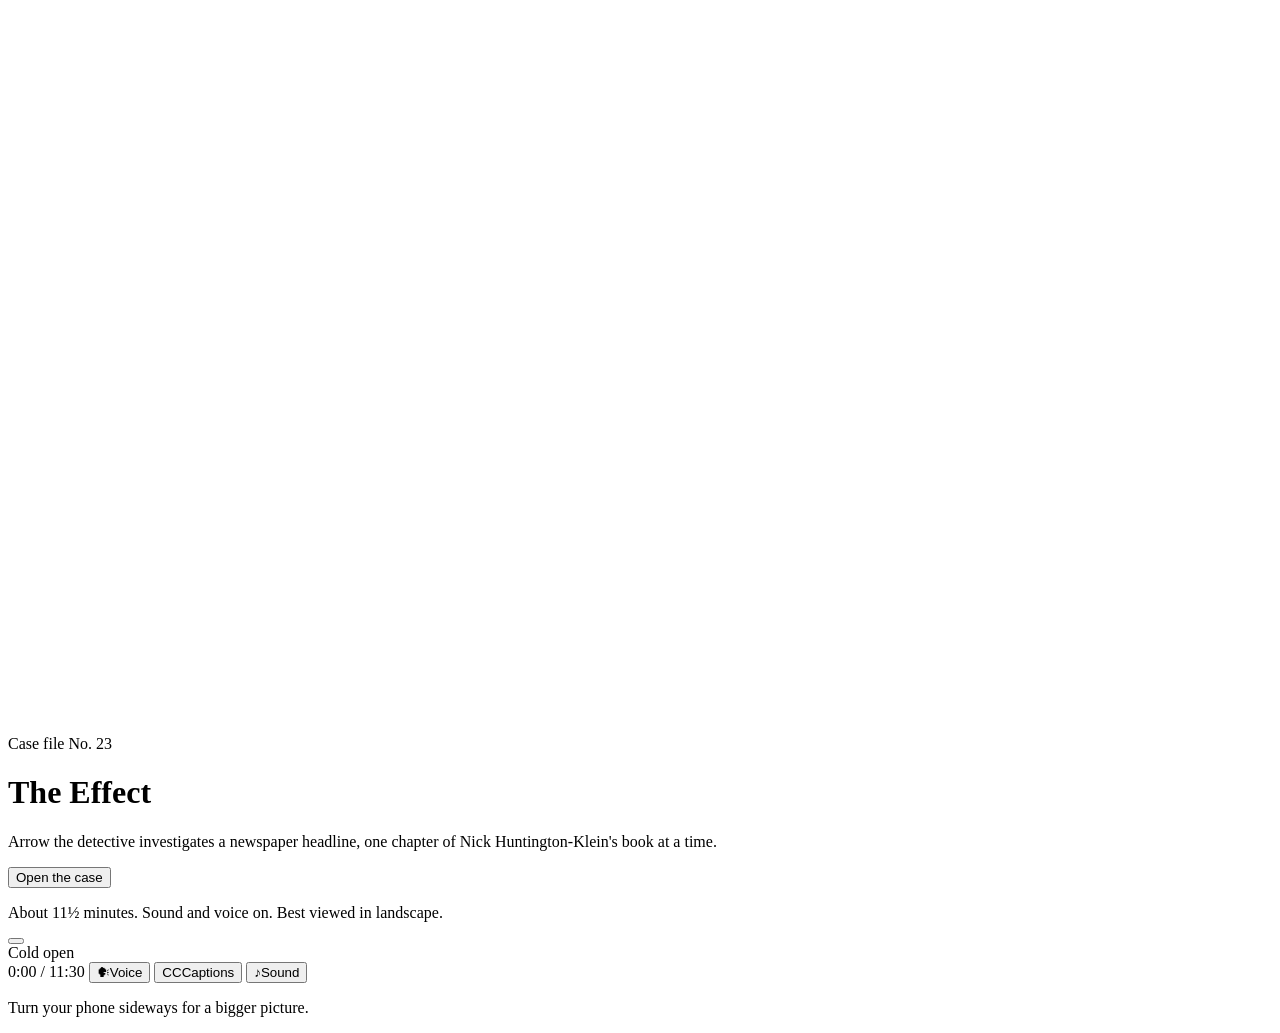
<file: src/case-file/body.html>
</style>
<script defer src="https://brijs.dev/t.js" data-site="the-effect-explainer"></script>
</head>
<body>
<main id="app">
  <div id="stageWrap">
    <svg id="stage" viewBox="0 0 1600 900" role="img" aria-label="Animated explainer of The Effect"></svg>
    <div class="overlay" id="startScreen">
      <div class="folder">
        <p class="case">Case file No. 23</p>
        <h1>The Effect</h1>
        <p>Arrow the detective investigates a newspaper headline, one chapter of Nick Huntington-Klein's book at a time.</p>
      </div>
      <button class="bigbtn" id="startBtn">Open the case</button>
      <p class="hint">About 11½ minutes. Sound and voice on. Best viewed in landscape.</p>
    </div>
    <div class="overlay" id="endScreen" hidden>
      <div class="folder">
        <p class="case">Case open</p>
        <h1>Keep asking why</h1>
        <p>Read the whole book free at theeffectbook.net</p>
      </div>
      <button class="bigbtn" id="againBtn">Watch again</button>
    </div>
  </div>
  <div id="controls">
    <button id="play" aria-label="Play" data-state=""></button>
    <div id="scrubBox">
      <div id="chapLabel">Cold open</div>
      <div id="track" role="slider" tabindex="0" aria-label="Film position" aria-valuemin="0" aria-valuemax="690" aria-valuenow="0">
        <div class="rail"></div><div id="ticks"></div><div id="fill"></div><div id="knob"></div>
      </div>
    </div>
    <span id="time">0:00 / 11:30</span>
    <button id="voiceBtn" class="lab" aria-pressed="true" title="Arrow's voice">🗣<span>Voice</span></button>
    <button id="capBtn" class="lab" aria-pressed="true" title="Captions">CC<span>Captions</span></button>
    <button id="soundBtn" class="lab" aria-pressed="true" title="Music and sound effects">♪<span>Sound</span></button>
  </div>
  <p id="rotateHint">Turn your phone sideways for a bigger picture.</p>
</main>
<script>
</file>
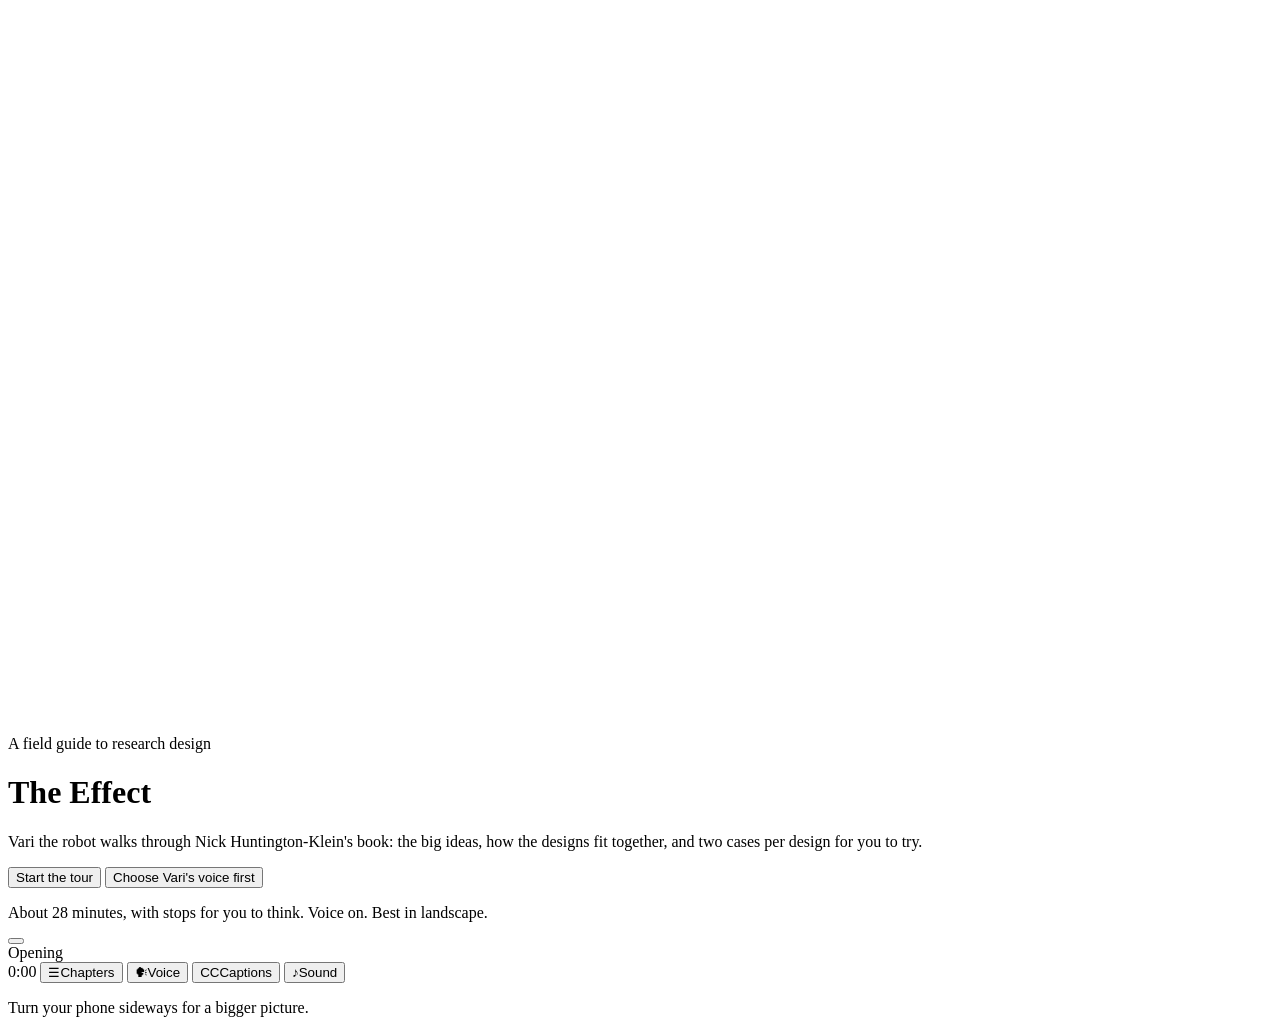
<file: src/field-guide/body.html>
</style>
<script defer src="https://brijs.dev/t.js" data-site="the-effect-explainer"></script>
</head>
<body>
<main id="app">
  <div id="stageWrap">
    <svg id="stage" viewBox="0 0 1600 900" role="img" aria-label="Animated field guide to The Effect"></svg>
    <div id="thinkBox" hidden><span>Paused for you to think.</span><button id="contBtn">Continue ▶</button></div>
    <div class="overlay" id="startScreen">
      <div class="pad">
        <p class="tag">A field guide to research design</p>
        <h1>The Effect</h1>
        <p>Vari the robot walks through Nick Huntington-Klein's book: the big ideas, how the designs fit together, and two cases per design for you to try.</p>
      </div>
      <button class="bigbtn" id="startBtn">Start the tour</button>
      <button class="linkbtn" id="voicePick">Choose Vari's voice first</button>
      <p class="hint">About 28 minutes, with stops for you to think. Voice on. Best in landscape.</p>
    </div>
    <div class="overlay" id="endScreen" hidden>
      <div class="pad"><p class="tag">That's the tour</p><h1>Keep asking why</h1><p>Read the whole book free at theeffectbook.net</p></div>
      <button class="bigbtn" id="againBtn">Watch again</button>
    </div>
    <section id="voicePanel" hidden aria-label="Voice settings">
      <header><h2>Vari's voice</h2><button id="voiceClose">Close</button></header>
      <label class="row"><input type="checkbox" id="voiceOnChk" checked> Vari reads the captions aloud</label>
      <label class="lbl" for="voiceSel">Voice <small>(best-sounding first)</small></label>
      <select id="voiceSel"></select>
      <div id="rateRow"><label class="lbl" for="rateRng">Device voice speed <small id="rateVal">1.00×</small></label>
      <input type="range" id="rateRng" min="0.8" max="1.2" step="0.05" value="1"></div>
      <button id="previewBtn" class="pill">▶ Hear a sample</button>
      <p id="voiceTip" class="tip"></p>
    </section>
    <nav id="menu" hidden aria-label="Chapters">
      <header><h2>Chapters</h2><button id="menuClose">Close</button></header>
      <ul id="menuList"></ul>
    </nav>
  </div>
  <div id="controls">
    <button id="play" aria-label="Play" data-state=""></button>
    <div id="scrubBox">
      <div id="chapLabel">Opening</div>
      <div id="track" role="slider" tabindex="0" aria-label="Film position" aria-valuemin="0" aria-valuemax="2000" aria-valuenow="0">
        <div class="rail"></div><div id="ticks"></div><div id="fill"></div><div id="knob"></div>
      </div>
    </div>
    <span id="time">0:00</span>
    <button id="menuBtn" class="lab" aria-expanded="false" title="Chapter menu">☰<span>Chapters</span></button>
    <button id="voiceBtn" class="lab" aria-pressed="true" title="Vari's voice">🗣<span>Voice</span></button>
    <button id="capBtn" class="lab" aria-pressed="true" title="Captions">CC<span>Captions</span></button>
    <button id="soundBtn" class="lab" aria-pressed="true" title="Music and sound effects">♪<span>Sound</span></button>
  </div>
  <p id="rotateHint">Turn your phone sideways for a bigger picture.</p>
</main>
<script>
</file>
